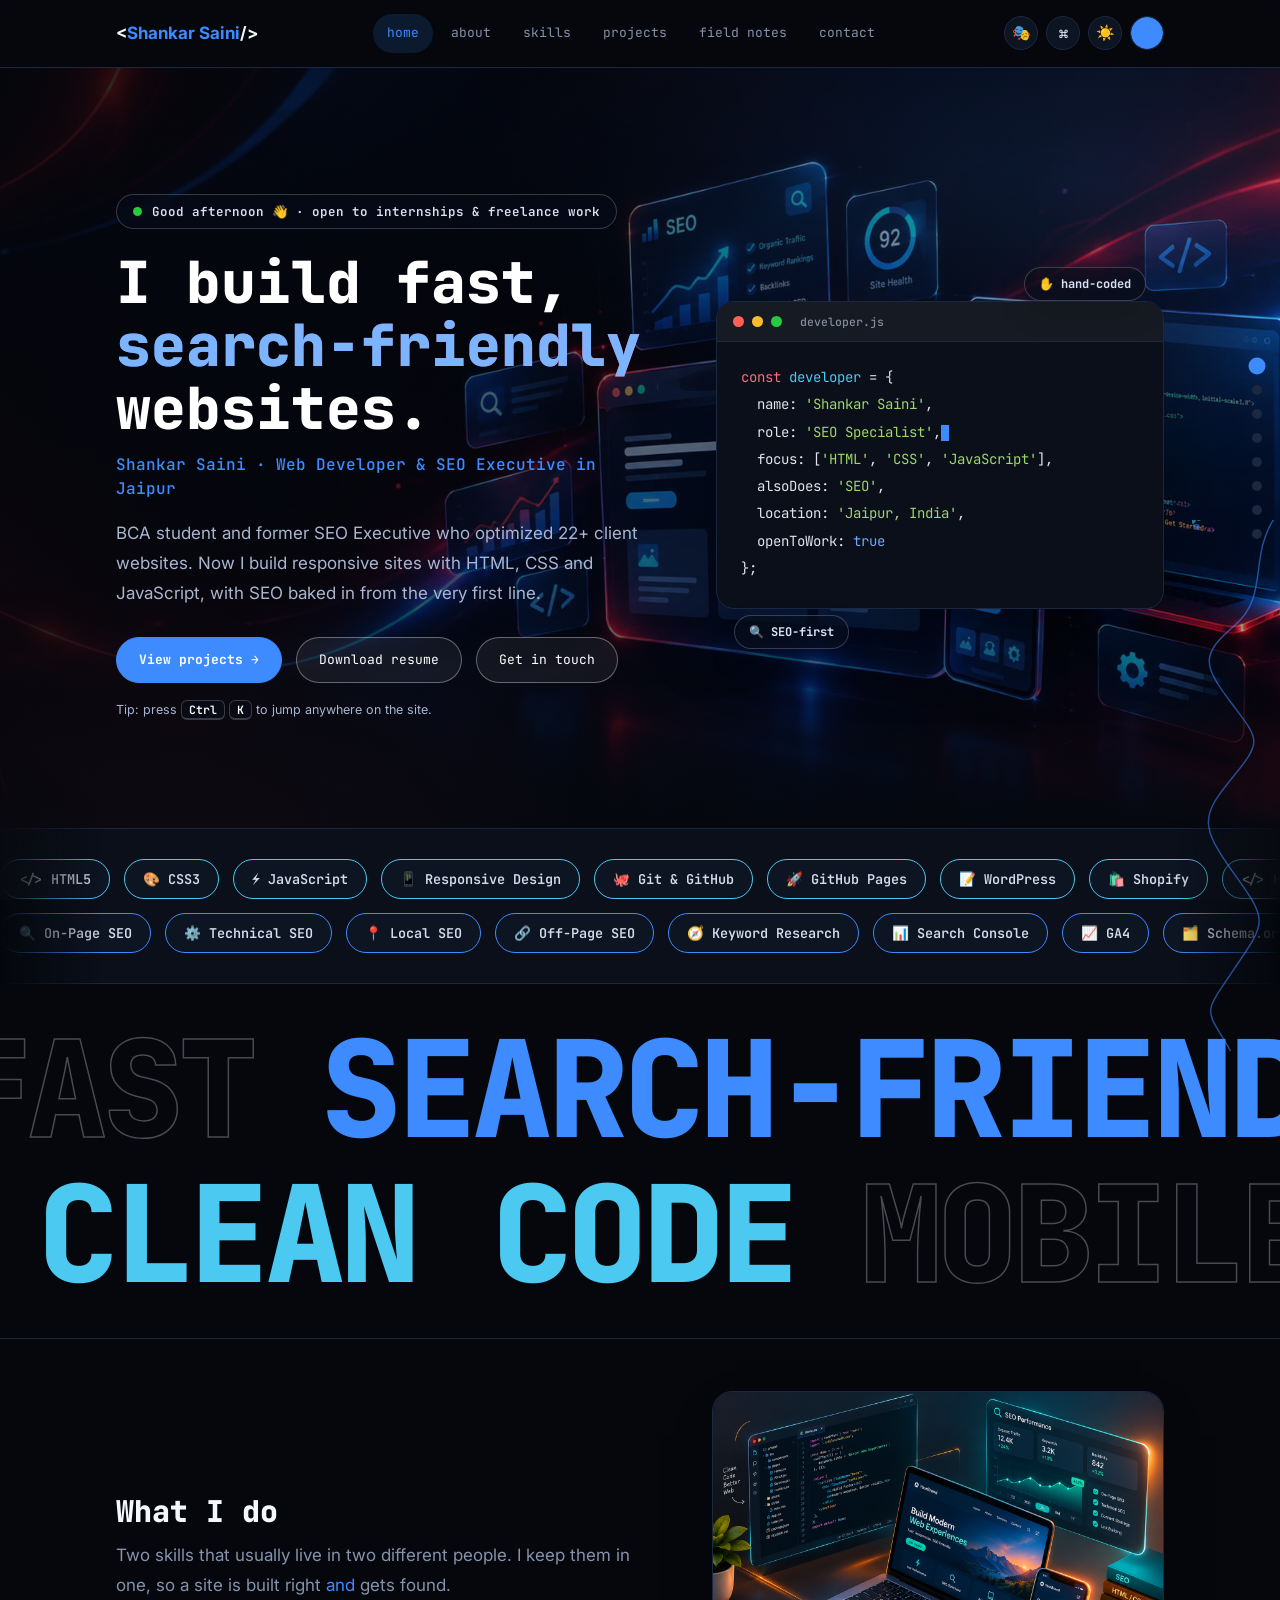
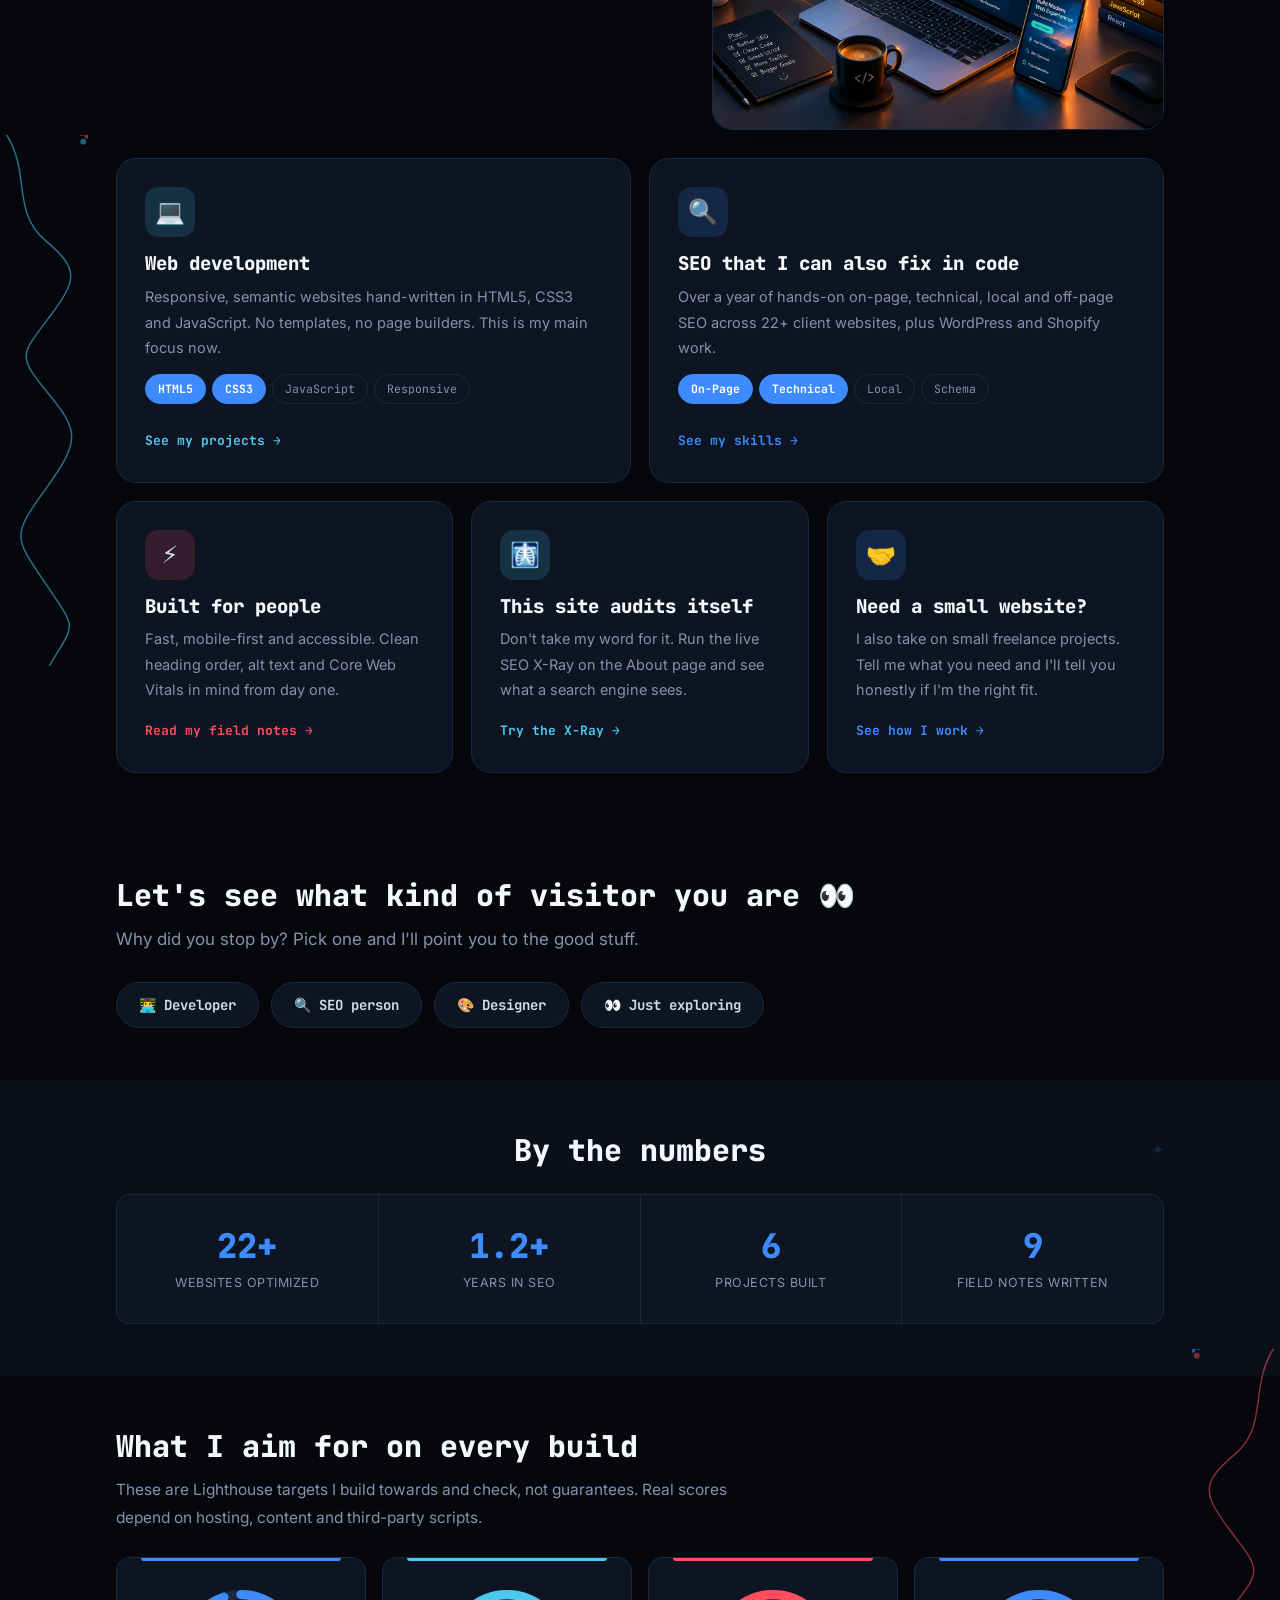
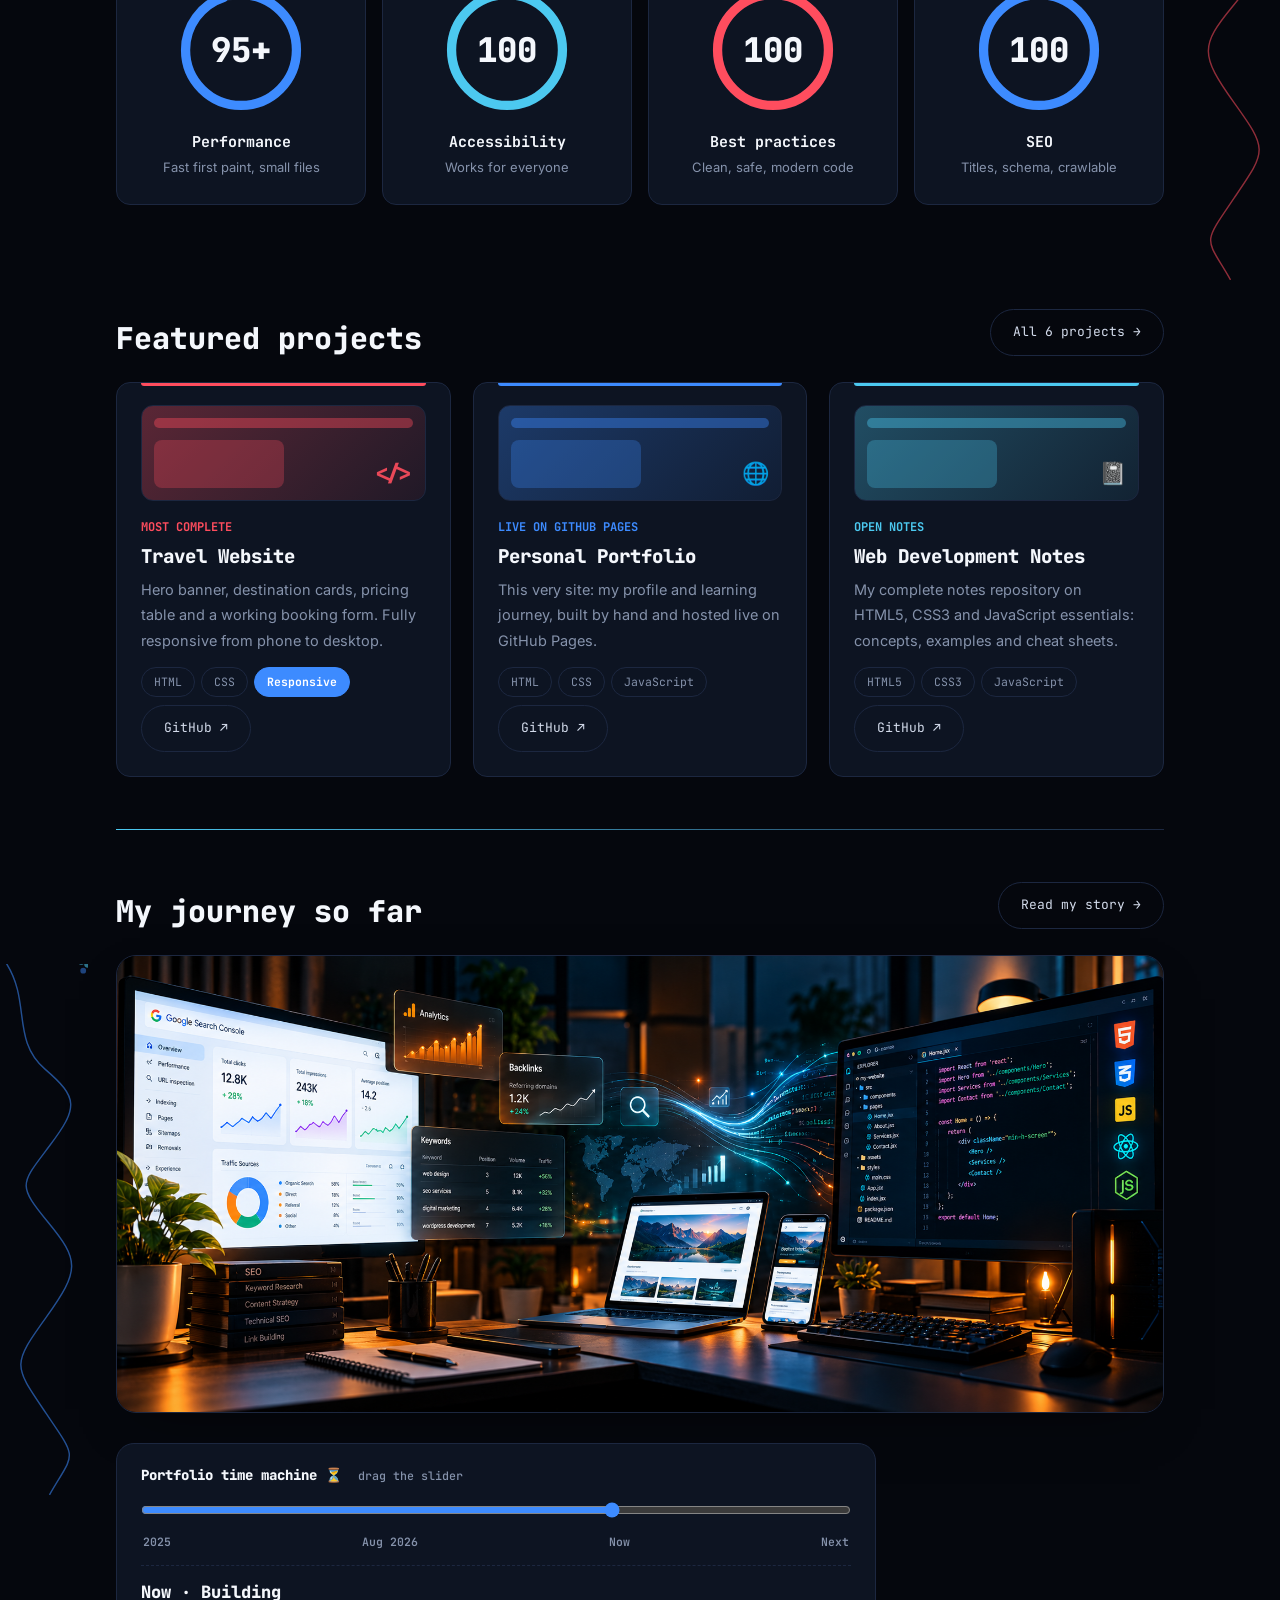
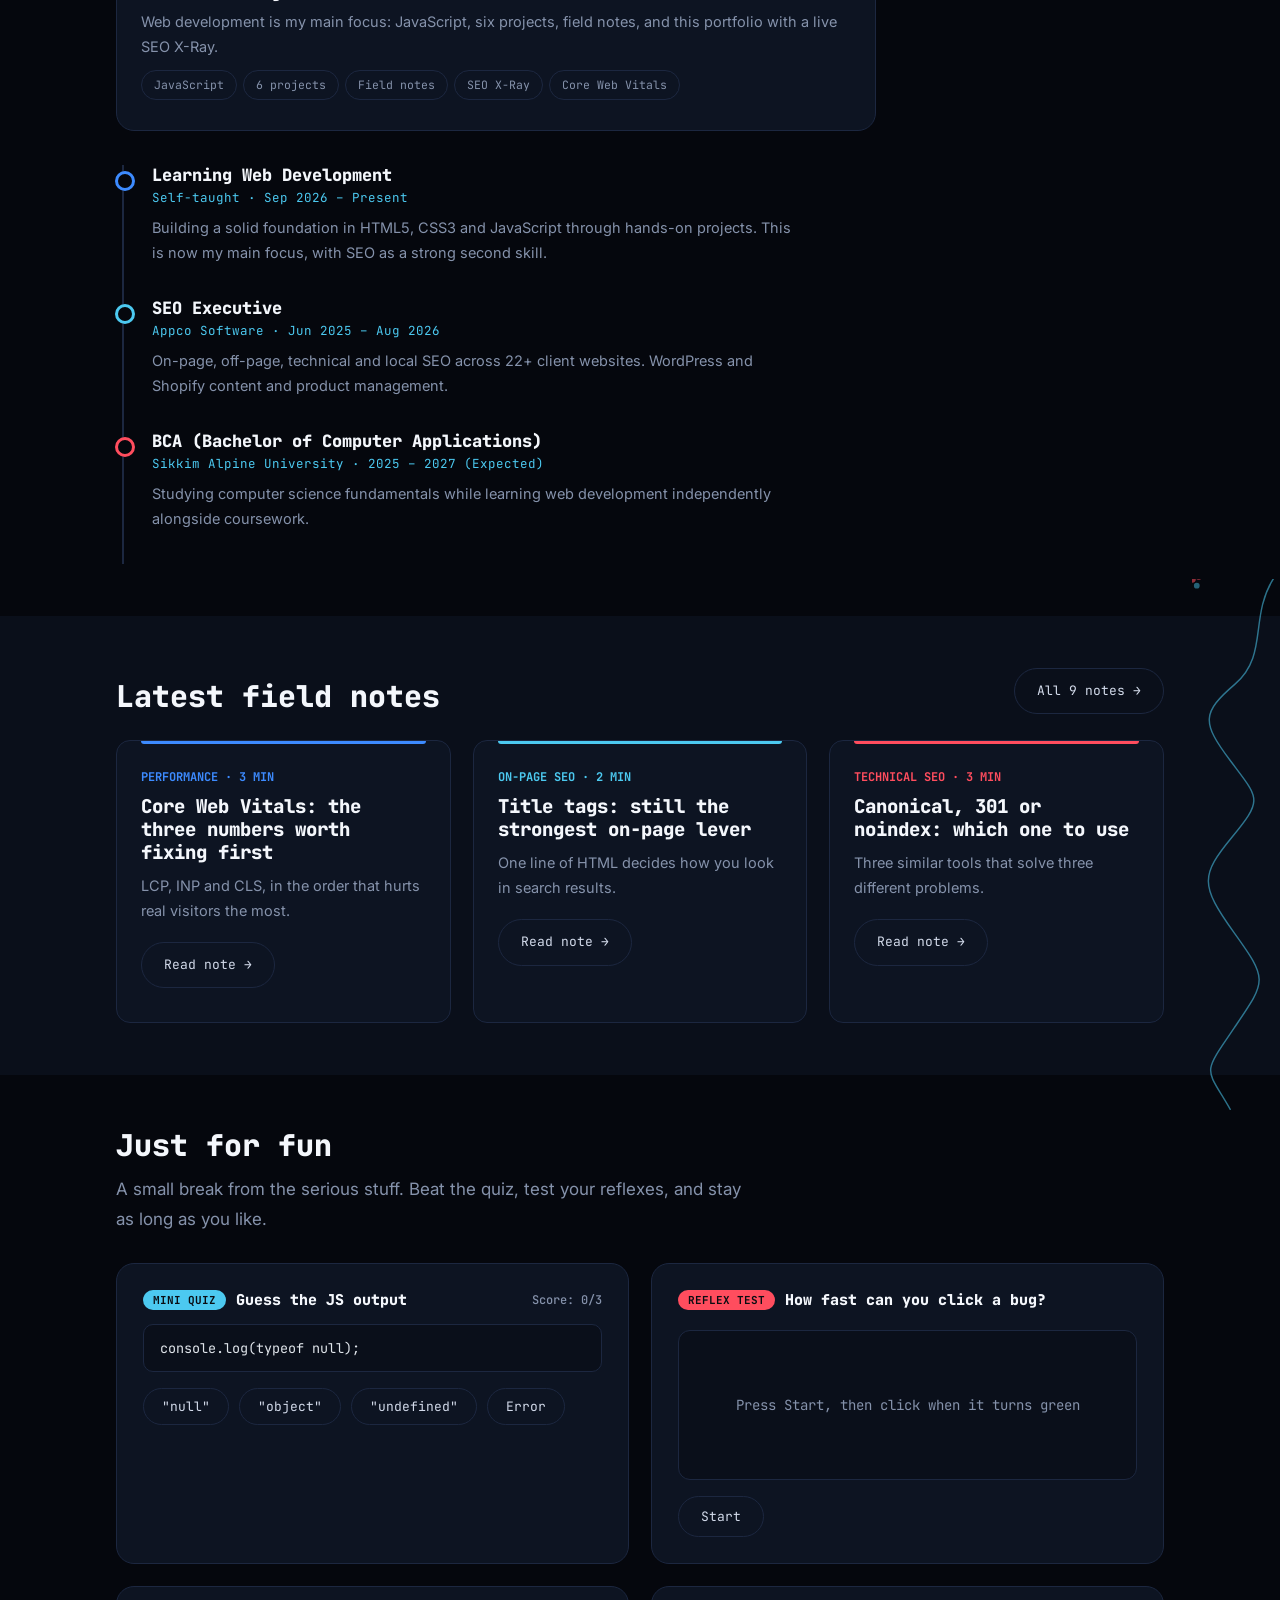
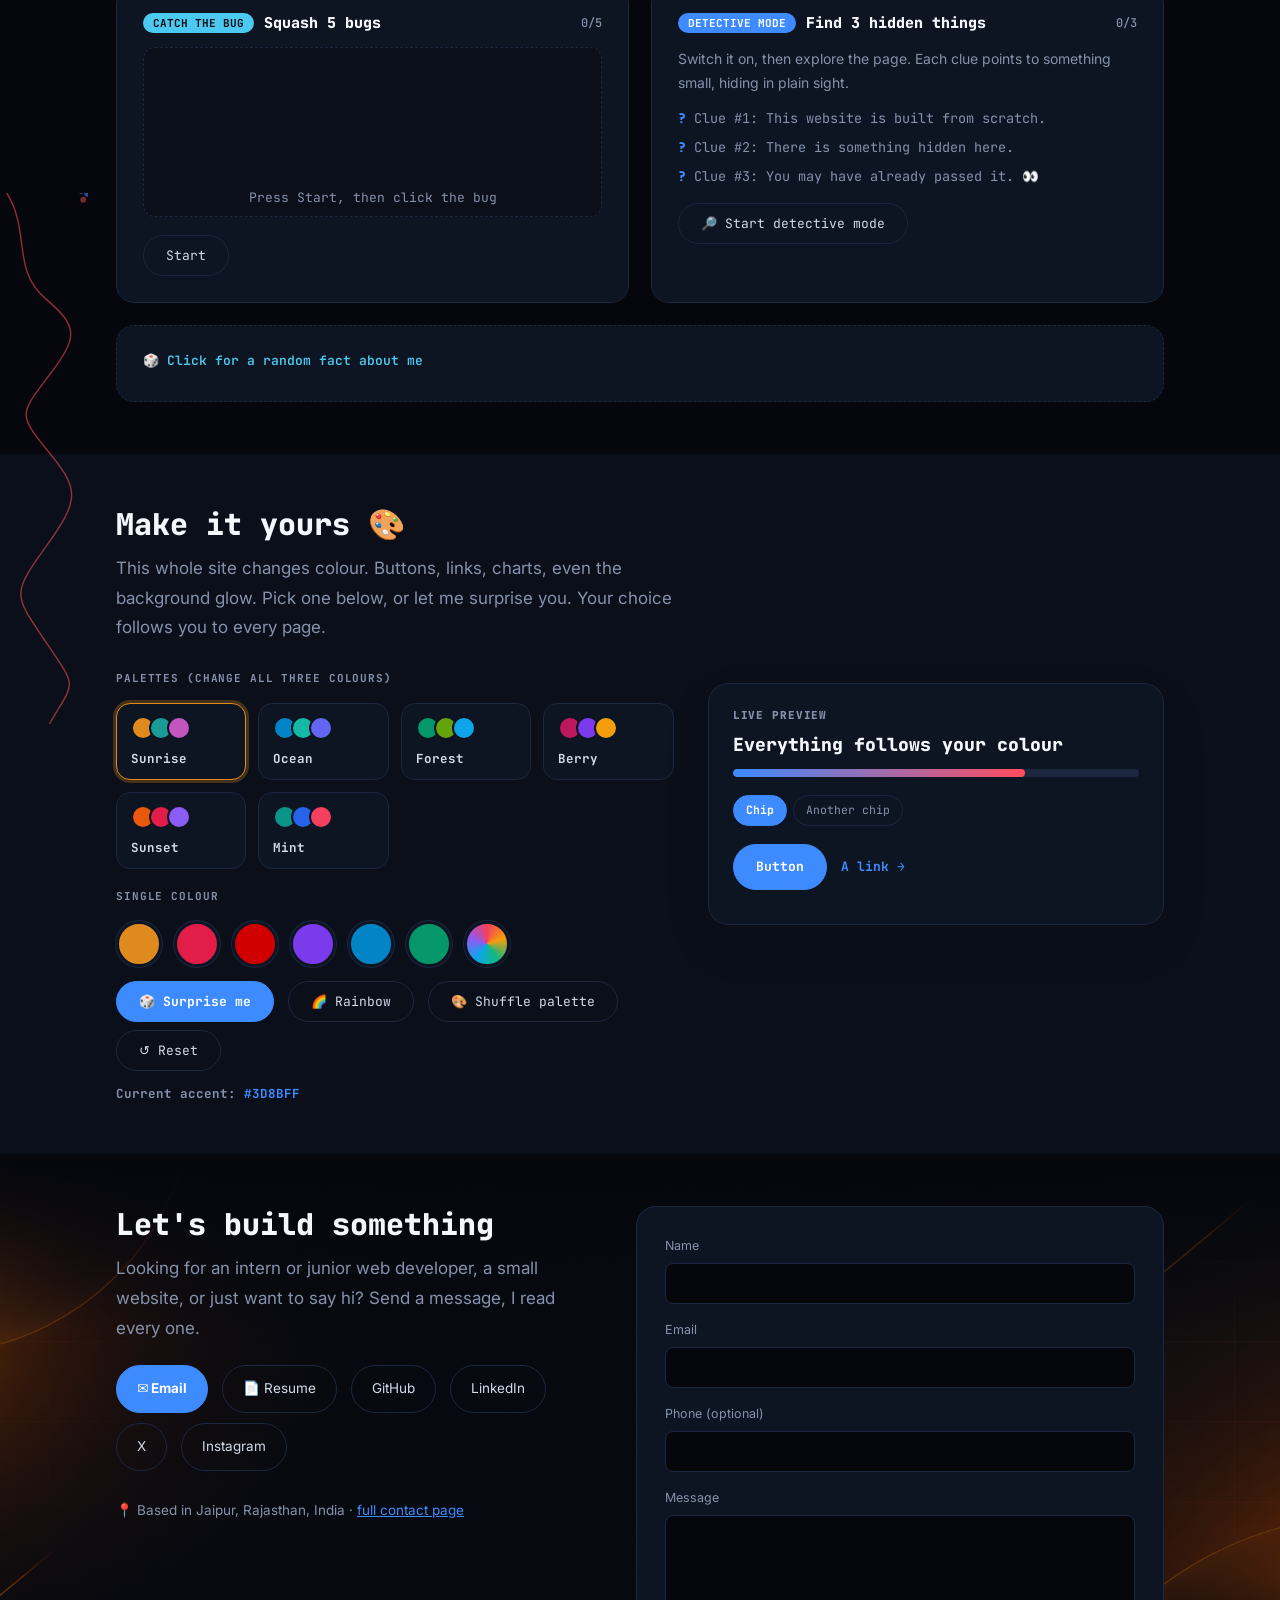
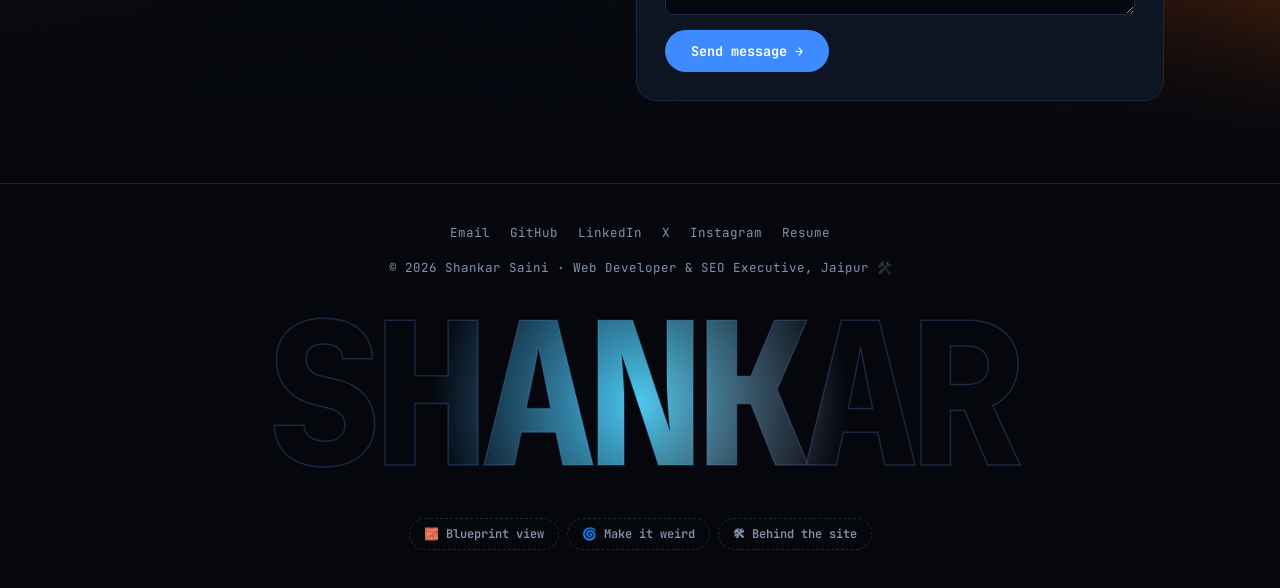
<file: index.html>
<!DOCTYPE html>
<html lang="en-IN">
<head>
<meta charset="UTF-8">
<meta name="viewport" content="width=device-width, initial-scale=1.0">

<!-- ============ SEO ============ -->
<title>Shankar Saini | Web Developer and SEO Executive in Jaipur</title>
<meta name="description" content="Shankar Saini, web developer and SEO Executive in Jaipur. I build fast, responsive websites with HTML, CSS and JavaScript, with SEO built in. See my work!">
<meta name="keywords" content="Shankar Saini, SEO Executive, Web Developer, Portfolio, HTML CSS JavaScript, Jaipur">
<meta name="author" content="Shankar Saini">
<meta name="publisher" content="Shankar Saini">
<meta name="robots" content="index, follow, max-image-preview:large, max-snippet:-1, max-video-preview:-1">
<meta name="theme-color" content="#f7f5f0" media="(prefers-color-scheme: light)">
<meta name="theme-color" content="#0b0e13" media="(prefers-color-scheme: dark)">
<meta name="color-scheme" content="light dark">
<link rel="canonical" href="https://shankar-saini.github.io/">
<link rel="alternate" hreflang="en-in" href="https://shankar-saini.github.io/">
<link rel="alternate" hreflang="x-default" href="https://shankar-saini.github.io/">

<!-- Open Graph -->
<meta property="og:type" content="website">
<meta property="og:site_name" content="Shankar Saini">
<meta property="og:locale" content="en_IN">
<meta property="og:url" content="https://shankar-saini.github.io/">
<meta property="og:title" content="Shankar Saini — BCA Student, SEO Executive and Web Developer">
<meta property="og:description" content="Personal portfolio of Shankar Saini, a BCA student and SEO Executive based in Jaipur. Explore my web development projects.">
<meta property="og:image" content="https://shankar-saini.github.io/shankar-saini-seo-web-developer.png">
<meta property="og:image:alt" content="Shankar Saini, web developer and SEO Executive from Jaipur">

<!-- Twitter / X -->
<meta name="twitter:card" content="summary_large_image">
<meta name="twitter:site" content="@shankar_saini_5">
<meta name="twitter:creator" content="@shankar_saini_5">
<meta name="twitter:url" content="https://shankar-saini.github.io/">
<meta name="twitter:title" content="Shankar Saini — BCA Student, SEO Executive and Web Developer">
<meta name="twitter:description" content="Personal portfolio of Shankar Saini, a BCA student and SEO Executive based in Jaipur. Explore my web development projects.">
<meta name="twitter:image" content="https://shankar-saini.github.io/shankar-saini-seo-web-developer.png">

<meta name="application-name" content="Shankar Saini">
<meta name="format-detection" content="telephone=no">
<meta name="geo.region" content="IN-RJ">
<meta name="geo.placename" content="Jaipur">

<link rel="icon" type="image/png" sizes="512x512" href="favicon.png">
<link rel="icon" type="image/png" sizes="48x48" href="favicon-48.png">
<link rel="apple-touch-icon" href="favicon.png">
<link rel="manifest" href="site.webmanifest">
<link rel="sitemap" type="application/xml" title="Sitemap" href="sitemap.xml">
<link rel="alternate" type="application/rss+xml" title="Shankar Saini | Field Notes" href="feed.xml">
<link rel="preconnect" href="https://fonts.googleapis.com"><link rel="preconnect" href="https://fonts.gstatic.com" crossorigin>
<link href="https://fonts.googleapis.com/css2?family=JetBrains+Mono:wght@400;500;700;800&family=Inter:wght@400;500;600;700&display=swap" rel="stylesheet">
<link rel="preload" as="image" href="banner-2.jpg" media="(min-width:769px)" fetchpriority="high">
<link rel="stylesheet" href="site.css">

<script>try{var d=document.documentElement;if(localStorage.getItem('theme')!=='light')d.dataset.theme='dark';if(sessionStorage.getItem('splash')||matchMedia('(prefers-reduced-motion: reduce)').matches)d.classList.add('nosplash')}catch(e){}</script>

<!-- Google tag (gtag.js) -->
<script async src="https://www.googletagmanager.com/gtag/js?id=G-Q1R4DN3MT4"></script>
<script>
  window.dataLayer = window.dataLayer || [];
  function gtag(){dataLayer.push(arguments);}
  gtag('js', new Date());
  gtag('config', 'G-Q1R4DN3MT4');
</script>

<!-- Structured data -->
<script type="application/ld+json">
{
"@context":"https://schema.org",
"@graph":[
{"@type":"WebSite","@id":"https://shankar-saini.github.io/#website","url":"https://shankar-saini.github.io/","name":"Shankar Saini","description":"Portfolio of Shankar Saini, web developer and SEO Executive in Jaipur.","inLanguage":"en-IN","publisher":{"@id":"https://shankar-saini.github.io/#person"}},
{"@type":"Person","@id":"https://shankar-saini.github.io/#person","name":"Shankar Saini","url":"https://shankar-saini.github.io/","image":"https://shankar-saini.github.io/shankar-saini-seo-web-developer.png","description":"Web developer and SEO Executive from Jaipur, India. BCA student building websites with HTML, CSS and JavaScript.","jobTitle":"Web Developer & SEO Executive","email":"mailto:shankarsaini8107@gmail.com","alumniOf":{"@type":"CollegeOrUniversity","name":"Sikkim Alpine University"},"address":{"@type":"PostalAddress","addressLocality":"Jaipur","addressRegion":"Rajasthan","addressCountry":"IN"},"sameAs":["https://www.linkedin.com/in/shankar-saini/","https://github.com/shankar-saini","https://www.instagram.com/shankar_saini.523/","https://x.com/shankar_saini_5"],"knowsAbout":["Web Development","HTML5","CSS3","JavaScript","Responsive Design","Search Engine Optimization","On-Page SEO","Technical SEO","Local SEO","WordPress","Shopify"]},
{"@type":"ProfilePage","@id":"https://shankar-saini.github.io/#page","url":"https://shankar-saini.github.io/","name":"Shankar Saini | Web Developer and SEO Executive in Jaipur","inLanguage":"en-IN","isPartOf":{"@id":"https://shankar-saini.github.io/#website"},"mainEntity":{"@id":"https://shankar-saini.github.io/#person"},"dateModified":"2026-10-01"},
{"@type":"ItemList","name":"Featured projects by Shankar Saini","itemListElement":[
{"@type":"ListItem","position":1,"item":{"@type":"SoftwareSourceCode","name":"Personal Portfolio","description":"This portfolio website, built with HTML, CSS and JavaScript and hosted on GitHub Pages.","programmingLanguage":["HTML","CSS","JavaScript"],"codeRepository":"https://github.com/shankar-saini/shankar-saini.github.io","author":{"@id":"https://shankar-saini.github.io/#person"}}},
{"@type":"ListItem","position":2,"item":{"@type":"SoftwareSourceCode","name":"Web Development Notes","description":"Notes repository on HTML5, CSS3 and JavaScript essentials with examples and cheat sheets.","programmingLanguage":["HTML","CSS","JavaScript"],"codeRepository":"https://github.com/shankar-saini/web-development-notes","author":{"@id":"https://shankar-saini.github.io/#person"}}}
]}
]
}
</script>

<noscript><style>.rv{opacity:1!important;translate:none!important}.splash,.orn,#kbtn{display:none!important}</style></noscript>

<link rel="stylesheet" href="/home.css?v=1">
<script>try{var P=JSON.parse(localStorage.getItem('palette')||'null'),H=/^#[0-9a-f]{6}$/i;if(P&&H.test(P.t)&&H.test(P.p)){var S=document.documentElement.style;S.setProperty('--teal',P.t);S.setProperty('--pink',P.p)}}catch(e){}</script>

</head>
<body>

<div class="splash" id="splash" aria-hidden="true">
  <div class="splash-logo">&lt;<b>Shankar Saini</b>/&gt;</div>
  <div class="splash-bar"><i></i></div>
</div>

<a class="skip" href="#main">Skip to content</a>
<div id="pg" aria-hidden="true"></div>

<header><div class="wrap bar">
<a class="logo" href="/" id="logo" aria-label="Shankar Saini, home">&lt;<b>Shankar Saini</b>/&gt;</a>
<button class="ico" id="mb" aria-label="Open menu" aria-expanded="false" aria-controls="nv">☰</button>
<nav id="nv" aria-label="Main">
<a href="/" class="on" aria-current="page">home</a><a href="/about">about</a><a href="/skills">skills</a>
<a href="/projects">projects</a><a href="/field-notes">field notes</a><a href="/contact">contact</a>
</nav>
<div class="ctl">
<button class="ico" id="kbtn" aria-label="Open quick navigation (Ctrl K)" title="Quick navigation (Ctrl+K)">⌘</button>
<button class="ico" id="th" aria-label="Toggle dark mode" title="Toggle theme">🌙</button>
<input type="color" id="cp" class="ico" value="#3d8bff" aria-label="Pick your accent color" title="Pick your accent color">
<div class="nudge-pop" id="nudge" role="status" hidden>
🎨 Psst! Tap this colour dot to repaint the whole site.<br>
<button type="button" id="nudgeGo">Surprise me</button><button type="button" class="x" id="nudgeX">got it</button>
</div>
</div>
</div></header>

<main id="main">

<!-- ===================== HERO ===================== -->
<section class="hero hero-home cine" aria-labelledby="page-title">
<div class="hero-media" id="heroMedia" aria-hidden="true">
<div class="hm-slides" id="hmSlides"></div>
<video class="hm-video" id="hmVideo" muted loop playsinline preload="none" data-src="hero-video.mp4"></video>
<div class="hm-shade"></div>
</div>
<div class="blob b1"></div><div class="blob b2"></div><div class="blob b3"></div>
<div class="wrap hgrid">
<div>
<p class="status rv"><button type="button" class="dt dt-dot" data-dt="3" aria-label="Hidden item: a green dot (for Detective mode)"></button><span><span id="greet">Hello</span> · open to internships &amp; freelance work</span></p>
<h1 id="page-title" class="rv">I build fast, <em>search-friendly</em> websites.
<span class="h1-sub">Shankar Saini · Web Developer &amp; SEO Executive in Jaipur</span></h1>
<p class="lead rv">BCA student and former SEO Executive who optimized 22+ client websites. Now I build responsive sites with HTML, CSS and JavaScript, with SEO baked in from the very first line.</p>
<div class="btn-row rv">
<a class="btn pri mag" href="/projects">View projects →</a>
<a class="btn mag" href="Shankar_Saini_Resume.pdf" download>Download resume</a>
<a class="btn mag" href="/contact">Get in touch</a>
</div>
<p class="hint rv">Tip: press <kbd>Ctrl</kbd> <kbd>K</kbd> to jump anywhere on the site.</p>
</div>

<div class="hwrap rv">
<span class="float-chip c1" aria-hidden="true">✋ hand-coded</span>
<div class="hterm tiltable" role="img" aria-label="Code card: Shankar Saini, web developer in Jaipur, focus on HTML, CSS and JavaScript, also does SEO, open to work">
<div class="hterm-bar"><i style="background:#ff5f56"></i><i style="background:#ffbd2e"></i><i style="background:#27c93f"></i><span>developer.js</span></div>
<div class="hterm-body">
<div><span class="k">const</span> <span class="f">developer</span> = {</div>
<div>&nbsp;&nbsp;name: <span class="s">'Shankar Saini'</span>,</div>
<div>&nbsp;&nbsp;role: <span id="role" class="s">'Web Developer'</span>,<span class="caret"></span></div>
<div>&nbsp;&nbsp;focus: [<span class="s">'HTML'</span>, <span class="s">'CSS'</span>, <span class="s">'JavaScript'</span>],</div>
<div>&nbsp;&nbsp;alsoDoes: <span class="s">'SEO'</span>,</div>
<div>&nbsp;&nbsp;location: <span class="s">'Jaipur, India'</span>,</div>
<div>&nbsp;&nbsp;openToWork: <span class="n">true</span></div>
<div>};</div>
</div>
</div>
<span class="float-chip c2" aria-hidden="true">🔍 SEO-first</span>
</div>
</div>
</section>

<!-- ===================== TICKER ===================== -->
<div class="tick-wrap" aria-label="Skills and tools">
<ul class="tick-row r1" aria-label="Web development skills">
<li class="tk b">&lt;/&gt; HTML5</li><li class="tk b">🎨 CSS3</li><li class="tk b">⚡ JavaScript</li><li class="tk b">📱 Responsive Design</li><li class="tk b">🐙 Git &amp; GitHub</li><li class="tk b">🚀 GitHub Pages</li><li class="tk b">📝 WordPress</li><li class="tk b">🛍️ Shopify</li>
<li class="tk b" aria-hidden="true">&lt;/&gt; HTML5</li><li class="tk b" aria-hidden="true">🎨 CSS3</li><li class="tk b" aria-hidden="true">⚡ JavaScript</li><li class="tk b" aria-hidden="true">📱 Responsive Design</li><li class="tk b" aria-hidden="true">🐙 Git &amp; GitHub</li><li class="tk b" aria-hidden="true">🚀 GitHub Pages</li><li class="tk b" aria-hidden="true">📝 WordPress</li><li class="tk b" aria-hidden="true">🛍️ Shopify</li>
</ul>
<ul class="tick-row r2" aria-label="SEO skills">
<li class="tk a">🔍 On-Page SEO</li><li class="tk a">⚙️ Technical SEO</li><li class="tk a">📍 Local SEO</li><li class="tk a">🔗 Off-Page SEO</li><li class="tk a">🧭 Keyword Research</li><li class="tk a">📊 Search Console</li><li class="tk a">📈 GA4</li><li class="tk a">🗂️ Schema.org</li>
<li class="tk a" aria-hidden="true">🔍 On-Page SEO</li><li class="tk a" aria-hidden="true">⚙️ Technical SEO</li><li class="tk a" aria-hidden="true">📍 Local SEO</li><li class="tk a" aria-hidden="true">🔗 Off-Page SEO</li><li class="tk a" aria-hidden="true">🧭 Keyword Research</li><li class="tk a" aria-hidden="true">📊 Search Console</li><li class="tk a" aria-hidden="true">📈 GA4</li><li class="tk a" aria-hidden="true">🗂️ Schema.org</li>
</ul>
</div>


<!-- ===================== BIG TEXT INTERLUDE ===================== -->
<section class="bigtxt" aria-hidden="true" id="bigtxt">
<div class="bt-track" data-dir="-1"><span>FAST</span><span class="f">SEARCH-FRIENDLY</span><span>ACCESSIBLE</span><span class="t">HAND-CODED</span><span>FAST</span><span class="f">SEARCH-FRIENDLY</span><span>ACCESSIBLE</span><span class="t">HAND-CODED</span></div>
<div class="bt-track" data-dir="1"><span class="t">CLEAN CODE</span><span>MOBILE-FIRST</span><span class="f">SEO BUILT IN</span><span>NO BLOAT</span><span class="t">CLEAN CODE</span><span>MOBILE-FIRST</span><span class="f">SEO BUILT IN</span><span>NO BLOAT</span></div>
</section>

<!-- ===================== WHAT I DO ===================== -->
<section class="sec" id="what" aria-labelledby="what-h"><div class="wrap">
<div class="wgrid"><div>
<h2 id="what-h" class="rv">What I do</h2>
<p class="lead rv">Two skills that usually live in two different people. I keep them in one, so a site is built right <em style="font-style:normal;color:var(--accent-ink)">and</em> gets found.</p>
</div>
<figure class="shot rv"><img src="what-i-do.png" width="1200" height="900" loading="lazy" decoding="async" alt="Illustration of web development, SEO and responsive design work on one screen"></figure></div>
<div class="bento" style="margin-top:28px">
<article class="bt spot w3 rv" style="--c:var(--teal)">
<div class="bt-i" aria-hidden="true">💻</div>
<h3>Web development</h3>
<p>Responsive, semantic websites hand-written in HTML5, CSS3 and JavaScript. No templates, no page builders. This is my main focus now.</p>
<div class="chips"><span class="chip hot">HTML5</span><span class="chip hot">CSS3</span><span class="chip">JavaScript</span><span class="chip">Responsive</span></div>
<a class="more" href="/projects">See my projects →</a>
</article>
<article class="bt spot w3 rv" style="--c:var(--accent)">
<div class="bt-i" aria-hidden="true">🔍</div>
<h3>SEO that I can also fix in code</h3>
<p>Over a year of hands-on on-page, technical, local and off-page SEO across 22+ client websites, plus WordPress and Shopify work.</p>
<div class="chips"><span class="chip hot">On-Page</span><span class="chip hot">Technical</span><span class="chip">Local</span><span class="chip">Schema</span></div>
<a class="more" href="/skills">See my skills →</a>
</article>
<article class="bt spot rv" style="--c:var(--pink)">
<div class="bt-i" aria-hidden="true">⚡</div>
<h3>Built for people</h3>
<p>Fast, mobile-first and accessible. Clean heading order, alt text and Core Web Vitals in mind from day one.</p>
<a class="more" href="/field-notes">Read my field notes →</a>
</article>
<article class="bt spot rv" style="--c:var(--teal)">
<div class="bt-i" aria-hidden="true">🩻</div>
<h3>This site audits itself</h3>
<p>Don't take my word for it. Run the live SEO X-Ray on the About page and see what a search engine sees.</p>
<a class="more" href="/about#xray-sec">Try the X-Ray →</a>
</article>
<article class="bt spot rv" style="--c:var(--accent)">
<div class="bt-i" aria-hidden="true">🤝</div>
<h3>Need a small website?</h3>
<p>I also take on small freelance projects. Tell me what you need and I'll tell you honestly if I'm the right fit.</p>
<a class="more" href="/web-development">See how I work →</a>
</article>
</div>
</div></section>

<!-- ===================== VISITOR TEST ===================== -->
<section class="sec" id="visitor" aria-labelledby="vis-h"><div class="wrap">
<h2 id="vis-h" class="rv">Let's see what kind of visitor you are 👀</h2>
<p class="lead rv">Why did you stop by? Pick one and I'll point you to the good stuff.</p>
<div class="vchoices rv" role="group" aria-label="Why did you visit?">
<button type="button" class="vc" data-k="dev" aria-pressed="false">👨‍💻 Developer</button>
<button type="button" class="vc" data-k="seo" aria-pressed="false">🔍 SEO person</button>
<button type="button" class="vc" data-k="design" aria-pressed="false">🎨 Designer</button>
<button type="button" class="vc" data-k="explore" aria-pressed="false">👀 Just exploring</button>
</div>
<div class="vres" id="vres" role="status" aria-live="polite" hidden>
<p class="vmsg" id="vmsg"></p>
<ol class="vpath" id="vpath"></ol>
</div>
</div></section>

<!-- ===================== NUMBERS ===================== -->
<aside class="mob-banner" aria-hidden="true"><img src="banner-1.jpg" width="1920" height="1080" loading="lazy" decoding="async" alt=""></aside>

<section class="sec" aria-labelledby="num-h" style="background:var(--bg2)"><div class="wrap" style="position:relative">
<button type="button" class="dt dt-spark" data-dt="2" aria-label="Hidden item: a sparkle (for Detective mode)">✦</button>
<h2 id="num-h" class="rv" style="text-align:center">By the numbers</h2>
<div class="stats rv">
<div class="stat"><b data-to="22" data-suf="+">22+</b><span>WEBSITES OPTIMIZED</span></div>
<div class="stat"><b data-to="1.2" data-suf="+" data-dec="1">1.2+</b><span>YEARS IN SEO</span></div>
<div class="stat"><b data-to="6">6</b><span>PROJECTS BUILT</span></div>
<div class="stat"><b data-to="9">9</b><span>FIELD NOTES WRITTEN</span></div>
</div>
</div></section>

<!-- ===================== QUALITY GOALS ===================== -->
<section class="sec" id="goals" aria-labelledby="goal-h"><div class="wrap">
<h2 id="goal-h" class="rv">What I aim for on every build</h2>
<p class="rv" style="color:var(--dim);max-width:640px;margin:-14px 0 26px">These are Lighthouse targets I build towards and check, not guarantees. Real scores depend on hosting, content and third-party scripts.</p>
<div class="rings">
<div class="card ring rv" style="--v:95;--c:var(--accent)"><div class="rg"><svg viewBox="0 0 100 100" aria-hidden="true"><circle class="bg" cx="50" cy="50" r="42"/><circle class="fg" cx="50" cy="50" r="42" pathLength="100"/></svg><b><span data-cnt="95">95</span>+</b></div><strong>Performance</strong><small>Fast first paint, small files</small></div>
<div class="card ring rv" style="--v:100;--c:var(--teal)"><div class="rg"><svg viewBox="0 0 100 100" aria-hidden="true"><circle class="bg" cx="50" cy="50" r="42"/><circle class="fg" cx="50" cy="50" r="42" pathLength="100"/></svg><b><span data-cnt="100">100</span></b></div><strong>Accessibility</strong><small>Works for everyone</small></div>
<div class="card ring rv" style="--v:100;--c:var(--pink)"><div class="rg"><svg viewBox="0 0 100 100" aria-hidden="true"><circle class="bg" cx="50" cy="50" r="42"/><circle class="fg" cx="50" cy="50" r="42" pathLength="100"/></svg><b><span data-cnt="100">100</span></b></div><strong>Best practices</strong><small>Clean, safe, modern code</small></div>
<div class="card ring rv" style="--v:100;--c:var(--accent)"><div class="rg"><svg viewBox="0 0 100 100" aria-hidden="true"><circle class="bg" cx="50" cy="50" r="42"/><circle class="fg" cx="50" cy="50" r="42" pathLength="100"/></svg><b><span data-cnt="100">100</span></b></div><strong>SEO</strong><small>Titles, schema, crawlable</small></div>
</div>
</div></section>

<!-- ===================== PROJECTS ===================== -->
<section class="sec" id="projects" aria-labelledby="proj-h"><div class="wrap">
<div class="sec-head rv">
<h2 id="proj-h">Featured projects</h2>
<a class="btn" href="/projects">All 6 projects →</a>
</div>
<div class="projects">
<article class="card proj spot rv" style="--c:var(--pink)">
<div class="mini-mock" aria-hidden="true"><span>&lt;/&gt;</span></div>
<div class="lvl">MOST COMPLETE</div><h3><a class="t-link" href="/projects#featured">Travel Website</a></h3>
<p>Hero banner, destination cards, pricing table and a working booking form. Fully responsive from phone to desktop.</p>
<div><span class="chip">HTML</span><span class="chip">CSS</span><span class="chip hot">Responsive</span></div>
<a class="btn go" href="#" data-repo aria-label="Travel Website code on GitHub (link coming soon)">GitHub ↗</a>
</article>
<article class="card proj spot rv" style="--c:var(--accent)">
<div class="mini-mock" aria-hidden="true"><span>🌐</span></div>
<div class="lvl">LIVE ON GITHUB PAGES</div><h3>Personal Portfolio</h3>
<p>This very site: my profile and learning journey, built by hand and hosted live on GitHub Pages.</p>
<div><span class="chip">HTML</span><span class="chip">CSS</span><span class="chip">JavaScript</span></div>
<a class="btn go" href="https://github.com/shankar-saini/shankar-saini.github.io" target="_blank" rel="noopener" aria-label="Personal Portfolio code on GitHub (opens in a new tab)">GitHub ↗</a>
</article>
<article class="card proj spot rv" style="--c:var(--teal)">
<div class="mini-mock" aria-hidden="true"><span>📓</span></div>
<div class="lvl">OPEN NOTES</div><h3>Web Development Notes</h3>
<p>My complete notes repository on HTML5, CSS3 and JavaScript essentials: concepts, examples and cheat sheets.</p>
<div><span class="chip">HTML5</span><span class="chip">CSS3</span><span class="chip">JavaScript</span></div>
<a class="btn go" href="https://github.com/shankar-saini/web-development-notes" target="_blank" rel="noopener" aria-label="Web Development Notes on GitHub (opens in a new tab)">GitHub ↗</a>
</article>
</div>
</div></section>

<div class="divider"><div class="divider-line rv" style="--c:var(--teal)"></div></div>

<!-- ===================== JOURNEY ===================== -->
<section class="sec" id="journey" aria-labelledby="jr-h"><div class="wrap">
<div class="sec-head rv">
<h2 id="jr-h">My journey so far</h2>
<a class="btn" href="/about">Read my story →</a>
</div>
<figure class="strip rv"><img src="journey.png" width="1600" height="700" loading="lazy" decoding="async" alt="From SEO dashboards to a code editor: the shift from SEO work to web development"></figure>
<div class="tm rv">
<p class="tm-l" id="tm-h">Portfolio time machine ⏳ <small>drag the slider</small></p>
<input type="range" id="tm" min="0" max="3" step="1" value="2" aria-labelledby="tm-h" aria-valuetext="Now · Building">
<div class="tm-ticks" aria-hidden="true"><span>2025</span><span>Aug 2026</span><span>Now</span><span>Next</span></div>
<div id="tmc" aria-live="polite"></div>
</div>
<div class="tl">
<div class="rv" style="--c:var(--accent)"><h3>Learning Web Development</h3><div class="when">Self-taught · Sep 2026 – Present</div><p>Building a solid foundation in HTML5, CSS3 and JavaScript through hands-on projects. This is now my main focus, with SEO as a strong second skill.</p></div>
<div class="rv" style="--c:var(--teal)"><h3>SEO Executive</h3><div class="when">Appco Software · Jun 2025 – Aug 2026</div><p>On-page, off-page, technical and local SEO across 22+ client websites. WordPress and Shopify content and product management.</p></div>
<div class="rv" style="--c:var(--pink)"><h3>BCA (Bachelor of Computer Applications)</h3><div class="when">Sikkim Alpine University · 2025 – 2027 (Expected)</div><p>Studying computer science fundamentals while learning web development independently alongside coursework.</p></div>
</div>
</div></section>

<!-- ===================== FIELD NOTES ===================== -->
<section class="sec" id="notes" aria-labelledby="fn-h" style="background:var(--bg2)"><div class="wrap">
<div class="sec-head rv">
<h2 id="fn-h">Latest field notes</h2>
<a class="btn" href="/field-notes">All 9 notes →</a>
</div>
<div class="grid">
<article class="card note-card spot rv" style="--c:var(--accent)"><div class="lvl">PERFORMANCE · 3 MIN</div><h3>Core Web Vitals: the three numbers worth fixing first</h3><p>LCP, INP and CLS, in the order that hurts real visitors the most.</p><a class="btn go" href="/field-notes#core-web-vitals">Read note →</a></article>
<article class="card note-card spot rv" style="--c:var(--teal)"><div class="lvl">ON-PAGE SEO · 2 MIN</div><h3>Title tags: still the strongest on-page lever</h3><p>One line of HTML decides how you look in search results.</p><a class="btn go" href="/field-notes#title-tags">Read note →</a></article>
<article class="card note-card spot rv" style="--c:var(--pink)"><div class="lvl">TECHNICAL SEO · 3 MIN</div><h3>Canonical, 301 or noindex: which one to use</h3><p>Three similar tools that solve three different problems.</p><a class="btn go" href="/field-notes#canonical-vs-redirect">Read note →</a></article>
</div>
</div></section>

<!-- ===================== JUST FOR FUN ===================== -->
<section class="sec" id="fun" aria-labelledby="fun-h"><div class="wrap">
<h2 id="fun-h" class="rv">Just for fun</h2>
<p class="lead rv">A small break from the serious stuff. Beat the quiz, test your reflexes, and stay as long as you like.</p>
<div class="fun-grid" style="margin-top:28px">

<div class="fun-card rv">
<div class="fun-top"><span class="badge">MINI QUIZ</span><h3>Guess the JS output</h3><span class="fun-score" id="qScore">Score: 0/3</span></div>
<div class="quiz-code" id="qCode">console.log(typeof null);</div>
<div class="quiz-options" id="qOpts"></div>
<div class="quiz-result" id="qRes" aria-live="polite"></div>
<button class="btn" id="qNext" type="button" hidden>Next question →</button>
</div>

<div class="fun-card rv">
<div class="fun-top"><span class="badge p">REFLEX TEST</span><h3>How fast can you click a bug?</h3><span class="fun-score" id="rBest"></span></div>
<div class="reflex-box" id="rBox" role="button" tabindex="0" aria-label="Reflex area"><span id="rText">Press Start, then click when it turns green</span></div>
<button class="btn" id="rBtn" type="button" style="margin-top:0">Start</button>
</div>

<div class="fun-card rv">
<div class="fun-top"><span class="badge">CATCH THE BUG</span><h3>Squash 5 bugs</h3><span class="fun-score" id="bScore">0/5</span></div>
<div class="arena" id="arena"><button class="bug" id="bug" type="button" aria-label="A bug. Click it!" hidden>🐛</button><span class="arena-msg" id="bMsg">Press Start, then click the bug</span></div>
<button class="btn" id="bBtn" type="button">Start</button>
</div>

<div class="fun-card rv" id="dcard">
<div class="fun-top"><span class="badge a">DETECTIVE MODE</span><h3>Find 3 hidden things</h3><span class="fun-score" id="dScore">0/3</span></div>
<p style="color:var(--dim);font-size:14px;margin-bottom:12px">Switch it on, then explore the page. Each clue points to something small, hiding in plain sight.</p>
<ul class="d-list" id="dList"></ul>
<button class="btn" id="dBtn" type="button">🔎 Start detective mode</button>
</div>

<button class="fun-card fact rv" id="fact" type="button">
<span class="fact-l">🎲 Click for a random fact about me</span>
<span class="fact-t" id="factT" aria-live="polite"></span>
</button>
</div>
</div></section>

<!-- ===================== COLOUR LAB ===================== -->
<section class="sec" id="colorlab" aria-labelledby="lab-h" style="background:var(--bg2)"><div class="wrap">
<div class="lab">
<div>
<h2 id="lab-h" class="rv">Make it yours 🎨</h2>
<p class="lead rv">This whole site changes colour. Buttons, links, charts, even the background glow. Pick one below, or let me surprise you. Your choice follows you to every page.</p>
<p class="lab-sub rv">Palettes (change all three colours)</p>
<div class="pals rv" role="group" aria-label="Colour palettes" id="pals">
<button class="pal" type="button" data-n="Sunrise" data-a="#e08a1e" data-t="#1a9c95" data-p="#c454c0" style="--a:#e08a1e;--t:#1a9c95;--p:#c454c0" aria-pressed="false"><span class="pd"><i></i><i></i><i></i></span>Sunrise</button>
<button class="pal" type="button" data-n="Ocean" data-a="#0284c7" data-t="#14b8a6" data-p="#6366f1" style="--a:#0284c7;--t:#14b8a6;--p:#6366f1" aria-pressed="false"><span class="pd"><i></i><i></i><i></i></span>Ocean</button>
<button class="pal" type="button" data-n="Forest" data-a="#059669" data-t="#65a30d" data-p="#0ea5e9" style="--a:#059669;--t:#65a30d;--p:#0ea5e9" aria-pressed="false"><span class="pd"><i></i><i></i><i></i></span>Forest</button>
<button class="pal" type="button" data-n="Berry" data-a="#be185d" data-t="#7c3aed" data-p="#f59e0b" style="--a:#be185d;--t:#7c3aed;--p:#f59e0b" aria-pressed="false"><span class="pd"><i></i><i></i><i></i></span>Berry</button>
<button class="pal" type="button" data-n="Sunset" data-a="#ea580c" data-t="#e11d48" data-p="#8b5cf6" style="--a:#ea580c;--t:#e11d48;--p:#8b5cf6" aria-pressed="false"><span class="pd"><i></i><i></i><i></i></span>Sunset</button>
<button class="pal" type="button" data-n="Mint" data-a="#0d9488" data-t="#2563eb" data-p="#f43f5e" style="--a:#0d9488;--t:#2563eb;--p:#f43f5e" aria-pressed="false"><span class="pd"><i></i><i></i><i></i></span>Mint</button>
</div>
<p class="lab-sub rv">Single colour</p>
<div class="swatches rv" role="group" aria-label="Accent colour presets" id="sws">
<button class="sw" type="button" data-c="#e08a1e" style="--s:#e08a1e" aria-label="Amber" aria-pressed="false"></button>
<button class="sw" type="button" data-c="#e11d48" style="--s:#e11d48" aria-label="Rose" aria-pressed="false"></button>
<button class="sw" type="button" data-c="#d10000" style="--s:#d10000" aria-label="Crimson" aria-pressed="false"></button>
<button class="sw" type="button" data-c="#7c3aed" style="--s:#7c3aed" aria-label="Violet" aria-pressed="false"></button>
<button class="sw" type="button" data-c="#0284c7" style="--s:#0284c7" aria-label="Ocean" aria-pressed="false"></button>
<button class="sw" type="button" data-c="#059669" style="--s:#059669" aria-label="Emerald" aria-pressed="false"></button>
<span class="sw sw-custom" title="Pick any colour"><input type="color" id="labColor" value="#3d8bff" aria-label="Pick a custom colour"></span>
</div>
<div class="lab-act rv">
<button class="btn pri" type="button" id="surprise">🎲 Surprise me</button>
<button class="btn" type="button" id="rainbow">🌈 Rainbow</button>
<button class="btn" type="button" id="shufflePal">🎨 Shuffle palette</button>
<button class="btn" type="button" id="resetC">↺ Reset</button>
<p class="hex">Current accent: <b id="hex">#3D8BFF</b></p>
</div>
</div>
<div class="preview rv" aria-hidden="true">
<div class="pv-t">Live preview</div>
<h3>Everything follows your colour</h3>
<div class="pv-bar"><i></i></div>
<span class="chip hot">Chip</span><span class="chip">Another chip</span><br>
<span class="btn pri" style="margin-top:10px">Button</span> <span class="pv-link">A link →</span>
</div>
</div>
</div></section>

<!-- ===================== CONTACT ===================== -->
<section class="sec" id="contact" aria-labelledby="ct-h"><div class="wrap cgrid">
<div>
<h2 id="ct-h" class="rv">Let's build something</h2>
<p class="lead rv" style="margin-bottom:22px">Looking for an intern or junior web developer, a small website, or just want to say hi? Send a message, I read every one.</p>
<div class="rv">
<a class="pill pri" href="mailto:shankarsaini8107@gmail.com">✉ Email</a>
<a class="pill" href="Shankar_Saini_Resume.pdf" download>📄 Resume</a>
<a class="pill" href="https://github.com/shankar-saini" target="_blank" rel="noopener me">GitHub</a>
<a class="pill" href="https://www.linkedin.com/in/shankar-saini/" target="_blank" rel="noopener me">LinkedIn</a>
<a class="pill" href="https://x.com/shankar_saini_5" target="_blank" rel="noopener me">X</a>
<a class="pill" href="https://www.instagram.com/shankar_saini.523/" target="_blank" rel="noopener me">Instagram</a>
</div>
<p style="color:var(--dim);font-size:13.5px;margin-top:18px">📍 Based in Jaipur, Rajasthan, India · <a href="/contact" style="color:var(--accent-ink);text-decoration:underline">full contact page</a></p>
</div>

<div class="cbox rv">
<form id="cf" action="https://formspree.io/f/xdeogvov" method="POST">
<input type="hidden" name="_subject" value="New message from shankar-saini.github.io (home)">
<div class="hp" aria-hidden="true"><label>Leave empty<input type="text" name="_gotcha" tabindex="-1" autocomplete="off"></label></div>
<div class="fg"><label for="name">Name</label><input type="text" id="name" name="name" required autocomplete="name" maxlength="80"></div>
<div class="fg"><label for="email">Email</label><input type="email" id="email" name="email" required autocomplete="email" maxlength="120"></div>
<div class="fg"><label for="phone">Phone (optional)</label><input type="tel" id="phone" name="phone_no" autocomplete="tel" maxlength="20"></div>
<div class="fg"><label for="msg">Message</label><textarea id="msg" name="msg" required minlength="10" maxlength="2000"></textarea></div>
<button type="submit" class="sub" id="send">Send message →</button>
<span class="formnote" id="fn" role="status" aria-live="polite">✓ Message sent. Thanks for reaching out!</span>
<p class="err" id="err" role="alert" hidden></p>
</form>
</div>
</div></section>

</main>

<footer><div class="wrap">
<p><a href="mailto:shankarsaini8107@gmail.com">Email</a><a href="https://github.com/shankar-saini" target="_blank" rel="noopener me">GitHub</a><a href="https://www.linkedin.com/in/shankar-saini/" target="_blank" rel="noopener me">LinkedIn</a><a href="https://x.com/shankar_saini_5" target="_blank" rel="noopener me">X</a><a href="https://www.instagram.com/shankar_saini.523/" target="_blank" rel="noopener me">Instagram</a><a href="Shankar_Saini_Resume.pdf" download>Resume</a></p>
<p style="margin-top:14px">© 2026 Shankar Saini · Web Developer &amp; SEO Executive, Jaipur<button type="button" class="dt dt-hammer" data-dt="1" aria-label="Hidden item: a tiny hammer (for Detective mode)">🛠️</button></p>
<div class="mega" id="mega" data-t="SHANKAR" aria-hidden="true">SHANKAR</div>
</div></footer>

<nav class="rail" id="rail" aria-label="Page sections"><a href="#top" data-l="Home" aria-label="Home" class="on"></a><a href="#what" data-l="What I do" aria-label="What I do"></a><a href="#goals" data-l="Goals" aria-label="Goals"></a><a href="#projects" data-l="Projects" aria-label="Projects"></a><a href="#journey" data-l="Journey" aria-label="Journey"></a><a href="#notes" data-l="Notes" aria-label="Notes"></a><a href="#fun" data-l="Fun" aria-label="Fun"></a><a href="#contact" data-l="Contact" aria-label="Contact"></a></nav>
<div id="sprog" aria-hidden="true"></div>

<!-- command palette -->
<div class="cmdk" id="cmdk" role="dialog" aria-modal="true" aria-label="Quick navigation" hidden>
<div class="cmdk-box">
<input id="cmdq" type="text" placeholder="Jump to a page or run an action…" autocomplete="off" aria-label="Search pages and actions">
<ul id="cmdl" role="listbox" aria-label="Results"></ul>
<p class="cmdk-foot">↑ ↓ to move · Enter to open · Esc to close</p>
</div>
</div>

<div class="toast" id="toast" role="status" aria-live="polite"></div>
<button class="totop" id="totop" type="button" aria-label="Back to top">↑</button>

<script defer>
(function(){
'use strict';
var root=document.documentElement;
function get(k){try{return localStorage.getItem(k)}catch(e){return null}}
function set(k,v){try{localStorage.setItem(k,v)}catch(e){}}
function sget(k){try{return sessionStorage.getItem(k)}catch(e){return null}}
function sset(k,v){try{sessionStorage.setItem(k,v)}catch(e){}}
function el(tag,cls,text){var e=document.createElement(tag);if(cls)e.className=cls;if(text!=null)e.textContent=text;return e}
function $(id){return document.getElementById(id)}
var reduce=matchMedia('(prefers-reduced-motion: reduce)').matches;
var fine=matchMedia('(hover:hover) and (pointer:fine)').matches;

/* ---------- toast + confetti ---------- */
var toastEl=$('toast'),toastT;
function toast(msg){toastEl.textContent=msg;toastEl.classList.add('show');clearTimeout(toastT);toastT=setTimeout(function(){toastEl.classList.remove('show')},2600)}
function boom(x,y){
if(reduce)return;
var cols=['var(--accent)','var(--teal)','var(--pink)','#ffbd2e','#27c93f'];
for(var i=0;i<34;i++){
var p=el('i','cf');p.style.left=x+'px';p.style.top=y+'px';p.style.background=cols[i%cols.length];document.body.appendChild(p);
var a=Math.random()*Math.PI*2,v=80+Math.random()*190,dx=Math.cos(a)*v,dy=Math.sin(a)*v-130;
var an=p.animate([{transform:'translate(0,0) rotate(0deg)',opacity:1},{transform:'translate('+dx+'px,'+(dy+280)+'px) rotate('+Math.round(Math.random()*720)+'deg)',opacity:0}],{duration:1200+Math.random()*600,easing:'cubic-bezier(.2,.7,.3,1)'});
an.onfinish=(function(n){return function(){n.remove()}})(p);
}}
function boomEl(e){var r=e.getBoundingClientRect();boom(r.left+r.width/2,r.top+r.height/2)}

/* ---------- accent colour engine ---------- */
var cp=$('cp'),DEF='#3d8bff',sws=[].slice.call(document.querySelectorAll('.sw[data-c]'));
function onAccent(c){var n=parseInt(c.slice(1),16),r=n>>16,g=(n>>8)&255,b=n&255;var L=(0.299*r+0.587*g+0.114*b)/255;root.style.setProperty('--on-accent',L>0.6?'#0a0d12':'#ffffff')}
var pals=[].slice.call(document.querySelectorAll('.pal'));
function curPal(){try{return JSON.parse(get('palette')||'null')}catch(e){return null}}
function syncSw(){
var c=cp.value.toLowerCase(),pr=curPal();
sws.forEach(function(b){b.setAttribute('aria-pressed',b.dataset.c.toLowerCase()===c)});
pals.forEach(function(b,i){var on=i===0?(!pr&&c===DEF):(!!pr&&pr.t.toLowerCase()===b.dataset.t&&c===b.dataset.a);b.setAttribute('aria-pressed',on)});
$('hex').textContent=c.toUpperCase();$('labColor').value=c;
}
function applyAccent(c,save){root.style.setProperty('--accent',c);onAccent(c);cp.value=c;if(save!==false)set('accentColor',c);syncSw()}
function resetAccent(){['--accent','--on-accent','--teal','--pink'].forEach(function(v){root.style.removeProperty(v)});try{localStorage.removeItem('accentColor');localStorage.removeItem('palette')}catch(e){}cp.value=DEF;syncSw()}
function applyPalette(b){
if(b.dataset.n==='Sunrise'){resetAccent();toast('🎨 Palette: Sunrise');return}
root.style.setProperty('--teal',b.dataset.t);root.style.setProperty('--pink',b.dataset.p);
set('palette',JSON.stringify({t:b.dataset.t,p:b.dataset.p}));
applyAccent(b.dataset.a);toast('🎨 Palette: '+b.dataset.n);
}
function shufflePalette(){var b=pals[1+Math.floor(Math.random()*(pals.length-1))];applyPalette(b)}
function hsl2hex(h,s,l){s/=100;l/=100;var a=s*Math.min(l,1-l);function f(n){var k=(n+h/30)%12;var c=l-a*Math.max(-1,Math.min(k-3,Math.min(9-k,1)));var x=Math.round(255*c).toString(16);return x.length<2?'0'+x:x}return '#'+f(0)+f(8)+f(4)}
function surprise(){applyAccent(hsl2hex(Math.floor(Math.random()*360),72,46));toast('🎨 New colour: '+cp.value.toUpperCase())}
var rb=null;
function rainbow(){
if(reduce){surprise();return}
if(rb)return;var h=Math.random()*360,n=0;
rb=setInterval(function(){h=(h+14)%360;applyAccent(hsl2hex(h,75,46),false);if(++n>40){clearInterval(rb);rb=null;set('accentColor',cp.value);toast('🌈 Kept: '+cp.value.toUpperCase())}},120);
}
var saved=get('accentColor');
if(saved&&/^#[0-9a-f]{6}$/i.test(saved)){root.style.setProperty('--accent',saved);onAccent(saved);cp.value=saved}
cp.addEventListener('input',function(e){applyAccent(e.target.value);hideNudge()});
sws.forEach(function(b){b.addEventListener('click',function(){applyAccent(b.dataset.c);hideNudge()})});
pals.forEach(function(b){b.addEventListener('click',function(){applyPalette(b);hideNudge()})});
(function(){var pr=curPal();if(pr&&/^#[0-9a-f]{6}$/i.test(pr.t)&&/^#[0-9a-f]{6}$/i.test(pr.p)){root.style.setProperty('--teal',pr.t);root.style.setProperty('--pink',pr.p)}})();
$('labColor').addEventListener('input',function(e){applyAccent(e.target.value)});
$('surprise').addEventListener('click',surprise);
$('rainbow').addEventListener('click',rainbow);
$('shufflePal').addEventListener('click',shufflePalette);
$('resetC').addEventListener('click',function(){resetAccent();toast('↺ Back to the original colour')});
syncSw();

/* ---------- colour nudge pop-up ---------- */
var nd=$('nudge');
function hideNudge(){
cp.classList.remove('pulse');
if(nd.hidden)return;
nd.classList.remove('show');setTimeout(function(){nd.hidden=true},400);sset('nudge','1');
}
if(!sget('nudge')&&!saved){
setTimeout(function(){
if(!nd.hidden||sget('nudge'))return;
nd.hidden=false;requestAnimationFrame(function(){requestAnimationFrame(function(){nd.classList.add('show')})});
if(!reduce)cp.classList.add('pulse');
setTimeout(hideNudge,11000);
},3800);
}
$('nudgeGo').addEventListener('click',function(){surprise();hideNudge()});
$('nudgeX').addEventListener('click',hideNudge);

/* ---------- theme, menu, progress, top ---------- */
var th=$('th');
function syncTh(){th.textContent=root.dataset.theme==='dark'?'☀️':'🌙'}syncTh();
th.onclick=function(){var d=root.dataset.theme==='dark';if(d)delete root.dataset.theme;else root.dataset.theme='dark';set('theme',d?'light':'dark');syncTh()};
var mb=$('mb'),nv=$('nv');
mb.onclick=function(){var o=nv.classList.toggle('open');mb.setAttribute('aria-expanded',o)};
var pg=$('pg'),tt=$('totop');
addEventListener('scroll',function(){var h=root.scrollHeight-innerHeight;pg.style.width=(h>0?scrollY/h*100:0)+'%';tt.classList.toggle('show',scrollY>600)},{passive:true});
tt.onclick=function(){scrollTo({top:0,behavior:reduce?'auto':'smooth'})};

/* ---------- reveal + counters ---------- */
var io=new IntersectionObserver(function(es){es.forEach(function(e){if(e.isIntersecting){e.target.classList.add('in');io.unobserve(e.target)}})},{threshold:.12});
document.querySelectorAll('.rv,.divider-line').forEach(function(x){io.observe(x)});
if(!reduce){
var cio=new IntersectionObserver(function(es){es.forEach(function(e){
if(!e.isIntersecting)return;cio.unobserve(e.target);
var t=e.target,to=parseFloat(t.dataset.to),dec=parseInt(t.dataset.dec||0,10),suf=t.dataset.suf||'',s=null;
function step(ts){if(!s)s=ts;var p=Math.min((ts-s)/1200,1),v=to*(1-Math.pow(1-p,3));t.textContent=v.toFixed(dec)+suf;if(p<1)requestAnimationFrame(step)}
requestAnimationFrame(step);
})},{threshold:.4});
document.querySelectorAll('.stat b').forEach(function(b){cio.observe(b)});
}

/* ---------- splash ---------- */
var sp=$('splash');
if(sp){
if(root.classList.contains('nosplash')){sp.remove()}
else{addEventListener('load',function(){setTimeout(function(){sp.classList.add('hide');sset('splash','1');setTimeout(function(){sp.remove()},700)},900)})}
}

/* ---------- greeting + role cycle ---------- */
var hr=new Date().getHours();
$('greet').textContent=hr<5?'Hello, night owl 🦉':hr<12?'Good morning ☀️':hr<17?'Good afternoon 👋':hr<21?'Good evening 🌆':'Hello, night owl 🦉';
var roles=['Web Developer','SEO Specialist','BCA Student','Problem Solver'],ri=0,roleEl=$('role');
if(!reduce){setInterval(function(){ri=(ri+1)%roles.length;roleEl.style.opacity=0;setTimeout(function(){roleEl.textContent="'"+roles[ri]+"'";roleEl.style.opacity=1},300)},2600)}

/* ---------- pointer effects ---------- */
document.addEventListener('pointermove',function(e){
var s=e.target.closest&&e.target.closest('.spot');if(!s)return;
var r=s.getBoundingClientRect();s.style.setProperty('--mx',(e.clientX-r.left)+'px');s.style.setProperty('--my',(e.clientY-r.top)+'px');
},{passive:true});
if(fine&&!reduce){
document.querySelectorAll('.tiltable').forEach(function(c){
c.addEventListener('mousemove',function(e){var r=c.getBoundingClientRect();var x=(e.clientX-r.left)/r.width-.5,y=(e.clientY-r.top)/r.height-.5;c.style.transform='perspective(900px) rotateY('+(x*8)+'deg) rotateX('+(-y*8)+'deg)'});
c.addEventListener('mouseleave',function(){c.style.transform=''});
});
document.querySelectorAll('.mag').forEach(function(b){
b.addEventListener('mousemove',function(e){var r=b.getBoundingClientRect();b.style.transform='translate('+((e.clientX-r.left-r.width/2)*.18)+'px,'+((e.clientY-r.top-r.height/2)*.28)+'px)'});
b.addEventListener('mouseleave',function(){b.style.transform=''});
});
/* custom cursor */
var dot=el('div','cursor-dot'),ring=el('div','cursor-ring');
document.body.appendChild(dot);document.body.appendChild(ring);
var mx=0,my=0,rx=0,ry=0;
addEventListener('mousemove',function(e){mx=e.clientX;my=e.clientY;dot.style.opacity=1;ring.style.opacity=1;dot.style.transform='translate('+mx+'px,'+my+'px) translate(-50%,-50%)'},{passive:true});
document.addEventListener('mouseover',function(e){var t=e.target.closest&&e.target.closest('a,button,.sw,.quiz-opt,.reflex-box,input');ring.classList.toggle('grow',!!t)});
(function loop(){rx+=(mx-rx)*.15;ry+=(my-ry)*.15;ring.style.transform='translate('+rx+'px,'+ry+'px) translate(-50%,-50%)';requestAnimationFrame(loop)})();
}

/* ---------- logo easter egg (5 quick clicks) ---------- */
var lc=0,lt;
$('logo').addEventListener('click',function(e){
e.preventDefault();scrollTo({top:0,behavior:reduce?'auto':'smooth'});
lc++;clearTimeout(lt);lt=setTimeout(function(){lc=0},1800);
if(lc>=5){lc=0;boom(innerWidth/2,120);setTimeout(function(){boom(innerWidth*.3,160)},180);setTimeout(function(){boom(innerWidth*.7,160)},320);toast('🎉 You found the secret! Thanks for poking around.')}
});

/* ---------- vines (wide screens only) ---------- */
function vines(){
if(reduce||innerWidth<1280)return;
var NS='http://www.w3.org/2000/svg',H=root.scrollHeight,cols=['--accent','--teal','--pink'];
var P='M85 0 C 60 40, 80 80, 45 110 S 10 150, 40 190 S 75 230, 42 270 S 8 320, 44 370 S 78 420, 44 470 S 14 510, 40 555';
var vio=new IntersectionObserver(function(es){es.forEach(function(e){if(e.isIntersecting){e.target.setAttribute('class',e.target.getAttribute('class')+' seen');vio.unobserve(e.target)}})},{threshold:.2});
for(var i=0;i<6;i++){
var svg=document.createElementNS(NS,'svg');
svg.setAttribute('viewBox','0 0 90 560');svg.setAttribute('class','vine '+(i%2?'l':'r'));svg.setAttribute('aria-hidden','true');
svg.style.top=Math.round(520+i*((H-1300)/6))+'px';
var path=document.createElementNS(NS,'path');path.setAttribute('d',P);path.setAttribute('class','vdraw');path.setAttribute('stroke','var('+cols[i%3]+')');svg.appendChild(path);
var g=document.createElementNS(NS,'g');g.setAttribute('class','vf');g.setAttribute('transform','translate(44,'+(190+(i%3)*120)+')');
var c0=document.createElementNS(NS,'circle');c0.setAttribute('r','4');c0.setAttribute('fill','var('+cols[(i+1)%3]+')');g.appendChild(c0);
[[-7,-2],[7,-2],[-5,7],[5,7]].forEach(function(p2,k){var c=document.createElementNS(NS,'circle');c.setAttribute('cx',p2[0]);c.setAttribute('cy',p2[1]);c.setAttribute('r','3');c.setAttribute('fill','var('+cols[(i+k)%3]+')');c.setAttribute('opacity','.85');g.appendChild(c)});
svg.appendChild(g);document.body.appendChild(svg);vio.observe(svg);
}}
addEventListener('load',vines);

/* ---------- mini quiz ---------- */
var QS=[
{c:"console.log(typeof null);",o:['"null"','"object"','"undefined"','Error'],a:1,n:'A famous JS quirk: typeof null has returned "object" since the first version of JS.'},
{c:"console.log(1 + '1');",o:['2',"'11'",'NaN','Error'],a:1,n:"JS turns the number into a string and joins them, giving '11'."},
{c:"console.log([] == false);",o:['true','false','Error','undefined'],a:0,n:'An empty array becomes an empty string, then 0, which loosely equals false.'}
];
var qi=0,score=0,answered=false,qCode=$('qCode'),qOpts=$('qOpts'),qRes=$('qRes'),qScore=$('qScore'),qNext=$('qNext');
function renderQ(){
var q=QS[qi];answered=false;qCode.textContent=q.c;qRes.textContent='';qNext.hidden=true;qOpts.textContent='';
q.o.forEach(function(t,i){var b=el('button','quiz-opt',t);b.type='button';b.dataset.ok=(i===q.a);b.addEventListener('click',function(){pick(b,q)});qOpts.appendChild(b)});
}
function pick(b,q){
if(answered)return;answered=true;
var ok=b.dataset.ok==='true';b.classList.add(ok?'correct':'wrong');if(ok)score++;
[].forEach.call(qOpts.children,function(o){o.disabled=true;if(o.dataset.ok==='true')o.classList.add('correct')});
qRes.textContent=(ok?'✓ Correct! ':'✗ Not quite. ')+q.n;
qScore.textContent='Score: '+score+'/'+QS.length;
if(qi<QS.length-1){qNext.textContent='Next question →';qNext.hidden=false}
else{
qRes.textContent+=' Quiz complete: '+score+'/'+QS.length+'.';
if(score===QS.length){boomEl(qScore);qRes.textContent+=' Perfect score! 🎉'}
qNext.textContent='Play again ↺';qNext.hidden=false;
}}
qNext.addEventListener('click',function(){
if(qi>=QS.length-1){qi=0;score=0;qScore.textContent='Score: 0/'+QS.length}else qi++;
renderQ();
});
renderQ();

/* ---------- reflex game ---------- */
var rBox=$('rBox'),rText=$('rText'),rBtn=$('rBtn'),rBestEl=$('rBest'),rState='idle',rTimer,rStart=0,best=parseInt(get('reflexBest')||'0',10);
function showBest(){rBestEl.textContent=best?'Best: '+best+'ms':''}showBest();
function rReady(){rState='idle'}
rBtn.addEventListener('click',function(){
if(rState==='waiting'||rState==='go')return;
rState='waiting';rBox.className='reflex-box armed';rText.textContent='Wait for green…';rBtn.textContent='Waiting…';rBtn.disabled=true;
rTimer=setTimeout(function(){rState='go';rBox.className='reflex-box go';rText.textContent='Click now!';rStart=performance.now()},1000+Math.random()*2500);
});
function rClick(){
if(rState==='waiting'){clearTimeout(rTimer);rBox.className='reflex-box result';rText.textContent='Too soon! Press Try again.';rState='result';rBtn.textContent='Try again';rBtn.disabled=false}
else if(rState==='go'){
var ms=Math.round(performance.now()-rStart);
var c=ms<250?'Lightning fast! ⚡':ms<400?'Nice reflexes! 👍':'Not bad, try again!';
rBox.className='reflex-box result';rText.textContent=ms+'ms · '+c;rState='result';rBtn.textContent='Try again';rBtn.disabled=false;
if(!best||ms<best){best=ms;set('reflexBest',String(ms));showBest()}
if(ms<250)boomEl(rBox);
}}
rBox.addEventListener('click',rClick);
rBox.addEventListener('keydown',function(e){if(e.key==='Enter'||e.key===' '){e.preventDefault();rClick()}});

/* ---------- random fact ---------- */
var FACTS=[
"I taught myself HTML and CSS mostly through free tutorials and lots of trial and error.",
"Working in SEO first taught me why fast, well-structured websites actually matter.",
"I built this entire portfolio by hand while learning web development.",
"JavaScript is the language I'm most excited (and challenged) to learn right now.",
"I'm based in Jaipur, the Pink City, and yes, it really is pink.",
"This site has a secret. Try clicking my logo five times, fast."
];
var fi=-1;
$('fact').addEventListener('click',function(){
var n;do{n=Math.floor(Math.random()*FACTS.length)}while(n===fi);fi=n;$('factT').textContent=FACTS[n];
});

/* ---------- command palette ---------- */
var cmdk=$('cmdk'),cmdq=$('cmdq'),cmdl=$('cmdl'),kbtn=$('kbtn'),items=[],sel=0;
function go(u){return function(){location.href=u}}
var CMDS=[
{l:'Go to Home',h:'page',r:function(){scrollTo({top:0,behavior:'smooth'})}},
{l:'Go to About',h:'page',r:go('/about')},
{l:'Go to Skills',h:'page',r:go('/skills')},
{l:'Go to Projects',h:'page',r:go('/projects')},
{l:'Go to Field notes',h:'page',r:go('/field-notes')},
{l:'Go to Web development services',h:'page',r:go('/web-development')},
{l:'Go to Contact',h:'page',r:go('/contact')},
{l:'Change my mood',h:'fun',r:function(){window.fxMoodMenu&&window.fxMoodMenu()}},
{l:'Run the SEO X-Ray',h:'about page',r:go('/about#xray-sec')},
{l:'Toggle dark mode',h:'action',r:function(){th.click()}},
{l:'Surprise me with a new colour',h:'action',r:surprise},
{l:'Shuffle colour palette',h:'action',r:shufflePalette},
{l:'Open the colour lab',h:'action',r:function(){$('colorlab').scrollIntoView({behavior:'smooth'})}},
{l:'Download resume',h:'action',r:function(){var a=el('a');a.href='Shankar_Saini_Resume.pdf';a.download='';document.body.appendChild(a);a.click();a.remove()}},
{l:'Email me',h:'action',r:function(){location.href='mailto:shankarsaini8107@gmail.com'}},
{l:'Open GitHub',h:'link',r:function(){window.open('https://github.com/shankar-saini','_blank','noopener')}},
{l:'Open LinkedIn',h:'link',r:function(){window.open('https://www.linkedin.com/in/shankar-saini/','_blank','noopener')}}
];
function setSel(i){sel=i;[].forEach.call(cmdl.children,function(li,j){li.setAttribute('aria-selected',j===i)});var li=cmdl.children[i];if(li&&li.scrollIntoView)li.scrollIntoView({block:'nearest'})}
function renderCmd(){
var q=cmdq.value.trim().toLowerCase();
items=CMDS.filter(function(c){return !q||(c.l+' '+c.h).toLowerCase().indexOf(q)>-1});
sel=0;cmdl.textContent='';
items.forEach(function(c,i){var li=el('li');li.setAttribute('role','option');li.setAttribute('aria-selected',i===0);li.appendChild(document.createTextNode(c.l));li.appendChild(el('small',null,c.h));li.addEventListener('click',function(){runCmd(c)});li.addEventListener('mousemove',function(){if(sel!==i)setSel(i)});cmdl.appendChild(li)});
if(!items.length){var e=el('li',null,'No match');e.style.cursor='default';cmdl.appendChild(e)}
}
function openCmd(){cmdk.hidden=false;cmdq.value='';renderCmd();cmdq.focus();document.body.style.overflow='hidden'}
function closeCmd(){cmdk.hidden=true;document.body.style.overflow=''}
function runCmd(c){closeCmd();c.r()}
kbtn.addEventListener('click',openCmd);
cmdq.addEventListener('input',renderCmd);
cmdk.addEventListener('click',function(e){if(e.target===cmdk)closeCmd()});
addEventListener('keydown',function(e){
if((e.ctrlKey||e.metaKey)&&e.key.toLowerCase()==='k'){e.preventDefault();cmdk.hidden?openCmd():closeCmd();return}
if(cmdk.hidden)return;
if(e.key==='Escape'){closeCmd();kbtn.focus()}
else if(e.key==='ArrowDown'){e.preventDefault();if(items.length)setSel((sel+1)%items.length)}
else if(e.key==='ArrowUp'){e.preventDefault();if(items.length)setSel((sel-1+items.length)%items.length)}
else if(e.key==='Enter'){e.preventDefault();if(items[sel])runCmd(items[sel])}
else if(e.key==='Tab'){e.preventDefault();cmdq.focus()}
});

/* ---------- contact form ---------- */
var f=$('cf'),send=$('send'),err=$('err'),fn=$('fn');
f.addEventListener('submit',function(e){
e.preventDefault();err.hidden=true;fn.classList.remove('show');
if(!f.checkValidity()){f.reportValidity();return}
var lab=send.textContent;send.textContent='Sending…';send.disabled=true;
fetch(f.action,{method:'POST',body:new FormData(f),headers:{'Accept':'application/json'}}).then(function(r){
if(r.ok){fn.classList.add('show');f.reset();boomEl(send)}
else{err.textContent='Something went wrong. Please use the email link instead.';err.hidden=false}
}).catch(function(){err.textContent='Network problem. Please check your connection or email me directly.';err.hidden=false}).then(function(){send.textContent=lab;send.disabled=false});
});

/* ---------- visitor test ---------- */
var VC={
dev:{m:"Okay, let's talk code. 👨‍💻",p:[["See the code behind this portfolio","https://github.com/shankar-saini/shankar-saini.github.io",true],["Projects I built by hand","/projects"],["Field note: don't hide content behind JavaScript","/field-notes#no-js-content"]]},
seo:{m:"Aha… finally someone who understands meta descriptions. 😌",p:[["Run the live SEO X-Ray on this site","/about#xray-sec"],["Field note: canonical, 301 or noindex","/field-notes#canonical-vs-redirect"],["My SEO skills, with proof","/skills"]]},
design:{m:"A designer! I'm a developer first, but I care a lot about how things feel. 🎨",p:[["Repaint this whole site in the colour lab","#colorlab"],["Flip between light and dark","fn:theme"],["The travel website build","/projects#featured"]]},
explore:{m:"Fair enough. Take a look around. 😄",p:[["Take the 30-second tour: my journey","#journey"],["Play a quick game","#fun"],["Surprise me with a field note","fn:note"]]}
};
var NOTES=['core-web-vitals','title-tags','meta-descriptions','canonical-vs-redirect','local-seo','schema-truth','no-js-content','cms-checks','images-speed'];
var vcs=[].slice.call(document.querySelectorAll('.vc')),vres=$('vres'),vmsg=$('vmsg'),vpath=$('vpath');
function goTo(sel){var t=document.querySelector(sel);if(t)t.scrollIntoView({behavior:reduce?'auto':'smooth',block:'start'})}
function stepItem(s){
var li=el('li'),node;
if(s[1]==='fn:theme'){node=el('button',null,s[0]);node.type='button';node.onclick=function(){th.click();toast('Switched. Easy on the eyes.')}}
else if(s[1]==='fn:note'){node=el('button',null,s[0]);node.type='button';node.onclick=function(){location.href='/field-notes#'+NOTES[Math.floor(Math.random()*NOTES.length)]}}
else if(s[1].charAt(0)==='#'){node=el('button',null,s[0]);node.type='button';node.onclick=function(){goTo(s[1])}}
else{node=el('a',null,s[0]);node.href=s[1];if(s[2]){node.target='_blank';node.rel='noopener'}}
li.appendChild(node);return li;
}
vcs.forEach(function(b){b.addEventListener('click',function(){
var c=VC[b.dataset.k];
vcs.forEach(function(x){x.setAttribute('aria-pressed',x===b)});
vmsg.textContent=c.m;vpath.textContent='';
c.p.forEach(function(s){vpath.appendChild(stepItem(s))});
vres.hidden=false;
})});

/* ---------- portfolio time machine ---------- */
var TM=[
{t:'2025 · SEO first',p:'Joined Appco Software as an SEO Executive in June 2025 and learned how search engines read websites.',c:['On-page SEO','Technical SEO','Local SEO','WordPress','Shopify']},
{t:'Aug 2026 · Looking at the code',p:'Wrapped up the SEO job after 22+ client websites, and turned my full attention to building websites.',c:['HTML5','CSS3','Hands-on projects']},
{t:'Now · Building',p:'Web development is my main focus: JavaScript, six projects, field notes, and this portfolio with a live SEO X-Ray.',c:['JavaScript','6 projects','Field notes','SEO X-Ray','Core Web Vitals']},
{t:'Next · The plan',p:'Goals, not promises: React, working with APIs, and growing towards full-stack, plus a Google certification.',c:['React','APIs','Full-stack','Google certification']}
];
var tmR=$('tm'),tmBox=$('tmc');
function paintTm(){
var s=TM[+tmR.value];tmR.setAttribute('aria-valuetext',s.t);tmBox.textContent='';
var card=el('div','tm-card');card.appendChild(el('h3',null,s.t));card.appendChild(el('p',null,s.p));
var cw=el('div');s.c.forEach(function(x){cw.appendChild(el('span','chip',x))});card.appendChild(cw);tmBox.appendChild(card);
}
tmR.addEventListener('input',paintTm);paintTm();

/* ---------- catch the bug ---------- */
var bS=0,bOn=false,bT,bug=$('bug'),arena=$('arena'),bMsg=$('bMsg'),bBtn=$('bBtn'),bScore=$('bScore');
function moveBug(){var mx=arena.clientWidth-bug.offsetWidth-6,my=arena.clientHeight-bug.offsetHeight-6;bug.style.left=Math.max(6,Math.random()*mx)+'px';bug.style.top=Math.max(6,Math.random()*my)+'px'}
function stopBug(){clearInterval(bT);bOn=false;bug.hidden=true}
bBtn.addEventListener('click',function(){
stopBug();bS=0;bScore.textContent='0/5';bOn=true;bug.hidden=false;bMsg.textContent='Squash 5 bugs!';moveBug();
bT=setInterval(moveBug,reduce?1500:950);bBtn.textContent='Restart';
});
bug.addEventListener('click',function(e){
if(!bOn)return;
bS++;bScore.textContent=bS+'/5';boom(e.clientX,e.clientY);
if(bS>=5){stopBug();bMsg.textContent='5 bugs squashed. QA approves. ✅';bBtn.textContent='Play again'}
else{clearInterval(bT);moveBug();bT=setInterval(moveBug,reduce?1500:950)}
});

/* ---------- detective mode ---------- */
var FOUND=[];try{FOUND=JSON.parse(get('fx_found')||'[]')}catch(e){FOUND=[]}
var dmode=false,dpill=null,dList=$('dList'),dScore=$('dScore'),dBtn=$('dBtn');
var CL=[null,
{c:'This website is built from scratch.',a:'Found: the tiny hammer at the very bottom.'},
{c:'There is something hidden here.',a:'Found: the sparkle next to "By the numbers".'},
{c:'You may have already passed it. 👀',a:'Found: the green dot at the very top.'}];
function renderD(){
dList.textContent='';
[1,2,3].forEach(function(i){var ok=FOUND.indexOf(i)>-1;dList.appendChild(el('li',ok?'ok':'',ok?CL[i].a:'Clue #'+i+': '+CL[i].c))});
dScore.textContent=FOUND.length+'/3';
if(dpill)dpill.textContent='🔎 Detective '+FOUND.length+'/3';
dBtn.textContent=FOUND.length===3?'↺ Play again':(dmode?'⏹ Stop detective mode':'🔎 Start detective mode');
}
function setD(on){
dmode=on;root.classList.toggle('fx-dm',on);
if(on&&!dpill){dpill=el('button','dpill');dpill.type='button';dpill.onclick=function(){$('dcard').scrollIntoView({behavior:reduce?'auto':'smooth',block:'center'})};document.body.appendChild(dpill)}
if(!on&&dpill){dpill.remove();dpill=null}
renderD();
}
dBtn.addEventListener('click',function(){
if(FOUND.length===3){FOUND=[];set('fx_found','[]');setD(true);toast('Fresh case. Good luck! 🔎');return}
setD(!dmode);if(dmode)toast('Detective mode on. Read the clues and look around. 🔎');
});
document.querySelectorAll('.dt').forEach(function(b){b.addEventListener('click',function(){
var id=+b.dataset.dt;
if(!dmode){toast('Shh, a hidden thing. Try Detective mode in "Just for fun".');return}
if(FOUND.indexOf(id)>-1){toast('You already found this one.');return}
FOUND.push(id);set('fx_found',JSON.stringify(FOUND));boomEl(b);
if(FOUND.length===3){toast('🎉 Case solved. Sharp eyes, you found everything!');setTimeout(function(){boom(innerWidth/2,innerHeight/3)},200)}
else toast('Clue found! '+FOUND.length+'/3');
renderD();
})});
renderD();
})();
</script>
<script src="/fun.js" defer></script>
<script defer>
(function(){
'use strict';
var d=document,root=d.documentElement,reduce=matchMedia('(prefers-reduced-motion: reduce)').matches;
root.classList.add('js-fx');
/* scroll progress + scroll speed */
var bar=d.getElementById('sprog'),lastY=scrollY,vel=0,tick=false;
function onScroll(){
  var m=root.scrollHeight-innerHeight;
  if(bar)bar.style.transform='scaleX('+(m>0?Math.min(1,scrollY/m):0)+')';
  vel=Math.min(40,Math.abs(scrollY-lastY));lastY=scrollY;
}
addEventListener('scroll',onScroll,{passive:true});onScroll();
/* big text marquee: base drift + extra speed from scrolling */
var tracks=[].slice.call(d.querySelectorAll('.bt-track')),pos=tracks.map(function(){return 0}),inView=true;
var bt=d.getElementById('bigtxt');
if(bt&&'IntersectionObserver' in window)new IntersectionObserver(function(e){inView=e[0].isIntersecting}).observe(bt);
function loop(){
  if(inView&&!reduce){
    tracks.forEach(function(t,i){
      var half=t.scrollWidth/2,dir=+t.dataset.dir,sp=(i?0.7:1)*(0.5+vel*0.25);
      pos[i]+=dir*sp; if(dir<0&&pos[i]<=-half)pos[i]+=half; if(dir>0&&pos[i]>=0)pos[i]-=half;
      if(dir>0&&pos[i]===0)pos[i]=-half;
      t.style.transform='translate3d('+pos[i]+'px,0,0)';
    });
    vel*=0.92;
  }
  requestAnimationFrame(loop);
}
tracks.forEach(function(t,i){var h=t.scrollWidth/2;if(+t.dataset.dir>0)pos[i]=-h});
requestAnimationFrame(loop);
/* rings: draw + count when visible */
var rg=[].slice.call(d.querySelectorAll('.ring'));
function count(r){
  var n=r.querySelector('[data-cnt]'),to=+n.dataset.cnt;
  if(reduce){n.textContent=to;return}
  var t0=performance.now();n.textContent='0';
  (function f(t){var p=Math.min(1,(t-t0)/1800),e=1-Math.pow(1-p,3);n.textContent=Math.round(to*e);if(p<1)requestAnimationFrame(f)})(t0);
}
if('IntersectionObserver' in window){
  var rio=new IntersectionObserver(function(es){es.forEach(function(e){if(e.isIntersecting){e.target.classList.add('in');count(e.target);rio.unobserve(e.target)}})},{threshold:.4});
  rg.forEach(function(r){rio.observe(r)});
}else rg.forEach(function(r){r.classList.add('in')});
/* side rail: highlight current section */
var links=[].slice.call(d.querySelectorAll('#rail a'));
if(links.length&&'IntersectionObserver' in window){
  var map={};links.forEach(function(a){var id=a.getAttribute('href').slice(1);var el=id==='top'?d.querySelector('.hero-home'):d.getElementById(id);if(el)map[id]={a:a,el:el}});
  var sio=new IntersectionObserver(function(es){es.forEach(function(e){if(e.isIntersecting){links.forEach(function(a){a.classList.remove('on')});
    Object.keys(map).forEach(function(k){if(map[k].el===e.target)map[k].a.classList.add('on')})}})},{rootMargin:'-45% 0px -50% 0px'});
  Object.keys(map).forEach(function(k){sio.observe(map[k].el)});
  links.forEach(function(a){if(a.getAttribute('href')==='#top')a.addEventListener('click',function(e){e.preventDefault();scrollTo({top:0,behavior:reduce?'auto':'smooth'})})});
}
/* mega footer name: spotlight follows the pointer, drifts by itself on touch screens */
var mega=d.getElementById('mega');
if(mega){
  var fine=matchMedia('(hover:hover) and (pointer:fine)').matches;
  if(fine){mega.parentNode.parentNode.addEventListener('pointermove',function(e){var r=mega.getBoundingClientRect();mega.style.setProperty('--fx',((e.clientX-r.left)/r.width*100)+'%');mega.style.setProperty('--fy',((e.clientY-r.top)/r.height*100)+'%')})}
  else if(!reduce)mega.classList.add('auto');
}
})();
</script>

<script>
/* hero media: slideshow + video (desktop only, respects reduced-motion / data saver) */
(function(){
var d=document,mq=matchMedia('(min-width:769px)'),rm=matchMedia('(prefers-reduced-motion: reduce)').matches;
var box=d.getElementById('hmSlides'),vid=d.getElementById('hmVideo');if(!box||!vid)return;
var started=false;
function start(){
if(started||!mq.matches)return;started=true;
var names=['banner-2.jpg','banner-1.jpg','banner-3.jpg','banner-4.jpg'],imgs=[];
names.forEach(function(n,i){var im=new Image();im.src=n;im.alt='';im.width=1920;im.height=1080;im.decoding='async';if(i)im.loading='lazy';if(!i)im.className='on';box.appendChild(im);imgs.push(im)});
if(!rm){var k=0;setInterval(function(){if(d.hidden||d.documentElement.classList.contains('vid-on'))return;imgs[k].classList.remove('on');k=(k+1)%imgs.length;imgs[k].classList.add('on')},6000)}
var c=navigator.connection||{},slow=c.saveData||/(^|-)2g$|3g/.test(c.effectiveType||'');
if(rm||slow)return;
vid.src=vid.getAttribute('data-src');
vid.addEventListener('playing',function(){d.documentElement.classList.add('vid-on')});
vid.addEventListener('error',function(){d.documentElement.classList.remove('vid-on')});
var p=vid.play();if(p&&p.catch)p.catch(function(){});
d.addEventListener('visibilitychange',function(){if(d.hidden)vid.pause();else if(mq.matches){var q=vid.play();if(q&&q.catch)q.catch(function(){})}});
}
start();if(mq.addEventListener)mq.addEventListener('change',start);
})();
</script>
</body>
</html>
</file>
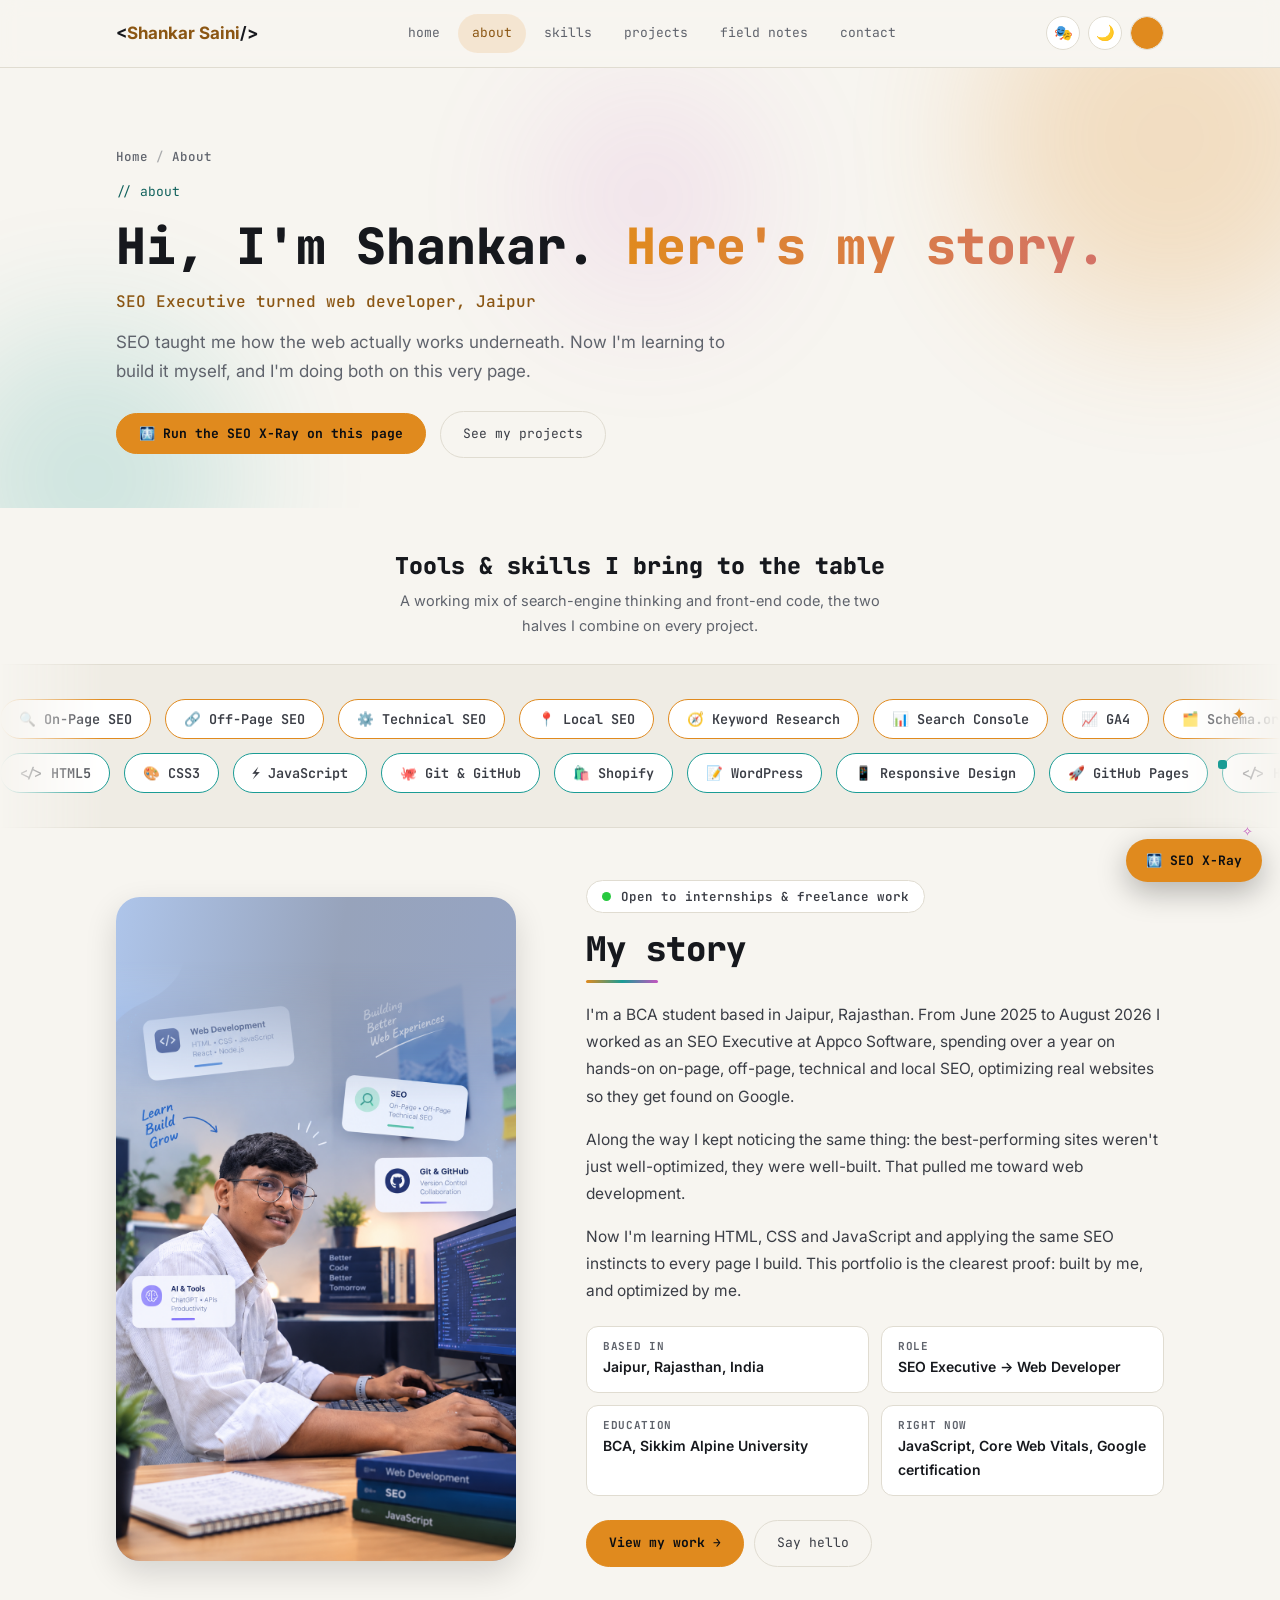
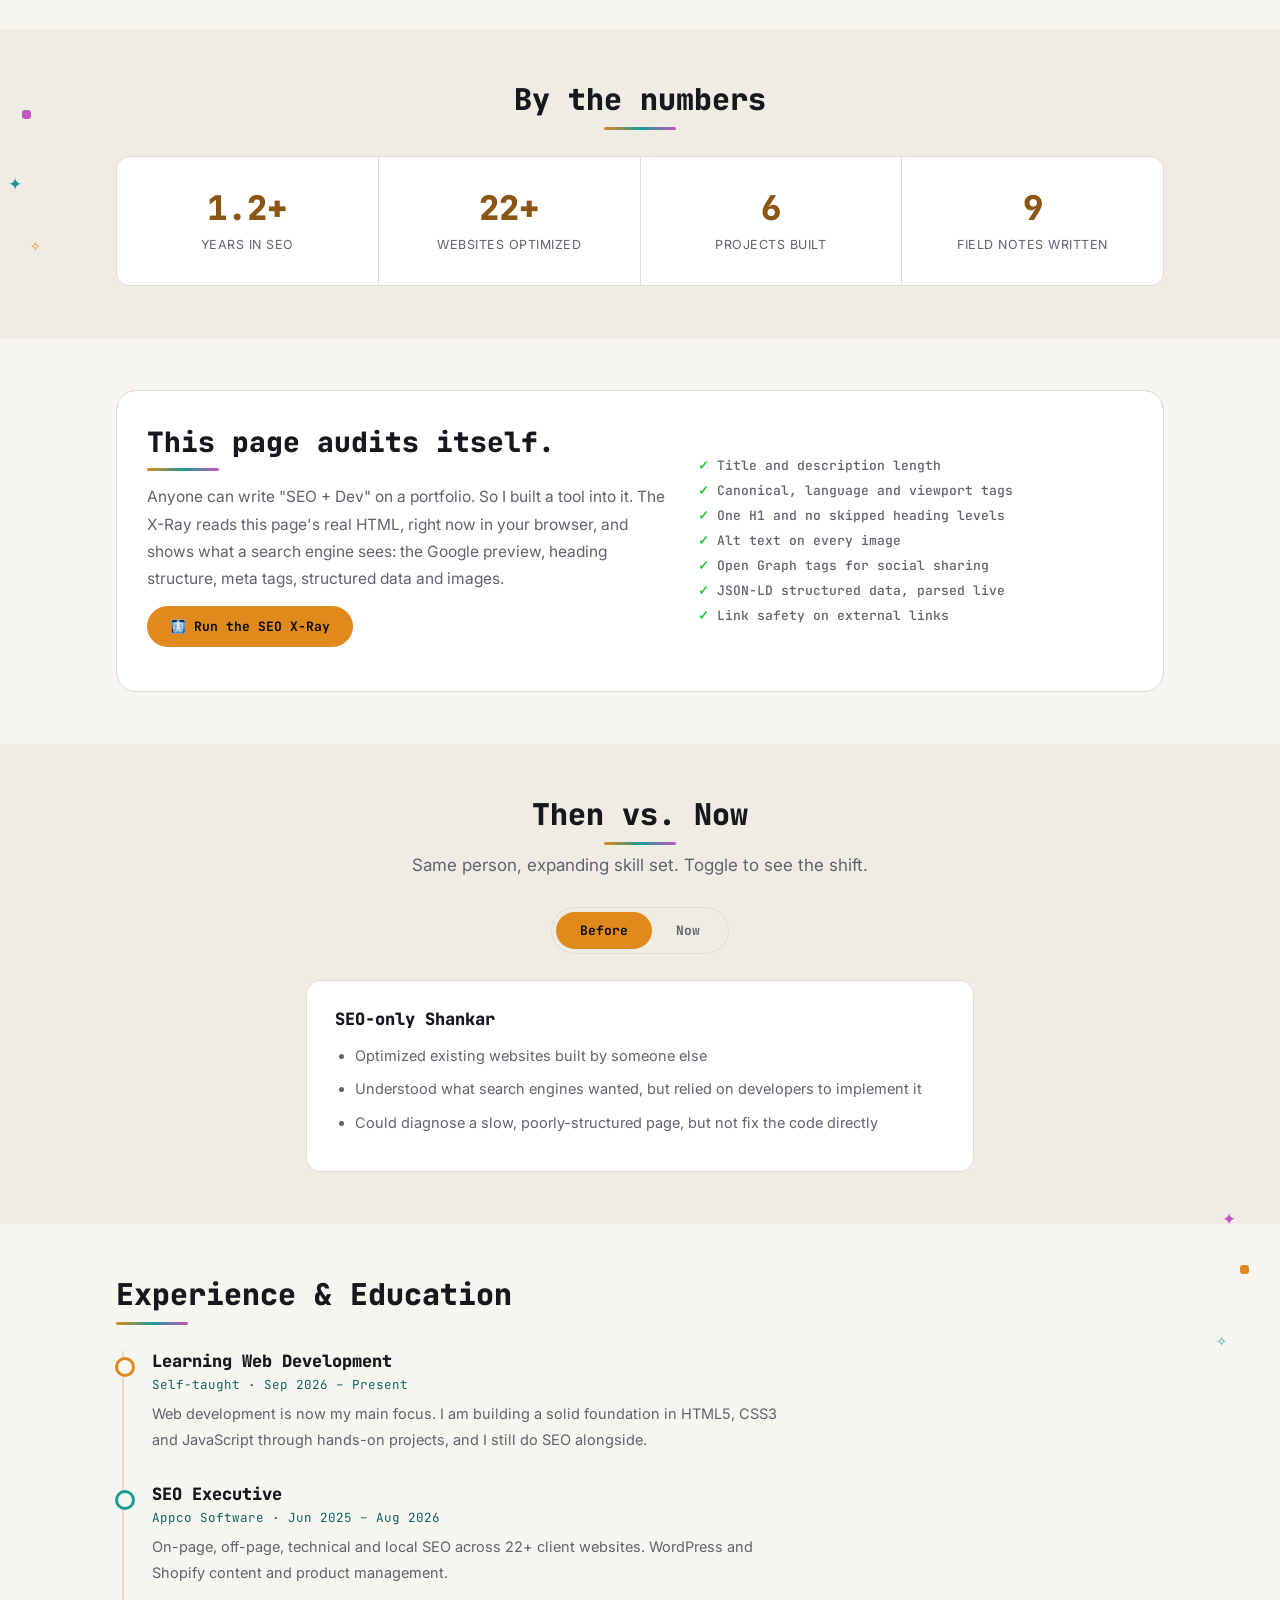
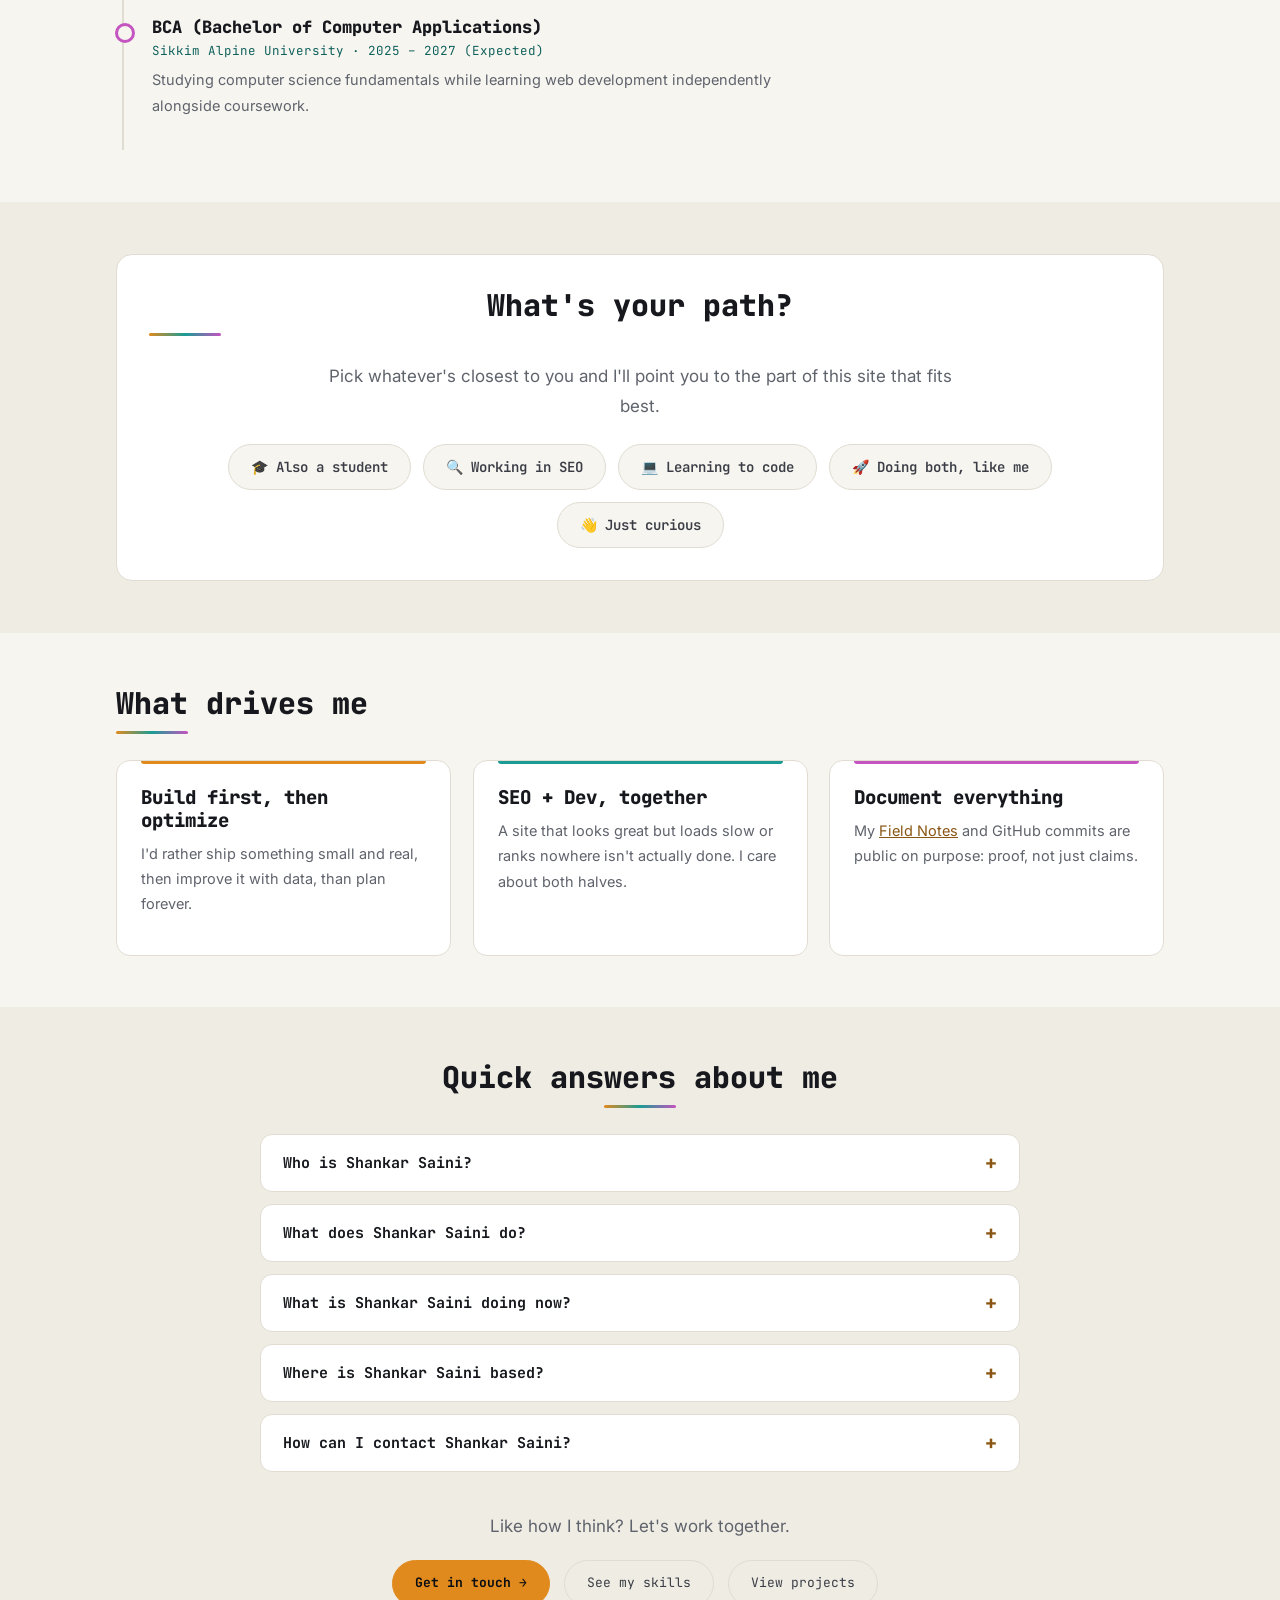
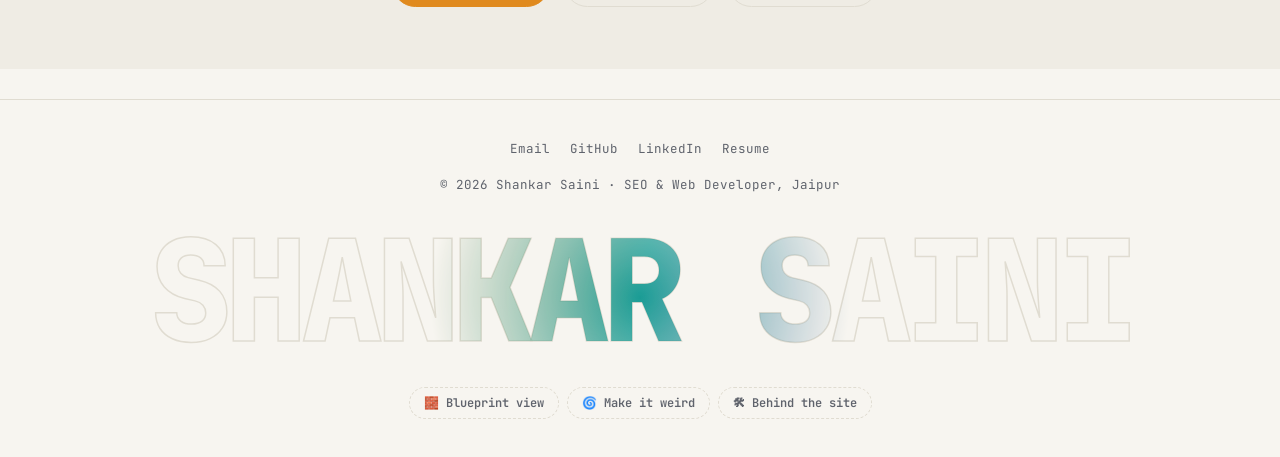
<file: about.html>
<!DOCTYPE html>
<html lang="en-IN">
<head>
<meta charset="UTF-8">
<meta name="viewport" content="width=device-width,initial-scale=1">
<title>About Shankar Saini | Web Developer & SEO, Jaipur</title>
<meta name="description" content="Shankar Saini is a Jaipur web developer who worked as an SEO Executive on 22+ client sites. Read my story, background and how I work.">
<meta name="author" content="Shankar Saini">
<meta name="robots" content="index, follow, max-image-preview:large, max-snippet:-1, max-video-preview:-1">
<meta name="theme-color" content="#f7f5f0" media="(prefers-color-scheme: light)">
<meta name="theme-color" content="#0b0e13" media="(prefers-color-scheme: dark)">
<meta name="color-scheme" content="light dark">
<link rel="canonical" href="https://shankar-saini.github.io/about">
<link rel="alternate" hreflang="en-in" href="https://shankar-saini.github.io/about">
<link rel="alternate" hreflang="x-default" href="https://shankar-saini.github.io/about">

<meta property="og:type" content="profile">
<meta property="og:site_name" content="Shankar Saini">
<meta property="og:locale" content="en_IN">
<meta property="og:url" content="https://shankar-saini.github.io/about">
<meta property="og:title" content="About Shankar Saini | Web Developer & SEO, Jaipur">
<meta property="og:description" content="Shankar Saini is a Jaipur web developer who worked as an SEO Executive on 22+ client sites. Read my story, background and how I work.">
<meta property="og:image" content="https://shankar-saini.github.io/shankar-saini-seo-web-developer.png">
<meta property="og:image:alt" content="Shankar Saini, SEO Executive and web developer from Jaipur">
<meta property="profile:first_name" content="Shankar">
<meta property="profile:last_name" content="Saini">
<meta name="twitter:card" content="summary_large_image">
<meta name="twitter:title" content="About Shankar Saini | Web Developer & SEO, Jaipur">
<meta name="twitter:description" content="Shankar Saini is a Jaipur web developer who worked as an SEO Executive on 22+ client sites. Read my story, background and how I work.">
<meta name="twitter:image" content="https://shankar-saini.github.io/shankar-saini-seo-web-developer.png">

<link rel="icon" type="image/png" href="favicon.png">
<link rel="apple-touch-icon" href="favicon.png">
<link rel="manifest" href="site.webmanifest">
<link rel="sitemap" type="application/xml" title="Sitemap" href="sitemap.xml">
<link rel="alternate" type="application/rss+xml" title="Shankar Saini | Field Notes" href="feed.xml">
<meta name="application-name" content="Shankar Saini">
<meta name="format-detection" content="telephone=no">
<meta name="geo.region" content="IN-RJ">
<meta name="geo.placename" content="Jaipur">
<meta name="twitter:site" content="@shankar_saini_5">
<meta name="twitter:creator" content="@shankar_saini_5">
<link rel="preconnect" href="https://fonts.googleapis.com"><link rel="preconnect" href="https://fonts.gstatic.com" crossorigin>
<link href="https://fonts.googleapis.com/css2?family=JetBrains+Mono:wght@400;500;700;800&family=Inter:wght@400;500;600;700&display=swap" rel="stylesheet">
<link rel="stylesheet" href="site.css">
<script>try{if(localStorage.getItem('theme')==='dark')document.documentElement.dataset.theme='dark'}catch(e){}</script>

<script type="application/ld+json">
{
"@context":"https://schema.org",
"@graph":[
{"@type":"WebSite","@id":"https://shankar-saini.github.io/#website","url":"https://shankar-saini.github.io/","name":"Shankar Saini","inLanguage":"en-IN","publisher":{"@id":"https://shankar-saini.github.io/#person"}},
{"@type":"Person","@id":"https://shankar-saini.github.io/#person","name":"Shankar Saini","url":"https://shankar-saini.github.io/","image":"https://shankar-saini.github.io/shankar-saini-seo-web-developer.png","description":"SEO Executive turned web developer from Jaipur, India.","jobTitle":"SEO Executive & Web Developer","email":"mailto:shankarsaini8107@gmail.com","alumniOf":{"@type":"CollegeOrUniversity","name":"Sikkim Alpine University"},"address":{"@type":"PostalAddress","addressLocality":"Jaipur","addressRegion":"Rajasthan","addressCountry":"IN"},"sameAs":["https://github.com/shankar-saini","https://www.linkedin.com/in/shankar-saini/"],"knowsAbout":["Search Engine Optimization","On-Page SEO","Off-Page SEO","Technical SEO","Local SEO","HTML5","CSS3","JavaScript","WordPress","Shopify"]},
{"@type":"AboutPage","@id":"https://shankar-saini.github.io/about#page","url":"https://shankar-saini.github.io/about","name":"About Shankar Saini","inLanguage":"en-IN","isPartOf":{"@id":"https://shankar-saini.github.io/#website"},"about":{"@id":"https://shankar-saini.github.io/#person"},"mainEntity":{"@id":"https://shankar-saini.github.io/#person"},"dateModified":"2026-09-30"},
{"@type":"BreadcrumbList","itemListElement":[
{"@type":"ListItem","position":1,"name":"Home","item":"https://shankar-saini.github.io/"},
{"@type":"ListItem","position":2,"name":"About","item":"https://shankar-saini.github.io/about"}]},
{"@type":"FAQPage","mainEntity":[
{"@type":"Question","name":"Who is Shankar Saini?","acceptedAnswer":{"@type":"Answer","text":"Shankar Saini is an SEO Executive turned web developer based in Jaipur, Rajasthan, India. He is also a BCA student at Sikkim Alpine University."}},
{"@type":"Question","name":"What does Shankar Saini do?","acceptedAnswer":{"@type":"Answer","text":"He does on-page, off-page, technical and local SEO, and builds websites with HTML, CSS and JavaScript, so SEO is built in from the first line of code."}},
{"@type":"Question","name":"What is Shankar Saini doing now?","acceptedAnswer":{"@type":"Answer","text":"He is a BCA student teaching himself web development (HTML, CSS and JavaScript) as his main focus, while still doing some SEO. Before this he worked as an SEO Executive at Appco Software on 22+ client websites, from June 2025 to August 2026."}},
{"@type":"Question","name":"Where is Shankar Saini based?","acceptedAnswer":{"@type":"Answer","text":"Shankar is based in Jaipur, Rajasthan, India."}},
{"@type":"Question","name":"How can I contact Shankar Saini?","acceptedAnswer":{"@type":"Answer","text":"Use the contact page on this site, email shankarsaini8107@gmail.com, or message him on LinkedIn."}}
]}
]
}
</script>

<noscript><style>.rv{opacity:1!important;translate:none!important}.orn,#xb,.hero-cta-js{display:none}.tvn-sw{display:none}.tvn-panel{display:block!important;margin-bottom:16px}
</style></noscript>

<style>
[hidden]{display:none!important}
body{position:relative}
.crumbs{font:500 12.5px 'JetBrains Mono',monospace;color:var(--dim);margin-bottom:16px}
.crumbs a:hover{color:var(--accent-ink)}.crumbs span{margin:0 8px;opacity:.5}
.hero-cta{margin-top:24px}

/* ticker */
.tick-head{text-align:center;padding:44px 0 0}
.tick-head p{color:var(--dim);max-width:520px;margin:8px auto 0;font-size:14.5px}
.tick-wrap{margin-top:26px;padding:34px 0;background:var(--bg2);border-top:1px solid var(--line);border-bottom:1px solid var(--line);overflow:hidden;-webkit-mask-image:linear-gradient(90deg,transparent,#000 8%,#000 92%,transparent);mask-image:linear-gradient(90deg,transparent,#000 8%,#000 92%,transparent)}
.tick-row{display:flex;gap:14px;white-space:nowrap;width:max-content}
.tick-row.r1{animation:tickL 34s linear infinite;margin-bottom:14px}
.tick-row.r2{animation:tickR 34s linear infinite}
.tick-wrap:hover .tick-row{animation-play-state:paused}
@keyframes tickL{from{transform:translateX(0)}to{transform:translateX(-50%)}}
@keyframes tickR{from{transform:translateX(-50%)}to{transform:translateX(0)}}
.tk{display:inline-flex;align-items:center;gap:8px;font:600 13.5px 'JetBrains Mono',monospace;color:var(--text);background:var(--card);border:1px solid var(--line);padding:10px 18px;border-radius:99px;flex-shrink:0}
.tk.a{border-color:var(--accent)}.tk.b{border-color:var(--teal)}

/* about + facts */

/* stats */
.stats{display:grid;grid-template-columns:repeat(4,1fr);gap:1px;background:var(--line);border:1px solid var(--line);border-radius:14px;overflow:hidden}
@media(max-width:700px){.stats{grid-template-columns:repeat(2,1fr)}}
.stat{background:var(--card);padding:28px 20px;text-align:center}
.stat b{display:block;font:800 34px 'JetBrains Mono',monospace;color:var(--accent-ink)}
.stat span{font-size:12.5px;color:var(--dim);letter-spacing:.04em}

/* then vs now tabs */
.tvn{max-width:720px;margin:0 auto}
.tvn-sw{display:flex;margin:0 auto 26px;border:1px solid var(--line);border-radius:99px;padding:4px;width:max-content}
.tvn-sw button{font:700 13px 'JetBrains Mono',monospace;padding:10px 24px;border-radius:99px;border:0;background:none;color:var(--dim);cursor:pointer;transition:.25s}
.tvn-sw button[aria-selected=true]{background:var(--accent);color:var(--on-accent)}
.tvn-panel{background:var(--card);border:1px solid var(--line);border-radius:14px;padding:28px}
.tvn-panel h3{font-size:17px}
.tvn-panel ul{margin:14px 0 0 20px}
.tvn-panel li{color:var(--dim);margin-bottom:8px;font-size:14.5px}

/* X-ray CTA section */
.xsec{border:1px solid var(--line);background:var(--card);border-radius:20px;padding:34px 30px;display:grid;grid-template-columns:1.2fr 1fr;gap:30px;align-items:center;position:relative;overflow:hidden}
.xsec::before{content:"";position:absolute;inset:-2px;border-radius:20px;padding:2px;background:linear-gradient(120deg,var(--accent),var(--pink),var(--teal));-webkit-mask:linear-gradient(#000 0 0) content-box,linear-gradient(#000 0 0);-webkit-mask-composite:xor;mask-composite:exclude;pointer-events:none}
@media(max-width:800px){.xsec{grid-template-columns:1fr;padding:26px 20px}}
.xsec h2{font-size:clamp(22px,3vw,28px);margin-bottom:12px}
.xsec p{color:var(--dim);margin-bottom:14px}
.xlist{list-style:none;font:500 13px 'JetBrains Mono',monospace;color:var(--dim);display:grid;gap:8px}
.xlist li::before{content:"✓ ";color:#27c93f;font-weight:800}

/* timeline / poll / drivers */
.poll{background:var(--card);border:1px solid var(--line);border-radius:16px;padding:32px;text-align:center}
.poll-opts{display:flex;flex-wrap:wrap;gap:12px;justify-content:center;margin-top:22px}
.poll-opt{font:600 14px 'JetBrains Mono',monospace;padding:13px 22px;border-radius:99px;border:1px solid var(--line);background:var(--bg);color:var(--text);cursor:pointer;transition:.2s}
.poll-opt:hover{border-color:var(--accent);color:var(--accent-ink);transform:translateY(-2px)}
.poll-opt[aria-pressed=true]{background:var(--accent);color:var(--on-accent);border-color:var(--accent)}
.poll-res{margin-top:26px;padding:22px;border:1px dashed var(--accent);border-radius:12px;background:var(--bg2);text-align:left}
.poll-res b{color:var(--head);display:block;margin-bottom:8px;font-size:16px}
.poll-res p{color:var(--dim);font-size:14.5px;margin-bottom:14px}

.faq{max-width:760px;margin:0 auto}
.faq details{background:var(--card);border:1px solid var(--line);border-radius:12px;margin-bottom:12px;overflow:hidden}
.faq summary{cursor:pointer;list-style:none;padding:18px 22px;font:700 15px 'JetBrains Mono',monospace;color:var(--head);display:flex;justify-content:space-between;gap:16px}
.faq summary::-webkit-details-marker{display:none}
.faq summary::after{content:"+";color:var(--accent-ink);font-size:20px;line-height:1}
.faq details[open] summary::after{content:"–"}
.faq details[open]{border-color:var(--accent)}
.faq details p{padding:0 22px 20px;color:var(--dim);font-size:14.5px}

/* ============ SEO X-RAY ============ */
#xb{position:fixed;right:18px;bottom:18px;z-index:70;font:700 13px 'JetBrains Mono',monospace;background:var(--accent);color:var(--on-accent);border:0;border-radius:99px;padding:13px 20px;cursor:pointer;box-shadow:0 10px 30px rgba(0,0,0,.28);transition:transform .2s}
#xb:hover{transform:translateY(-3px)}
#xb[aria-expanded=true]{background:var(--head);color:var(--bg)}
#xp{position:fixed;right:18px;bottom:76px;z-index:70;width:min(400px,calc(100vw - 36px));max-height:min(78vh,720px);overflow:auto;background:var(--card);color:var(--text);border:1px solid var(--line);border-radius:16px;box-shadow:0 24px 70px rgba(0,0,0,.35);padding:18px}
.xp-h{display:flex;justify-content:space-between;align-items:center;gap:10px;margin-bottom:12px}
.xp-t{font:800 15px 'JetBrains Mono',monospace;color:var(--head)}
.xp-x{background:none;border:1px solid var(--line);color:var(--text);border-radius:50%;width:28px;height:28px;cursor:pointer}
.serp{background:#fff;border-radius:10px;padding:14px 16px;margin-bottom:14px;color:#202124;font-family:Arial,Helvetica,sans-serif;border:1px solid #dfe1e5}
.serp .u{font-size:12px;color:#4d5156;margin-bottom:3px;overflow:hidden;white-space:nowrap;text-overflow:ellipsis}
.serp .t{font-size:19px;line-height:1.25;color:#1a0dab;margin-bottom:4px}
.serp .d{font-size:13px;line-height:1.5;color:#4d5156}
.score{display:flex;align-items:center;gap:14px;margin-bottom:12px}
.score b{font:800 30px 'JetBrains Mono',monospace;color:var(--head)}
.score span{font-size:12.5px;color:var(--dim)}
.meter{flex:1;height:8px;background:var(--line);border-radius:99px;overflow:hidden}
.meter i{display:block;height:100%;background:linear-gradient(90deg,var(--accent),var(--teal));border-radius:99px;transition:width .8s cubic-bezier(.22,.9,.32,1)}
.xr{display:grid;grid-template-columns:22px 1fr;gap:8px;padding:9px 0;border-top:1px dashed var(--line);font-size:13px}
.xr .s{font-weight:800;font-family:'JetBrains Mono',monospace}
.xr.ok .s{color:#1fa83a}.xr.warn .s{color:#d98a00}.xr.bad .s{color:#d63b3b}
.xr .l{font:700 12.5px 'JetBrains Mono',monospace;color:var(--head)}
.xr .d{color:var(--dim);font-size:12.5px;word-break:break-word}
.xp-note{font-size:11.5px;color:var(--dim);margin-top:10px}

html.xray :is(h1,h2,h3){outline:2px dashed var(--pink);outline-offset:6px}
html.xray :is(h1,h2,h3)::before{display:inline-block;font:700 10px 'JetBrains Mono',monospace;background:var(--pink);color:#fff;-webkit-text-fill-color:#fff;padding:1px 7px;border-radius:5px;margin-right:8px;vertical-align:middle;letter-spacing:.04em}
html.xray h1::before{content:"H1"}
html.xray h2::before{content:"H2"}
html.xray h3::before{content:"H3"}
html.xray main img{outline:3px solid var(--teal);outline-offset:3px}
html.xray main img:not([alt]),html.xray main img[alt=""]{outline-color:#d63b3b}
html.xray main a[href]{outline:1px dotted var(--accent);outline-offset:3px}
html.xray main a[href^="http"]:not([href*="shankar-saini.github.io"]){outline:1px solid var(--accent)}
html.xray main :is(section,article){box-shadow:inset 0 0 0 1px color-mix(in srgb,var(--teal) 40%,transparent)}

@media(max-width:560px){#xp{right:10px;left:10px;width:auto;bottom:72px}#xb{right:10px;bottom:10px}}

.orn{position:absolute;width:60px;height:170px;pointer-events:none;z-index:1;opacity:0;transition:opacity 1s ease}
.orn.in{opacity:1}.orn.l{left:8px}.orn.r{right:8px}
.orn span{position:absolute;animation:twinkle 2.6s ease-in-out infinite}
.orn .star{font-size:17px}.orn .box{width:9px;height:9px;border-radius:3px}
@keyframes twinkle{0%,100%{opacity:.18;transform:scale(.75)}50%{opacity:1;transform:scale(1.15)}}
@media(max-width:1080px){.orn{display:none}}

/* ---- About: portrait (panel colour sampled from the photo so they blend) ---- */
/* colours below were sampled from the photo's own wall so the panel and the photo blend */
.about-me{display:grid;grid-template-columns:minmax(260px,400px) minmax(0,1fr);gap:70px;align-items:center}
.about-me>*{min-width:0}
@media(max-width:860px){.about-me{grid-template-columns:minmax(0,1fr);gap:48px}}
.portrait{position:relative;width:min(100%,400px);margin:0 auto}
.stage{position:relative;border-radius:24px;overflow:hidden;padding-top:16%;background:linear-gradient(100deg,#aec5ea 0%,#97a3bb 45%,#95a5c7 100%);box-shadow:0 12px 32px rgba(0,0,0,.14)}
.stage img{display:block;width:100%;height:auto;aspect-ratio:2/3;object-fit:cover;-webkit-mask-image:linear-gradient(to bottom,transparent 0,#000 24%);mask-image:linear-gradient(to bottom,transparent 0,#000 24%)}
.open-tag{display:inline-flex;align-items:center;gap:10px;font:600 12.5px 'JetBrains Mono',monospace;color:var(--text);border:1px solid var(--line);background:var(--card);padding:7px 15px;border-radius:99px;margin-bottom:18px}
.open-tag i{width:9px;height:9px;border-radius:50%;background:#27c93f;flex:none}
.story p{margin-bottom:16px;max-width:620px}
.story-cta{margin-top:24px}
</style>
<script>try{var P=JSON.parse(localStorage.getItem('palette')||'null'),H=/^#[0-9a-f]{6}$/i;if(P&&H.test(P.t)&&H.test(P.p)){var S=document.documentElement.style;S.setProperty('--teal',P.t);S.setProperty('--pink',P.p)}}catch(e){}</script>
<!-- Google tag (gtag.js) -->
<script async src="https://www.googletagmanager.com/gtag/js?id=G-Q1R4DN3MT4"></script>
<script>
  window.dataLayer = window.dataLayer || [];
  function gtag(){dataLayer.push(arguments);}
  gtag('js', new Date());
  gtag('config', 'G-Q1R4DN3MT4');
</script>
</head>
<body>
<a class="skip" href="#main">Skip to content</a>
<div id="pg" aria-hidden="true"></div>

<div class="orn r" aria-hidden="true" style="top:700px"><span class="star" style="top:0;left:20px;color:var(--accent);animation-delay:.2s">✦</span><span class="box" style="top:60px;left:6px;background:var(--teal);animation-delay:.9s"></span><span class="star" style="top:120px;left:30px;color:var(--pink);font-size:13px;animation-delay:1.5s">✧</span></div>
<div class="orn l" aria-hidden="true" style="top:1700px"><span class="box" style="top:10px;left:14px;background:var(--pink);animation-delay:.4s"></span><span class="star" style="top:70px;left:0;color:var(--teal);animation-delay:1.1s">✦</span><span class="star" style="top:135px;left:22px;color:var(--accent);font-size:13px;animation-delay:1.8s">✧</span></div>
<div class="orn r" aria-hidden="true" style="top:2800px"><span class="star" style="top:5px;left:10px;color:var(--pink);animation-delay:.1s">✦</span><span class="box" style="top:65px;left:28px;background:var(--accent);animation-delay:1s"></span><span class="star" style="top:130px;left:4px;color:var(--teal);font-size:13px;animation-delay:1.7s">✧</span></div>

<header><div class="wrap bar">
<a class="logo" href="/" aria-label="Shankar Saini, home">&lt;<b>Shankar Saini</b>/&gt;</a>
<button class="ico" id="mb" aria-label="Open menu" aria-expanded="false" aria-controls="nv">☰</button>
<nav id="nv" aria-label="Main">
<a href="/">home</a><a href="/about" class="on" aria-current="page">about</a><a href="/skills">skills</a>
<a href="/projects">projects</a><a href="/field-notes">field notes</a><a href="/contact">contact</a>
</nav>
<div class="ctl"><button class="ico" id="th" aria-label="Toggle dark mode" title="Toggle theme">🌙</button><input type="color" id="cp" class="ico" value="#e08a1e" aria-label="Pick your accent color" title="Pick your accent color"></div>
</div></header>

<main id="main">

<section class="hero" aria-labelledby="page-title">
<div class="blob b1"></div><div class="blob b2"></div><div class="blob b3"></div>
<div class="wrap">
<nav class="crumbs rv" aria-label="Breadcrumb"><a href="/">Home</a><span>/</span>About</nav>
<div class="eyebrow rv">// about</div>
<h1 id="page-title" class="rv">Hi, I'm Shankar. <em>Here's my story.</em>
<span class="h1-sub">SEO Executive turned web developer, Jaipur</span></h1>
<p class="lead rv">SEO taught me how the web actually works underneath. Now I'm learning to build it myself, and I'm doing both on this very page.</p>
<div class="hero-cta hero-cta-js rv">
<button class="btn pri" type="button" data-xray>🩻 Run the SEO X-Ray on this page</button>
<a class="btn" href="/projects">See my projects</a>
</div>
</div>
</section>

<section aria-labelledby="tick-h">
<div class="tick-head wrap">
<h2 id="tick-h" class="rv">Tools &amp; skills I bring to the table</h2>
<p class="rv">A working mix of search-engine thinking and front-end code, the two halves I combine on every project.</p>
</div>
<div class="tick-wrap">
<ul class="tick-row r1" style="list-style:none;margin-left:0" aria-label="SEO skills">
<li class="tk a">🔍 On-Page SEO</li><li class="tk a">🔗 Off-Page SEO</li><li class="tk a">⚙️ Technical SEO</li><li class="tk a">📍 Local SEO</li><li class="tk a">🧭 Keyword Research</li><li class="tk a">📊 Search Console</li><li class="tk a">📈 GA4</li><li class="tk a">🗂️ Schema.org</li>
<li class="tk a" aria-hidden="true">🔍 On-Page SEO</li><li class="tk a" aria-hidden="true">🔗 Off-Page SEO</li><li class="tk a" aria-hidden="true">⚙️ Technical SEO</li><li class="tk a" aria-hidden="true">📍 Local SEO</li><li class="tk a" aria-hidden="true">🧭 Keyword Research</li><li class="tk a" aria-hidden="true">📊 Search Console</li><li class="tk a" aria-hidden="true">📈 GA4</li><li class="tk a" aria-hidden="true">🗂️ Schema.org</li>
</ul>
<ul class="tick-row r2" style="list-style:none;margin-left:0" aria-label="Web development skills">
<li class="tk b">&lt;/&gt; HTML5</li><li class="tk b">🎨 CSS3</li><li class="tk b">⚡ JavaScript</li><li class="tk b">🐙 Git &amp; GitHub</li><li class="tk b">🛍️ Shopify</li><li class="tk b">📝 WordPress</li><li class="tk b">📱 Responsive Design</li><li class="tk b">🚀 GitHub Pages</li>
<li class="tk b" aria-hidden="true">&lt;/&gt; HTML5</li><li class="tk b" aria-hidden="true">🎨 CSS3</li><li class="tk b" aria-hidden="true">⚡ JavaScript</li><li class="tk b" aria-hidden="true">🐙 Git &amp; GitHub</li><li class="tk b" aria-hidden="true">🛍️ Shopify</li><li class="tk b" aria-hidden="true">📝 WordPress</li><li class="tk b" aria-hidden="true">📱 Responsive Design</li><li class="tk b" aria-hidden="true">🚀 GitHub Pages</li>
</ul>
</div>
</section>

<section class="sec" aria-labelledby="story-h"><div class="wrap about-me">
<figure class="portrait rv">
<div class="stage"><img src="my-photo.jpg" width="800" height="1200" alt="Portrait of Shankar Saini, a web developer and SEO specialist from Jaipur, working at his computer. Cards around him list Web Development, SEO, Git and GitHub, and AI tools." decoding="async"></div>
</figure>
<div class="rv story">
<p class="open-tag"><i aria-hidden="true"></i>Open to internships &amp; freelance work</p>
<h2 id="story-h" style="font-size:clamp(24px,3.4vw,34px);margin-bottom:18px">My story</h2>
<p>I'm a BCA student based in Jaipur, Rajasthan. From June 2025 to August 2026 I worked as an SEO Executive at Appco Software, spending over a year on hands-on on-page, off-page, technical and local SEO, optimizing real websites so they get found on Google.</p>
<p>Along the way I kept noticing the same thing: the best-performing sites weren't just well-optimized, they were well-built. That pulled me toward web development.</p>
<p>Now I'm learning HTML, CSS and JavaScript and applying the same SEO instincts to every page I build. This portfolio is the clearest proof: built by me, and optimized by me.</p>
<dl class="dl-facts">
<div><dt>Based in</dt><dd>Jaipur, Rajasthan, India</dd></div>
<div><dt>Role</dt><dd>SEO Executive → Web Developer</dd></div>
<div><dt>Education</dt><dd>BCA, Sikkim Alpine University</dd></div>
<div><dt>Right now</dt><dd>JavaScript, Core Web Vitals, Google certification</dd></div>
</dl>
<div class="story-cta"><a class="btn pri" href="/projects">View my work →</a><a class="btn" href="/contact">Say hello</a></div>
</div>
</div></section>

<section class="sec" aria-labelledby="num-h" style="background:var(--bg2)"><div class="wrap">
<h2 id="num-h" class="rv" style="text-align:center">By the numbers</h2>
<div class="stats rv">
<div class="stat"><b data-to="1.2" data-suf="+" data-dec="1">1.2+</b><span>YEARS IN SEO</span></div>
<div class="stat"><b data-to="22" data-suf="+">22+</b><span>WEBSITES OPTIMIZED</span></div>
<div class="stat"><b data-to="6">6</b><span>PROJECTS BUILT</span></div>
<div class="stat"><b data-to="9">9</b><span>FIELD NOTES WRITTEN</span></div>
</div>
</div></section>

<section class="sec" id="xray-sec" aria-labelledby="xr-h"><div class="wrap">
<div class="xsec rv">
<div>
<h2 id="xr-h">This page audits itself.</h2>
<p>Anyone can write "SEO + Dev" on a portfolio. So I built a tool into it. The X-Ray reads this page's real HTML, right now in your browser, and shows what a search engine sees: the Google preview, heading structure, meta tags, structured data and images.</p>
<button class="btn pri hero-cta-js" type="button" data-xray>🩻 Run the SEO X-Ray</button>
</div>
<ul class="xlist" aria-label="What the X-Ray checks">
<li>Title and description length</li><li>Canonical, language and viewport tags</li><li>One H1 and no skipped heading levels</li><li>Alt text on every image</li><li>Open Graph tags for social sharing</li><li>JSON-LD structured data, parsed live</li><li>Link safety on external links</li>
</ul>
</div>
</div></section>

<section class="sec" aria-labelledby="tvn-h" style="background:var(--bg2)"><div class="wrap tvn">
<h2 id="tvn-h" class="rv" style="text-align:center;margin-bottom:6px">Then vs. Now</h2>
<p class="lead rv" style="text-align:center;margin:0 auto 26px">Same person, expanding skill set. Toggle to see the shift.</p>
<div class="tvn-sw rv" role="tablist" aria-label="Before and now">
<button type="button" role="tab" id="tB" aria-selected="true" aria-controls="pB">Before</button>
<button type="button" role="tab" id="tA" aria-selected="false" aria-controls="pA" tabindex="-1">Now</button>
</div>
<div class="tvn-panel rv" id="pB" role="tabpanel" aria-labelledby="tB">
<h3>SEO-only Shankar</h3>
<ul>
<li>Optimized existing websites built by someone else</li>
<li>Understood what search engines wanted, but relied on developers to implement it</li>
<li>Could diagnose a slow, poorly-structured page, but not fix the code directly</li>
</ul>
</div>
<div class="tvn-panel rv" id="pA" role="tabpanel" aria-labelledby="tA" hidden>
<h3>SEO + Dev Shankar</h3>
<ul>
<li>Builds pages with SEO baked in from the first line of HTML</li>
<li>Writes the schema, sets the meta tags and structures the headings, with no handoff needed</li>
<li>This site is the proof, and the X-Ray above checks it live</li>
</ul>
</div>
</div></section>

<section class="sec" aria-labelledby="exp-h"><div class="wrap">
<h2 id="exp-h" class="rv">Experience &amp; Education</h2>
<div class="tl">
<div class="rv" style="--c:var(--accent)"><h3>Learning Web Development</h3><div class="when">Self-taught · Sep 2026 – Present</div><p>Web development is now my main focus. I am building a solid foundation in HTML5, CSS3 and JavaScript through hands-on projects, and I still do SEO alongside.</p></div>
<div class="rv" style="--c:var(--teal)"><h3>SEO Executive</h3><div class="when">Appco Software · Jun 2025 – Aug 2026</div><p>On-page, off-page, technical and local SEO across 22+ client websites. WordPress and Shopify content and product management.</p></div>
<div class="rv" style="--c:var(--pink)"><h3>BCA (Bachelor of Computer Applications)</h3><div class="when">Sikkim Alpine University · 2025 – 2027 (Expected)</div><p>Studying computer science fundamentals while learning web development independently alongside coursework.</p></div>
</div>
</div></section>

<section class="sec" aria-labelledby="poll-h" style="background:var(--bg2)"><div class="wrap">
<div class="poll rv">
<h2 id="poll-h">What's your path?</h2>
<p class="lead" style="margin:8px auto 0">Pick whatever's closest to you and I'll point you to the part of this site that fits best.</p>
<div class="poll-opts" role="group" aria-label="Choose your path">
<button class="poll-opt" type="button" aria-pressed="false" data-k="student">🎓 Also a student</button>
<button class="poll-opt" type="button" aria-pressed="false" data-k="seo">🔍 Working in SEO</button>
<button class="poll-opt" type="button" aria-pressed="false" data-k="dev">💻 Learning to code</button>
<button class="poll-opt" type="button" aria-pressed="false" data-k="both">🚀 Doing both, like me</button>
<button class="poll-opt" type="button" aria-pressed="false" data-k="curious">👋 Just curious</button>
</div>
<div class="poll-res" id="pollRes" role="status" aria-live="polite" hidden></div>
</div>
</div></section>

<section class="sec" aria-labelledby="drv-h"><div class="wrap">
<h2 id="drv-h" class="rv">What drives me</h2>
<div class="grid">
<article class="card tiltable rv" style="--c:var(--accent)"><h3>Build first, then optimize</h3><p>I'd rather ship something small and real, then improve it with data, than plan forever.</p></article>
<article class="card tiltable rv" style="--c:var(--teal)"><h3>SEO + Dev, together</h3><p>A site that looks great but loads slow or ranks nowhere isn't actually done. I care about both halves.</p></article>
<article class="card tiltable rv" style="--c:var(--pink)"><h3>Document everything</h3><p>My <a href="/field-notes" style="color:var(--accent-ink);text-decoration:underline">Field Notes</a> and GitHub commits are public on purpose: proof, not just claims.</p></article>
</div>
</div></section>

<section class="sec" id="faq" aria-labelledby="faq-h" style="background:var(--bg2)"><div class="wrap">
<h2 id="faq-h" class="rv" style="text-align:center">Quick answers about me</h2>
<div class="faq rv">
<details><summary>Who is Shankar Saini?</summary><p>Shankar Saini is an SEO Executive turned web developer based in Jaipur, Rajasthan, India. He is also a BCA student at Sikkim Alpine University.</p></details>
<details><summary>What does Shankar Saini do?</summary><p>He does on-page, off-page, technical and local SEO, and builds websites with HTML, CSS and JavaScript, so SEO is built in from the first line of code.</p></details>
<details><summary>What is Shankar Saini doing now?</summary><p>He is a BCA student teaching himself web development (HTML, CSS and JavaScript) as his main focus, while still doing some SEO. Before this he worked as an SEO Executive at Appco Software on 22+ client websites, from June 2025 to August 2026.</p></details>
<details><summary>Where is Shankar Saini based?</summary><p>Shankar is based in Jaipur, Rajasthan, India.</p></details>
<details><summary>How can I contact Shankar Saini?</summary><p>Use the <a href="/contact" style="color:var(--accent-ink);text-decoration:underline">contact page</a>, email shankarsaini8107@gmail.com, or message him on LinkedIn.</p></details>
</div>
<div class="rv" style="text-align:center;margin-top:40px">
<p class="lead" style="margin:0 auto 18px">Like how I think? Let's work together.</p>
<a class="btn pri" href="/contact">Get in touch →</a>
<a class="btn" href="/skills">See my skills</a>
<a class="btn" href="/projects">View projects</a>
</div>
</div></section>

</main>

<footer><div class="wrap">
<p><a href="mailto:shankarsaini8107@gmail.com">Email</a><a href="https://github.com/shankar-saini" target="_blank" rel="noopener me">GitHub</a><a href="https://www.linkedin.com/in/shankar-saini/" target="_blank" rel="noopener me">LinkedIn</a><a href="Shankar_Saini_Resume.pdf" download>Resume</a></p>
<p style="margin-top:14px">© 2026 Shankar Saini · SEO &amp; Web Developer, Jaipur</p>
<div class="bn bn-spot" data-t="SHANKAR SAINI" aria-hidden="true">SHANKAR SAINI</div>
</div></footer>

<button id="xb" type="button" aria-expanded="false" aria-controls="xp" data-xray-toggle>🩻 SEO X-Ray</button>
<aside id="xp" role="complementary" aria-label="SEO X-Ray report" hidden></aside>

<script defer>
(function(){
var root=document.documentElement;
function get(k){try{return localStorage.getItem(k)}catch(e){return null}}
function set(k,v){try{localStorage.setItem(k,v)}catch(e){}}
var reduce=window.matchMedia('(prefers-reduced-motion: reduce)').matches;
function el(tag,cls,text){var e=document.createElement(tag);if(cls)e.className=cls;if(text!=null)e.textContent=text;return e}

/* theme + accent */
function onAccent(c){var n=parseInt(c.slice(1),16),r=n>>16,g=(n>>8)&255,b=n&255;var L=(0.299*r+0.587*g+0.114*b)/255;root.style.setProperty('--on-accent',L>0.6?'#0a0d12':'#ffffff')}
function setAccent(c){root.style.setProperty('--accent',c);onAccent(c)}
var ac=get('accentColor');if(ac&&/^#[0-9a-f]{6}$/i.test(ac))setAccent(ac);else ac=null;
var th=document.getElementById('th');
function sync(){th.textContent=root.dataset.theme==='dark'?'☀️':'🌙'}sync();
th.onclick=function(){var d=root.dataset.theme==='dark';if(d)delete root.dataset.theme;else root.dataset.theme='dark';set('theme',d?'light':'dark');sync()};
var cp=document.getElementById('cp');if(ac)cp.value=ac;
cp.oninput=function(e){setAccent(e.target.value);set('accentColor',e.target.value)};
var mb=document.getElementById('mb'),nv=document.getElementById('nv');
mb.onclick=function(){var o=nv.classList.toggle('open');mb.setAttribute('aria-expanded',o)};

/* progress + reveal + tilt */
var pg=document.getElementById('pg');
addEventListener('scroll',function(){var h=root.scrollHeight-innerHeight;pg.style.width=(h>0?scrollY/h*100:0)+'%'},{passive:true});
var io=new IntersectionObserver(function(es){es.forEach(function(e){if(e.isIntersecting){e.target.classList.add('in');io.unobserve(e.target)}})},{threshold:.12});
document.querySelectorAll('.rv,.orn,.divider-line').forEach(function(x){io.observe(x)});
if(!reduce&&window.matchMedia('(hover:hover)').matches){
document.querySelectorAll('.tiltable').forEach(function(c){
c.addEventListener('mousemove',function(e){var r=c.getBoundingClientRect();var x=(e.clientX-r.left)/r.width-.5,y=(e.clientY-r.top)/r.height-.5;c.style.transform='perspective(700px) rotateY('+(x*8)+'deg) rotateX('+(-y*8)+'deg) translateY(-5px)'});
c.addEventListener('mouseleave',function(){c.style.transform=''});
});}

/* counters (page ships with final numbers; JS re-animates) */
if(!reduce){
var cio=new IntersectionObserver(function(es){es.forEach(function(e){
if(!e.isIntersecting)return;cio.unobserve(e.target);
var t=e.target,to=parseFloat(t.dataset.to),dec=parseInt(t.dataset.dec||0,10),suf=t.dataset.suf||'',s=null;
function step(ts){if(!s)s=ts;var p=Math.min((ts-s)/1200,1),v=to*(1-Math.pow(1-p,3));t.textContent=v.toFixed(dec)+suf;if(p<1)requestAnimationFrame(step)}
requestAnimationFrame(step);
})},{threshold:.4});
document.querySelectorAll('.stat b').forEach(function(b){cio.observe(b)});
}

/* then vs now tabs */
var tB=document.getElementById('tB'),tA=document.getElementById('tA'),pB=document.getElementById('pB'),pA=document.getElementById('pA');
function pick(now){
tB.setAttribute('aria-selected',!now);tA.setAttribute('aria-selected',now);
tB.tabIndex=now?-1:0;tA.tabIndex=now?0:-1;
pB.hidden=now;pA.hidden=!now;
}
tB.onclick=function(){pick(false)};tA.onclick=function(){pick(true)};
[tB,tA].forEach(function(t){t.addEventListener('keydown',function(e){
if(e.key==='ArrowRight'||e.key==='ArrowLeft'){var now=t===tB;pick(now);(now?tA:tB).focus()}
})});

/* poll (safe DOM, remembers last pick) */
var RES={
student:["You're a student too. Welcome.","I document what I actually learn, mistakes included, in Field Notes. Start there.","Read Field Notes →","/field-notes"],
seo:["Fellow SEO person, let's compare notes.","Field Notes has the checklist I use, and the X-Ray on this page shows the tags and schema behind it.","Read Field Notes →","/field-notes"],
dev:["Learning to code, same boat.","My Projects page shows where I started (a login form) and how each build got a little bigger.","See Projects →","/projects"],
both:["SEO + Dev, that's the whole point of this site.","The Skills page shows how both sides split, and Field Notes shows how I combine them.","See Skills →","/skills"],
curious:["All good, glad you're here.","The fastest way to see what I do is the Projects page, or just say hi on Contact.","See Projects →","/projects"]
};
var opts=[].slice.call(document.querySelectorAll('.poll-opt')),pr=document.getElementById('pollRes');
function showPoll(k){
var r=RES[k];if(!r)return;
opts.forEach(function(o){o.setAttribute('aria-pressed',o.dataset.k===k)});
pr.textContent='';pr.appendChild(el('b',null,r[0]));pr.appendChild(el('p',null,r[1]));
var a=el('a','btn pri',r[2]);a.href=r[3];pr.appendChild(a);pr.hidden=false;
}
opts.forEach(function(b){b.addEventListener('click',function(){showPoll(b.dataset.k);set('visitorPath',b.dataset.k)})});
var vp=get('visitorPath');if(vp&&RES[vp])showPoll(vp);

/* ============ SEO X-RAY ============ */
var xb=document.getElementById('xb'),xp=document.getElementById('xp');
function meta(sel){var m=document.querySelector(sel);return m?(m.getAttribute('content')||''):''}
function audit(){
var rows=[];
function add(state,label,detail){rows.push({s:state,l:label,d:detail})}
var title=document.title,desc=meta('meta[name="description"]');
var canon=document.querySelector('link[rel="canonical"]');
add(title.length>=30&&title.length<=60?'ok':'warn','Title tag',title.length+' characters (ideal 30–60)');
add(desc.length>=120&&desc.length<=160?'ok':(desc?'warn':'bad'),'Meta description',desc?desc.length+' characters (ideal 120–160)':'Missing');
add(canon?'ok':'bad','Canonical URL',canon?canon.href:'Missing');
add(root.lang?'ok':'bad','Language attribute','lang="'+(root.lang||'')+'"');
add(document.querySelector('meta[name="viewport"]')?'ok':'bad','Mobile viewport','Responsive meta tag');
var rob=meta('meta[name="robots"]');
add(/noindex/i.test(rob)?'bad':'ok','Indexable',rob||'No robots restriction');
var hs=[].slice.call(document.querySelectorAll('h1,h2,h3,h4,h5,h6')).filter(function(h){return !h.closest('#xp')});
var h1s=hs.filter(function(h){return h.tagName==='H1'}).length;
add(h1s===1?'ok':'bad','Exactly one H1',h1s+' found');
var prev=0,skipped=0;hs.forEach(function(h){var n=+h.tagName[1];if(prev&&n>prev+1)skipped++;prev=n});
add(skipped===0?'ok':'bad','Heading order',hs.length+' headings, '+skipped+' skipped level(s)');
var imgs=[].slice.call(document.querySelectorAll('img')).filter(function(i){return !i.closest('#xp')});
var noalt=imgs.filter(function(i){return !i.getAttribute('alt')}).length;
add(noalt===0?'ok':'bad','Image alt text',imgs.length+' image(s), '+noalt+' missing alt');
var og=['og:title','og:description','og:image','og:url'].filter(function(p){return !meta('meta[property="'+p+'"]')});
add(og.length===0?'ok':'warn','Open Graph tags',og.length?'Missing: '+og.join(', '):'Title, description, image and URL set');
var types=[],bad=0;
document.querySelectorAll('script[type="application/ld+json"]').forEach(function(s){
try{(function walk(o){if(Array.isArray(o))return o.forEach(walk);if(o&&typeof o==='object'){if(o['@graph'])walk(o['@graph']);else if(o['@type']){types.push([].concat(o['@type']).join('/'))}}})(JSON.parse(s.textContent))}catch(e){bad++}});
add(types.length&&!bad?'ok':'bad','Structured data (JSON-LD)',bad?'Invalid JSON-LD':(types.length?types.join(', '):'None found'));
var links=[].slice.call(document.querySelectorAll('a[href]')).filter(function(a){return !a.closest('#xp')});
var ext=links.filter(function(a){return a.hostname&&a.hostname!==location.hostname&&/^https?:/.test(a.href)});
var unsafe=ext.filter(function(a){return a.target==='_blank'&&!/noopener/.test(a.rel)}).length;
add(unsafe===0?'ok':'bad','Link safety',(links.length-ext.length)+' internal, '+ext.length+' external, '+unsafe+' unsafe');
var main=document.querySelector('main').cloneNode(true);
main.querySelectorAll('[aria-hidden="true"],script,style').forEach(function(n){n.remove()});
var words=main.textContent.trim().split(/\s+/).length;
add(words>=300?'ok':'warn','Content depth',words+' words in main content');
return rows;
}
function renderX(){
var rows=audit(),ok=rows.filter(function(r){return r.s==='ok'}).length;
xp.textContent='';
var h=el('div','xp-h');h.appendChild(el('div','xp-t','🩻 SEO X-Ray · live'));
var x=el('button','xp-x','✕');x.type='button';x.setAttribute('aria-label','Close X-Ray');x.onclick=function(){toggleX(false)};h.appendChild(x);xp.appendChild(h);
var canon=document.querySelector('link[rel="canonical"]'),u=canon?canon.href:location.href;
var serp=el('div','serp');
var crumb=u.replace(/^https?:\/\//,'').replace(/\/$/,'').replace(/\//g,' › ');
serp.appendChild(el('div','u',crumb));
var t=document.title;serp.appendChild(el('div','t',t.length>60?t.slice(0,58)+'…':t));
var d=meta('meta[name="description"]');serp.appendChild(el('div','d',d.length>160?d.slice(0,158)+'…':d));
xp.appendChild(serp);
var sc=el('div','score');sc.appendChild(el('b',null,ok+'/'+rows.length));
var mt=el('div','meter');var bar=el('i');bar.style.width='0%';mt.appendChild(bar);sc.appendChild(mt);sc.appendChild(el('span',null,'checks passed'));
xp.appendChild(sc);
requestAnimationFrame(function(){requestAnimationFrame(function(){bar.style.width=(ok/rows.length*100)+'%'})});
rows.forEach(function(r){
var row=el('div','xr '+r.s);row.appendChild(el('div','s',r.s==='ok'?'✓':(r.s==='warn'?'!':'✕')));
var c=el('div');c.appendChild(el('div','l',r.l));c.appendChild(el('div','d',r.d));row.appendChild(c);xp.appendChild(row);
});
xp.appendChild(el('div','xp-note','Read live from this page\'s HTML. Headings, images and links are outlined on the page while X-Ray is on. Press Esc to close.'));
}
function toggleX(on){
root.classList.toggle('xray',on);
xb.setAttribute('aria-expanded',on);
xb.textContent=on?'✕ Close X-Ray':'🩻 SEO X-Ray';
if(on){renderX();xp.hidden=false}else{xp.hidden=true}
}
xb.addEventListener('click',function(){toggleX(xp.hidden)});
document.querySelectorAll('[data-xray]').forEach(function(b){b.addEventListener('click',function(){toggleX(true);xp.scrollTop=0})});
addEventListener('keydown',function(e){if(e.key==='Escape'&&!xp.hidden){toggleX(false);xb.focus()}});
})();
</script>
<button class="totop" id="totop" type="button" aria-label="Back to top">↑</button>
<script>(function(){var b=document.getElementById('totop');if(!b)return;addEventListener('scroll',function(){b.classList.toggle('show',scrollY>600)},{passive:true});b.onclick=function(){scrollTo({top:0,behavior:matchMedia('(prefers-reduced-motion: reduce)').matches?'auto':'smooth'})}})();</script>
<script src="/fun.js" defer></script>
</body>
</html>
</file>
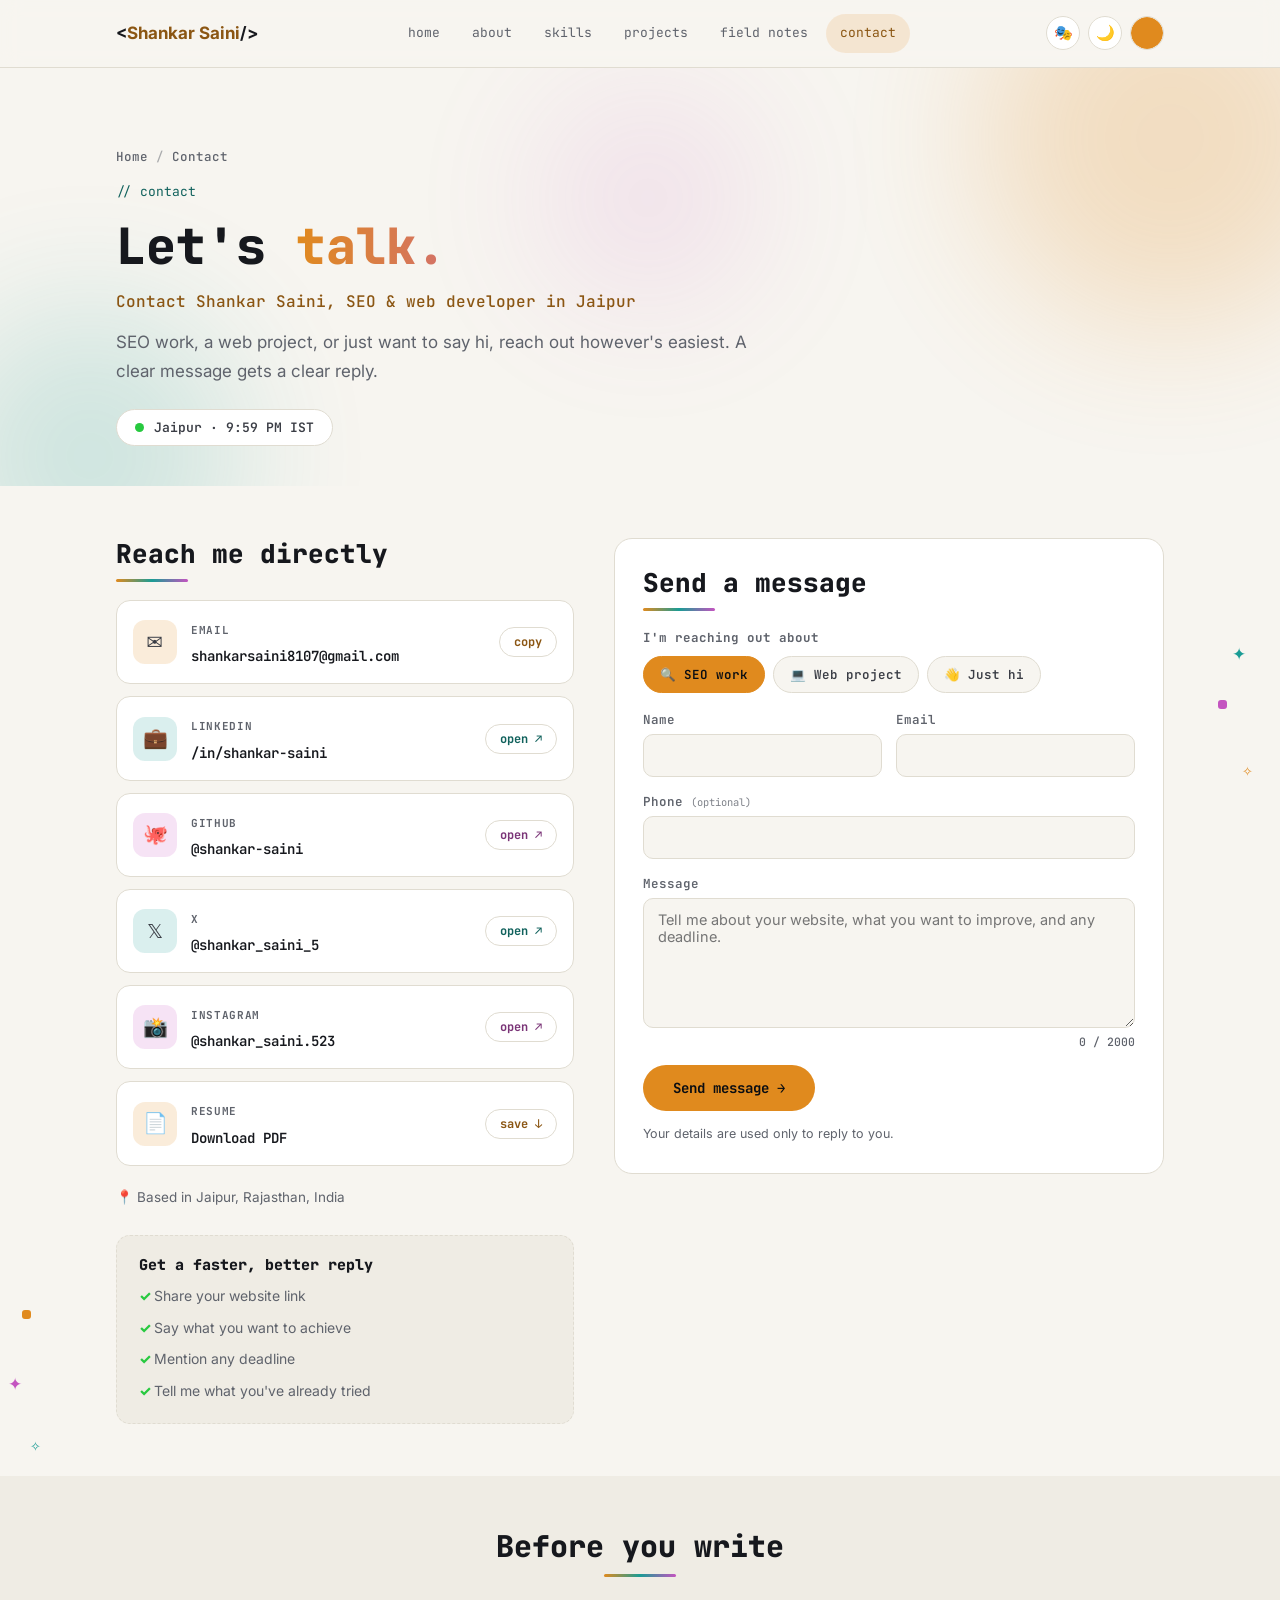
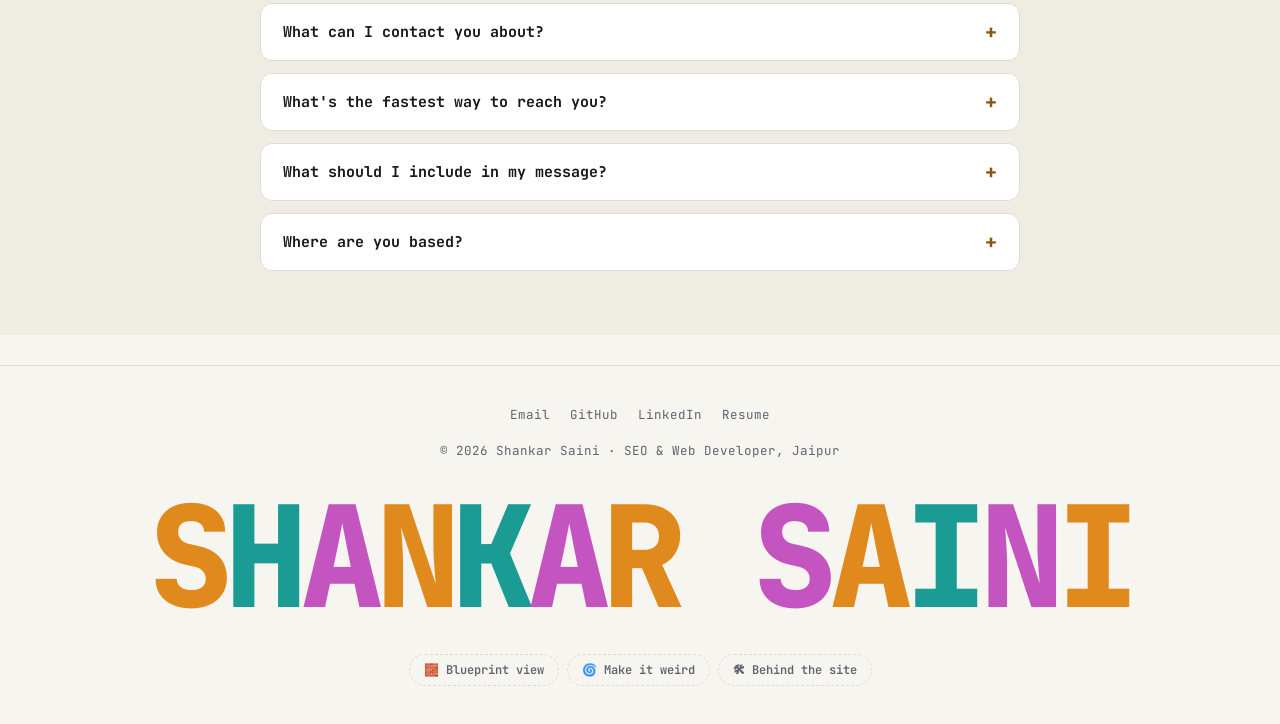
<file: contact.html>
<!DOCTYPE html>
<html lang="en-IN">
<head>
<meta charset="UTF-8">
<meta name="viewport" content="width=device-width,initial-scale=1">
<title>Contact Shankar Saini | Web Developer in Jaipur</title>
<meta name="description" content="Hire Shankar Saini for a website or SEO work in Jaipur, or just say hi. Send your project details and get a reply by email.">
<meta name="author" content="Shankar Saini">
<meta name="robots" content="index, follow, max-image-preview:large, max-snippet:-1, max-video-preview:-1">
<meta name="theme-color" content="#f7f5f0" media="(prefers-color-scheme: light)">
<meta name="theme-color" content="#0b0e13" media="(prefers-color-scheme: dark)">
<meta name="color-scheme" content="light dark">
<link rel="canonical" href="https://shankar-saini.github.io/contact">
<link rel="alternate" hreflang="en-in" href="https://shankar-saini.github.io/contact">
<link rel="alternate" hreflang="x-default" href="https://shankar-saini.github.io/contact">

<meta property="og:type" content="website">
<meta property="og:site_name" content="Shankar Saini">
<meta property="og:locale" content="en_IN">
<meta property="og:url" content="https://shankar-saini.github.io/contact">
<meta property="og:title" content="Contact Shankar Saini | Web Developer in Jaipur">
<meta property="og:description" content="Hire Shankar Saini for a website or SEO work in Jaipur, or just say hi. Send your project details and get a reply by email.">
<meta property="og:image" content="https://shankar-saini.github.io/shankar-saini-seo-web-developer.png">
<meta property="og:image:alt" content="Shankar Saini, SEO specialist and web developer from Jaipur">
<meta name="twitter:card" content="summary_large_image">
<meta name="twitter:title" content="Contact Shankar Saini | Web Developer in Jaipur">
<meta name="twitter:description" content="Hire Shankar Saini for a website or SEO work in Jaipur, or just say hi. Send your project details and get a reply by email.">
<meta name="twitter:image" content="https://shankar-saini.github.io/shankar-saini-seo-web-developer.png">

<link rel="icon" type="image/png" href="favicon.png">
<link rel="apple-touch-icon" href="favicon.png">
<link rel="manifest" href="site.webmanifest">
<link rel="sitemap" type="application/xml" title="Sitemap" href="sitemap.xml">
<link rel="alternate" type="application/rss+xml" title="Shankar Saini | Field Notes" href="feed.xml">
<meta name="application-name" content="Shankar Saini">
<meta name="format-detection" content="telephone=no">
<meta name="geo.region" content="IN-RJ">
<meta name="geo.placename" content="Jaipur">
<meta name="twitter:site" content="@shankar_saini_5">
<meta name="twitter:creator" content="@shankar_saini_5">
<link rel="preconnect" href="https://fonts.googleapis.com"><link rel="preconnect" href="https://fonts.gstatic.com" crossorigin>
<link href="https://fonts.googleapis.com/css2?family=JetBrains+Mono:wght@400;500;700;800&family=Inter:wght@400;500;600;700&display=swap" rel="stylesheet">
<link rel="stylesheet" href="site.css">
<script>try{if(localStorage.getItem('theme')==='dark')document.documentElement.dataset.theme='dark'}catch(e){}</script>

<script type="application/ld+json">
{
"@context":"https://schema.org",
"@graph":[
{"@type":"WebSite","@id":"https://shankar-saini.github.io/#website","url":"https://shankar-saini.github.io/","name":"Shankar Saini","inLanguage":"en-IN","publisher":{"@id":"https://shankar-saini.github.io/#person"}},
{"@type":"Person","@id":"https://shankar-saini.github.io/#person","name":"Shankar Saini","url":"https://shankar-saini.github.io/","image":"https://shankar-saini.github.io/shankar-saini-seo-web-developer.png","jobTitle":"SEO Executive & Web Developer","email":"mailto:shankarsaini8107@gmail.com","address":{"@type":"PostalAddress","addressLocality":"Jaipur","addressRegion":"Rajasthan","addressCountry":"IN"},"contactPoint":{"@type":"ContactPoint","contactType":"professional inquiries","email":"shankarsaini8107@gmail.com","url":"https://shankar-saini.github.io/contact","availableLanguage":["English","Hindi"]},"sameAs":["https://github.com/shankar-saini","https://www.linkedin.com/in/shankar-saini/","https://x.com/shankar_saini_5","https://www.instagram.com/shankar_saini.523/"]},
{"@type":"ContactPage","@id":"https://shankar-saini.github.io/contact#page","url":"https://shankar-saini.github.io/contact","name":"Contact Shankar Saini","inLanguage":"en-IN","isPartOf":{"@id":"https://shankar-saini.github.io/#website"},"about":{"@id":"https://shankar-saini.github.io/#person"},"mainEntity":{"@id":"https://shankar-saini.github.io/#person"},"dateModified":"2026-09-30"},
{"@type":"BreadcrumbList","itemListElement":[
{"@type":"ListItem","position":1,"name":"Home","item":"https://shankar-saini.github.io/"},
{"@type":"ListItem","position":2,"name":"Contact","item":"https://shankar-saini.github.io/contact"}]},
{"@type":"FAQPage","mainEntity":[
{"@type":"Question","name":"What can I contact Shankar Saini about?","acceptedAnswer":{"@type":"Answer","text":"SEO work (on-page, technical, local and off-page), web development projects built with HTML, CSS and JavaScript, WordPress or Shopify content work, or a general hello."}},
{"@type":"Question","name":"What is the fastest way to reach Shankar Saini?","acceptedAnswer":{"@type":"Answer","text":"Email at shankarsaini8107@gmail.com or the contact form on this page. LinkedIn messages also work."}},
{"@type":"Question","name":"What should I include in my message?","acceptedAnswer":{"@type":"Answer","text":"Your website link, what you want to achieve, any deadline, and what you have already tried. A clear brief gets a faster and more useful reply."}},
{"@type":"Question","name":"Where is Shankar Saini based?","acceptedAnswer":{"@type":"Answer","text":"Jaipur, Rajasthan, India, on Indian Standard Time (IST)."}}
]}
]
}
</script>

<noscript><style>.rv{opacity:1!important;translate:none!important}.orn,.js-only{display:none}</style></noscript>

<style>
[hidden]{display:none!important}
body{position:relative}
.crumbs{font:500 12.5px 'JetBrains Mono',monospace;color:var(--dim);margin-bottom:16px}
.crumbs a:hover{color:var(--accent-ink)}.crumbs span{margin:0 8px;opacity:.5}
.clock{display:inline-flex;align-items:center;gap:10px;margin-top:22px;border:1px solid var(--line);background:var(--card);border-radius:99px;padding:9px 18px;font:600 13px 'JetBrains Mono',monospace;color:var(--text)}
.clock i{width:9px;height:9px;border-radius:50%;background:#27c93f;box-shadow:0 0 0 0 rgba(39,201,63,.6);animation:pulse 2s infinite}
@keyframes pulse{70%{box-shadow:0 0 0 9px rgba(39,201,63,0)}100%{box-shadow:0 0 0 0 rgba(39,201,63,0)}}

.cwrap{display:grid;grid-template-columns:1fr 1.2fr;gap:40px;align-items:start}
@media(max-width:860px){.cwrap{grid-template-columns:1fr}}
.cwrap h2{font-size:clamp(20px,2.6vw,26px);margin-bottom:18px}

/* contact method cards */
.methods{display:grid;gap:12px;list-style:none}
.method{display:grid;grid-template-columns:44px 1fr auto;gap:14px;align-items:center;background:var(--card);border:1px solid var(--line);border-radius:14px;padding:14px 16px;transition:transform .25s,border-color .25s,box-shadow .25s}
a.method:hover,.method.copyable:hover{transform:translateY(-3px);border-color:var(--c,var(--accent));box-shadow:0 12px 30px rgba(0,0,0,.1)}
.m-ico{width:44px;height:44px;border-radius:12px;display:grid;place-items:center;font-size:20px;background:color-mix(in srgb,var(--c,var(--accent)) 16%,transparent)}
.m-t{font:700 11px 'JetBrains Mono',monospace;color:var(--dim);letter-spacing:.06em;text-transform:uppercase}
.m-v{font:600 14px 'JetBrains Mono',monospace;color:var(--head);word-break:break-all}
.m-go{font:700 12px 'JetBrains Mono',monospace;color:color-mix(in srgb,var(--c,var(--accent)) var(--ink),#000);background:none;border:1px solid var(--line);border-radius:99px;padding:6px 14px;cursor:pointer}
.m-go:hover{border-color:var(--c,var(--accent))}
.loc{margin-top:20px;font-size:13.5px;color:var(--dim)}

.tips{margin-top:26px;background:var(--bg2);border:1px dashed var(--line);border-radius:14px;padding:20px 22px}
.tips h3{font-size:15px;margin-bottom:10px}
.tips ul{list-style:none;font-size:14px;color:var(--dim);display:grid;gap:7px}
.tips li::before{content:"✓ ";color:#27c93f;font-weight:800}

/* form */
.cform{background:var(--card);border:1px solid var(--line);border-radius:18px;padding:28px;position:relative}
.cform fieldset{border:0;margin-bottom:18px}
.cform legend{font:700 12.5px 'JetBrains Mono',monospace;color:var(--dim);margin-bottom:10px;padding:0}
.topics{display:flex;flex-wrap:wrap;gap:8px}
.topics input{position:absolute;opacity:0;pointer-events:none}
.topics label{font:600 12.5px 'JetBrains Mono',monospace;border:1px solid var(--line);background:var(--bg);color:var(--text);padding:9px 16px;border-radius:99px;cursor:pointer;transition:.2s}
.topics label:hover{border-color:var(--accent)}
.topics input:checked+label{background:var(--accent);border-color:var(--accent);color:var(--on-accent)}
.topics input:focus-visible+label{outline:2px solid var(--teal);outline-offset:3px}
.fg{margin-bottom:16px;display:flex;flex-direction:column;gap:6px}
.fg label{font:600 12.5px 'JetBrains Mono',monospace;color:var(--dim)}
.fg label small{font-weight:400;opacity:.8}
.fg input,.fg textarea{background:var(--bg);border:1px solid var(--line);border-radius:10px;padding:12px 14px;color:var(--text);font:14.5px Inter,system-ui,sans-serif;width:100%}
.fg input:focus,.fg textarea:focus{outline:0;border-color:var(--accent);box-shadow:0 0 0 3px color-mix(in srgb,var(--accent) 20%,transparent)}
.fg textarea{min-height:130px;resize:vertical}
.fg input:user-invalid,.fg textarea:user-invalid{border-color:#d63b3b}
.row2{display:grid;grid-template-columns:1fr 1fr;gap:14px}
@media(max-width:560px){.row2{grid-template-columns:1fr}}
.cnt{font:500 11.5px 'JetBrains Mono',monospace;color:var(--dim);text-align:right}
.send{display:inline-flex;align-items:center;gap:10px;background:var(--accent);color:var(--on-accent);border:0;border-radius:99px;padding:14px 30px;font:700 14px 'JetBrains Mono',monospace;cursor:pointer;transition:transform .2s,box-shadow .2s}
.send:hover:not(:disabled){transform:translateY(-2px);box-shadow:0 12px 28px color-mix(in srgb,var(--accent) 35%,transparent)}
.send:disabled{opacity:.7;cursor:progress}
.hp{position:absolute;left:-9999px;width:1px;height:1px;overflow:hidden}
.fnote{font-size:12.5px;color:var(--dim);margin-top:12px}
.err{margin-top:14px;padding:12px 16px;border-radius:10px;border:1px solid #d63b3b;background:color-mix(in srgb,#d63b3b 10%,transparent);font-size:13.5px;color:var(--text)}
.ok-card{text-align:center;padding:34px 10px}
.ok-card .tick{width:68px;height:68px;border-radius:50%;background:#27c93f;color:#fff;font-size:34px;display:grid;place-items:center;margin:0 auto 16px;animation:pop .5s cubic-bezier(.2,1.4,.4,1)}
@keyframes pop{from{transform:scale(0)}to{transform:scale(1)}}
.ok-card h2{margin-bottom:8px}
.ok-card p{color:var(--dim);margin-bottom:18px}

/* faq */
.faq{max-width:760px;margin:0 auto}
.faq details{background:var(--card);border:1px solid var(--line);border-radius:12px;margin-bottom:12px;overflow:hidden}
.faq summary{cursor:pointer;list-style:none;padding:18px 22px;font:700 15px 'JetBrains Mono',monospace;color:var(--head);display:flex;justify-content:space-between;gap:16px}
.faq summary::-webkit-details-marker{display:none}
.faq summary::after{content:"+";color:var(--accent-ink);font-size:20px;line-height:1}
.faq details[open] summary::after{content:"–"}
.faq details[open]{border-color:var(--accent)}
.faq details p{padding:0 22px 20px;color:var(--dim);font-size:14.5px}

.orn{position:absolute;width:60px;height:170px;pointer-events:none;z-index:1;opacity:0;transition:opacity 1s ease}
.orn.in{opacity:1}.orn.l{left:8px}.orn.r{right:8px}
.orn span{position:absolute;animation:twinkle 2.6s ease-in-out infinite}
.orn .star{font-size:17px}.orn .box{width:9px;height:9px;border-radius:3px}
@keyframes twinkle{0%,100%{opacity:.18;transform:scale(.75)}50%{opacity:1;transform:scale(1.15)}}
@media(max-width:1080px){.orn{display:none}}
</style>
<script>try{var P=JSON.parse(localStorage.getItem('palette')||'null'),H=/^#[0-9a-f]{6}$/i;if(P&&H.test(P.t)&&H.test(P.p)){var S=document.documentElement.style;S.setProperty('--teal',P.t);S.setProperty('--pink',P.p)}}catch(e){}</script>
<!-- Google tag (gtag.js) -->
<script async src="https://www.googletagmanager.com/gtag/js?id=G-Q1R4DN3MT4"></script>
<script>
  window.dataLayer = window.dataLayer || [];
  function gtag(){dataLayer.push(arguments);}
  gtag('js', new Date());
  gtag('config', 'G-Q1R4DN3MT4');
</script>
</head>
<body>
<a class="skip" href="#main">Skip to content</a>
<div id="pg" aria-hidden="true"></div>

<div class="orn r" aria-hidden="true" style="top:640px"><span class="star" style="top:0;left:20px;color:var(--teal);animation-delay:.2s">✦</span><span class="box" style="top:60px;left:6px;background:var(--pink);animation-delay:.9s"></span><span class="star" style="top:120px;left:30px;color:var(--accent);font-size:13px;animation-delay:1.5s">✧</span></div>
<div class="orn l" aria-hidden="true" style="top:1300px"><span class="box" style="top:10px;left:14px;background:var(--accent);animation-delay:.4s"></span><span class="star" style="top:70px;left:0;color:var(--pink);animation-delay:1.1s">✦</span><span class="star" style="top:135px;left:22px;color:var(--teal);font-size:13px;animation-delay:1.8s">✧</span></div>

<header><div class="wrap bar">
<a class="logo" href="/" aria-label="Shankar Saini, home">&lt;<b>Shankar Saini</b>/&gt;</a>
<button class="ico" id="mb" aria-label="Open menu" aria-expanded="false" aria-controls="nv">☰</button>
<nav id="nv" aria-label="Main">
<a href="/">home</a><a href="/about">about</a><a href="/skills">skills</a>
<a href="/projects">projects</a><a href="/field-notes">field notes</a><a href="/contact" class="on" aria-current="page">contact</a>
</nav>
<div class="ctl"><button class="ico" id="th" aria-label="Toggle dark mode" title="Toggle theme">🌙</button><input type="color" id="cp" class="ico" value="#e08a1e" aria-label="Pick your accent color" title="Pick your accent color"></div>
</div></header>

<main id="main">

<section class="hero" aria-labelledby="page-title">
<div class="blob b1"></div><div class="blob b2"></div><div class="blob b3"></div>
<div class="wrap">
<nav class="crumbs rv" aria-label="Breadcrumb"><a href="/">Home</a><span>/</span>Contact</nav>
<div class="eyebrow rv">// contact</div>
<h1 id="page-title" class="rv">Let's <em>talk.</em>
<span class="h1-sub">Contact Shankar Saini, SEO &amp; web developer in Jaipur</span></h1>
<p class="lead rv">SEO work, a web project, or just want to say hi, reach out however's easiest. A clear message gets a clear reply.</p>
<div class="clock rv js-only" aria-live="off"><i aria-hidden="true"></i><span id="clock">Jaipur, India · IST</span></div>
</div>
</section>

<section class="sec" aria-labelledby="reach-h"><div class="wrap cwrap">

<div class="rv">
<h2 id="reach-h">Reach me directly</h2>
<ul class="methods">
<li class="method copyable" style="--c:var(--accent)">
<span class="m-ico" aria-hidden="true">✉️</span>
<span><span class="m-t">Email</span><br><a class="m-v" href="mailto:shankarsaini8107@gmail.com" id="mail">shankarsaini8107@gmail.com</a></span>
<button class="m-go js-only" type="button" id="copyMail">copy</button>
</li>
<li><a class="method" href="https://www.linkedin.com/in/shankar-saini/" target="_blank" rel="noopener me" style="--c:var(--teal)" aria-label="LinkedIn, opens in a new tab"><span class="m-ico" aria-hidden="true">💼</span><span><span class="m-t">LinkedIn</span><br><span class="m-v">/in/shankar-saini</span></span><span class="m-go">open ↗</span></a></li>
<li><a class="method" href="https://github.com/shankar-saini" target="_blank" rel="noopener me" style="--c:var(--pink)" aria-label="GitHub, opens in a new tab"><span class="m-ico" aria-hidden="true">🐙</span><span><span class="m-t">GitHub</span><br><span class="m-v">@shankar-saini</span></span><span class="m-go">open ↗</span></a></li>
<li><a class="method" href="https://x.com/shankar_saini_5" target="_blank" rel="noopener me" style="--c:var(--teal)" aria-label="X, opens in a new tab"><span class="m-ico" aria-hidden="true">𝕏</span><span><span class="m-t">X</span><br><span class="m-v">@shankar_saini_5</span></span><span class="m-go">open ↗</span></a></li>
<li><a class="method" href="https://www.instagram.com/shankar_saini.523/" target="_blank" rel="noopener me" style="--c:var(--pink)" aria-label="Instagram, opens in a new tab"><span class="m-ico" aria-hidden="true">📸</span><span><span class="m-t">Instagram</span><br><span class="m-v">@shankar_saini.523</span></span><span class="m-go">open ↗</span></a></li>
<li><a class="method" href="Shankar_Saini_Resume.pdf" download style="--c:var(--accent)" aria-label="Download resume as PDF"><span class="m-ico" aria-hidden="true">📄</span><span><span class="m-t">Resume</span><br><span class="m-v">Download PDF</span></span><span class="m-go">save ↓</span></a></li>
</ul>
<p class="loc">📍 Based in Jaipur, Rajasthan, India</p>

<div class="tips">
<h3>Get a faster, better reply</h3>
<ul>
<li>Share your website link</li>
<li>Say what you want to achieve</li>
<li>Mention any deadline</li>
<li>Tell me what you've already tried</li>
</ul>
</div>
</div>

<div class="rv">
<form class="cform" id="cf" action="https://formspree.io/f/xdeogvov" method="POST" aria-labelledby="form-h">
<h2 id="form-h">Send a message</h2>
<fieldset>
<legend>I'm reaching out about</legend>
<div class="topics">
<input type="radio" name="topic" id="t1" value="SEO work" checked><label for="t1">🔍 SEO work</label>
<input type="radio" name="topic" id="t2" value="Web project"><label for="t2">💻 Web project</label>
<input type="radio" name="topic" id="t3" value="Just saying hi"><label for="t3">👋 Just hi</label>
</div>
</fieldset>
<input type="hidden" name="_subject" value="New message from shankar-saini.github.io">
<div class="hp" aria-hidden="true"><label>Leave empty<input type="text" name="_gotcha" tabindex="-1" autocomplete="off"></label></div>
<div class="row2">
<div class="fg"><label for="name">Name</label><input type="text" id="name" name="name" required autocomplete="name" maxlength="80"></div>
<div class="fg"><label for="email">Email</label><input type="email" id="email" name="email" required autocomplete="email" maxlength="120"></div>
</div>
<div class="fg"><label for="phone">Phone <small>(optional)</small></label><input type="tel" id="phone" name="phone_no" autocomplete="tel" maxlength="20"></div>
<div class="fg"><label for="msg">Message</label><textarea id="msg" name="msg" required minlength="10" maxlength="2000" placeholder="Tell me about your website, what you want to improve, and any deadline."></textarea><div class="cnt" id="cnt" aria-hidden="true">0 / 2000</div></div>
<button type="submit" class="send" id="send">Send message →</button>
<p class="fnote">Your details are used only to reply to you.</p>
<div class="err" id="err" role="alert" hidden></div>
</form>

<div class="cform ok-card" id="ok" role="status" aria-live="polite" hidden>
<div class="tick" aria-hidden="true">✓</div>
<h2>Message sent!</h2>
<p>Thanks for reaching out. I'll get back to you at the email you gave.</p>
<button class="btn" type="button" id="again">Send another</button>
<a class="btn pri" href="/projects">See my projects</a>
</div>
</div>

</div></section>

<section class="sec" id="faq" aria-labelledby="faq-h" style="background:var(--bg2)"><div class="wrap">
<h2 id="faq-h" class="rv" style="text-align:center;margin-bottom:26px">Before you write</h2>
<div class="faq rv">
<details><summary>What can I contact you about?</summary><p>SEO work (on-page, technical, local and off-page), web development projects built with HTML, CSS and JavaScript, WordPress or Shopify content work, or a general hello. See my <a href="/skills" style="color:var(--accent-ink);text-decoration:underline">skills</a> and <a href="/projects" style="color:var(--accent-ink);text-decoration:underline">projects</a> first if you want to know what I do.</p></details>
<details><summary>What's the fastest way to reach you?</summary><p>Email or the form on this page. LinkedIn messages also work.</p></details>
<details><summary>What should I include in my message?</summary><p>Your website link, what you want to achieve, any deadline, and what you've already tried. A clear brief gets a faster and more useful reply.</p></details>
<details><summary>Where are you based?</summary><p>Jaipur, Rajasthan, India, on Indian Standard Time (IST).</p></details>
</div>
</div></section>

</main>

<footer><div class="wrap">
<p><a href="mailto:shankarsaini8107@gmail.com">Email</a><a href="https://github.com/shankar-saini" target="_blank" rel="noopener me">GitHub</a><a href="https://www.linkedin.com/in/shankar-saini/" target="_blank" rel="noopener me">LinkedIn</a><a href="Shankar_Saini_Resume.pdf" download>Resume</a></p>
<p style="margin-top:14px">© 2026 Shankar Saini · SEO &amp; Web Developer, Jaipur</p>
<div class="bn bn-flip" aria-hidden="true">SHANKAR SAINI</div>
</div></footer>

<script defer>
(function(){
var root=document.documentElement;
function get(k){try{return localStorage.getItem(k)}catch(e){return null}}
function set(k,v){try{localStorage.setItem(k,v)}catch(e){}}

function onAccent(c){var n=parseInt(c.slice(1),16),r=n>>16,g=(n>>8)&255,b=n&255;var L=(0.299*r+0.587*g+0.114*b)/255;root.style.setProperty('--on-accent',L>0.6?'#0a0d12':'#ffffff')}
function setAccent(c){root.style.setProperty('--accent',c);onAccent(c)}
var ac=get('accentColor');if(ac&&/^#[0-9a-f]{6}$/i.test(ac))setAccent(ac);else ac=null;
var th=document.getElementById('th');
function sync(){th.textContent=root.dataset.theme==='dark'?'☀️':'🌙'}sync();
th.onclick=function(){var d=root.dataset.theme==='dark';if(d)delete root.dataset.theme;else root.dataset.theme='dark';set('theme',d?'light':'dark');sync()};
var cp=document.getElementById('cp');if(ac)cp.value=ac;
cp.oninput=function(e){setAccent(e.target.value);set('accentColor',e.target.value)};
var mb=document.getElementById('mb'),nv=document.getElementById('nv');
mb.onclick=function(){var o=nv.classList.toggle('open');mb.setAttribute('aria-expanded',o)};

var pg=document.getElementById('pg');
addEventListener('scroll',function(){var h=root.scrollHeight-innerHeight;pg.style.width=(h>0?scrollY/h*100:0)+'%'},{passive:true});
var io=new IntersectionObserver(function(es){es.forEach(function(e){if(e.isIntersecting){e.target.classList.add('in');io.unobserve(e.target)}})},{threshold:.12});
document.querySelectorAll('.rv,.orn').forEach(function(x){io.observe(x)});

/* live Jaipur time */
var clock=document.getElementById('clock');
function tick(){try{
var t=new Date().toLocaleTimeString('en-IN',{timeZone:'Asia/Kolkata',hour:'numeric',minute:'2-digit',hour12:true});
clock.textContent='Jaipur · '+t.toUpperCase()+' IST';
}catch(e){}}
tick();setInterval(tick,30000);

/* copy email */
var cm=document.getElementById('copyMail');
cm.addEventListener('click',function(){
var m=document.getElementById('mail').textContent.trim();
function done(){cm.textContent='copied ✓';setTimeout(function(){cm.textContent='copy'},1500)}
if(navigator.clipboard&&navigator.clipboard.writeText)navigator.clipboard.writeText(m).then(done,function(){prompt('Copy my email:',m)});
else prompt('Copy my email:',m);
});

/* topic changes the guidance in the message box (never overwrites what you typed) */
var PH={
'SEO work':"Share your website link, what you want to improve (rankings, traffic, local visibility) and any deadline.",
'Web project':"Tell me what you want built, who it's for, the pages you need and any deadline.",
'Just saying hi':"Say hi! Tell me what you're working on or what brought you here."
};
var msg=document.getElementById('msg'),cnt=document.getElementById('cnt');
document.querySelectorAll('input[name="topic"]').forEach(function(r){r.addEventListener('change',function(){msg.placeholder=PH[r.value]||msg.placeholder})});
msg.addEventListener('input',function(){cnt.textContent=msg.value.length+' / 2000'});

/* form submit */
var f=document.getElementById('cf'),send=document.getElementById('send'),err=document.getElementById('err'),ok=document.getElementById('ok');
function fail(t){err.textContent=t;err.hidden=false}
f.addEventListener('submit',function(e){
e.preventDefault();err.hidden=true;
if(!f.checkValidity()){f.reportValidity();return}
var label=send.textContent;send.textContent='Sending…';send.disabled=true;
fetch(f.action,{method:'POST',body:new FormData(f),headers:{'Accept':'application/json'}}).then(function(r){
if(r.ok){f.hidden=true;ok.hidden=false;f.reset();cnt.textContent='0 / 2000';ok.scrollIntoView({behavior:'smooth',block:'center'})}
else return r.json().then(function(j){fail((j&&j.errors&&j.errors.map(function(x){return x.message}).join(', '))||'Something went wrong. Please email me directly instead.')},function(){fail('Something went wrong. Please email me directly instead.')});
}).catch(function(){fail('Network problem. Please check your connection or email me directly.')}).then(function(){send.textContent=label;send.disabled=false});
});
document.getElementById('again').addEventListener('click',function(){ok.hidden=true;f.hidden=false;document.getElementById('name').focus()});
})();
</script>
<button class="totop" id="totop" type="button" aria-label="Back to top">↑</button>
<script>(function(){var b=document.getElementById('totop');if(!b)return;addEventListener('scroll',function(){b.classList.toggle('show',scrollY>600)},{passive:true});b.onclick=function(){scrollTo({top:0,behavior:matchMedia('(prefers-reduced-motion: reduce)').matches?'auto':'smooth'})}})();</script>
<script src="/fun.js" defer></script>
</body>
</html>
</file>
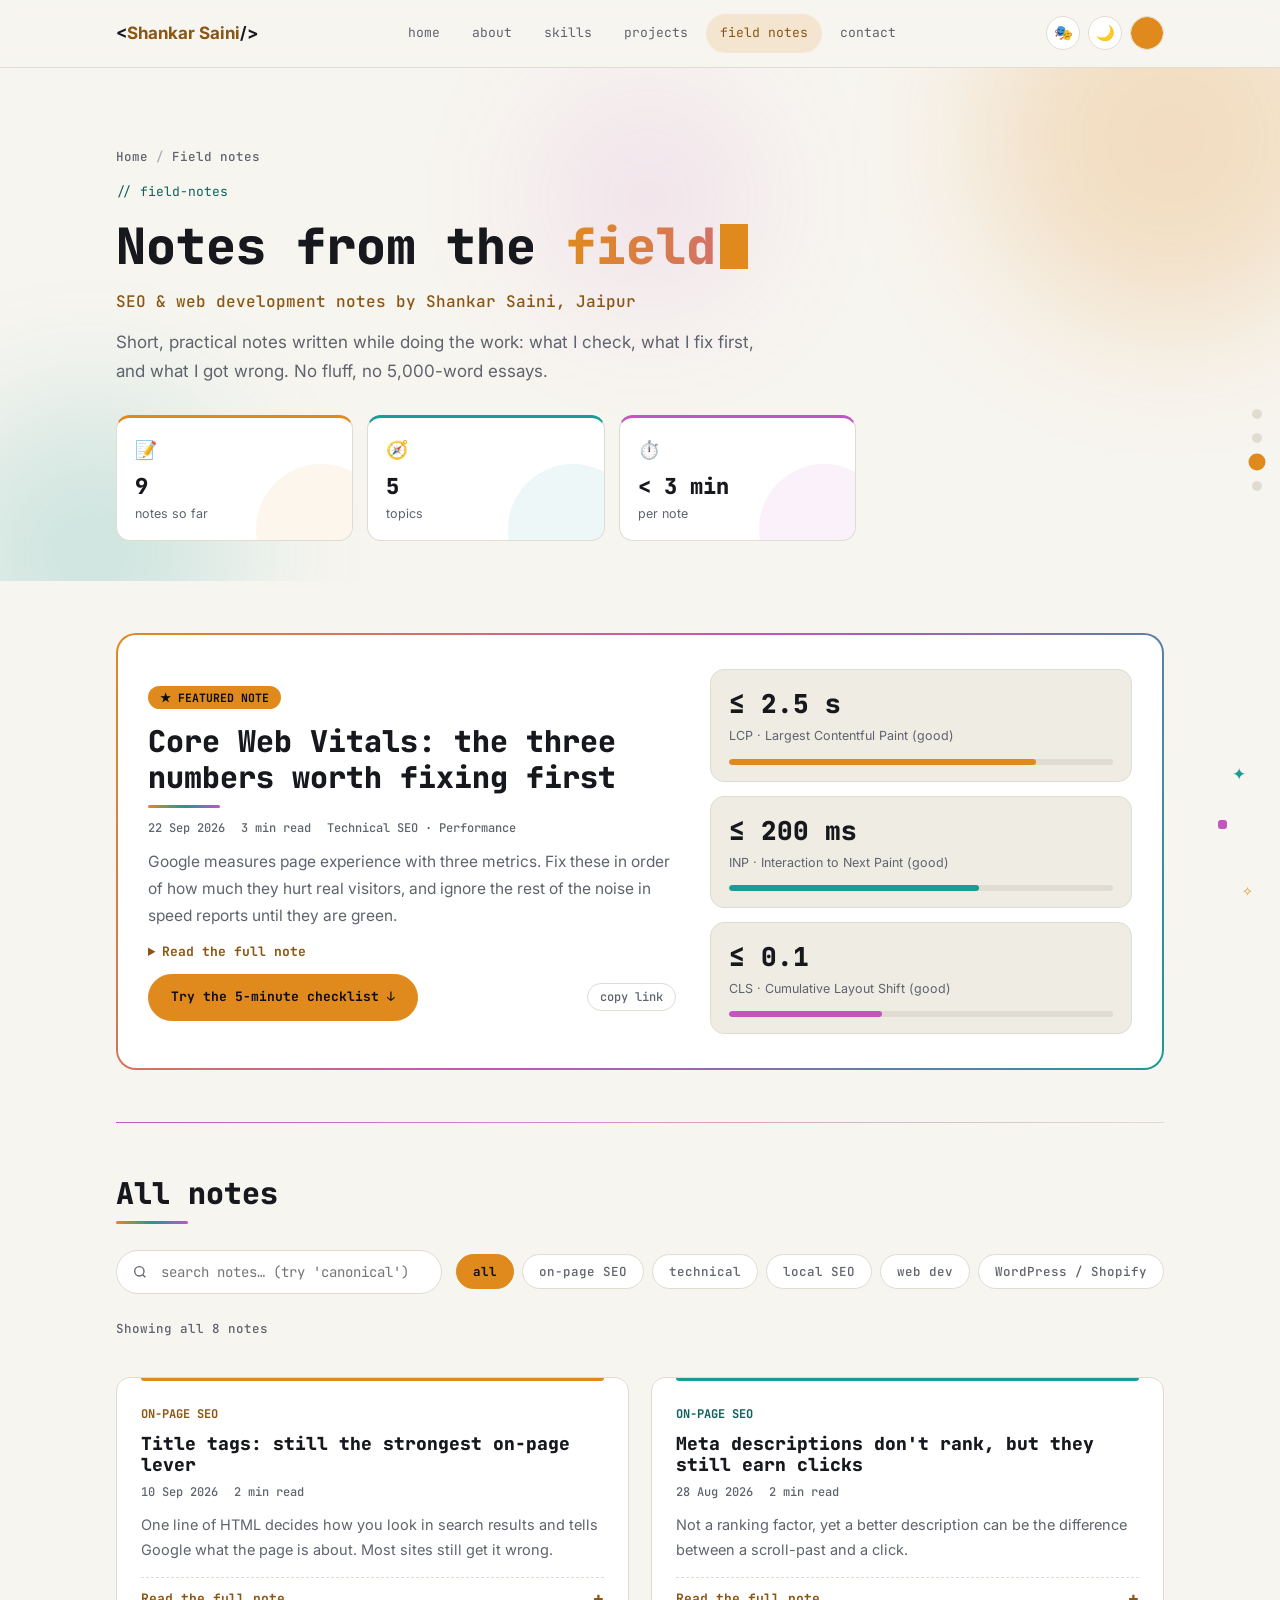
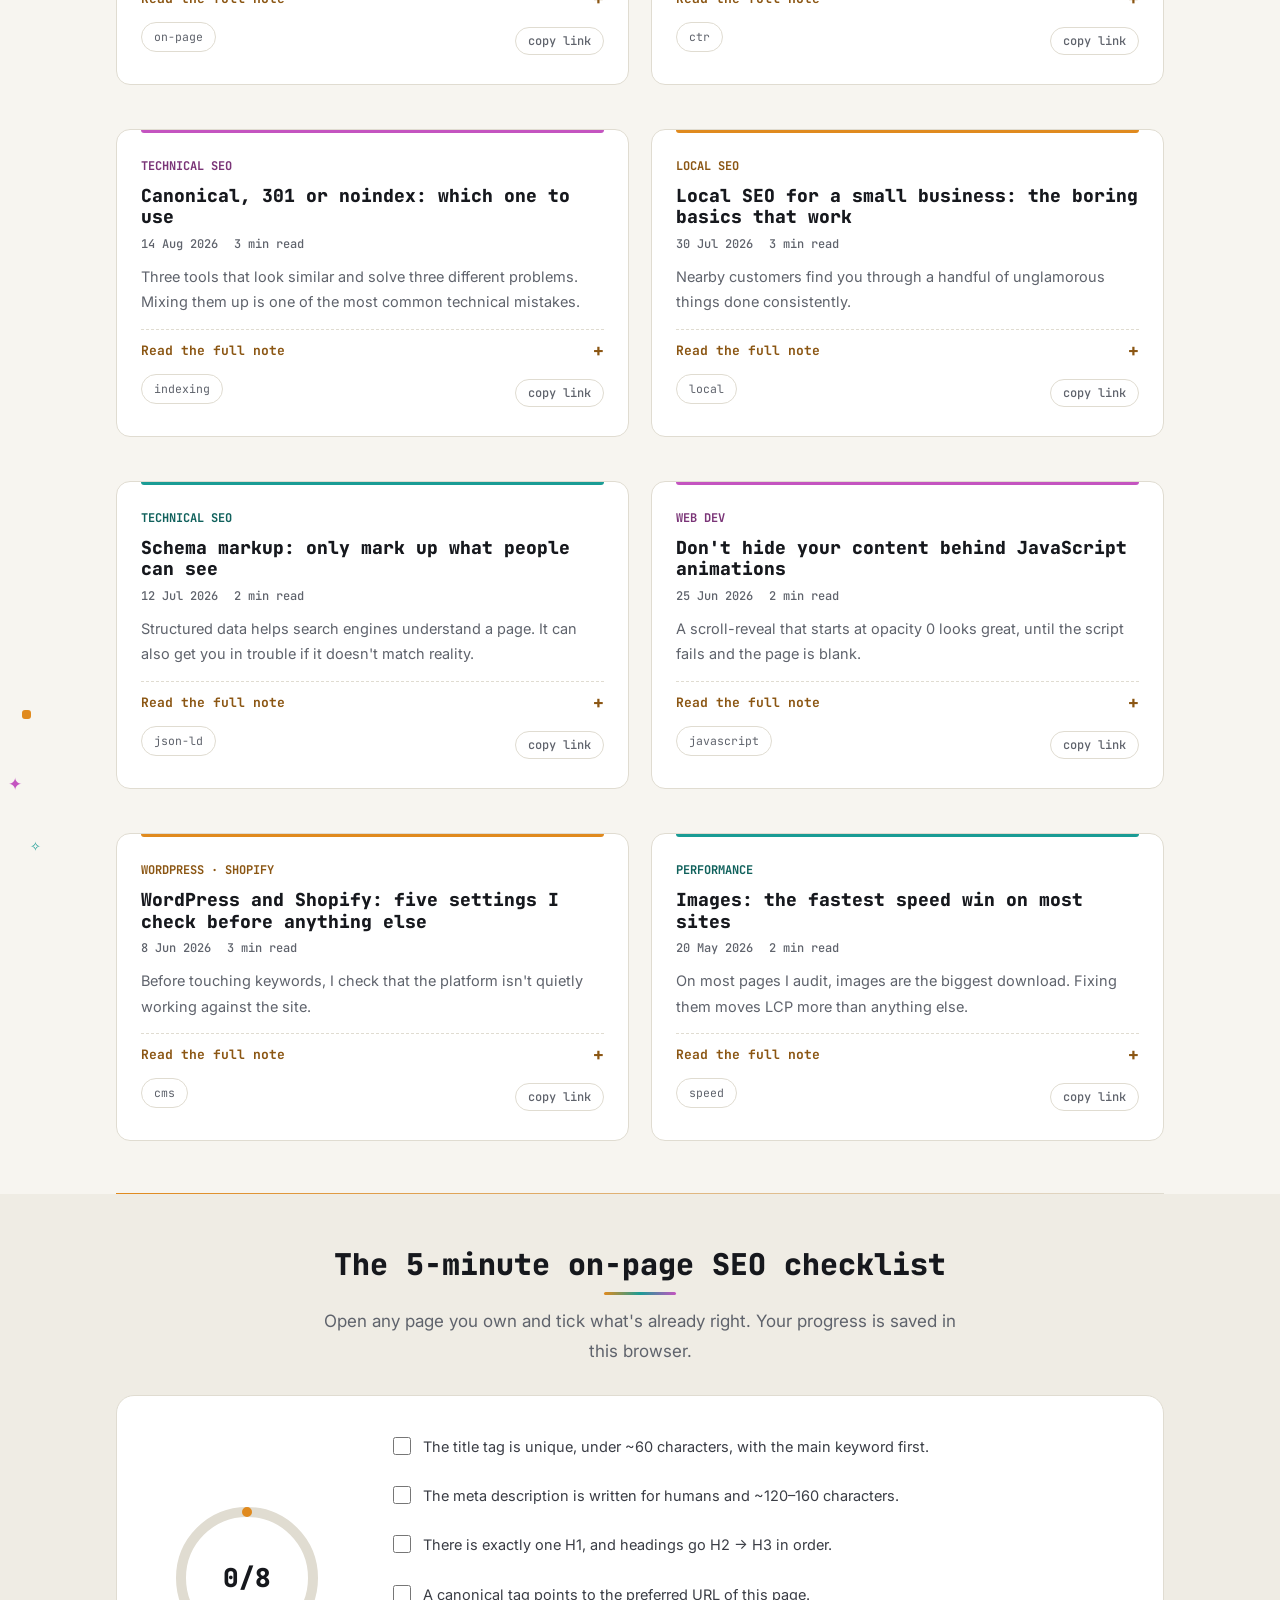
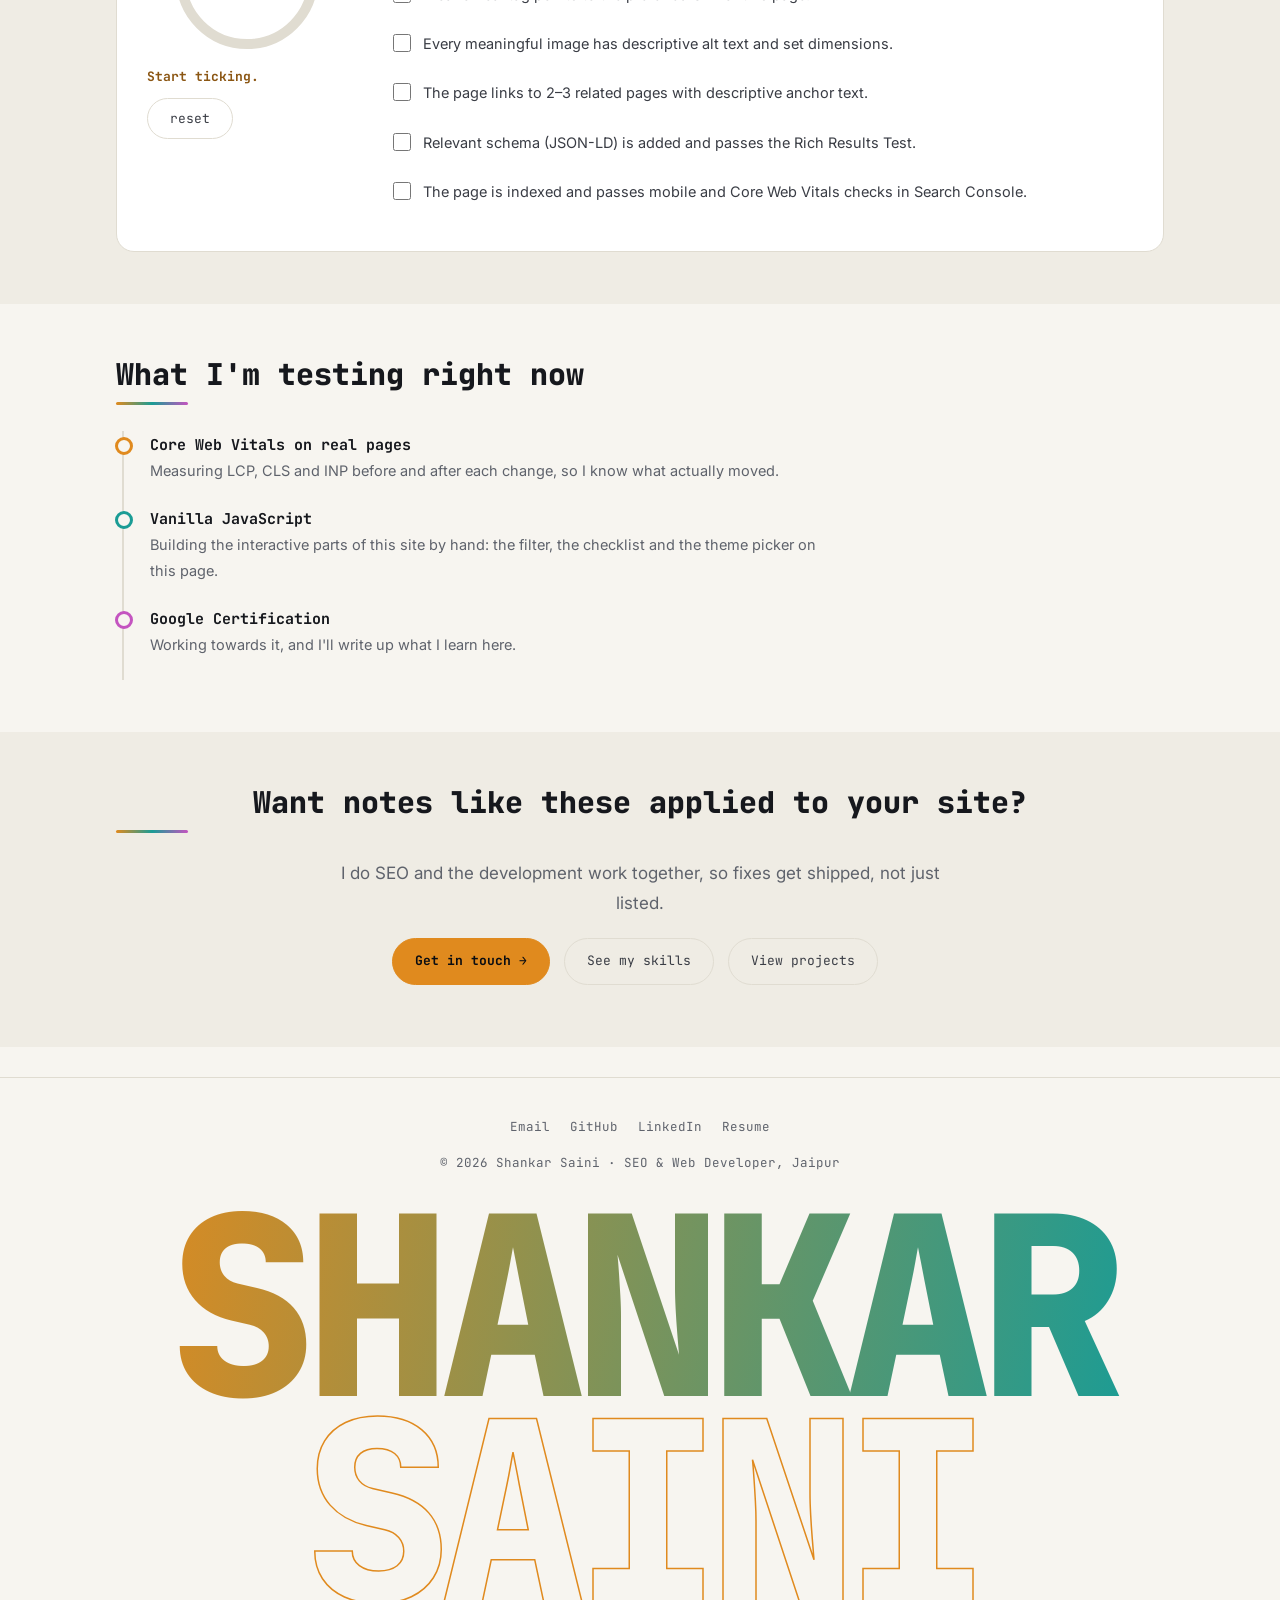
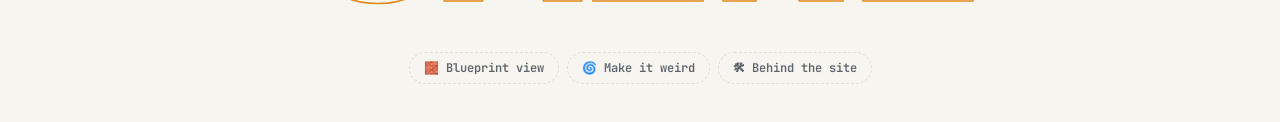
<file: field-notes.html>
<!DOCTYPE html>
<html lang="en-IN">
<head>
<meta charset="UTF-8">
<meta name="viewport" content="width=device-width,initial-scale=1">
<title>SEO & Web Dev Field Notes | Shankar Saini, Jaipur</title>
<meta name="description" content="Short, practical SEO and web development notes by Shankar Saini: title tags, Core Web Vitals, canonicals, schema and local SEO.">
<meta name="author" content="Shankar Saini">
<meta name="robots" content="index, follow, max-image-preview:large, max-snippet:-1, max-video-preview:-1">
<meta name="theme-color" content="#f7f5f0" media="(prefers-color-scheme: light)">
<meta name="theme-color" content="#0b0e13" media="(prefers-color-scheme: dark)">
<meta name="color-scheme" content="light dark">
<link rel="canonical" href="https://shankar-saini.github.io/field-notes">
<link rel="alternate" hreflang="en-in" href="https://shankar-saini.github.io/field-notes">
<link rel="alternate" hreflang="x-default" href="https://shankar-saini.github.io/field-notes">

<meta property="og:type" content="website">
<meta property="og:site_name" content="Shankar Saini">
<meta property="og:locale" content="en_IN">
<meta property="og:url" content="https://shankar-saini.github.io/field-notes">
<meta property="og:title" content="SEO & Web Dev Field Notes | Shankar Saini">
<meta property="og:description" content="Short, practical SEO and web development notes by Shankar Saini: title tags, Core Web Vitals, canonicals, schema and local SEO.">
<meta property="og:image" content="https://shankar-saini.github.io/shankar-saini-seo-web-developer.png">
<meta property="og:image:alt" content="Shankar Saini, SEO specialist and web developer from Jaipur">
<meta name="twitter:card" content="summary_large_image">
<meta name="twitter:title" content="SEO & Web Dev Field Notes | Shankar Saini">
<meta name="twitter:description" content="Short, practical SEO and web development notes by Shankar Saini: title tags, Core Web Vitals, canonicals, schema and local SEO.">
<meta name="twitter:image" content="https://shankar-saini.github.io/shankar-saini-seo-web-developer.png">

<link rel="icon" type="image/png" href="favicon.png">
<link rel="apple-touch-icon" href="favicon.png">
<link rel="manifest" href="site.webmanifest">
<link rel="sitemap" type="application/xml" title="Sitemap" href="sitemap.xml">
<link rel="alternate" type="application/rss+xml" title="Shankar Saini | Field Notes" href="feed.xml">
<meta name="application-name" content="Shankar Saini">
<meta name="format-detection" content="telephone=no">
<meta name="geo.region" content="IN-RJ">
<meta name="geo.placename" content="Jaipur">
<meta name="twitter:site" content="@shankar_saini_5">
<meta name="twitter:creator" content="@shankar_saini_5">
<link rel="preconnect" href="https://fonts.googleapis.com"><link rel="preconnect" href="https://fonts.gstatic.com" crossorigin>
<link href="https://fonts.googleapis.com/css2?family=JetBrains+Mono:wght@400;500;700;800&family=Inter:wght@400;500;600;700&display=swap" rel="stylesheet">
<link rel="stylesheet" href="site.css">
<script>try{if(localStorage.getItem('theme')==='dark')document.documentElement.dataset.theme='dark'}catch(e){}</script>

<script type="application/ld+json">
{
"@context":"https://schema.org",
"@graph":[
{"@type":"WebSite","@id":"https://shankar-saini.github.io/#website","url":"https://shankar-saini.github.io/","name":"Shankar Saini","inLanguage":"en-IN","publisher":{"@id":"https://shankar-saini.github.io/#person"}},
{"@type":"Person","@id":"https://shankar-saini.github.io/#person","name":"Shankar Saini","url":"https://shankar-saini.github.io/","image":"https://shankar-saini.github.io/shankar-saini-seo-web-developer.png","jobTitle":"SEO Specialist & Web Developer","address":{"@type":"PostalAddress","addressLocality":"Jaipur","addressRegion":"Rajasthan","addressCountry":"IN"},"sameAs":["https://github.com/shankar-saini","https://www.linkedin.com/in/shankar-saini/"]},
{"@type":"CollectionPage","@id":"https://shankar-saini.github.io/field-notes#page","url":"https://shankar-saini.github.io/field-notes","name":"SEO & Web Dev Field Notes","inLanguage":"en-IN","isPartOf":{"@id":"https://shankar-saini.github.io/#website"},"about":["Search Engine Optimization","Web Development"],"dateModified":"2026-09-30"},
{"@type":"BreadcrumbList","itemListElement":[
{"@type":"ListItem","position":1,"name":"Home","item":"https://shankar-saini.github.io/"},
{"@type":"ListItem","position":2,"name":"Field Notes","item":"https://shankar-saini.github.io/field-notes"}]},
{"@type":"Blog","@id":"https://shankar-saini.github.io/field-notes#blog","name":"Field Notes by Shankar Saini","url":"https://shankar-saini.github.io/field-notes","inLanguage":"en-IN","author":{"@id":"https://shankar-saini.github.io/#person"},"blogPost":[
{"@type":"BlogPosting","@id":"https://shankar-saini.github.io/field-notes#core-web-vitals","headline":"Core Web Vitals: the three numbers worth fixing first","datePublished":"2026-09-22","author":{"@id":"https://shankar-saini.github.io/#person"},"mainEntityOfPage":"https://shankar-saini.github.io/field-notes#core-web-vitals"},
{"@type":"BlogPosting","@id":"https://shankar-saini.github.io/field-notes#title-tags","headline":"Title tags: still the strongest on-page lever","datePublished":"2026-09-10","author":{"@id":"https://shankar-saini.github.io/#person"},"mainEntityOfPage":"https://shankar-saini.github.io/field-notes#title-tags"},
{"@type":"BlogPosting","@id":"https://shankar-saini.github.io/field-notes#meta-descriptions","headline":"Meta descriptions don't rank, but they still earn clicks","datePublished":"2026-08-28","author":{"@id":"https://shankar-saini.github.io/#person"},"mainEntityOfPage":"https://shankar-saini.github.io/field-notes#meta-descriptions"},
{"@type":"BlogPosting","@id":"https://shankar-saini.github.io/field-notes#canonical-vs-redirect","headline":"Canonical, 301 or noindex: which one to use","datePublished":"2026-08-14","author":{"@id":"https://shankar-saini.github.io/#person"},"mainEntityOfPage":"https://shankar-saini.github.io/field-notes#canonical-vs-redirect"},
{"@type":"BlogPosting","@id":"https://shankar-saini.github.io/field-notes#local-seo","headline":"Local SEO for a small business: the boring basics that work","datePublished":"2026-07-30","author":{"@id":"https://shankar-saini.github.io/#person"},"mainEntityOfPage":"https://shankar-saini.github.io/field-notes#local-seo"},
{"@type":"BlogPosting","@id":"https://shankar-saini.github.io/field-notes#schema-truth","headline":"Schema markup: only mark up what people can see","datePublished":"2026-07-12","author":{"@id":"https://shankar-saini.github.io/#person"},"mainEntityOfPage":"https://shankar-saini.github.io/field-notes#schema-truth"},
{"@type":"BlogPosting","@id":"https://shankar-saini.github.io/field-notes#no-js-content","headline":"Don't hide your content behind JavaScript animations","datePublished":"2026-06-25","author":{"@id":"https://shankar-saini.github.io/#person"},"mainEntityOfPage":"https://shankar-saini.github.io/field-notes#no-js-content"},
{"@type":"BlogPosting","@id":"https://shankar-saini.github.io/field-notes#images-speed","headline":"Images: the fastest speed win on most sites","datePublished":"2026-05-20","author":{"@id":"https://shankar-saini.github.io/#person"},"mainEntityOfPage":"https://shankar-saini.github.io/field-notes#images-speed"},
{"@type":"BlogPosting","@id":"https://shankar-saini.github.io/field-notes#cms-checks","headline":"WordPress and Shopify: five settings I check before anything else","datePublished":"2026-06-08","author":{"@id":"https://shankar-saini.github.io/#person"},"mainEntityOfPage":"https://shankar-saini.github.io/field-notes#cms-checks"}
]}
]
}
</script>

<noscript><style>.rv{opacity:1!important;translate:none!important}.orn{display:none}.filters,.nf-search,.checker-js{display:none}</style></noscript>

<style>
[hidden]{display:none!important}
body{position:relative}
.crumbs{font:500 12.5px 'JetBrains Mono',monospace;color:var(--dim);margin-bottom:16px}
.crumbs a:hover{color:var(--accent-ink)}.crumbs span{margin:0 8px;opacity:.5}
.cursor{display:inline-block;width:.55em;height:.9em;background:var(--accent);vertical-align:-.1em;margin-left:4px;animation:blink 1s steps(2) infinite}
@keyframes blink{50%{opacity:0}}

/* featured */
.feat{position:relative;border-radius:20px;padding:2px;background:linear-gradient(120deg,var(--accent),var(--pink),var(--teal));}
.feat-in{background:var(--card);border-radius:18px;padding:34px 30px;display:grid;grid-template-columns:1.25fr 1fr;gap:34px;align-items:center}
@media(max-width:800px){.feat-in{grid-template-columns:1fr;padding:26px 22px}}
.badge{display:inline-block;font:700 11.5px 'JetBrains Mono',monospace;color:var(--on-accent);background:var(--accent);padding:4px 12px;border-radius:99px;margin-bottom:14px}
.feat h2{font-size:clamp(22px,3vw,30px);margin-bottom:12px}
.feat p{color:var(--dim);margin-bottom:14px;max-width:560px}
.meta{font:500 12px 'JetBrains Mono',monospace;color:var(--dim);display:flex;flex-wrap:wrap;gap:8px 16px;margin-bottom:12px}
.meta time,.meta span{white-space:nowrap}
.gauges{display:grid;gap:14px}
.gauge{background:var(--bg2);border:1px solid var(--line);border-radius:14px;padding:16px 18px}
.gauge b{font:800 26px 'JetBrains Mono',monospace;color:var(--head);display:block}
.gauge span{font-size:12.5px;color:var(--dim)}
.gauge i{display:block;height:6px;border-radius:99px;background:var(--line);margin-top:10px;overflow:hidden}
.gauge i::after{content:"";display:block;height:100%;width:var(--w);background:var(--c);border-radius:99px}

/* tools */
.tools{display:flex;flex-wrap:wrap;gap:14px;align-items:center;margin-bottom:26px}
.nf-search{flex:1 1 260px;position:relative}
.nf-search input{width:100%;background:var(--card);border:1px solid var(--line);border-radius:99px;padding:12px 20px 12px 44px;color:var(--text);font:14px 'JetBrains Mono',monospace}
.nf-search input:focus{outline:none;border-color:var(--accent)}
.nf-search svg{position:absolute;left:16px;top:50%;transform:translateY(-50%);width:16px;height:16px;stroke:var(--dim);fill:none;stroke-width:2}
.filters{display:flex;flex-wrap:wrap;gap:8px}
.filters button{font:500 12.5px 'JetBrains Mono',monospace;color:var(--dim);background:var(--card);border:1px solid var(--line);padding:8px 16px;border-radius:99px;cursor:pointer;transition:.2s}
.filters button:hover{border-color:var(--accent)}
.filters button[aria-pressed=true]{background:var(--accent);color:var(--on-accent);border-color:var(--accent);font-weight:700}
.count{font:500 12.5px 'JetBrains Mono',monospace;color:var(--dim);margin-bottom:18px}

/* notes */
.notes{display:grid;grid-template-columns:repeat(auto-fit,minmax(min(340px,100%),1fr));gap:22px;align-items:start}
.note h3{font-size:18px;margin-bottom:8px}
.note .excerpt{color:var(--dim);font-size:14.5px;margin-bottom:14px}
.note details{border-top:1px dashed var(--line);padding-top:12px}
.note summary{cursor:pointer;font:700 13px 'JetBrains Mono',monospace;color:var(--accent-ink);list-style:none;display:flex;justify-content:space-between}
.note summary::-webkit-details-marker{display:none}
.note summary::after{content:"+";font-size:18px;line-height:1}
.note details[open] summary::after{content:"–"}
.note .full{padding-top:14px;font-size:14.5px}
.note .full p{color:var(--text);margin-bottom:12px}
.note .full ul{margin:0 0 12px 18px;color:var(--text)}
.note .full li{margin-bottom:6px}
.take{background:color-mix(in srgb,var(--c,var(--accent)) 12%,transparent);border-left:3px solid var(--c,var(--accent));padding:10px 14px;border-radius:0 10px 10px 0;font-size:14px;color:var(--text)}
.take b{font-family:'JetBrains Mono',monospace}
.foot{display:flex;justify-content:space-between;align-items:center;gap:10px;margin-top:14px}
.copy{font:500 12px 'JetBrains Mono',monospace;background:none;border:1px solid var(--line);color:var(--dim);border-radius:99px;padding:5px 12px;cursor:pointer;transition:.2s}
.copy:hover{border-color:var(--accent);color:var(--accent-ink)}
.empty{text-align:center;padding:40px 0;color:var(--dim);font-family:'JetBrains Mono',monospace}

/* checker */
.checker{display:grid;grid-template-columns:200px 1fr;gap:34px;align-items:center;background:var(--card);border:1px solid var(--line);border-radius:18px;padding:30px}
@media(max-width:700px){.checker{grid-template-columns:1fr;text-align:center}}
.checker .ring-svg{width:160px;height:160px;margin:0 auto;display:block}
.checker .ring-svg circle{fill:none;stroke-width:10;stroke-linecap:round}
.ring-bg{stroke:var(--line)}
.ring-fg{stroke:var(--accent);transform:rotate(-90deg);transform-origin:50% 50%;transition:stroke-dashoffset .6s cubic-bezier(.22,.9,.32,1)}
.ring-num{font:800 26px 'JetBrains Mono',monospace;fill:var(--head)}
.checks{list-style:none;text-align:left}
.checks li{margin-bottom:8px}
.checks label{display:flex;gap:12px;align-items:flex-start;cursor:pointer;font-size:14.5px;padding:8px 12px;border-radius:10px;transition:.2s}
.checks label:hover{background:var(--bg2)}
.checks input{accent-color:var(--accent);width:18px;height:18px;margin-top:3px;flex:none}
.checks input:checked+span{color:var(--dim);text-decoration:line-through}
.verdict{font:700 13px 'JetBrains Mono',monospace;color:var(--accent-ink);margin:10px 0 0;min-height:22px}

/* now log */
.log{border-left:2px solid var(--line);margin-left:6px;padding-left:26px;max-width:700px;list-style:none}
.log li{position:relative;padding-bottom:22px}
.log li::before{content:"";position:absolute;left:-35px;top:6px;width:12px;height:12px;border-radius:50%;background:var(--bg);border:3px solid var(--c,var(--accent))}
.log b{font-family:'JetBrains Mono',monospace;color:var(--head);font-size:15px}
.log p{color:var(--dim);font-size:14.5px}

.orn{position:absolute;width:60px;height:170px;pointer-events:none;z-index:1;opacity:0;transition:opacity 1s ease}
.orn.in{opacity:1}.orn.l{left:8px}.orn.r{right:8px}
.orn span{position:absolute;animation:twinkle 2.6s ease-in-out infinite}
.orn .star{font-size:17px}.orn .box{width:9px;height:9px;border-radius:3px}
@keyframes twinkle{0%,100%{opacity:.18;transform:scale(.75)}50%{opacity:1;transform:scale(1.15)}}
@media(max-width:1080px){.orn{display:none}}
</style>
<script>try{var P=JSON.parse(localStorage.getItem('palette')||'null'),H=/^#[0-9a-f]{6}$/i;if(P&&H.test(P.t)&&H.test(P.p)){var S=document.documentElement.style;S.setProperty('--teal',P.t);S.setProperty('--pink',P.p)}}catch(e){}</script>
<!-- Google tag (gtag.js) -->
<script async src="https://www.googletagmanager.com/gtag/js?id=G-Q1R4DN3MT4"></script>
<script>
  window.dataLayer = window.dataLayer || [];
  function gtag(){dataLayer.push(arguments);}
  gtag('js', new Date());
  gtag('config', 'G-Q1R4DN3MT4');
</script>
</head>
<body>
<a class="skip" href="#main">Skip to content</a>
<div id="pg" aria-hidden="true"></div>

<div class="orn r" aria-hidden="true" style="top:760px"><span class="star" style="top:0;left:20px;color:var(--teal);animation-delay:.2s">✦</span><span class="box" style="top:60px;left:6px;background:var(--pink);animation-delay:.9s"></span><span class="star" style="top:120px;left:30px;color:var(--accent);font-size:13px;animation-delay:1.5s">✧</span></div>
<div class="orn l" aria-hidden="true" style="top:2300px"><span class="box" style="top:10px;left:14px;background:var(--accent);animation-delay:.4s"></span><span class="star" style="top:70px;left:0;color:var(--pink);animation-delay:1.1s">✦</span><span class="star" style="top:135px;left:22px;color:var(--teal);font-size:13px;animation-delay:1.8s">✧</span></div>

<header><div class="wrap bar">
<a class="logo" href="/" aria-label="Shankar Saini, home">&lt;<b>Shankar Saini</b>/&gt;</a>
<button class="ico" id="mb" aria-label="Open menu" aria-expanded="false" aria-controls="nv">☰</button>
<nav id="nv" aria-label="Main">
<a href="/">home</a><a href="/about">about</a><a href="/skills">skills</a>
<a href="/projects">projects</a><a href="/field-notes" class="on" aria-current="page">field notes</a><a href="/contact">contact</a>
</nav>
<div class="ctl"><button class="ico" id="th" aria-label="Toggle dark mode" title="Toggle theme">🌙</button><input type="color" id="cp" class="ico" value="#e08a1e" aria-label="Pick your accent color" title="Pick your accent color"></div>
</div></header>

<main id="main">

<section class="hero" aria-labelledby="page-title">
<div class="blob b1"></div><div class="blob b2"></div><div class="blob b3"></div>
<div class="wrap">
<nav class="crumbs rv" aria-label="Breadcrumb"><a href="/">Home</a><span>/</span>Field notes</nav>
<div class="eyebrow rv">// field-notes</div>
<h1 id="page-title" class="rv">Notes from the <em>field</em><span class="cursor" aria-hidden="true"></span>
<span class="h1-sub">SEO &amp; web development notes by Shankar Saini, Jaipur</span></h1>
<p class="lead rv">Short, practical notes written while doing the work: what I check, what I fix first, and what I got wrong. No fluff, no 5,000-word essays.</p>
<ul class="facts rv" aria-label="About these notes">
<li tabindex="0" style="--c:var(--accent)"><span class="fi" aria-hidden="true">📝</span><b id="n-count">9</b>notes so far<small>Title tags, canonicals, Core Web Vitals, schema, local SEO and more.</small></li>
<li tabindex="0" style="--c:var(--teal)"><span class="fi" aria-hidden="true">🧭</span><b>5</b>topics<small>On-page SEO, technical SEO, local SEO, web dev, WordPress and Shopify.</small></li>
<li tabindex="0" style="--c:var(--pink)"><span class="fi" aria-hidden="true">⏱️</span><b>&lt; 3 min</b>per note<small>Short enough to read between two tasks.</small></li>
</ul>
</div>
</section>

<section class="sec" id="featured" aria-labelledby="feat-h"><div class="wrap">
<div class="feat rv"><div class="feat-in">
<article id="core-web-vitals" data-slug="core-web-vitals">
<span class="badge">★ FEATURED NOTE</span>
<h2 id="feat-h">Core Web Vitals: the three numbers worth fixing first</h2>
<div class="meta"><time datetime="2026-09-22">22 Sep 2026</time><span>3 min read</span><span>Technical SEO · Performance</span></div>
<p>Google measures page experience with three metrics. Fix these in order of how much they hurt real visitors, and ignore the rest of the noise in speed reports until they are green.</p>
<details class="note-d" style="margin-bottom:14px"><summary style="cursor:pointer;font:700 13px 'JetBrains Mono',monospace;color:var(--accent-ink)">Read the full note</summary>
<div class="full" style="padding-top:14px;font-size:14.5px">
<p><b>LCP (loading).</b> How fast the biggest thing on screen appears. Usually a hero image or a big heading. Compress it, serve a right-sized version, and don't lazy-load the top image.</p>
<p><b>INP (responsiveness).</b> How quickly the page reacts when someone taps or clicks. Long JavaScript tasks are the usual cause, so ship less script.</p>
<p><b>CLS (stability).</b> Whether things jump around while loading. Give images and embeds explicit width and height, and reserve space for anything that loads late.</p>
<p>Measure with field data (Search Console's Core Web Vitals report or PageSpeed Insights), not only lab scores, because Google judges what real users experience.</p>
<p class="take" style="--c:var(--accent)"><b>Takeaway:</b> Fix LCP first. It is the one visitors notice most and the easiest to move.</p>
</div></details>
<div class="foot"><a class="btn pri" href="#checker" style="margin:0">Try the 5-minute checklist ↓</a><button class="copy" type="button" data-copy="core-web-vitals">copy link</button></div>
</article>
<div class="gauges" aria-label="Good thresholds for Core Web Vitals">
<div class="gauge" style="--c:var(--accent);--w:80%"><b>≤ 2.5 s</b><span>LCP · Largest Contentful Paint (good)</span><i></i></div>
<div class="gauge" style="--c:var(--teal);--w:65%"><b>≤ 200 ms</b><span>INP · Interaction to Next Paint (good)</span><i></i></div>
<div class="gauge" style="--c:var(--pink);--w:40%"><b>≤ 0.1</b><span>CLS · Cumulative Layout Shift (good)</span><i></i></div>
</div>
</div></div>
</div></section>

<div class="divider"><div class="divider-line rv" style="--c:var(--pink)"></div></div>

<section class="sec" id="notes" aria-labelledby="notes-h"><div class="wrap">
<h2 id="notes-h" class="rv">All notes</h2>

<div class="tools rv">
<div class="nf-search"><svg viewBox="0 0 24 24" aria-hidden="true"><circle cx="11" cy="11" r="7"/><path d="M20 20l-4-4"/></svg>
<label class="sr" for="q" style="position:absolute;width:1px;height:1px;overflow:hidden;clip:rect(0 0 0 0)">Search notes</label>
<input id="q" type="search" placeholder="search notes… (try 'canonical')" autocomplete="off"></div>
<div class="filters" role="group" aria-label="Filter by topic">
<button type="button" data-f="all" aria-pressed="true">all</button>
<button type="button" data-f="seo" aria-pressed="false">on-page SEO</button>
<button type="button" data-f="technical" aria-pressed="false">technical</button>
<button type="button" data-f="local" aria-pressed="false">local SEO</button>
<button type="button" data-f="dev" aria-pressed="false">web dev</button>
<button type="button" data-f="cms" aria-pressed="false">WordPress / Shopify</button>
</div>
</div>
<p class="count" id="count" role="status" aria-live="polite">Showing all 8 notes</p>

<div class="notes" id="list">

<article class="card note rv" id="title-tags" data-tags="seo" style="--c:var(--accent)">
<div class="lvl">ON-PAGE SEO</div>
<h3>Title tags: still the strongest on-page lever</h3>
<div class="meta"><time datetime="2026-09-10">10 Sep 2026</time><span>2 min read</span></div>
<p class="excerpt">One line of HTML decides how you look in search results and tells Google what the page is about. Most sites still get it wrong.</p>
<details><summary>Read the full note</summary><div class="full">
<ul>
<li>Put the main keyword near the start, then the brand at the end.</li>
<li>Keep it around 50–60 characters so it isn't cut off on results pages.</li>
<li>Every page needs its own title. Duplicates confuse both Google and people.</li>
<li>Write for a human first. Google may rewrite titles that look stuffed or vague.</li>
</ul>
<p class="take"><b>Takeaway:</b> If two pages could share a title, one of them probably shouldn't exist.</p>
</div></details>
<div class="foot"><span class="chip">on-page</span><button class="copy" type="button" data-copy="title-tags">copy link</button></div>
</article>

<article class="card note rv" id="meta-descriptions" data-tags="seo" style="--c:var(--teal)">
<div class="lvl">ON-PAGE SEO</div>
<h3>Meta descriptions don't rank, but they still earn clicks</h3>
<div class="meta"><time datetime="2026-08-28">28 Aug 2026</time><span>2 min read</span></div>
<p class="excerpt">Not a ranking factor, yet a better description can be the difference between a scroll-past and a click.</p>
<details><summary>Read the full note</summary><div class="full">
<p>Treat the description as ad copy for the page: one clear promise, the keyword used naturally, and a reason to click. Around 120–160 characters is a safe range.</p>
<p>Google often replaces your description with a passage from the page that matches the search. That's normal, so make sure the page itself answers the query clearly.</p>
<p class="take"><b>Takeaway:</b> Write it for the person deciding whether to click, not for the crawler.</p>
</div></details>
<div class="foot"><span class="chip">ctr</span><button class="copy" type="button" data-copy="meta-descriptions">copy link</button></div>
</article>

<article class="card note rv" id="canonical-vs-redirect" data-tags="technical" style="--c:var(--pink)">
<div class="lvl">TECHNICAL SEO</div>
<h3>Canonical, 301 or noindex: which one to use</h3>
<div class="meta"><time datetime="2026-08-14">14 Aug 2026</time><span>3 min read</span></div>
<p class="excerpt">Three tools that look similar and solve three different problems. Mixing them up is one of the most common technical mistakes.</p>
<details><summary>Read the full note</summary><div class="full">
<ul>
<li><b>301 redirect:</b> the old page is gone for good and users should land on the new one.</li>
<li><b>Canonical:</b> both URLs must stay live (filters, tracking parameters), but one is the main version.</li>
<li><b>noindex:</b> the page should work for visitors but stay out of search (thank-you pages, internal search).</li>
</ul>
<p>Don't block a page in robots.txt and also expect a noindex on it to work. Google can't see the tag on a page it isn't allowed to crawl.</p>
<p class="take"><b>Takeaway:</b> Gone = 301. Duplicate = canonical. Private = noindex.</p>
</div></details>
<div class="foot"><span class="chip">indexing</span><button class="copy" type="button" data-copy="canonical-vs-redirect">copy link</button></div>
</article>

<article class="card note rv" id="local-seo" data-tags="local seo" style="--c:var(--accent)">
<div class="lvl">LOCAL SEO</div>
<h3>Local SEO for a small business: the boring basics that work</h3>
<div class="meta"><time datetime="2026-07-30">30 Jul 2026</time><span>3 min read</span></div>
<p class="excerpt">Nearby customers find you through a handful of unglamorous things done consistently.</p>
<details><summary>Read the full note</summary><div class="full">
<ul>
<li>Claim and fully complete the Google Business Profile: category, hours, services, photos.</li>
<li>Keep name, address and phone identical everywhere they appear.</li>
<li>Give each real location or service area its own useful page, not copy-pasted city swaps.</li>
<li>Ask happy customers for reviews and reply to every one.</li>
</ul>
<p class="take"><b>Takeaway:</b> Consistency beats cleverness. Same details, everywhere, always.</p>
</div></details>
<div class="foot"><span class="chip">local</span><button class="copy" type="button" data-copy="local-seo">copy link</button></div>
</article>

<article class="card note rv" id="schema-truth" data-tags="technical seo" style="--c:var(--teal)">
<div class="lvl">TECHNICAL SEO</div>
<h3>Schema markup: only mark up what people can see</h3>
<div class="meta"><time datetime="2026-07-12">12 Jul 2026</time><span>2 min read</span></div>
<p class="excerpt">Structured data helps search engines understand a page. It can also get you in trouble if it doesn't match reality.</p>
<details><summary>Read the full note</summary><div class="full">
<p>Use JSON-LD and make sure every claim in it is also visible on the page. Test with Google's Rich Results Test and the Schema Markup Validator.</p>
<p>Also keep expectations honest: since 2023 Google shows FAQ rich results only for a small set of well-known government and health sites. FAQ markup is harmless elsewhere, but don't expect the expanded snippet. Person, Organization, Breadcrumb and Article markup are still worth having.</p>
<p class="take"><b>Takeaway:</b> Schema describes the page. It doesn't decorate it with things that aren't there.</p>
</div></details>
<div class="foot"><span class="chip">json-ld</span><button class="copy" type="button" data-copy="schema-truth">copy link</button></div>
</article>

<article class="card note rv" id="no-js-content" data-tags="dev technical" style="--c:var(--pink)">
<div class="lvl">WEB DEV</div>
<h3>Don't hide your content behind JavaScript animations</h3>
<div class="meta"><time datetime="2026-06-25">25 Jun 2026</time><span>2 min read</span></div>
<p class="excerpt">A scroll-reveal that starts at opacity 0 looks great, until the script fails and the page is blank.</p>
<details><summary>Read the full note</summary><div class="full">
<p>I learned this on my own portfolio: my reveal animation hid every section by default, so with JavaScript off the content stayed invisible. Google can render JavaScript, but visitors with a failed script or a slow connection can't.</p>
<ul>
<li>Make the content visible by default and let JS enhance it.</li>
<li>Add a <code>&lt;noscript&gt;</code> fallback if something must start hidden.</li>
<li>Respect <code>prefers-reduced-motion</code>.</li>
</ul>
<p class="take"><b>Takeaway:</b> Animation is a bonus. The content has to work without it.</p>
</div></details>
<div class="foot"><span class="chip">javascript</span><button class="copy" type="button" data-copy="no-js-content">copy link</button></div>
</article>

<article class="card note rv" id="cms-checks" data-tags="cms technical" style="--c:var(--accent)">
<div class="lvl">WORDPRESS · SHOPIFY</div>
<h3>WordPress and Shopify: five settings I check before anything else</h3>
<div class="meta"><time datetime="2026-06-08">8 Jun 2026</time><span>3 min read</span></div>
<p class="excerpt">Before touching keywords, I check that the platform isn't quietly working against the site.</p>
<details><summary>Read the full note</summary><div class="full">
<ul>
<li><b>WordPress:</b> "Discourage search engines" is unticked in Settings → Reading (it often stays on after launch).</li>
<li><b>WordPress:</b> permalinks use readable post names, not <code>?p=123</code>.</li>
<li><b>Shopify:</b> product URLs under collections have a canonical pointing to the main product URL.</li>
<li><b>Shopify:</b> product and collection pages have unique titles, descriptions and image alt text.</li>
<li><b>Both:</b> the XML sitemap is submitted in Google Search Console.</li>
</ul>
<p class="take"><b>Takeaway:</b> Ten minutes of settings checks can undo months of "invisible" problems.</p>
</div></details>
<div class="foot"><span class="chip">cms</span><button class="copy" type="button" data-copy="cms-checks">copy link</button></div>
</article>

<article class="card note rv" id="images-speed" data-tags="technical dev" style="--c:var(--teal)">
<div class="lvl">PERFORMANCE</div>
<h3>Images: the fastest speed win on most sites</h3>
<div class="meta"><time datetime="2026-05-20">20 May 2026</time><span>2 min read</span></div>
<p class="excerpt">On most pages I audit, images are the biggest download. Fixing them moves LCP more than anything else.</p>
<details><summary>Read the full note</summary><div class="full">
<ul>
<li>Use modern formats like WebP or AVIF where supported.</li>
<li>Resize to the size actually displayed. Don't ship a 4000px photo into a 600px slot.</li>
<li>Set width and height to prevent layout shift.</li>
<li>Lazy-load images below the fold, but never the main hero image.</li>
<li>Write alt text that describes the image, for accessibility first and SEO second.</li>
</ul>
<p class="take"><b>Takeaway:</b> Compress first, then optimize code. Images usually decide the score.</p>
</div></details>
<div class="foot"><span class="chip">speed</span><button class="copy" type="button" data-copy="images-speed">copy link</button></div>
</article>

</div>
<p class="empty" id="empty" hidden>No notes match that search. Try a different word or clear the filter.</p>
</div></section>

<div class="divider"><div class="divider-line rv" style="--c:var(--accent)"></div></div>

<section class="sec" id="checker" aria-labelledby="chk-h" style="background:var(--bg2)"><div class="wrap">
<h2 id="chk-h" class="rv" style="text-align:center">The 5-minute on-page SEO checklist</h2>
<p class="lead rv" style="text-align:center;margin:-14px auto 28px">Open any page you own and tick what's already right. Your progress is saved in this browser.</p>
<div class="checker rv checker-js">
<div>
<svg class="ring-svg" viewBox="0 0 160 160" role="img" aria-label="Checklist progress"><circle class="ring-bg" cx="80" cy="80" r="66"/><circle class="ring-fg" id="cring" cx="80" cy="80" r="66" style="stroke-dasharray:414.7;stroke-dashoffset:414.7"/><text class="ring-num" id="cnum" x="80" y="89" text-anchor="middle">0/8</text></svg>
<p class="verdict" id="verdict" role="status" aria-live="polite">Start ticking.</p>
<button class="btn" id="creset" type="button" style="margin-top:8px">reset</button>
</div>
<ul class="checks" id="checks">
<li><label><input type="checkbox"><span>The title tag is unique, under ~60 characters, with the main keyword first.</span></label></li>
<li><label><input type="checkbox"><span>The meta description is written for humans and ~120–160 characters.</span></label></li>
<li><label><input type="checkbox"><span>There is exactly one H1, and headings go H2 → H3 in order.</span></label></li>
<li><label><input type="checkbox"><span>A canonical tag points to the preferred URL of this page.</span></label></li>
<li><label><input type="checkbox"><span>Every meaningful image has descriptive alt text and set dimensions.</span></label></li>
<li><label><input type="checkbox"><span>The page links to 2–3 related pages with descriptive anchor text.</span></label></li>
<li><label><input type="checkbox"><span>Relevant schema (JSON-LD) is added and passes the Rich Results Test.</span></label></li>
<li><label><input type="checkbox"><span>The page is indexed and passes mobile and Core Web Vitals checks in Search Console.</span></label></li>
</ul>
</div>
</div></section>

<section class="sec" id="now" aria-labelledby="now-h"><div class="wrap">
<h2 id="now-h" class="rv">What I'm testing right now</h2>
<ul class="log">
<li class="rv" style="--c:var(--accent)"><b>Core Web Vitals on real pages</b><p>Measuring LCP, CLS and INP before and after each change, so I know what actually moved.</p></li>
<li class="rv" style="--c:var(--teal)"><b>Vanilla JavaScript</b><p>Building the interactive parts of this site by hand: the filter, the checklist and the theme picker on this page.</p></li>
<li class="rv" style="--c:var(--pink)"><b>Google Certification</b><p>Working towards it, and I'll write up what I learn here.</p></li>
</ul>
</div></section>

<section class="sec" style="background:var(--bg2)"><div class="wrap rv" style="text-align:center">
<h2>Want notes like these applied to your site?</h2>
<p class="lead" style="margin:0 auto 20px">I do SEO and the development work together, so fixes get shipped, not just listed.</p>
<a class="btn pri" href="/contact">Get in touch →</a>
<a class="btn" href="/skills">See my skills</a>
<a class="btn" href="/projects">View projects</a>
</div></section>

</main>

<footer><div class="wrap">
<p><a href="mailto:shankarsaini8107@gmail.com">Email</a><a href="https://github.com/shankar-saini" target="_blank" rel="noopener me">GitHub</a><a href="https://www.linkedin.com/in/shankar-saini/" target="_blank" rel="noopener me">LinkedIn</a><a href="Shankar_Saini_Resume.pdf" download>Resume</a></p>
<p style="margin-top:14px">© 2026 Shankar Saini · SEO &amp; Web Developer, Jaipur</p>
<div class="bn bn-flow" aria-hidden="true"><span>SHANKAR</span><span>SAINI</span></div>
</div></footer>

<script defer>
(function(){
var root=document.documentElement;
function get(k){try{return localStorage.getItem(k)}catch(e){return null}}
function set(k,v){try{localStorage.setItem(k,v)}catch(e){}}
var reduce=window.matchMedia('(prefers-reduced-motion: reduce)').matches;

/* theme + accent */
function onAccent(c){var n=parseInt(c.slice(1),16),r=n>>16,g=(n>>8)&255,b=n&255;var L=(0.299*r+0.587*g+0.114*b)/255;root.style.setProperty('--on-accent',L>0.6?'#0a0d12':'#ffffff')}
function setAccent(c){root.style.setProperty('--accent',c);onAccent(c)}
var ac=get('accentColor');if(ac&&/^#[0-9a-f]{6}$/i.test(ac))setAccent(ac);else ac=null;
var th=document.getElementById('th');
function sync(){th.textContent=root.dataset.theme==='dark'?'☀️':'🌙'}sync();
th.onclick=function(){var d=root.dataset.theme==='dark';if(d)delete root.dataset.theme;else root.dataset.theme='dark';set('theme',d?'light':'dark');sync()};
var cp=document.getElementById('cp');if(ac)cp.value=ac;
cp.oninput=function(e){setAccent(e.target.value);set('accentColor',e.target.value)};
var mb=document.getElementById('mb'),nv=document.getElementById('nv');
mb.onclick=function(){var o=nv.classList.toggle('open');mb.setAttribute('aria-expanded',o)};

/* progress bar + reveal + tilt */
var pg=document.getElementById('pg');
addEventListener('scroll',function(){var h=root.scrollHeight-innerHeight;pg.style.width=(h>0?scrollY/h*100:0)+'%'},{passive:true});
var io=new IntersectionObserver(function(es){es.forEach(function(e){if(e.isIntersecting){e.target.classList.add('in');io.unobserve(e.target)}})},{threshold:.12});
document.querySelectorAll('.rv,.orn,.divider-line').forEach(function(el){io.observe(el)});

/* filter + search */
var cards=[].slice.call(document.querySelectorAll('#list .note'));
var total=cards.length;
document.getElementById('n-count').textContent=total+1;
var q=document.getElementById('q'),filt='all',count=document.getElementById('count'),empty=document.getElementById('empty');
function apply(){
var term=q.value.trim().toLowerCase(),shown=0;
cards.forEach(function(c){
var tags=(c.dataset.tags||'');
var okF=filt==='all'||tags.split(' ').indexOf(filt)>-1||(filt==='local'&&tags.indexOf('local')>-1);
var okQ=!term||c.textContent.toLowerCase().indexOf(term)>-1;
var ok=okF&&okQ;c.hidden=!ok;if(ok)shown++;
});
count.textContent=(shown===total&&!term&&filt==='all')?'Showing all '+total+' notes':'Showing '+shown+' of '+total+' notes';
empty.hidden=shown!==0;
}
q.addEventListener('input',apply);apply();
document.querySelectorAll('.filters button').forEach(function(b){b.addEventListener('click',function(){
document.querySelectorAll('.filters button').forEach(function(x){x.setAttribute('aria-pressed','false')});
b.setAttribute('aria-pressed','true');filt=b.dataset.f;apply();
})});

/* copy link */
document.querySelectorAll('.copy').forEach(function(b){b.addEventListener('click',function(){
var url=location.origin+location.pathname+'#'+b.dataset.copy;
var done=function(){var t=b.textContent;b.textContent='copied ✓';setTimeout(function(){b.textContent=t},1500)};
if(navigator.clipboard&&navigator.clipboard.writeText){navigator.clipboard.writeText(url).then(done,function(){prompt('Copy this link:',url)})}else{prompt('Copy this link:',url)}
})});

/* open a note when linked by hash */
function openHash(){var id=location.hash.slice(1);if(!id)return;var el=document.getElementById(id);if(!el)return;var d=el.querySelector('details');if(d)d.open=true;el.classList.add('in')}
openHash();addEventListener('hashchange',openHash);

/* checklist */
var boxes=[].slice.call(document.querySelectorAll('#checks input'));
var ring=document.getElementById('cring'),num=document.getElementById('cnum'),verdict=document.getElementById('verdict');
var C=2*Math.PI*66;
var saved=[];try{saved=JSON.parse(get('nf-checks')||'[]')}catch(e){saved=[]}
boxes.forEach(function(b,i){b.checked=!!saved[i]});
function paint(){
var n=boxes.filter(function(b){return b.checked}).length;
ring.style.strokeDashoffset=C-(n/boxes.length)*C;
num.textContent=n+'/'+boxes.length;
verdict.textContent=n===0?'Start ticking.':n<4?'Good start. Keep going.':n<8?'Solid. A few gaps left.':'All green. This page is in great shape.';
set('nf-checks',JSON.stringify(boxes.map(function(b){return b.checked})));
}
boxes.forEach(function(b){b.addEventListener('change',paint)});
document.getElementById('creset').onclick=function(){boxes.forEach(function(b){b.checked=false});paint()};
paint();
})();
</script>
<button class="totop" id="totop" type="button" aria-label="Back to top">↑</button>
<script>(function(){var b=document.getElementById('totop');if(!b)return;addEventListener('scroll',function(){b.classList.toggle('show',scrollY>600)},{passive:true});b.onclick=function(){scrollTo({top:0,behavior:matchMedia('(prefers-reduced-motion: reduce)').matches?'auto':'smooth'})}})();</script>
<script src="/fun.js" defer></script>
</body>
</html>
</file>
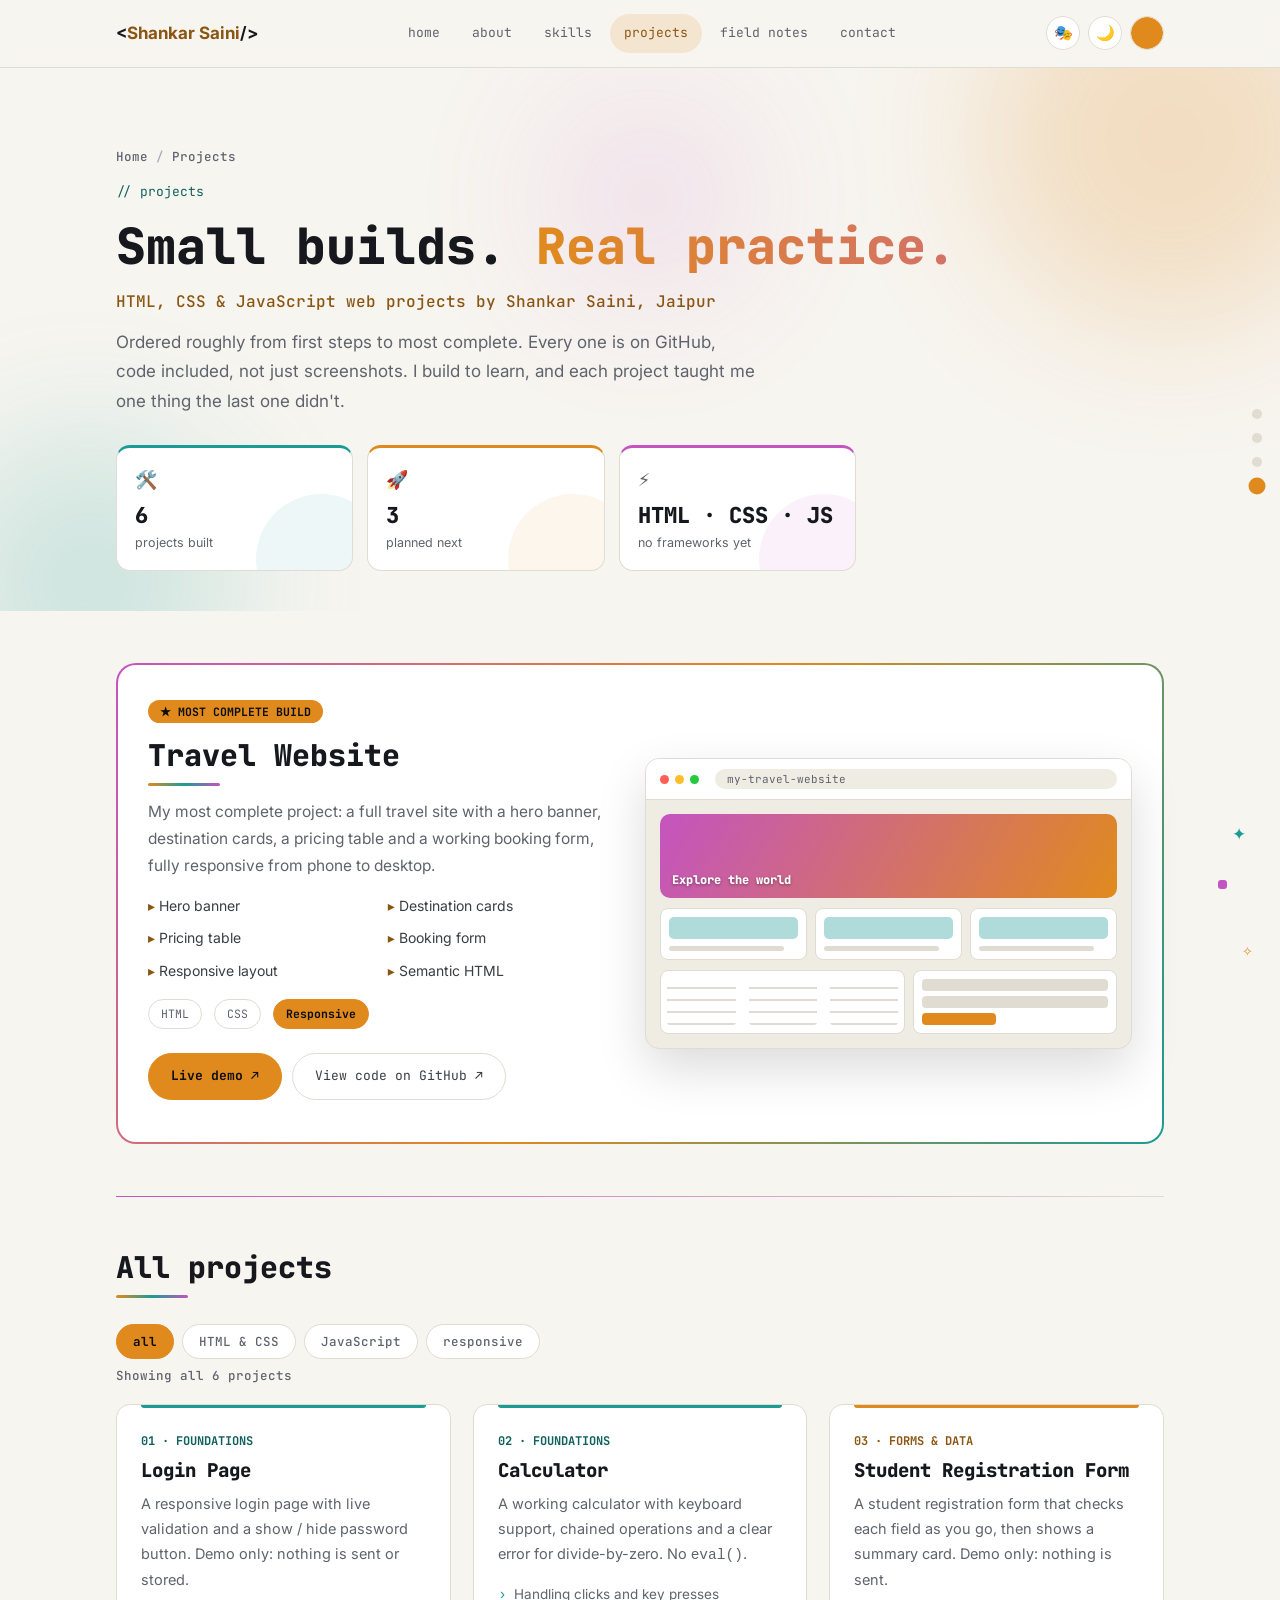
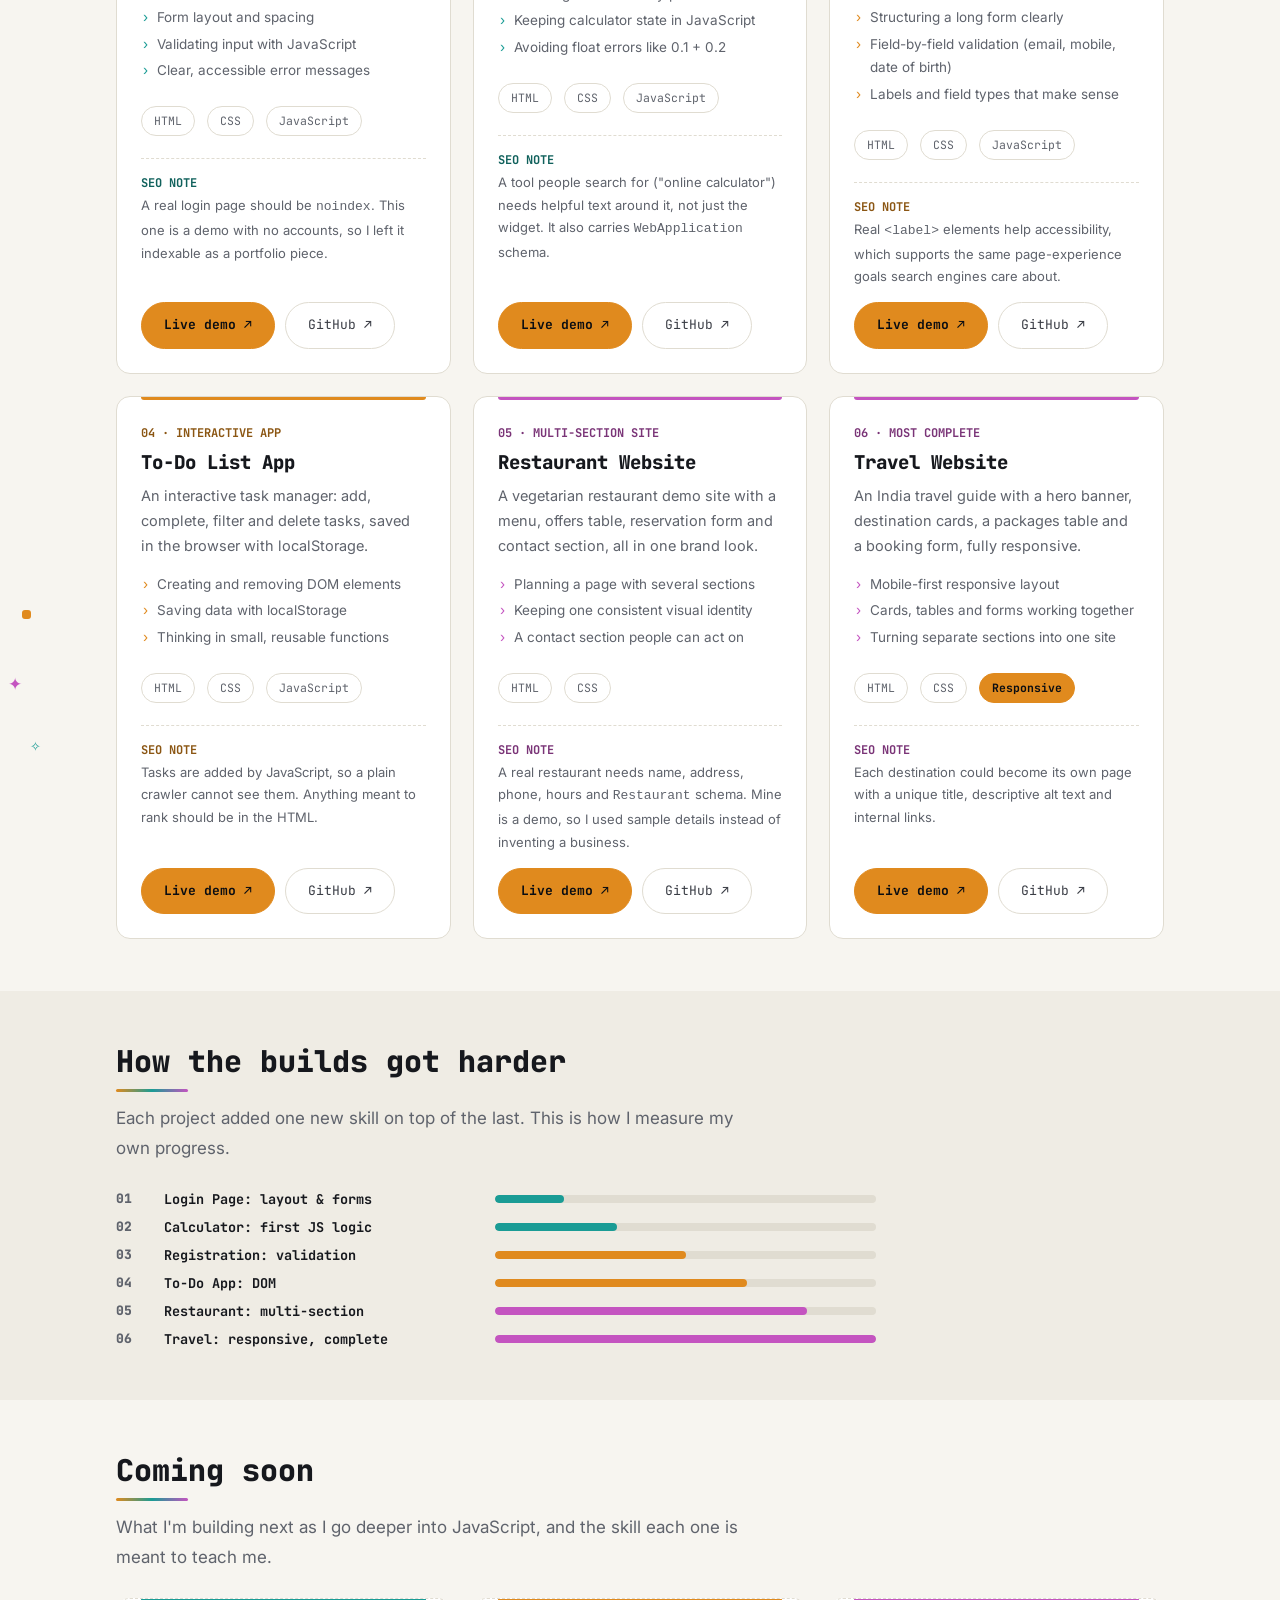
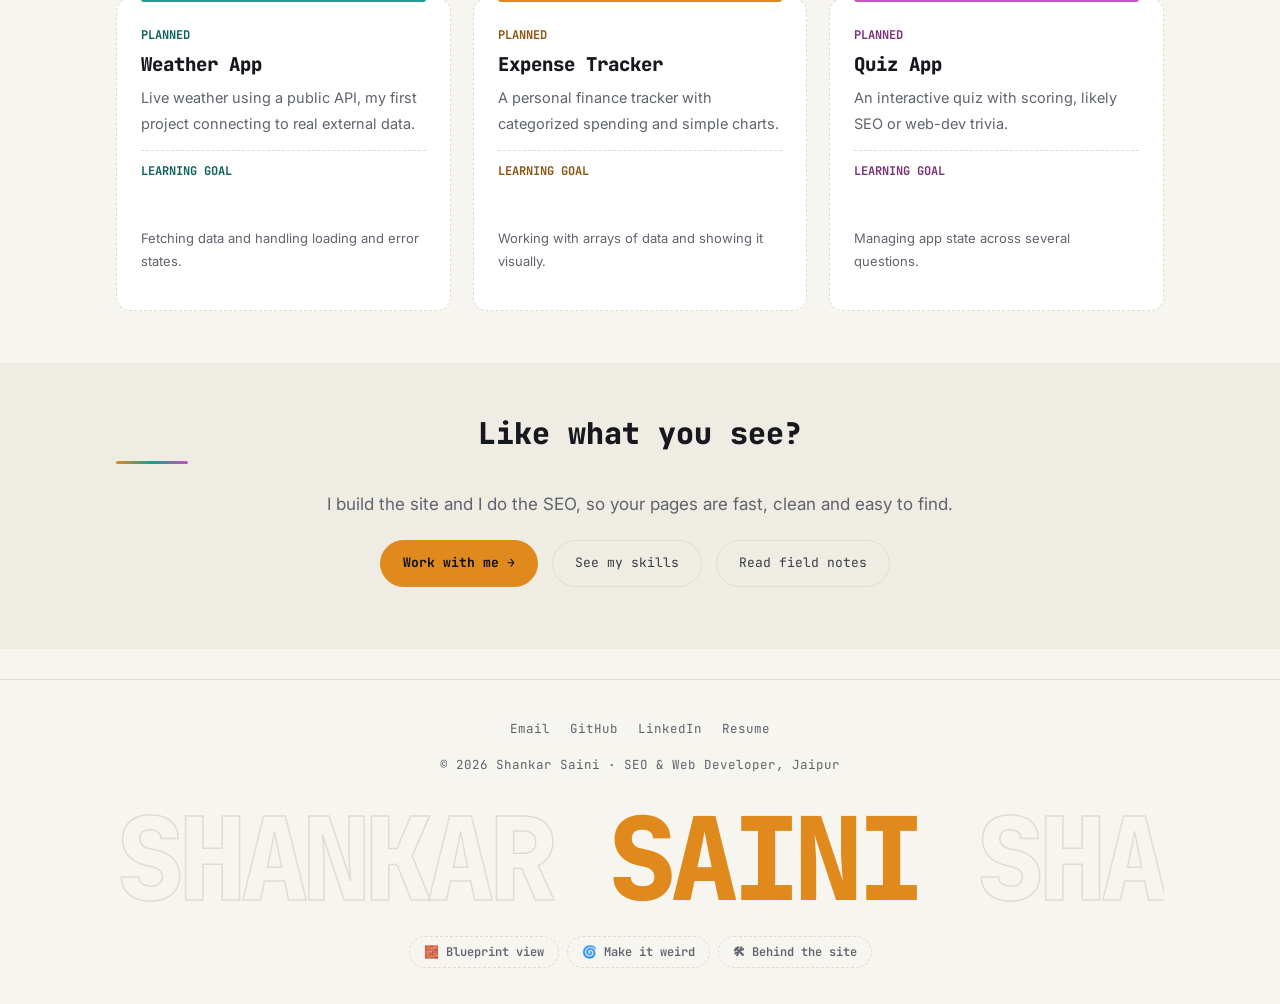
<file: projects.html>
<!DOCTYPE html>
<html lang="en-IN">
<head>
<meta charset="UTF-8">
<meta name="viewport" content="width=device-width,initial-scale=1">
<title>Web Development Projects | Shankar Saini, Jaipur</title>
<meta name="description" content="HTML, CSS and JavaScript projects by Shankar Saini: a travel website, restaurant site, to-do app, calculator, registration form and login page.">
<meta name="author" content="Shankar Saini">
<meta name="robots" content="index, follow, max-image-preview:large, max-snippet:-1, max-video-preview:-1">
<meta name="theme-color" content="#f7f5f0" media="(prefers-color-scheme: light)">
<meta name="theme-color" content="#0b0e13" media="(prefers-color-scheme: dark)">
<meta name="color-scheme" content="light dark">
<link rel="canonical" href="https://shankar-saini.github.io/projects">
<link rel="alternate" hreflang="en-in" href="https://shankar-saini.github.io/projects">
<link rel="alternate" hreflang="x-default" href="https://shankar-saini.github.io/projects">

<meta property="og:type" content="website">
<meta property="og:site_name" content="Shankar Saini">
<meta property="og:locale" content="en_IN">
<meta property="og:url" content="https://shankar-saini.github.io/projects">
<meta property="og:title" content="Web Development Projects | Shankar Saini">
<meta property="og:description" content="HTML, CSS and JavaScript projects by Shankar Saini: a travel website, restaurant site, to-do app, calculator, registration form and login page.">
<meta property="og:image" content="https://shankar-saini.github.io/shankar-saini-seo-web-developer.png">
<meta property="og:image:alt" content="Shankar Saini, SEO specialist and web developer from Jaipur">
<meta name="twitter:card" content="summary_large_image">
<meta name="twitter:title" content="Web Development Projects | Shankar Saini">
<meta name="twitter:description" content="HTML, CSS and JavaScript projects by Shankar Saini: a travel website, restaurant site, to-do app, calculator, registration form and login page.">
<meta name="twitter:image" content="https://shankar-saini.github.io/shankar-saini-seo-web-developer.png">

<link rel="icon" type="image/png" href="favicon.png">
<link rel="apple-touch-icon" href="favicon.png">
<link rel="manifest" href="site.webmanifest">
<link rel="sitemap" type="application/xml" title="Sitemap" href="sitemap.xml">
<link rel="alternate" type="application/rss+xml" title="Shankar Saini | Field Notes" href="feed.xml">
<meta name="application-name" content="Shankar Saini">
<meta name="format-detection" content="telephone=no">
<meta name="geo.region" content="IN-RJ">
<meta name="geo.placename" content="Jaipur">
<meta name="twitter:site" content="@shankar_saini_5">
<meta name="twitter:creator" content="@shankar_saini_5">
<link rel="preconnect" href="https://fonts.googleapis.com"><link rel="preconnect" href="https://fonts.gstatic.com" crossorigin>
<link href="https://fonts.googleapis.com/css2?family=JetBrains+Mono:wght@400;500;700;800&family=Inter:wght@400;500;600;700&display=swap" rel="stylesheet">
<link rel="stylesheet" href="site.css">
<script>try{if(localStorage.getItem('theme')==='dark')document.documentElement.dataset.theme='dark'}catch(e){}</script>

<script type="application/ld+json">
{
"@context":"https://schema.org",
"@graph":[
{"@type":"WebSite","@id":"https://shankar-saini.github.io/#website","url":"https://shankar-saini.github.io/","name":"Shankar Saini","inLanguage":"en-IN","publisher":{"@id":"https://shankar-saini.github.io/#person"}},
{"@type":"Person","@id":"https://shankar-saini.github.io/#person","name":"Shankar Saini","url":"https://shankar-saini.github.io/","image":"https://shankar-saini.github.io/shankar-saini-seo-web-developer.png","jobTitle":"SEO Specialist & Web Developer","address":{"@type":"PostalAddress","addressLocality":"Jaipur","addressRegion":"Rajasthan","addressCountry":"IN"},"sameAs":["https://github.com/shankar-saini","https://www.linkedin.com/in/shankar-saini/"]},
{"@type":"CollectionPage","@id":"https://shankar-saini.github.io/projects#page","url":"https://shankar-saini.github.io/projects","name":"Web Development Projects | Shankar Saini","inLanguage":"en-IN","isPartOf":{"@id":"https://shankar-saini.github.io/#website"},"about":"Web development projects built with HTML, CSS and JavaScript","dateModified":"2026-09-30","mainEntity":{"@id":"https://shankar-saini.github.io/projects#list"}},
{"@type":"BreadcrumbList","itemListElement":[
{"@type":"ListItem","position":1,"name":"Home","item":"https://shankar-saini.github.io/"},
{"@type":"ListItem","position":2,"name":"Projects","item":"https://shankar-saini.github.io/projects"}]},
{"@type":"ItemList","@id":"https://shankar-saini.github.io/projects#list","name":"Web development projects by Shankar Saini","itemListElement":[
{"@type":"ListItem","position":1,"item":{"@type":"SoftwareSourceCode","name":"Login Page","description":"A responsive login page with live validation and a show / hide password button. Demo only.","programmingLanguage":["HTML","CSS","JavaScript"],"url":"https://shankar-saini.github.io/login-page/","codeRepository":"https://github.com/shankar-saini/login-page","author":{"@id":"https://shankar-saini.github.io/#person"}}},
{"@type":"ListItem","position":2,"item":{"@type":"SoftwareSourceCode","name":"Calculator","description":"A working calculator with keyboard support and chained operations, built without eval().","programmingLanguage":["HTML","CSS","JavaScript"],"url":"https://shankar-saini.github.io/calculator/","codeRepository":"https://github.com/shankar-saini/calculator","author":{"@id":"https://shankar-saini.github.io/#person"}}},
{"@type":"ListItem","position":3,"item":{"@type":"SoftwareSourceCode","name":"Student Registration Form","description":"A student registration form with field-by-field validation and a summary card. Demo only.","programmingLanguage":["HTML","CSS","JavaScript"],"url":"https://shankar-saini.github.io/registration-form/","codeRepository":"https://github.com/shankar-saini/registration-form","author":{"@id":"https://shankar-saini.github.io/#person"}}},
{"@type":"ListItem","position":4,"item":{"@type":"SoftwareSourceCode","name":"To-Do List App","description":"A to-do list app to add, complete, filter and delete tasks, saved in the browser.","programmingLanguage":["HTML","CSS","JavaScript"],"url":"https://shankar-saini.github.io/todo-app/","codeRepository":"https://github.com/shankar-saini/todo-app","author":{"@id":"https://shankar-saini.github.io/#person"}}},
{"@type":"ListItem","position":5,"item":{"@type":"SoftwareSourceCode","name":"Restaurant Website","description":"A vegetarian restaurant demo site with a menu, offers table and reservation form.","programmingLanguage":["HTML","CSS"],"url":"https://shankar-saini.github.io/restaurant-website/","codeRepository":"https://github.com/shankar-saini/restaurant-website","author":{"@id":"https://shankar-saini.github.io/#person"}}},
{"@type":"ListItem","position":6,"item":{"@type":"SoftwareSourceCode","name":"Travel Website","description":"A responsive travel website with a hero banner, destination cards, a pricing table and a booking form.","programmingLanguage":["HTML","CSS"],"url":"https://shankar-saini.github.io/travel-time/","codeRepository":"https://github.com/shankar-saini/travel-time","author":{"@id":"https://shankar-saini.github.io/#person"}}}
]}
]
}
</script>

<noscript><style>.rv{opacity:1!important;translate:none!important}.orn{display:none}.filters{display:none}</style></noscript>

<style>
[hidden]{display:none!important}
body{position:relative}
.crumbs{font:500 12.5px 'JetBrains Mono',monospace;color:var(--dim);margin-bottom:16px}
.crumbs a:hover{color:var(--accent-ink)}.crumbs span{margin:0 8px;opacity:.5}

/* featured travel project */
.feat{border-radius:20px;padding:2px;background:linear-gradient(120deg,var(--pink),var(--accent),var(--teal))}
.feat-in{background:var(--card);border-radius:18px;padding:32px 30px;display:grid;grid-template-columns:1fr 1.05fr;gap:34px;align-items:center}
@media(max-width:820px){.feat-in{grid-template-columns:1fr;padding:24px 20px}}
.badge{display:inline-block;font:700 11.5px 'JetBrains Mono',monospace;color:var(--on-accent);background:var(--accent);padding:4px 12px;border-radius:99px;margin-bottom:14px}
.feat h2{font-size:clamp(22px,3vw,30px);margin-bottom:12px}
.feat p{color:var(--dim);margin-bottom:14px}
.feat ul.parts{list-style:none;margin:0 0 16px;display:grid;grid-template-columns:1fr 1fr;gap:8px 16px;font-size:14px}
.feat ul.parts li::before{content:"▸ ";color:var(--accent-ink)}
.pl{display:flex;gap:6px;flex-wrap:wrap;margin-top:6px}

/* CSS-drawn browser mockup (not a fake screenshot, an abstract layout of the build) */
.browser{background:var(--bg2);border:1px solid var(--line);border-radius:14px;overflow:hidden;box-shadow:0 20px 50px rgba(0,0,0,.14)}
.b-bar{display:flex;gap:6px;align-items:center;padding:10px 14px;border-bottom:1px solid var(--line);background:var(--card)}
.b-bar i{width:9px;height:9px;border-radius:50%;background:var(--line)}
.b-bar i:nth-child(1){background:#ff5f56}.b-bar i:nth-child(2){background:#ffbd2e}.b-bar i:nth-child(3){background:#27c93f}
.b-bar span{margin-left:10px;flex:1;background:var(--bg2);border-radius:99px;padding:3px 12px;font:11px 'JetBrains Mono',monospace;color:var(--dim);overflow:hidden;white-space:nowrap;text-overflow:ellipsis}
.b-body{padding:14px;display:grid;gap:10px}
.b-hero{height:84px;border-radius:10px;background:linear-gradient(120deg,var(--pink),var(--accent));display:flex;align-items:flex-end;padding:10px 12px;font:800 12px 'JetBrains Mono',monospace;color:#fff;text-shadow:0 1px 3px rgba(0,0,0,.4)}
.b-cards{display:grid;grid-template-columns:repeat(3,1fr);gap:8px}
.b-cards div{height:52px;border-radius:8px;background:var(--card);border:1px solid var(--line);position:relative}
.b-cards div::after{content:"";position:absolute;left:8px;right:22px;bottom:8px;height:5px;border-radius:9px;background:var(--line)}
.b-cards div::before{content:"";position:absolute;left:8px;right:8px;top:8px;height:22px;border-radius:5px;background:color-mix(in srgb,var(--teal) 35%,transparent)}
.b-row{display:grid;grid-template-columns:1.2fr 1fr;gap:8px}
.b-price{height:64px;border-radius:8px;background:var(--card);border:1px solid var(--line);display:grid;grid-template-columns:repeat(3,1fr);gap:1px;background-clip:padding-box}
.b-price span{background:repeating-linear-gradient(0deg,var(--line) 0 2px,transparent 2px 12px);margin:8px 6px;border-radius:3px}
.b-form{height:64px;border-radius:8px;background:var(--card);border:1px solid var(--line);padding:8px;display:grid;gap:5px}
.b-form span{background:var(--line);border-radius:4px}
.b-form span:last-child{background:var(--accent);width:40%}

/* filters */
.filters{display:flex;flex-wrap:wrap;gap:8px;margin-bottom:8px}
.filters button{font:500 12.5px 'JetBrains Mono',monospace;color:var(--dim);background:var(--card);border:1px solid var(--line);padding:8px 16px;border-radius:99px;cursor:pointer;transition:.2s}
.filters button:hover{border-color:var(--accent)}
.filters button[aria-pressed=true]{background:var(--accent);color:var(--on-accent);border-color:var(--accent);font-weight:700}
.count{font:500 12.5px 'JetBrains Mono',monospace;color:var(--dim);margin-bottom:20px}

/* project cards */
.projects{display:grid;grid-template-columns:repeat(auto-fit,minmax(min(330px,100%),1fr));gap:22px}
.proj h3{font-size:19px}
.proj .prac{list-style:none;margin:0 0 14px;font-size:13.5px;color:var(--dim)}
.proj .prac li{padding-left:16px;position:relative;margin-bottom:3px}
.proj .prac li::before{content:"›";position:absolute;left:2px;color:var(--c,var(--accent))}
.proj .seo{font-size:13px;border-top:1px dashed var(--line);padding-top:12px;margin:14px 0;color:var(--dim)}
.proj .seo b{font-family:'JetBrains Mono',monospace;color:color-mix(in srgb,var(--c,var(--accent)) var(--ink),#000);font-size:12px}

/* ladder */
.ladder{list-style:none;display:grid;gap:10px;max-width:760px}
.ladder li{display:grid;grid-template-columns:34px 1fr 1.2fr;gap:14px;align-items:center;font-size:14px}
.ladder .n{font:800 13px 'JetBrains Mono',monospace;color:var(--dim)}
.ladder .t{font:700 13.5px 'JetBrains Mono',monospace;color:var(--head)}
.ladder .bar-l{height:8px;border-radius:99px;background:var(--line);overflow:hidden}
.ladder .bar-l::after{content:"";display:block;height:100%;width:0;background:var(--c);border-radius:99px;transition:width 1.1s cubic-bezier(.22,.9,.32,1)}
.ladder li.in .bar-l::after{width:var(--w)}
@media(max-width:560px){.ladder li{grid-template-columns:28px 1fr}.ladder .bar-l{grid-column:1/-1}}

.next .card{border-style:dashed}
.next .why{font-size:13px;color:var(--dim);border-top:1px dashed var(--line);padding-top:10px;margin-top:6px}
.next .why b{font-family:'JetBrains Mono',monospace;color:color-mix(in srgb,var(--c,var(--accent)) var(--ink),#000);font-size:12px}

.orn{position:absolute;width:60px;height:170px;pointer-events:none;z-index:1;opacity:0;transition:opacity 1s ease}
.orn.in{opacity:1}.orn.l{left:8px}.orn.r{right:8px}
.orn span{position:absolute;animation:twinkle 2.6s ease-in-out infinite}
.orn .star{font-size:17px}.orn .box{width:9px;height:9px;border-radius:3px}
@keyframes twinkle{0%,100%{opacity:.18;transform:scale(.75)}50%{opacity:1;transform:scale(1.15)}}
@media(max-width:1080px){.orn{display:none}}
</style>
<script>try{var P=JSON.parse(localStorage.getItem('palette')||'null'),H=/^#[0-9a-f]{6}$/i;if(P&&H.test(P.t)&&H.test(P.p)){var S=document.documentElement.style;S.setProperty('--teal',P.t);S.setProperty('--pink',P.p)}}catch(e){}</script>
<!-- Google tag (gtag.js) -->
<script async src="https://www.googletagmanager.com/gtag/js?id=G-Q1R4DN3MT4"></script>
<script>
  window.dataLayer = window.dataLayer || [];
  function gtag(){dataLayer.push(arguments);}
  gtag('js', new Date());
  gtag('config', 'G-Q1R4DN3MT4');
</script>
</head>
<body>
<a class="skip" href="#main">Skip to content</a>
<div id="pg" aria-hidden="true"></div>

<div class="orn r" aria-hidden="true" style="top:820px"><span class="star" style="top:0;left:20px;color:var(--teal);animation-delay:.2s">✦</span><span class="box" style="top:60px;left:6px;background:var(--pink);animation-delay:.9s"></span><span class="star" style="top:120px;left:30px;color:var(--accent);font-size:13px;animation-delay:1.5s">✧</span></div>
<div class="orn l" aria-hidden="true" style="top:2200px"><span class="box" style="top:10px;left:14px;background:var(--accent);animation-delay:.4s"></span><span class="star" style="top:70px;left:0;color:var(--pink);animation-delay:1.1s">✦</span><span class="star" style="top:135px;left:22px;color:var(--teal);font-size:13px;animation-delay:1.8s">✧</span></div>

<header><div class="wrap bar">
<a class="logo" href="/" aria-label="Shankar Saini, home">&lt;<b>Shankar Saini</b>/&gt;</a>
<button class="ico" id="mb" aria-label="Open menu" aria-expanded="false" aria-controls="nv">☰</button>
<nav id="nv" aria-label="Main">
<a href="/">home</a><a href="/about">about</a><a href="/skills">skills</a>
<a href="/projects" class="on" aria-current="page">projects</a><a href="/field-notes">field notes</a><a href="/contact">contact</a>
</nav>
<div class="ctl"><button class="ico" id="th" aria-label="Toggle dark mode" title="Toggle theme">🌙</button><input type="color" id="cp" class="ico" value="#e08a1e" aria-label="Pick your accent color" title="Pick your accent color"></div>
</div></header>

<main id="main">

<section class="hero" aria-labelledby="page-title">
<div class="blob b1"></div><div class="blob b2"></div><div class="blob b3"></div>
<div class="wrap">
<nav class="crumbs rv" aria-label="Breadcrumb"><a href="/">Home</a><span>/</span>Projects</nav>
<div class="eyebrow rv">// projects</div>
<h1 id="page-title" class="rv">Small builds. <em>Real practice.</em>
<span class="h1-sub">HTML, CSS &amp; JavaScript web projects by Shankar Saini, Jaipur</span></h1>
<p class="lead rv">Ordered roughly from first steps to most complete. Every one is on GitHub, code included, not just screenshots. I build to learn, and each project taught me one thing the last one didn't.</p>
<ul class="facts rv" aria-label="Project summary">
<li tabindex="0" style="--c:var(--teal)"><span class="fi" aria-hidden="true">🛠️</span><b>6</b>projects built<small>From a login form to a full responsive travel website.</small></li>
<li tabindex="0" style="--c:var(--accent)"><span class="fi" aria-hidden="true">🚀</span><b>3</b>planned next<small>A weather app, an expense tracker and a quiz app.</small></li>
<li tabindex="0" style="--c:var(--pink)"><span class="fi" aria-hidden="true">⚡</span><b>HTML · CSS · JS</b>no frameworks yet<small>Everything hand-written. No templates, no page builders.</small></li>
</ul>
</div>
</section>

<section class="sec" id="featured" aria-labelledby="feat-h"><div class="wrap">
<div class="feat rv"><div class="feat-in">
<article>
<span class="badge">★ MOST COMPLETE BUILD</span>
<h2 id="feat-h">Travel Website</h2>
<p>My most complete project: a full travel site with a hero banner, destination cards, a pricing table and a working booking form, fully responsive from phone to desktop.</p>
<ul class="parts" aria-label="What the site includes">
<li>Hero banner</li><li>Destination cards</li><li>Pricing table</li><li>Booking form</li><li>Responsive layout</li><li>Semantic HTML</li>
</ul>
<div class="pl"><span class="chip">HTML</span><span class="chip">CSS</span><span class="chip hot">Responsive</span></div>
<div style="margin-top:16px"><a class="btn pri" href="https://shankar-saini.github.io/travel-time/" target="_blank" rel="noopener" aria-label="Travel Website: open the live demo in a new tab">Live demo ↗</a><a class="btn" href="https://github.com/shankar-saini/travel-time" target="_blank" rel="noopener me" aria-label="Travel Website: view the code on GitHub">View code on GitHub ↗</a></div>
</article>
<div class="browser" role="img" aria-label="Simple diagram of the travel website layout: hero banner, three destination cards, pricing table and booking form">
<div class="b-bar"><i></i><i></i><i></i><span>my-travel-website</span></div>
<div class="b-body">
<div class="b-hero">Explore the world</div>
<div class="b-cards"><div></div><div></div><div></div></div>
<div class="b-row"><div class="b-price"><span></span><span></span><span></span></div><div class="b-form"><span></span><span></span><span></span></div></div>
</div>
</div>
</div></div>
</div></section>

<div class="divider"><div class="divider-line rv" style="--c:var(--pink)"></div></div>

<section class="sec" id="all" aria-labelledby="all-h"><div class="wrap">
<h2 id="all-h" class="rv">All projects</h2>
<div class="filters rv" role="group" aria-label="Filter projects by technology">
<button type="button" data-f="all" aria-pressed="true">all</button>
<button type="button" data-f="html" aria-pressed="false">HTML &amp; CSS</button>
<button type="button" data-f="js" aria-pressed="false">JavaScript</button>
<button type="button" data-f="responsive" aria-pressed="false">responsive</button>
</div>
<p class="count" id="count" role="status" aria-live="polite">Showing all 6 projects</p>

<div class="projects" id="list">

<article class="card proj rv" data-tags="html js" style="--c:var(--teal)">
<div class="lvl">01 · FOUNDATIONS</div><h3>Login Page</h3>
<p>A responsive login page with live validation and a show / hide password button. Demo only: nothing is sent or stored.</p>
<ul class="prac"><li>Form layout and spacing</li><li>Validating input with JavaScript</li><li>Clear, accessible error messages</li></ul>
<div class="pl"><span class="chip">HTML</span><span class="chip">CSS</span><span class="chip">JavaScript</span></div>
<p class="seo"><b>SEO NOTE</b><br>A real login page should be <code>noindex</code>. This one is a demo with no accounts, so I left it indexable as a portfolio piece.</p>
<div class="acts"><a class="btn pri" href="https://shankar-saini.github.io/login-page/" target="_blank" rel="noopener" aria-label="Login Page: open the live demo in a new tab">Live demo ↗</a><a class="btn" href="https://github.com/shankar-saini/login-page" target="_blank" rel="noopener me" aria-label="Login Page: view the code on GitHub">GitHub ↗</a></div>
</article>

<article class="card proj rv" data-tags="js" style="--c:var(--teal)">
<div class="lvl">02 · FOUNDATIONS</div><h3>Calculator</h3>
<p>A working calculator with keyboard support, chained operations and a clear error for divide-by-zero. No <code>eval()</code>.</p>
<ul class="prac"><li>Handling clicks and key presses</li><li>Keeping calculator state in JavaScript</li><li>Avoiding float errors like 0.1 + 0.2</li></ul>
<div class="pl"><span class="chip">HTML</span><span class="chip">CSS</span><span class="chip">JavaScript</span></div>
<p class="seo"><b>SEO NOTE</b><br>A tool people search for ("online calculator") needs helpful text around it, not just the widget. It also carries <code>WebApplication</code> schema.</p>
<div class="acts"><a class="btn pri" href="https://shankar-saini.github.io/calculator/" target="_blank" rel="noopener" aria-label="Calculator: open the live demo in a new tab">Live demo ↗</a><a class="btn" href="https://github.com/shankar-saini/calculator" target="_blank" rel="noopener me" aria-label="Calculator: view the code on GitHub">GitHub ↗</a></div>
</article>

<article class="card proj rv" data-tags="js html" style="--c:var(--accent)">
<div class="lvl">03 · FORMS &amp; DATA</div><h3>Student Registration Form</h3>
<p>A student registration form that checks each field as you go, then shows a summary card. Demo only: nothing is sent.</p>
<ul class="prac"><li>Structuring a long form clearly</li><li>Field-by-field validation (email, mobile, date of birth)</li><li>Labels and field types that make sense</li></ul>
<div class="pl"><span class="chip">HTML</span><span class="chip">CSS</span><span class="chip">JavaScript</span></div>
<p class="seo"><b>SEO NOTE</b><br>Real <code>&lt;label&gt;</code> elements help accessibility, which supports the same page-experience goals search engines care about.</p>
<div class="acts"><a class="btn pri" href="https://shankar-saini.github.io/registration-form/" target="_blank" rel="noopener" aria-label="Student Registration Form: open the live demo in a new tab">Live demo ↗</a><a class="btn" href="https://github.com/shankar-saini/registration-form" target="_blank" rel="noopener me" aria-label="Student Registration Form: view the code on GitHub">GitHub ↗</a></div>
</article>

<article class="card proj rv" data-tags="js" style="--c:var(--accent)">
<div class="lvl">04 · INTERACTIVE APP</div><h3>To-Do List App</h3>
<p>An interactive task manager: add, complete, filter and delete tasks, saved in the browser with localStorage.</p>
<ul class="prac"><li>Creating and removing DOM elements</li><li>Saving data with localStorage</li><li>Thinking in small, reusable functions</li></ul>
<div class="pl"><span class="chip">HTML</span><span class="chip">CSS</span><span class="chip">JavaScript</span></div>
<p class="seo"><b>SEO NOTE</b><br>Tasks are added by JavaScript, so a plain crawler cannot see them. Anything meant to rank should be in the HTML.</p>
<div class="acts"><a class="btn pri" href="https://shankar-saini.github.io/todo-app/" target="_blank" rel="noopener" aria-label="To-Do List App: open the live demo in a new tab">Live demo ↗</a><a class="btn" href="https://github.com/shankar-saini/todo-app" target="_blank" rel="noopener me" aria-label="To-Do List App: view the code on GitHub">GitHub ↗</a></div>
</article>

<article class="card proj rv" data-tags="html" style="--c:var(--pink)">
<div class="lvl">05 · MULTI-SECTION SITE</div><h3>Restaurant Website</h3>
<p>A vegetarian restaurant demo site with a menu, offers table, reservation form and contact section, all in one brand look.</p>
<ul class="prac"><li>Planning a page with several sections</li><li>Keeping one consistent visual identity</li><li>A contact section people can act on</li></ul>
<div class="pl"><span class="chip">HTML</span><span class="chip">CSS</span></div>
<p class="seo"><b>SEO NOTE</b><br>A real restaurant needs name, address, phone, hours and <code>Restaurant</code> schema. Mine is a demo, so I used sample details instead of inventing a business.</p>
<div class="acts"><a class="btn pri" href="https://shankar-saini.github.io/restaurant-website/" target="_blank" rel="noopener" aria-label="Restaurant Website: open the live demo in a new tab">Live demo ↗</a><a class="btn" href="https://github.com/shankar-saini/restaurant-website" target="_blank" rel="noopener me" aria-label="Restaurant Website: view the code on GitHub">GitHub ↗</a></div>
</article>

<article class="card proj rv" data-tags="html responsive" style="--c:var(--pink)">
<div class="lvl">06 · MOST COMPLETE</div><h3>Travel Website</h3>
<p>An India travel guide with a hero banner, destination cards, a packages table and a booking form, fully responsive.</p>
<ul class="prac"><li>Mobile-first responsive layout</li><li>Cards, tables and forms working together</li><li>Turning separate sections into one site</li></ul>
<div class="pl"><span class="chip">HTML</span><span class="chip">CSS</span><span class="chip hot">Responsive</span></div>
<p class="seo"><b>SEO NOTE</b><br>Each destination could become its own page with a unique title, descriptive alt text and internal links.</p>
<div class="acts"><a class="btn pri" href="https://shankar-saini.github.io/travel-time/" target="_blank" rel="noopener" aria-label="Travel Website: open the live demo in a new tab">Live demo ↗</a><a class="btn" href="https://github.com/shankar-saini/travel-time" target="_blank" rel="noopener me" aria-label="Travel Website: view the code on GitHub">GitHub ↗</a></div>
</article>

</div>
</div></section>

<section class="sec" id="path" aria-labelledby="path-h" style="background:var(--bg2)"><div class="wrap">
<h2 id="path-h" class="rv">How the builds got harder</h2>
<p class="lead rv" style="margin:-14px 0 26px">Each project added one new skill on top of the last. This is how I measure my own progress.</p>
<ol class="ladder">
<li class="rv" style="--c:var(--teal);--w:18%"><span class="n">01</span><span class="t">Login Page: layout &amp; forms</span><span class="bar-l"></span></li>
<li class="rv" style="--c:var(--teal);--w:32%"><span class="n">02</span><span class="t">Calculator: first JS logic</span><span class="bar-l"></span></li>
<li class="rv" style="--c:var(--accent);--w:50%"><span class="n">03</span><span class="t">Registration: validation</span><span class="bar-l"></span></li>
<li class="rv" style="--c:var(--accent);--w:66%"><span class="n">04</span><span class="t">To-Do App: DOM</span><span class="bar-l"></span></li>
<li class="rv" style="--c:var(--pink);--w:82%"><span class="n">05</span><span class="t">Restaurant: multi-section</span><span class="bar-l"></span></li>
<li class="rv" style="--c:var(--pink);--w:100%"><span class="n">06</span><span class="t">Travel: responsive, complete</span><span class="bar-l"></span></li>
</ol>
</div></section>

<section class="sec next" id="next" aria-labelledby="next-h"><div class="wrap">
<h2 id="next-h" class="rv">Coming soon</h2>
<p class="lead rv" style="margin:-14px 0 26px">What I'm building next as I go deeper into JavaScript, and the skill each one is meant to teach me.</p>
<div class="grid">
<article class="card soon rv" style="--c:var(--teal)"><div class="lvl">PLANNED</div><h3>Weather App</h3><p>Live weather using a public API, my first project connecting to real external data.</p><p class="why"><b>LEARNING GOAL</b><br>Fetching data and handling loading and error states.</p></article>
<article class="card soon rv" style="--c:var(--accent)"><div class="lvl">PLANNED</div><h3>Expense Tracker</h3><p>A personal finance tracker with categorized spending and simple charts.</p><p class="why"><b>LEARNING GOAL</b><br>Working with arrays of data and showing it visually.</p></article>
<article class="card soon rv" style="--c:var(--pink)"><div class="lvl">PLANNED</div><h3>Quiz App</h3><p>An interactive quiz with scoring, likely SEO or web-dev trivia.</p><p class="why"><b>LEARNING GOAL</b><br>Managing app state across several questions.</p></article>
</div>
</div></section>

<section class="sec" style="background:var(--bg2)"><div class="wrap rv" style="text-align:center">
<h2>Like what you see?</h2>
<p class="lead" style="margin:0 auto 20px">I build the site and I do the SEO, so your pages are fast, clean and easy to find.</p>
<a class="btn pri" href="/contact">Work with me →</a>
<a class="btn" href="/skills">See my skills</a>
<a class="btn" href="/field-notes">Read field notes</a>
</div></section>

</main>

<footer><div class="wrap">
<p><a href="mailto:shankarsaini8107@gmail.com">Email</a><a href="https://github.com/shankar-saini" target="_blank" rel="noopener me">GitHub</a><a href="https://www.linkedin.com/in/shankar-saini/" target="_blank" rel="noopener me">LinkedIn</a><a href="Shankar_Saini_Resume.pdf" download>Resume</a></p>
<p style="margin-top:14px">© 2026 Shankar Saini · SEO &amp; Web Developer, Jaipur</p>
<div class="bn bn-marq" aria-hidden="true"><div class="mq"><span>SHANKAR</span><span>SAINI</span><span>SHANKAR</span><span>SAINI</span><span>SHANKAR</span><span>SAINI</span><span>SHANKAR</span><span>SAINI</span></div></div>
</div></footer>

<script defer>
(function(){
var root=document.documentElement;
function get(k){try{return localStorage.getItem(k)}catch(e){return null}}
function set(k,v){try{localStorage.setItem(k,v)}catch(e){}}

function onAccent(c){var n=parseInt(c.slice(1),16),r=n>>16,g=(n>>8)&255,b=n&255;var L=(0.299*r+0.587*g+0.114*b)/255;root.style.setProperty('--on-accent',L>0.6?'#0a0d12':'#ffffff')}
function setAccent(c){root.style.setProperty('--accent',c);onAccent(c)}
var ac=get('accentColor');if(ac&&/^#[0-9a-f]{6}$/i.test(ac))setAccent(ac);else ac=null;
var th=document.getElementById('th');
function sync(){th.textContent=root.dataset.theme==='dark'?'☀️':'🌙'}sync();
th.onclick=function(){var d=root.dataset.theme==='dark';if(d)delete root.dataset.theme;else root.dataset.theme='dark';set('theme',d?'light':'dark');sync()};
var cp=document.getElementById('cp');if(ac)cp.value=ac;
cp.oninput=function(e){setAccent(e.target.value);set('accentColor',e.target.value)};
var mb=document.getElementById('mb'),nv=document.getElementById('nv');
mb.onclick=function(){var o=nv.classList.toggle('open');mb.setAttribute('aria-expanded',o)};

var pg=document.getElementById('pg');
addEventListener('scroll',function(){var h=root.scrollHeight-innerHeight;pg.style.width=(h>0?scrollY/h*100:0)+'%'},{passive:true});
var io=new IntersectionObserver(function(es){es.forEach(function(e){if(e.isIntersecting){e.target.classList.add('in');io.unobserve(e.target)}})},{threshold:.12});
document.querySelectorAll('.rv,.orn,.divider-line').forEach(function(el){io.observe(el)});

/* filter */
var cards=[].slice.call(document.querySelectorAll('#list .proj')),total=cards.length,count=document.getElementById('count');
document.querySelectorAll('.filters button').forEach(function(b){b.addEventListener('click',function(){
document.querySelectorAll('.filters button').forEach(function(x){x.setAttribute('aria-pressed','false')});
b.setAttribute('aria-pressed','true');
var f=b.dataset.f,shown=0;
cards.forEach(function(c){var ok=f==='all'||c.dataset.tags.split(' ').indexOf(f)>-1;c.hidden=!ok;if(ok)shown++});
count.textContent=f==='all'?'Showing all '+total+' projects':'Showing '+shown+' of '+total+' projects';
})});
})();
</script>
<button class="totop" id="totop" type="button" aria-label="Back to top">↑</button>
<script>(function(){var b=document.getElementById('totop');if(!b)return;addEventListener('scroll',function(){b.classList.toggle('show',scrollY>600)},{passive:true});b.onclick=function(){scrollTo({top:0,behavior:matchMedia('(prefers-reduced-motion: reduce)').matches?'auto':'smooth'})}})();</script>
<script src="/fun.js" defer></script>
</body>
</html>
</file>
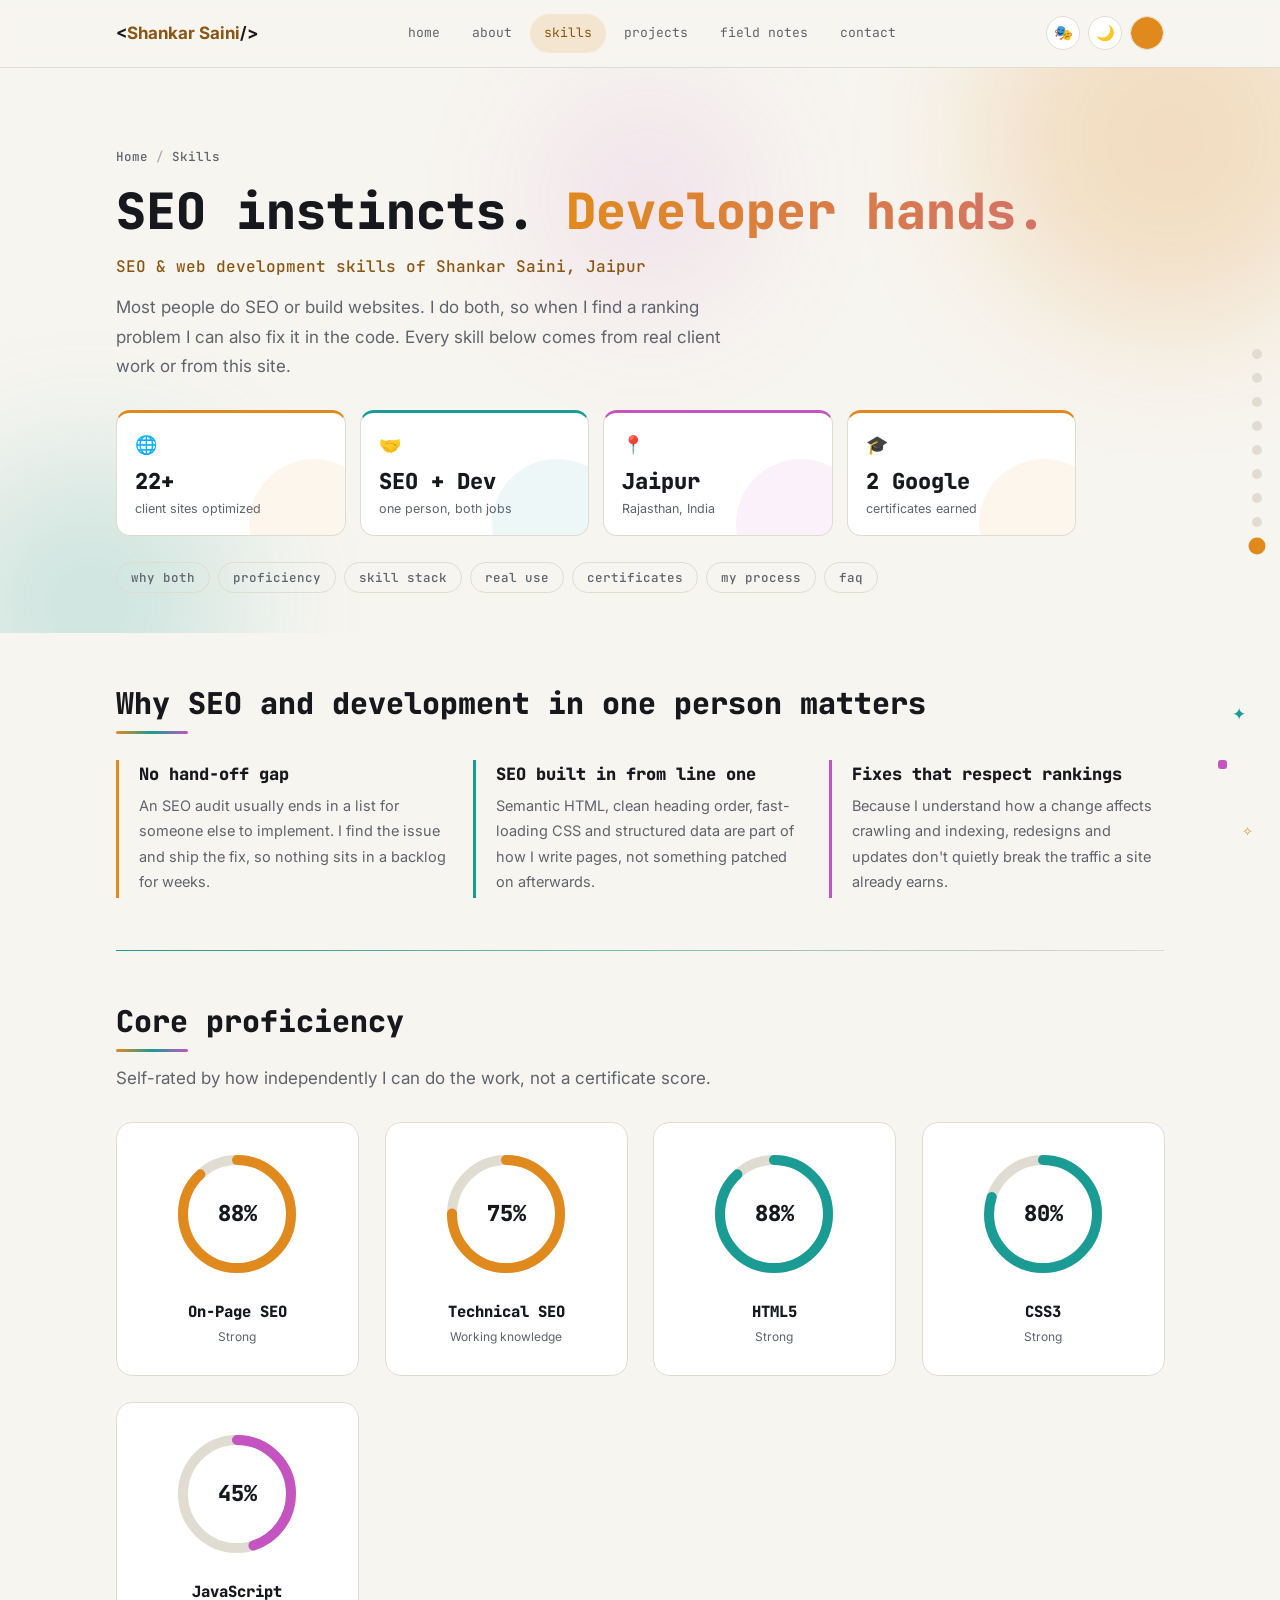
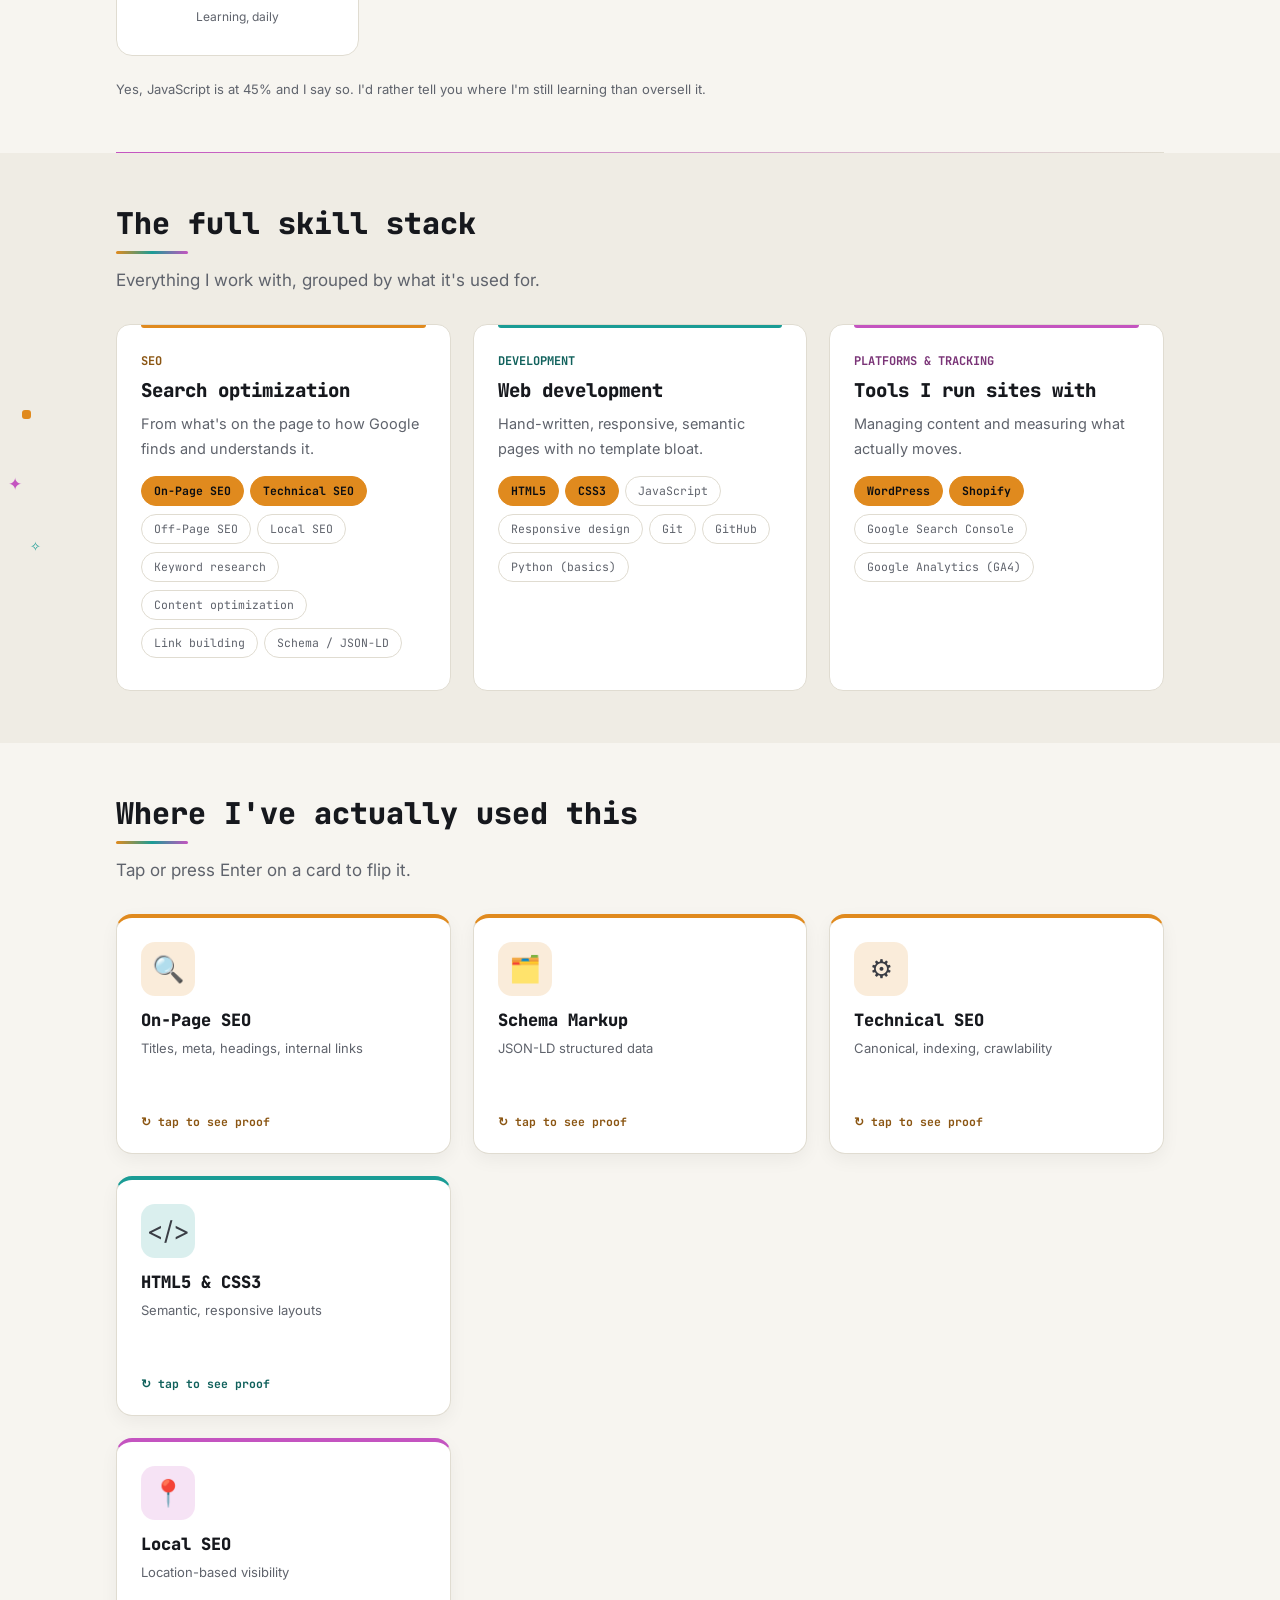
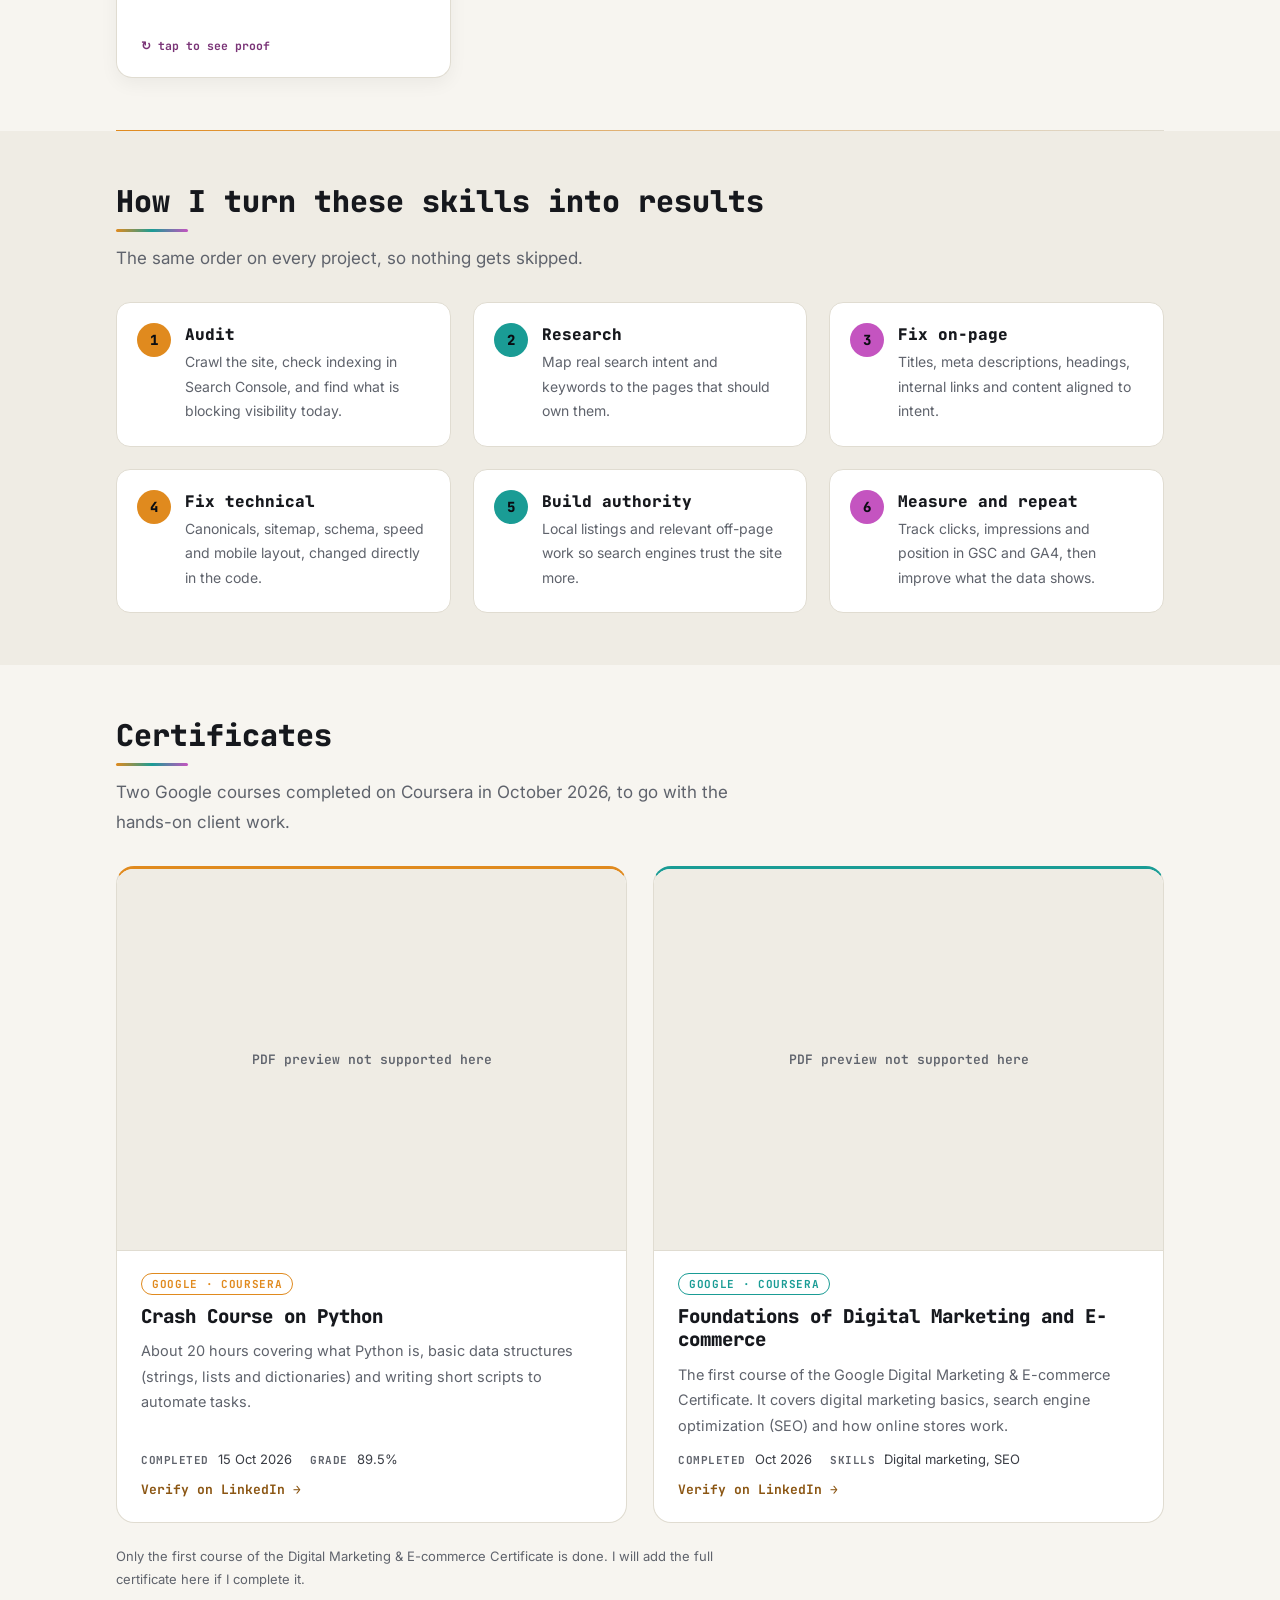
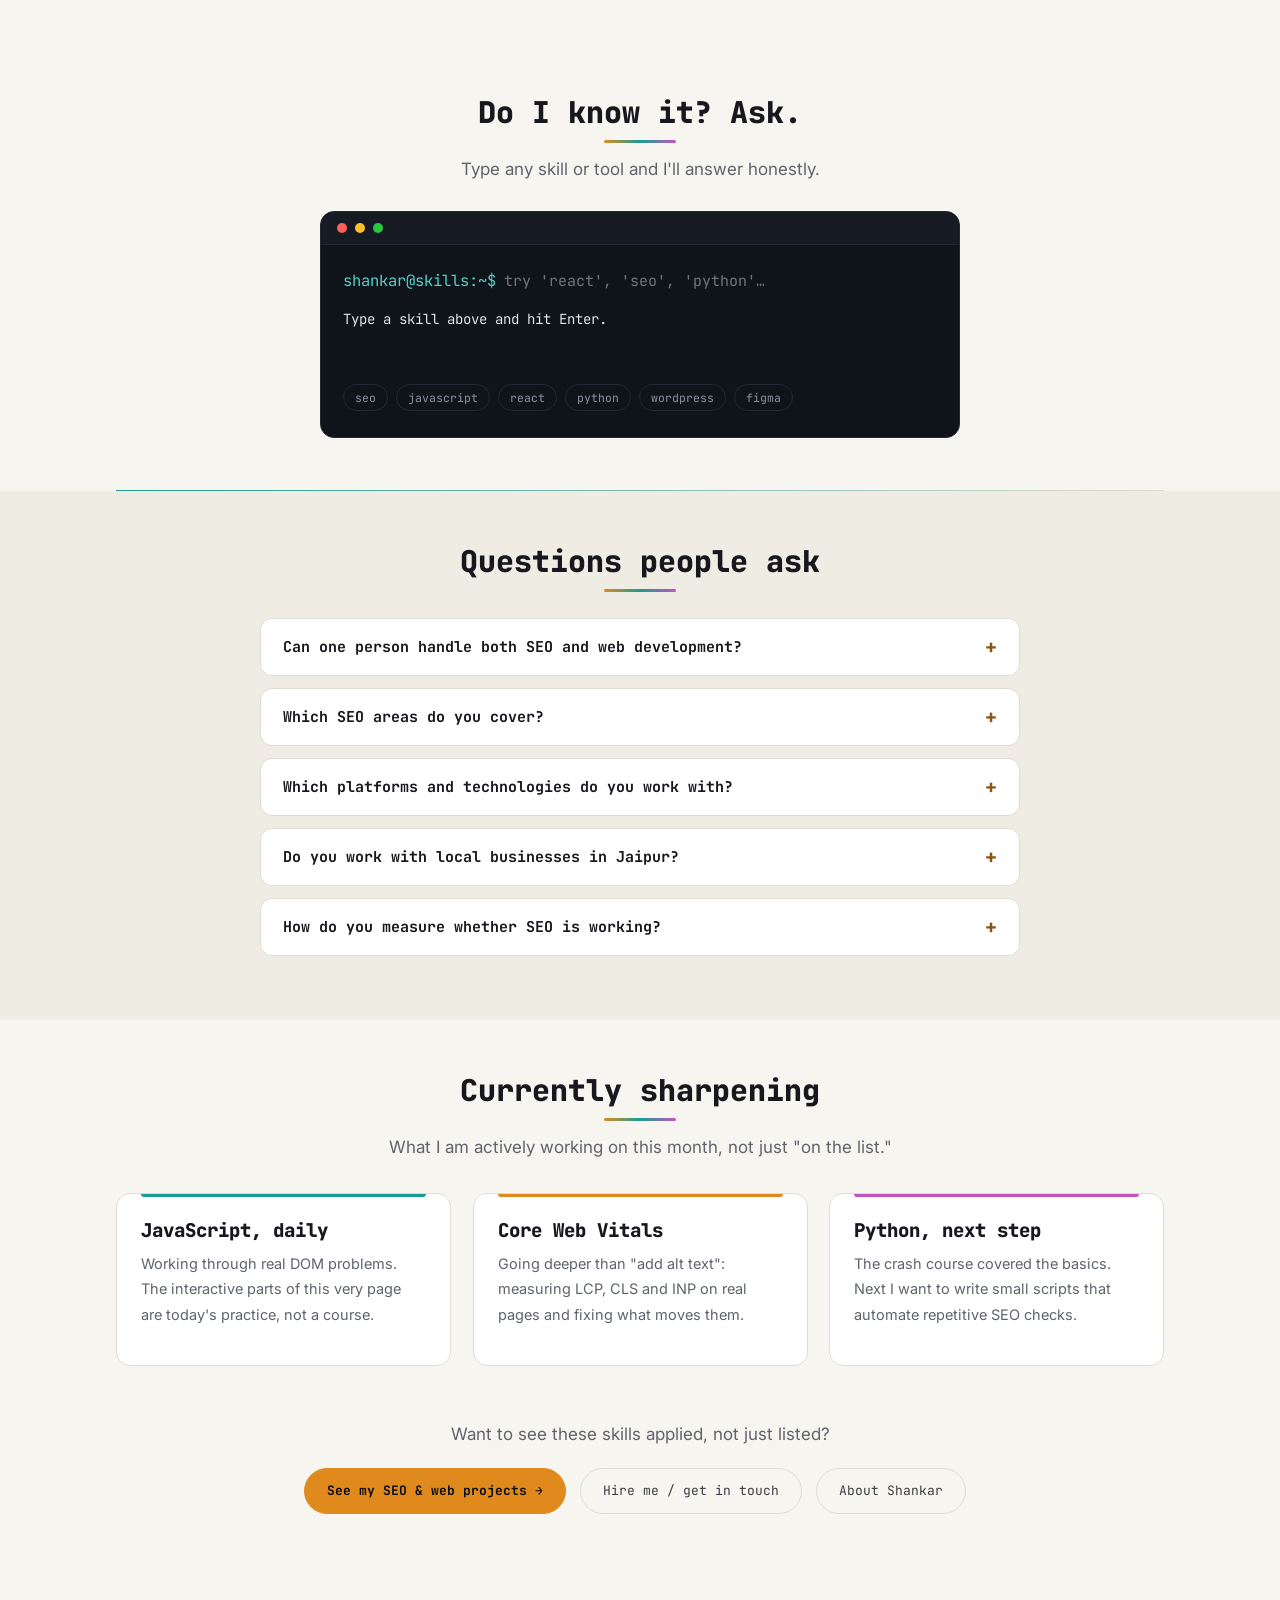
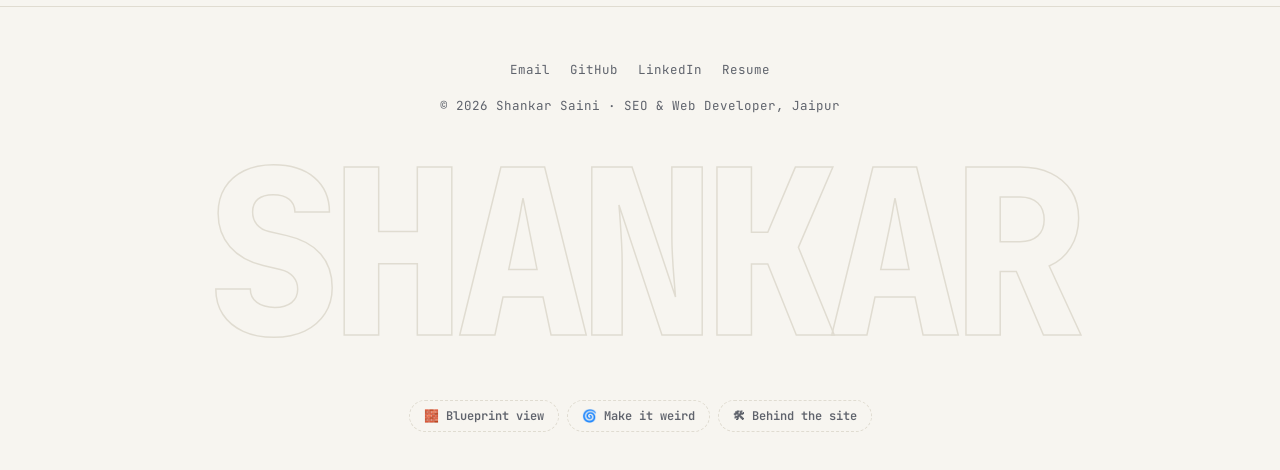
<file: skills.html>
<!DOCTYPE html>
<html lang="en-IN">
<head>
<meta charset="UTF-8">
<meta name="viewport" content="width=device-width,initial-scale=1">
<title>Web Development & SEO Skills | Shankar Saini, Jaipur</title>
<meta name="description" content="HTML5, CSS3, JavaScript, WordPress, Shopify and on-page, technical and local SEO, with real examples of where each skill was used.">
<meta name="author" content="Shankar Saini">
<meta name="robots" content="index, follow, max-image-preview:large, max-snippet:-1, max-video-preview:-1">
<meta name="theme-color" content="#f7f5f0" media="(prefers-color-scheme: light)">
<meta name="theme-color" content="#0b0e13" media="(prefers-color-scheme: dark)">
<meta name="color-scheme" content="light dark">
<link rel="canonical" href="https://shankar-saini.github.io/skills">
<link rel="alternate" hreflang="en-in" href="https://shankar-saini.github.io/skills">
<link rel="alternate" hreflang="x-default" href="https://shankar-saini.github.io/skills">

<meta property="og:type" content="profile">
<meta property="og:site_name" content="Shankar Saini">
<meta property="og:locale" content="en_IN">
<meta property="og:url" content="https://shankar-saini.github.io/skills">
<meta property="og:title" content="Web Development & SEO Skills | Shankar Saini, Jaipur">
<meta property="og:description" content="HTML5, CSS3, JavaScript, WordPress, Shopify and on-page, technical and local SEO, with real examples of where each skill was used.">
<meta property="og:image" content="https://shankar-saini.github.io/shankar-saini-seo-web-developer.png">
<meta property="og:image:alt" content="Shankar Saini, SEO specialist and web developer from Jaipur">
<meta name="twitter:card" content="summary_large_image">
<meta name="twitter:title" content="Web Development & SEO Skills | Shankar Saini, Jaipur">
<meta name="twitter:description" content="HTML5, CSS3, JavaScript, WordPress, Shopify and on-page, technical and local SEO, with real examples of where each skill was used.">
<meta name="twitter:image" content="https://shankar-saini.github.io/shankar-saini-seo-web-developer.png">

<link rel="icon" type="image/png" href="favicon.png">
<link rel="apple-touch-icon" href="favicon.png">
<link rel="manifest" href="site.webmanifest">
<link rel="sitemap" type="application/xml" title="Sitemap" href="sitemap.xml">
<link rel="alternate" type="application/rss+xml" title="Shankar Saini | Field Notes" href="feed.xml">
<meta name="application-name" content="Shankar Saini">
<meta name="format-detection" content="telephone=no">
<meta name="geo.region" content="IN-RJ">
<meta name="geo.placename" content="Jaipur">
<meta name="twitter:site" content="@shankar_saini_5">
<meta name="twitter:creator" content="@shankar_saini_5">
<link rel="preconnect" href="https://fonts.googleapis.com"><link rel="preconnect" href="https://fonts.gstatic.com" crossorigin>
<link href="https://fonts.googleapis.com/css2?family=JetBrains+Mono:wght@400;500;700;800&family=Inter:wght@400;500;600;700&display=swap" rel="stylesheet">
<link rel="stylesheet" href="site.css">

<script>try{if(localStorage.getItem('theme')==='dark')document.documentElement.dataset.theme='dark'}catch(e){}</script>

<script type="application/ld+json">
{
"@context":"https://schema.org",
"@graph":[
{"@type":"WebSite","@id":"https://shankar-saini.github.io/#website","url":"https://shankar-saini.github.io/","name":"Shankar Saini","inLanguage":"en-IN","publisher":{"@id":"https://shankar-saini.github.io/#person"}},
{"@type":"Person","@id":"https://shankar-saini.github.io/#person","name":"Shankar Saini","url":"https://shankar-saini.github.io/","image":"https://shankar-saini.github.io/shankar-saini-seo-web-developer.png","jobTitle":"SEO Specialist & Web Developer","email":"mailto:shankarsaini8107@gmail.com","address":{"@type":"PostalAddress","addressLocality":"Jaipur","addressRegion":"Rajasthan","addressCountry":"IN"},"sameAs":["https://github.com/shankar-saini","https://www.linkedin.com/in/shankar-saini/"],"knowsAbout":["Search Engine Optimization","On-Page SEO","Off-Page SEO","Technical SEO","Local SEO","Schema Markup","Core Web Vitals","HTML5","CSS3","JavaScript","WordPress","Shopify","Git","GitHub","Python"],"hasCredential":[{"@type":"EducationalOccupationalCredential","name":"Crash Course on Python","credentialCategory":"certificate","dateCreated":"2026-10-15","recognizedBy":{"@type":"Organization","name":"Google"}},{"@type":"EducationalOccupationalCredential","name":"Foundations of Digital Marketing and E-commerce","credentialCategory":"certificate","dateCreated":"2026-10","recognizedBy":{"@type":"Organization","name":"Google"}}]},
{"@type":"ProfilePage","@id":"https://shankar-saini.github.io/skills#page","url":"https://shankar-saini.github.io/skills","name":"Web Development & SEO Skills | Shankar Saini, Jaipur","inLanguage":"en-IN","isPartOf":{"@id":"https://shankar-saini.github.io/#website"},"mainEntity":{"@id":"https://shankar-saini.github.io/#person"},"dateModified":"2026-10-16","primaryImageOfPage":{"@type":"ImageObject","url":"https://shankar-saini.github.io/shankar-saini-seo-web-developer.png"}},
{"@type":"BreadcrumbList","itemListElement":[
{"@type":"ListItem","position":1,"name":"Home","item":"https://shankar-saini.github.io/"},
{"@type":"ListItem","position":2,"name":"Skills","item":"https://shankar-saini.github.io/skills"}]},
{"@type":"FAQPage","mainEntity":[
{"@type":"Question","name":"Can one person handle both SEO and web development?","acceptedAnswer":{"@type":"Answer","text":"Yes. I work as both an SEO specialist and a web developer, so I can find a ranking problem and fix it in code myself, without waiting for a separate developer."}},
{"@type":"Question","name":"Which SEO areas do you cover?","acceptedAnswer":{"@type":"Answer","text":"On-page SEO, technical SEO, off-page SEO, local SEO, keyword research, schema markup (JSON-LD) and content optimization, tracked with Google Search Console and GA4."}},
{"@type":"Question","name":"Which platforms and technologies do you work with?","acceptedAnswer":{"@type":"Answer","text":"HTML5, CSS3, vanilla JavaScript, WordPress and Shopify, plus Git and GitHub for version control. I have also completed Google's Crash Course on Python, so I know the basics."}},
{"@type":"Question","name":"Do you work with local businesses in Jaipur?","acceptedAnswer":{"@type":"Answer","text":"Yes. I am based in Jaipur, Rajasthan, and I optimize local listings and location pages so nearby customers can find a business in search."}},
{"@type":"Question","name":"How do you measure whether SEO is working?","acceptedAnswer":{"@type":"Answer","text":"I track impressions, clicks, average position and indexing in Google Search Console, and user behaviour and conversions in GA4, then compare before and after each change."}}
]}
]
}
</script>

<noscript><style>.rv{opacity:1!important;translate:none!important}.orn{display:none}.flip-in{transform:none!important}</style></noscript>

<script>try{var P=JSON.parse(localStorage.getItem('palette')||'null'),H=/^#[0-9a-f]{6}$/i;if(P&&H.test(P.t)&&H.test(P.p)){var S=document.documentElement.style;S.setProperty('--teal',P.t);S.setProperty('--pink',P.p)}}catch(e){}</script>
<!-- Google tag (gtag.js) -->
<script async src="https://www.googletagmanager.com/gtag/js?id=G-Q1R4DN3MT4"></script>
<script>
  window.dataLayer = window.dataLayer || [];
  function gtag(){dataLayer.push(arguments);}
  gtag('js', new Date());
  gtag('config', 'G-Q1R4DN3MT4');
</script>
</head>
<body>
<a class="skip" href="#main">Skip to content</a>
<div id="pg" aria-hidden="true"></div>

<div class="orn r" aria-hidden="true" style="top:700px"><span class="star" style="top:0;left:20px;color:var(--teal);animation-delay:.2s">✦</span><span class="box" style="top:60px;left:6px;background:var(--pink);animation-delay:.9s"></span><span class="star" style="top:120px;left:30px;color:var(--accent);font-size:13px;animation-delay:1.5s">✧</span></div>
<div class="orn l" aria-hidden="true" style="top:2000px"><span class="box" style="top:10px;left:14px;background:var(--accent);animation-delay:.4s"></span><span class="star" style="top:70px;left:0;color:var(--pink);animation-delay:1.1s">✦</span><span class="star" style="top:135px;left:22px;color:var(--teal);font-size:13px;animation-delay:1.8s">✧</span></div>

<header><div class="wrap bar">
<a class="logo" href="/" aria-label="Shankar Saini, home">&lt;<b>Shankar Saini</b>/&gt;</a>
<button class="ico" id="mb" aria-label="Open menu" aria-expanded="false" aria-controls="nv">☰</button>
<nav id="nv" aria-label="Main">
<a href="/">home</a><a href="/about">about</a><a href="/skills" class="on" aria-current="page">skills</a>
<a href="/projects">projects</a><a href="/field-notes">field notes</a><a href="/contact">contact</a>
</nav>
<div class="ctl"><button class="ico" id="th" aria-label="Toggle dark mode" title="Toggle theme">🌙</button><input type="color" id="cp" class="ico" value="#e08a1e" aria-label="Pick your accent color" title="Pick your accent color"></div>
</div></header>

<main id="main">

<section class="hero hero-wide" aria-labelledby="page-title">
<div class="blob b1"></div><div class="blob b2"></div><div class="blob b3"></div>
<div class="wrap">
<nav class="crumbs rv" aria-label="Breadcrumb"><a href="/">Home</a><span>/</span>Skills</nav>
<h1 id="page-title" class="rv">SEO instincts. <em>Developer hands.</em>
<span class="h1-sub">SEO &amp; web development skills of Shankar Saini, Jaipur</span></h1>
<p class="lead rv">Most people do SEO or build websites. I do both, so when I find a ranking problem I can also fix it in the code. Every skill below comes from real client work or from this site.</p>
<ul class="facts rv" aria-label="Quick facts">
<li tabindex="0" style="--c:var(--accent)"><span class="fi" aria-hidden="true">🌐</span><b>22+</b>client sites optimized<small>Titles, headings and internal links rewritten around real search intent.</small></li>
<li tabindex="0" style="--c:var(--teal)"><span class="fi" aria-hidden="true">🤝</span><b>SEO + Dev</b>one person, both jobs<small>I find the ranking problem and fix it in the code myself.</small></li>
<li tabindex="0" style="--c:var(--pink)"><span class="fi" aria-hidden="true">📍</span><b>Jaipur</b>Rajasthan, India<small>Local SEO for nearby businesses, in your time zone (IST).</small></li>
<li tabindex="0" style="--c:var(--accent)"><span class="fi" aria-hidden="true">🎓</span><b>2 Google</b>certificates earned<small>Python (Oct 2026) and Digital Marketing &amp; E-commerce (Oct 2026), both through Coursera.</small></li>
</ul>
<nav class="toc rv" aria-label="On this page">
<a href="#why">why both</a><a href="#proficiency">proficiency</a><a href="#stack">skill stack</a><a href="#proof">real use</a><a href="#certs">certificates</a><a href="#process">my process</a><a href="#faq">faq</a>
</nav>
</div>
</section>

<section class="sec" id="why" aria-labelledby="why-h"><div class="wrap">
<h2 id="why-h" class="rv">Why SEO and development in one person matters</h2>
<div class="why">
<article class="rv" style="--c:var(--accent)"><h3>No hand-off gap</h3><p>An SEO audit usually ends in a list for someone else to implement. I find the issue and ship the fix, so nothing sits in a backlog for weeks.</p></article>
<article class="rv" style="--c:var(--teal)"><h3>SEO built in from line one</h3><p>Semantic HTML, clean heading order, fast-loading CSS and structured data are part of how I write pages, not something patched on afterwards.</p></article>
<article class="rv" style="--c:var(--pink)"><h3>Fixes that respect rankings</h3><p>Because I understand how a change affects crawling and indexing, redesigns and updates don't quietly break the traffic a site already earns.</p></article>
</div>
</div></section>

<div class="divider"><div class="divider-line rv" style="--c:var(--teal)"></div></div>

<section class="sec" id="proficiency" aria-labelledby="prof-h"><div class="wrap">
<h2 id="prof-h" class="rv">Core proficiency</h2>
<p class="lead rv">Self-rated by how independently I can do the work, not a certificate score.</p>
<ul class="rings">
<li class="ring-card rv tiltable" style="--c:var(--accent)"><svg class="ring-svg" viewBox="0 0 130 130" role="img" aria-label="On-Page SEO: 88 percent"><circle class="ring-bg" cx="65" cy="65" r="54"/><circle class="ring-fg" data-p="88" cx="65" cy="65" r="54" style="stroke-dasharray:339.3;stroke-dashoffset:40.7"/><text class="ring-num" x="65" y="72" text-anchor="middle">88%</text></svg><h3>On-Page SEO</h3><span>Strong</span></li>
<li class="ring-card rv tiltable" style="--c:var(--accent)"><svg class="ring-svg" viewBox="0 0 130 130" role="img" aria-label="Technical SEO: 75 percent"><circle class="ring-bg" cx="65" cy="65" r="54"/><circle class="ring-fg" data-p="75" cx="65" cy="65" r="54" style="stroke-dasharray:339.3;stroke-dashoffset:84.8"/><text class="ring-num" x="65" y="72" text-anchor="middle">75%</text></svg><h3>Technical SEO</h3><span>Working knowledge</span></li>
<li class="ring-card rv tiltable" style="--c:var(--teal)"><svg class="ring-svg" viewBox="0 0 130 130" role="img" aria-label="HTML5: 88 percent"><circle class="ring-bg" cx="65" cy="65" r="54"/><circle class="ring-fg" data-p="88" cx="65" cy="65" r="54" style="stroke-dasharray:339.3;stroke-dashoffset:40.7"/><text class="ring-num" x="65" y="72" text-anchor="middle">88%</text></svg><h3>HTML5</h3><span>Strong</span></li>
<li class="ring-card rv tiltable" style="--c:var(--teal)"><svg class="ring-svg" viewBox="0 0 130 130" role="img" aria-label="CSS3: 80 percent"><circle class="ring-bg" cx="65" cy="65" r="54"/><circle class="ring-fg" data-p="80" cx="65" cy="65" r="54" style="stroke-dasharray:339.3;stroke-dashoffset:67.9"/><text class="ring-num" x="65" y="72" text-anchor="middle">80%</text></svg><h3>CSS3</h3><span>Strong</span></li>
<li class="ring-card rv tiltable" style="--c:var(--pink)"><svg class="ring-svg" viewBox="0 0 130 130" role="img" aria-label="JavaScript: 45 percent"><circle class="ring-bg" cx="65" cy="65" r="54"/><circle class="ring-fg" data-p="45" cx="65" cy="65" r="54" style="stroke-dasharray:339.3;stroke-dashoffset:186.6"/><text class="ring-num" x="65" y="72" text-anchor="middle">45%</text></svg><h3>JavaScript</h3><span>Learning, daily</span></li>
</ul>
<p class="note rv">Yes, JavaScript is at 45% and I say so. I'd rather tell you where I'm still learning than oversell it.</p>
</div></section>

<div class="divider"><div class="divider-line rv" style="--c:var(--pink)"></div></div>

<section class="sec" id="stack" aria-labelledby="stack-h" style="background:var(--bg2)"><div class="wrap">
<h2 id="stack-h" class="rv">The full skill stack</h2>
<p class="lead rv">Everything I work with, grouped by what it's used for.</p>
<div class="stack">
<article class="card rv" style="--c:var(--accent)">
<div class="lvl">SEO</div><h3>Search optimization</h3>
<p>From what's on the page to how Google finds and understands it.</p>
<ul><li class="chip hot">On-Page SEO</li><li class="chip hot">Technical SEO</li><li class="chip">Off-Page SEO</li><li class="chip">Local SEO</li><li class="chip">Keyword research</li><li class="chip">Content optimization</li><li class="chip">Link building</li><li class="chip">Schema / JSON-LD</li></ul>
</article>
<article class="card rv" style="--c:var(--teal)">
<div class="lvl">DEVELOPMENT</div><h3>Web development</h3>
<p>Hand-written, responsive, semantic pages with no template bloat.</p>
<ul><li class="chip hot">HTML5</li><li class="chip hot">CSS3</li><li class="chip">JavaScript</li><li class="chip">Responsive design</li><li class="chip">Git</li><li class="chip">GitHub</li><li class="chip">Python (basics)</li></ul>
</article>
<article class="card rv" style="--c:var(--pink)">
<div class="lvl">PLATFORMS &amp; TRACKING</div><h3>Tools I run sites with</h3>
<p>Managing content and measuring what actually moves.</p>
<ul><li class="chip hot">WordPress</li><li class="chip hot">Shopify</li><li class="chip">Google Search Console</li><li class="chip">Google Analytics (GA4)</li></ul>
</article>
</div>
</div></section>

<section class="sec" id="proof" aria-labelledby="proof-h"><div class="wrap">
<h2 id="proof-h" class="rv">Where I've actually used this</h2>
<p class="lead rv">Tap or press Enter on a card to flip it.</p>
<div class="flips">
<button class="flip rv" type="button" aria-pressed="false" style="--c:var(--accent)"><span class="flip-in">
<span class="ff"><span class="fico" aria-hidden="true">🔍</span><strong>On-Page SEO</strong><em>Titles, meta, headings, internal links</em><small>tap to see proof</small></span>
<span class="fb"><strong>Real use</strong><span class="fp">Rewrote title tags and heading structure across 22+ client sites to match real search intent, not guesswork.</span></span>
</span></button>
<button class="flip rv" type="button" aria-pressed="false" style="--c:var(--accent)"><span class="flip-in">
<span class="ff"><span class="fico" aria-hidden="true">🗂️</span><strong>Schema Markup</strong><em>JSON-LD structured data</em><small>tap to see proof</small></span>
<span class="fb"><strong>Real use</strong><span class="fp">This page carries Person, ProfilePage, Breadcrumb and FAQ schema, which is how Google understands who I am and not just what the text says.</span></span>
</span></button>
<button class="flip rv" type="button" aria-pressed="false" style="--c:var(--accent)"><span class="flip-in">
<span class="ff"><span class="fico" aria-hidden="true">⚙️</span><strong>Technical SEO</strong><em>Canonical, indexing, crawlability</em><small>tap to see proof</small></span>
<span class="fb"><strong>Real use</strong><span class="fp">Canonical tags, robots directives, hreflang, clean URLs and a single-H1 structure, all set up on every page of this portfolio.</span></span>
</span></button>
<button class="flip rv" type="button" aria-pressed="false" style="--c:var(--teal)"><span class="flip-in">
<span class="ff"><span class="fico" aria-hidden="true">&lt;/&gt;</span><strong>HTML5 &amp; CSS3</strong><em>Semantic, responsive layouts</em><small>tap to see proof</small></span>
<span class="fb"><strong>Real use</strong><span class="fp">Every page of this portfolio, built from a blank file with no template and mobile-first from the start.</span></span>
</span></button>
<button class="flip rv" type="button" aria-pressed="false" style="--c:var(--teal)"><span class="flip-in">
<span class="ff"><span class="fico" aria-hidden="true">⚡</span><strong>JavaScript</strong><em>DOM, events, interactivity</em><small>tap to see proof</small></span>
<span class="fb"><strong>Real use</strong><span class="fp">The theme toggle, accent picker, animated rings and the skill terminal on this page, all vanilla JS with no framework.</span></span>
</span></button>
<button class="flip rv" type="button" aria-pressed="false" style="--c:var(--pink)"><span class="flip-in">
<span class="ff"><span class="fico" aria-hidden="true">🛍️</span><strong>WordPress &amp; Shopify</strong><em>Content &amp; product management</em><small>tap to see proof</small></span>
<span class="fb"><strong>Real use</strong><span class="fp">Managed product listings and page content directly for client stores, with SEO in mind on every update.</span></span>
</span></button>
<button class="flip rv" type="button" aria-pressed="false" style="--c:var(--pink)"><span class="flip-in">
<span class="ff"><span class="fico" aria-hidden="true">📍</span><strong>Local SEO</strong><em>Location-based visibility</em><small>tap to see proof</small></span>
<span class="fb"><strong>Real use</strong><span class="fp">Optimized local listings and location pages so nearby searches actually found the business.</span></span>
</span></button>
</div>
</div></section>

<div class="divider"><div class="divider-line rv" style="--c:var(--accent)"></div></div>

<section class="sec" id="process" aria-labelledby="proc-h" style="background:var(--bg2)"><div class="wrap">
<h2 id="proc-h" class="rv">How I turn these skills into results</h2>
<p class="lead rv">The same order on every project, so nothing gets skipped.</p>
<ol class="steps">
<li class="rv" style="--c:var(--accent)"><h3>Audit</h3><p>Crawl the site, check indexing in Search Console, and find what is blocking visibility today.</p></li>
<li class="rv" style="--c:var(--teal)"><h3>Research</h3><p>Map real search intent and keywords to the pages that should own them.</p></li>
<li class="rv" style="--c:var(--pink)"><h3>Fix on-page</h3><p>Titles, meta descriptions, headings, internal links and content aligned to intent.</p></li>
<li class="rv" style="--c:var(--accent)"><h3>Fix technical</h3><p>Canonicals, sitemap, schema, speed and mobile layout, changed directly in the code.</p></li>
<li class="rv" style="--c:var(--teal)"><h3>Build authority</h3><p>Local listings and relevant off-page work so search engines trust the site more.</p></li>
<li class="rv" style="--c:var(--pink)"><h3>Measure and repeat</h3><p>Track clicks, impressions and position in GSC and GA4, then improve what the data shows.</p></li>
</ol>
</div></section>

<section class="sec" id="certs" aria-labelledby="cert-h"><div class="wrap">
<h2 id="cert-h" class="rv">Certificates</h2>
<p class="lead rv">Two Google courses completed on Coursera in October 2026, to go with the hands-on client work.</p>
<div class="certs">
<article class="cert rv" style="--c:var(--accent)">
<div class="cert-img"><object data="/google-python-crash-course.pdf#toolbar=0&amp;navpanes=0&amp;view=FitH" type="application/pdf" aria-label="Preview of the Crash Course on Python certificate"><span class="cert-miss">PDF preview not supported here</span></object>
<a class="cert-open" href="/google-python-crash-course.pdf" target="_blank" rel="noopener" aria-label="Open the Crash Course on Python certificate (PDF) in a new tab"><span>Open certificate PDF ↗</span></a></div>
<div class="cert-body">
<span class="cert-tag">Google · Coursera</span>
<h3>Crash Course on Python</h3>
<p>About 20 hours covering what Python is, basic data structures (strings, lists and dictionaries) and writing short scripts to automate tasks.</p>
<ul class="cert-meta"><li><b>Completed</b> 15 Oct 2026</li><li><b>Grade</b> 89.5%</li></ul>
<a class="cert-link" href="https://www.linkedin.com/in/shankar-saini/details/certifications/" target="_blank" rel="noopener me">Verify on LinkedIn →</a>
</div>
</article>
<article class="cert rv" style="--c:var(--teal)">
<div class="cert-img"><object data="/google-digital-marketing-ecommerce.pdf#toolbar=0&amp;navpanes=0&amp;view=FitH" type="application/pdf" aria-label="Preview of the Foundations of Digital Marketing and E-commerce certificate"><span class="cert-miss">PDF preview not supported here</span></object>
<a class="cert-open" href="/google-digital-marketing-ecommerce.pdf" target="_blank" rel="noopener" aria-label="Open the Foundations of Digital Marketing and E-commerce certificate (PDF) in a new tab"><span>Open certificate PDF ↗</span></a></div>
<div class="cert-body">
<span class="cert-tag">Google · Coursera</span>
<h3>Foundations of Digital Marketing and E-commerce</h3>
<p>The first course of the Google Digital Marketing &amp; E-commerce Certificate. It covers digital marketing basics, search engine optimization (SEO) and how online stores work.</p>
<ul class="cert-meta"><li><b>Completed</b> Oct 2026</li><li><b>Skills</b> Digital marketing, SEO</li></ul>
<a class="cert-link" href="https://www.linkedin.com/in/shankar-saini/details/certifications/" target="_blank" rel="noopener me">Verify on LinkedIn →</a>
</div>
</article>
</div>
<p class="note rv">Only the first course of the Digital Marketing &amp; E-commerce Certificate is done. I will add the full certificate here if I complete it.</p>
</div></section>

<section class="sec" id="ask" aria-labelledby="ask-h"><div class="wrap">
<h2 id="ask-h" class="rv" style="text-align:center">Do I know it? Ask.</h2>
<p class="lead rv" style="text-align:center;margin:-14px auto 26px">Type any skill or tool and I'll answer honestly.</p>
<div class="term rv">
<div class="term-bar" aria-hidden="true"><i style="background:#ff5f56"></i><i style="background:#ffbd2e"></i><i style="background:#27c93f"></i></div>
<div class="term-body">
<div class="term-line"><label class="term-pfx" for="skq">shankar@skills:~$</label><input id="skq" type="text" placeholder="try 'react', 'seo', 'python'…" autocomplete="off" maxlength="40"></div>
<div class="term-out" id="skout" role="status" aria-live="polite">Type a skill above and hit Enter.</div>
<div class="chips2">
<button type="button" data-q="seo">seo</button><button type="button" data-q="javascript">javascript</button><button type="button" data-q="react">react</button><button type="button" data-q="python">python</button><button type="button" data-q="wordpress">wordpress</button><button type="button" data-q="figma">figma</button>
</div>
</div>
</div>
</div></section>

<div class="divider"><div class="divider-line rv" style="--c:var(--teal)"></div></div>

<section class="sec" id="faq" aria-labelledby="faq-h" style="background:var(--bg2)"><div class="wrap">
<h2 id="faq-h" class="rv" style="text-align:center">Questions people ask</h2>
<div class="faq rv">
<details><summary>Can one person handle both SEO and web development?</summary><p>Yes. I work as both an SEO specialist and a web developer, so I can find a ranking problem and fix it in code myself, without waiting for a separate developer.</p></details>
<details><summary>Which SEO areas do you cover?</summary><p>On-page SEO, technical SEO, off-page SEO, local SEO, keyword research, schema markup (JSON-LD) and content optimization, tracked with Google Search Console and GA4.</p></details>
<details><summary>Which platforms and technologies do you work with?</summary><p>HTML5, CSS3, vanilla JavaScript, WordPress and Shopify, plus Git and GitHub for version control. I have also completed Google's Crash Course on Python, so I know the basics.</p></details>
<details><summary>Do you work with local businesses in Jaipur?</summary><p>Yes. I am based in Jaipur, Rajasthan, and I optimize local listings and location pages so nearby customers can find a business in search.</p></details>
<details><summary>How do you measure whether SEO is working?</summary><p>I track impressions, clicks, average position and indexing in Google Search Console, and user behaviour and conversions in GA4, then compare before and after each change.</p></details>
</div>
</div></section>

<section class="sec" id="learning" aria-labelledby="learn-h"><div class="wrap">
<h2 id="learn-h" class="rv" style="text-align:center">Currently sharpening</h2>
<p class="lead rv" style="text-align:center;margin:-14px auto 30px">What I am actively working on this month, not just "on the list."</p>
<div class="grid rv">
<article class="card tiltable" style="--c:var(--teal)"><h3>JavaScript, daily</h3><p>Working through real DOM problems. The interactive parts of this very page are today's practice, not a course.</p></article>
<article class="card tiltable" style="--c:var(--accent)"><h3>Core Web Vitals</h3><p>Going deeper than "add alt text": measuring LCP, CLS and INP on real pages and fixing what moves them.</p></article>
<article class="card tiltable" style="--c:var(--pink)"><h3>Python, next step</h3><p>The crash course covered the basics. Next I want to write small scripts that automate repetitive SEO checks.</p></article>
</div>

<div class="rv" style="text-align:center;margin-top:54px">
<p class="lead" style="margin:0 auto 18px">Want to see these skills applied, not just listed?</p>
<a class="btn pri" href="/projects">See my SEO &amp; web projects →</a>
<a class="btn" href="/contact">Hire me / get in touch</a>
<a class="btn" href="/about">About Shankar</a>
</div>
</div></section>

</main>

<footer><div class="wrap">
<p style="margin-top:14px">
<a href="mailto:shankarsaini8107@gmail.com">Email</a><a href="https://github.com/shankar-saini" target="_blank" rel="noopener me">GitHub</a><a href="https://www.linkedin.com/in/shankar-saini/" target="_blank" rel="noopener me">LinkedIn</a><a href="Shankar_Saini_Resume.pdf" download>Resume</a>
</p>
<p style="margin-top:14px">© 2026 Shankar Saini · SEO &amp; Web Developer, Jaipur</p>
<div class="bn bn-wave bn-s" aria-hidden="true">SHANKAR</div>
</div></footer>

<script defer>
(function(){
var root=document.documentElement;
function get(k){try{return localStorage.getItem(k)}catch(e){return null}}
function set(k,v){try{localStorage.setItem(k,v)}catch(e){}}
var reduce=window.matchMedia('(prefers-reduced-motion: reduce)').matches;

/* theme + accent */
function onAccent(c){var n=parseInt(c.slice(1),16),r=n>>16,g=(n>>8)&255,b=n&255;var L=(0.299*r+0.587*g+0.114*b)/255;root.style.setProperty('--on-accent',L>0.6?'#0a0d12':'#ffffff')}
function setAccent(c){root.style.setProperty('--accent',c);onAccent(c)}
var ac=get('accentColor');if(ac&&/^#[0-9a-f]{6}$/i.test(ac))setAccent(ac);else ac=null;
var th=document.getElementById('th');
function sync(){th.textContent=root.dataset.theme==='dark'?'☀️':'🌙'}sync();
th.onclick=function(){var d=root.dataset.theme==='dark';if(d)delete root.dataset.theme;else root.dataset.theme='dark';set('theme',d?'light':'dark');sync()};
var cp=document.getElementById('cp');if(ac)cp.value=ac;
cp.oninput=function(e){setAccent(e.target.value);set('accentColor',e.target.value)};

/* mobile menu */
var mb=document.getElementById('mb'),nv=document.getElementById('nv');
mb.onclick=function(){var o=nv.classList.toggle('open');mb.setAttribute('aria-expanded',o)};

/* scroll progress */
var pg=document.getElementById('pg');
addEventListener('scroll',function(){var h=root.scrollHeight-innerHeight;pg.style.width=(h>0?scrollY/h*100:0)+'%'},{passive:true});

/* reveal */
var io=new IntersectionObserver(function(es){es.forEach(function(e){if(e.isIntersecting){e.target.classList.add('in');io.unobserve(e.target)}})},{threshold:.15});
document.querySelectorAll('.rv,.orn,.divider-line').forEach(function(el){io.observe(el)});

/* tilt: only on real hover devices */
if(!reduce&&window.matchMedia('(hover:hover)').matches){
document.querySelectorAll('.tiltable').forEach(function(el){
el.addEventListener('mousemove',function(e){var r=el.getBoundingClientRect();var x=(e.clientX-r.left)/r.width-.5,y=(e.clientY-r.top)/r.height-.5;
el.style.transform='perspective(800px) rotateX('+(-y*10)+'deg) rotateY('+(x*10)+'deg) translateY(-6px) translateZ(10px)'});
el.addEventListener('mouseleave',function(){el.style.transform=''});
});}

/* rings: page ships with final values (no-JS/SEO safe); JS re-animates them */
var rio=new IntersectionObserver(function(es){es.forEach(function(e){
if(!e.isIntersecting)return;rio.unobserve(e.target);
var el=e.target,p=parseFloat(el.dataset.p),circ=2*Math.PI*parseFloat(el.getAttribute('r'));
var txt=el.parentElement.querySelector('.ring-num');
if(reduce){return}
el.style.transition='none';el.style.strokeDasharray=circ;el.style.strokeDashoffset=circ;txt.textContent='0%';
void el.getBoundingClientRect();el.style.transition='';
requestAnimationFrame(function(){el.style.strokeDashoffset=circ-(p/100)*circ});
var s=null;(function step(ts){if(!s)s=ts;var t=Math.min((ts-s)/1200,1);txt.textContent=Math.round(p*t)+'%';if(t<1)requestAnimationFrame(step)})(performance.now());
})},{threshold:.5});
document.querySelectorAll('.ring-fg').forEach(function(el){rio.observe(el)});

/* flip cards (buttons, keyboard friendly) */
document.querySelectorAll('.flip').forEach(function(f){f.addEventListener('click',function(){f.setAttribute('aria-pressed',f.getAttribute('aria-pressed')==='true'?'false':'true')})});

/* skill terminal */
var KNOW=['seo','on-page seo','off-page seo','technical seo','local seo','keyword research','html','html5','css','css3','javascript','js','git','github','wordpress','shopify','google search console','gsc','ga4','google analytics','schema','json-ld','structured data','responsive design','link building','content optimization','core web vitals'];
var BASIC=['python'];
var LEARN=['react','node','node.js','sql','tailwind','typescript','php','vue','next.js'];
var skq=document.getElementById('skq'),skout=document.getElementById('skout');
function ask(v){
v=v.trim().toLowerCase();if(v.length<2)return;
var hit=function(list){return list.some(function(k){return k===v||(v.length>=3&&k.indexOf(v)===0)})};
skout.textContent='';
var tag=document.createElement('span'),name=document.createElement('b');name.textContent=v;
if(hit(BASIC)){tag.className='yes';tag.textContent='✓ Basics';skout.append(tag,' — I finished the Google Crash Course on ',name,' (see Certificates above). It is early days, so I only claim the basics.')}
else if(hit(KNOW)){tag.className='yes';tag.textContent='✓ Yes';skout.append(tag,' — I use ',name,' regularly. See the real-use cards above for where.')}
else if(hit(LEARN)){tag.className='no';tag.textContent='→ Not yet';skout.append(tag,' — ',name,' is on my list. Ask me again in a few months.')}
else{tag.className='no';tag.textContent='? Unknown';skout.append(tag,' — haven\'t touched ',name,' yet. If it\'s SEO or web dev related, it might be next.')}
}
skq.addEventListener('keydown',function(e){if(e.key==='Enter')ask(skq.value)});
document.querySelectorAll('.chips2 button').forEach(function(c){c.addEventListener('click',function(){skq.value=c.dataset.q;ask(c.dataset.q)})});
})();
</script>
<button class="totop" id="totop" type="button" aria-label="Back to top">↑</button>
<script>(function(){var b=document.getElementById('totop');if(!b)return;addEventListener('scroll',function(){b.classList.toggle('show',scrollY>600)},{passive:true});b.onclick=function(){scrollTo({top:0,behavior:matchMedia('(prefers-reduced-motion: reduce)').matches?'auto':'smooth'})}})();</script>
<script src="/fun.js" defer></script>
</body>
</html>
</file>
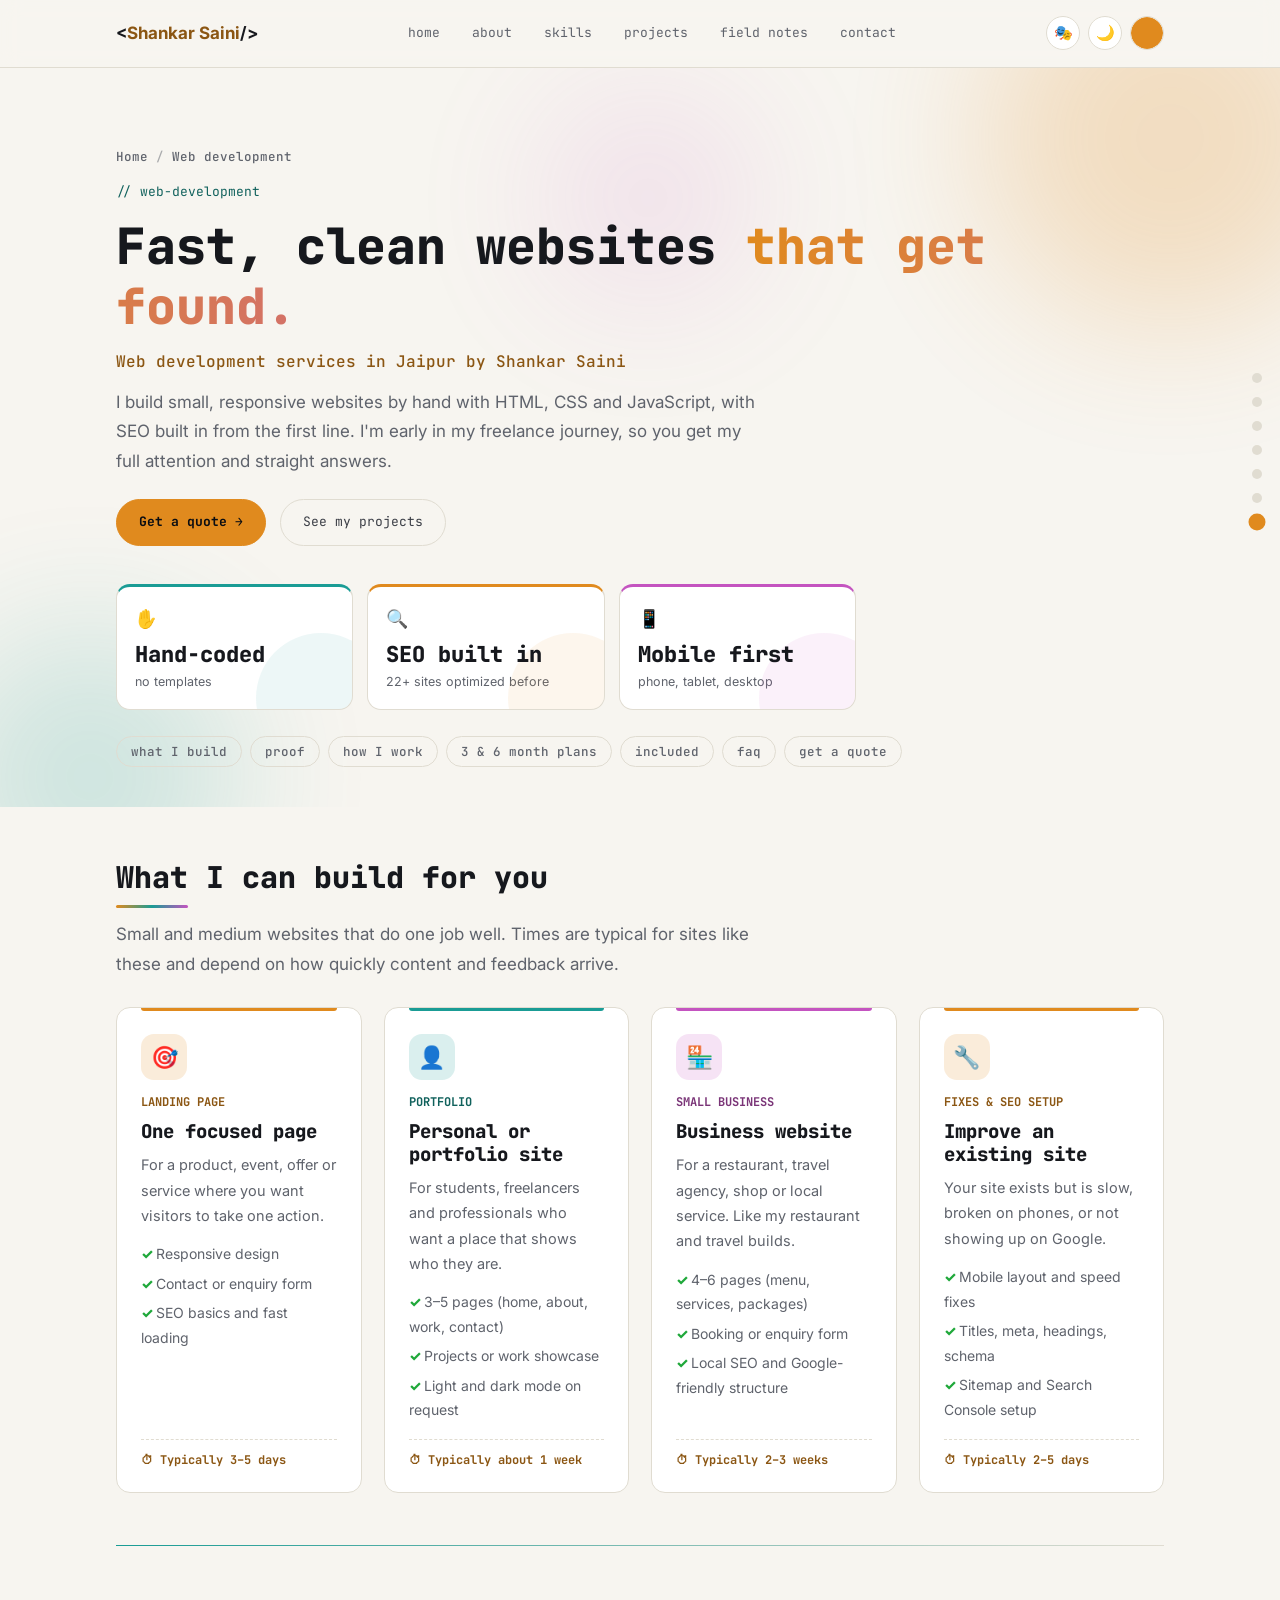
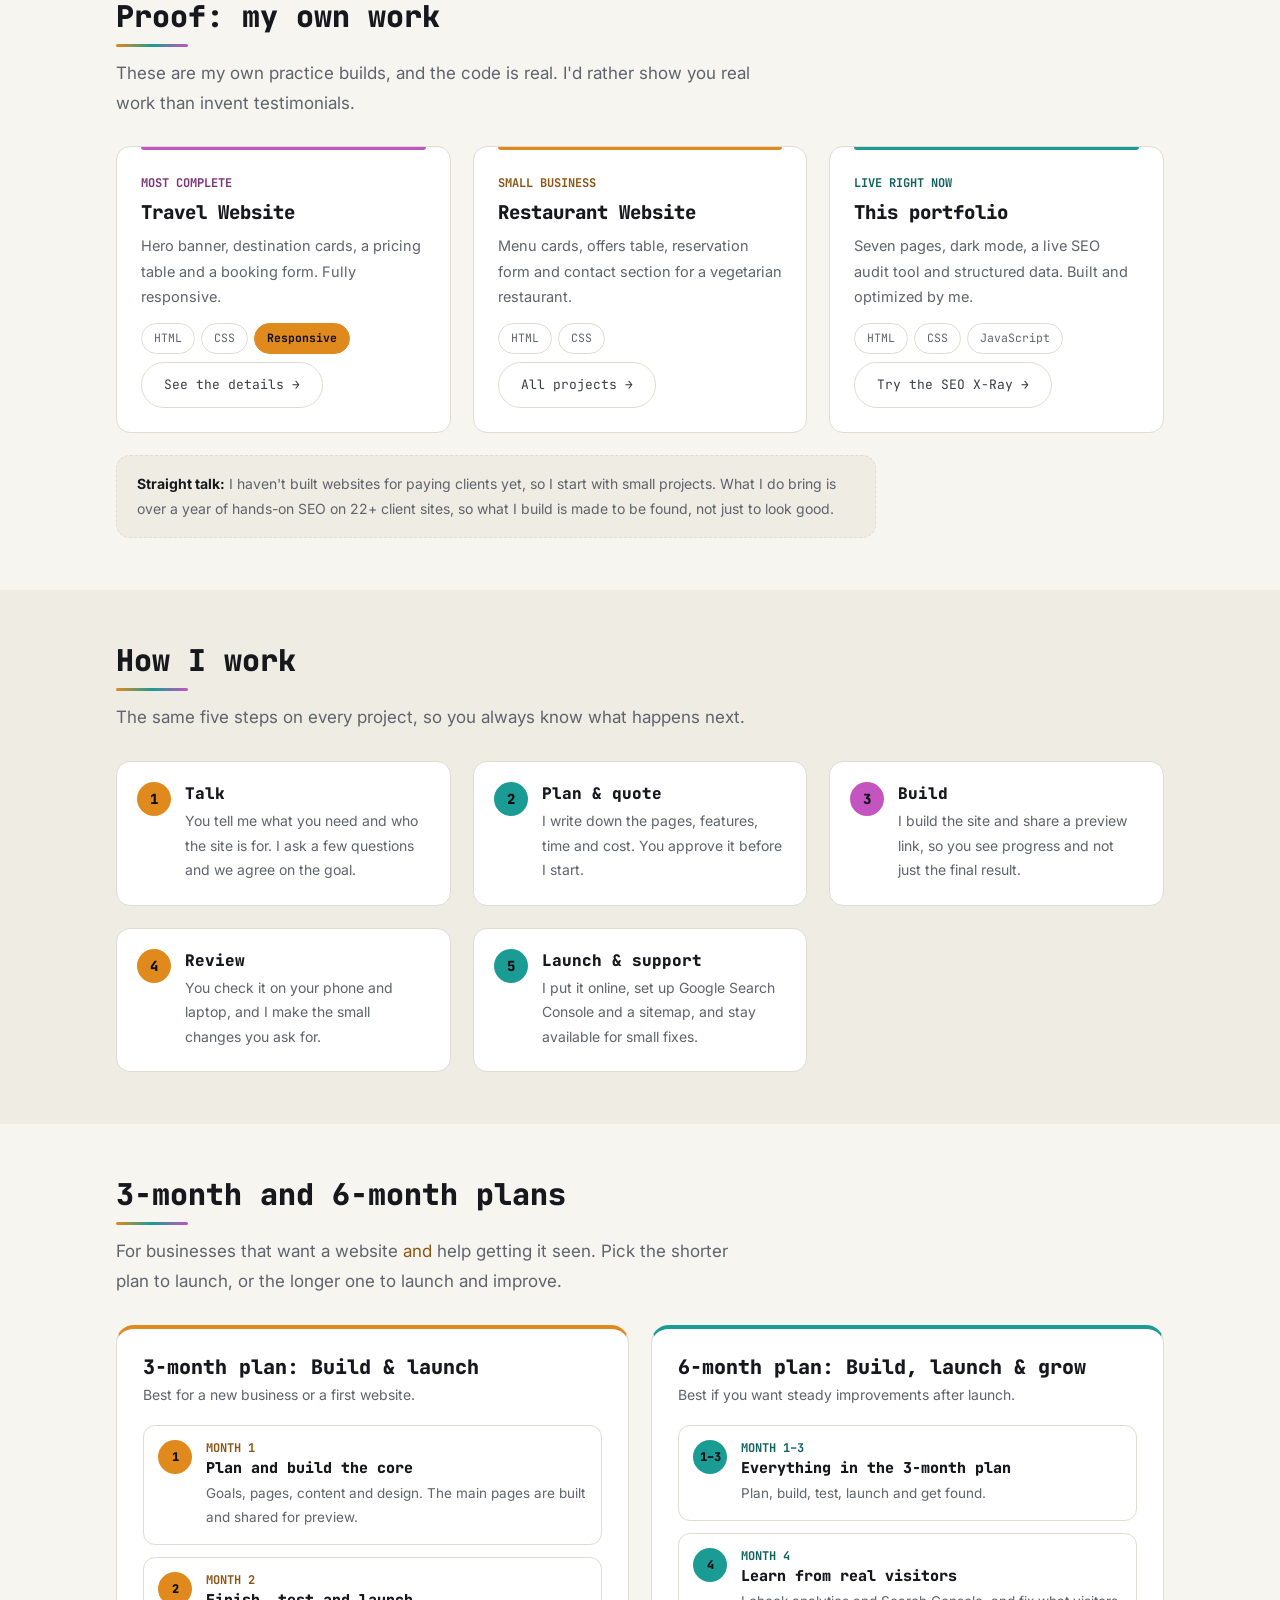
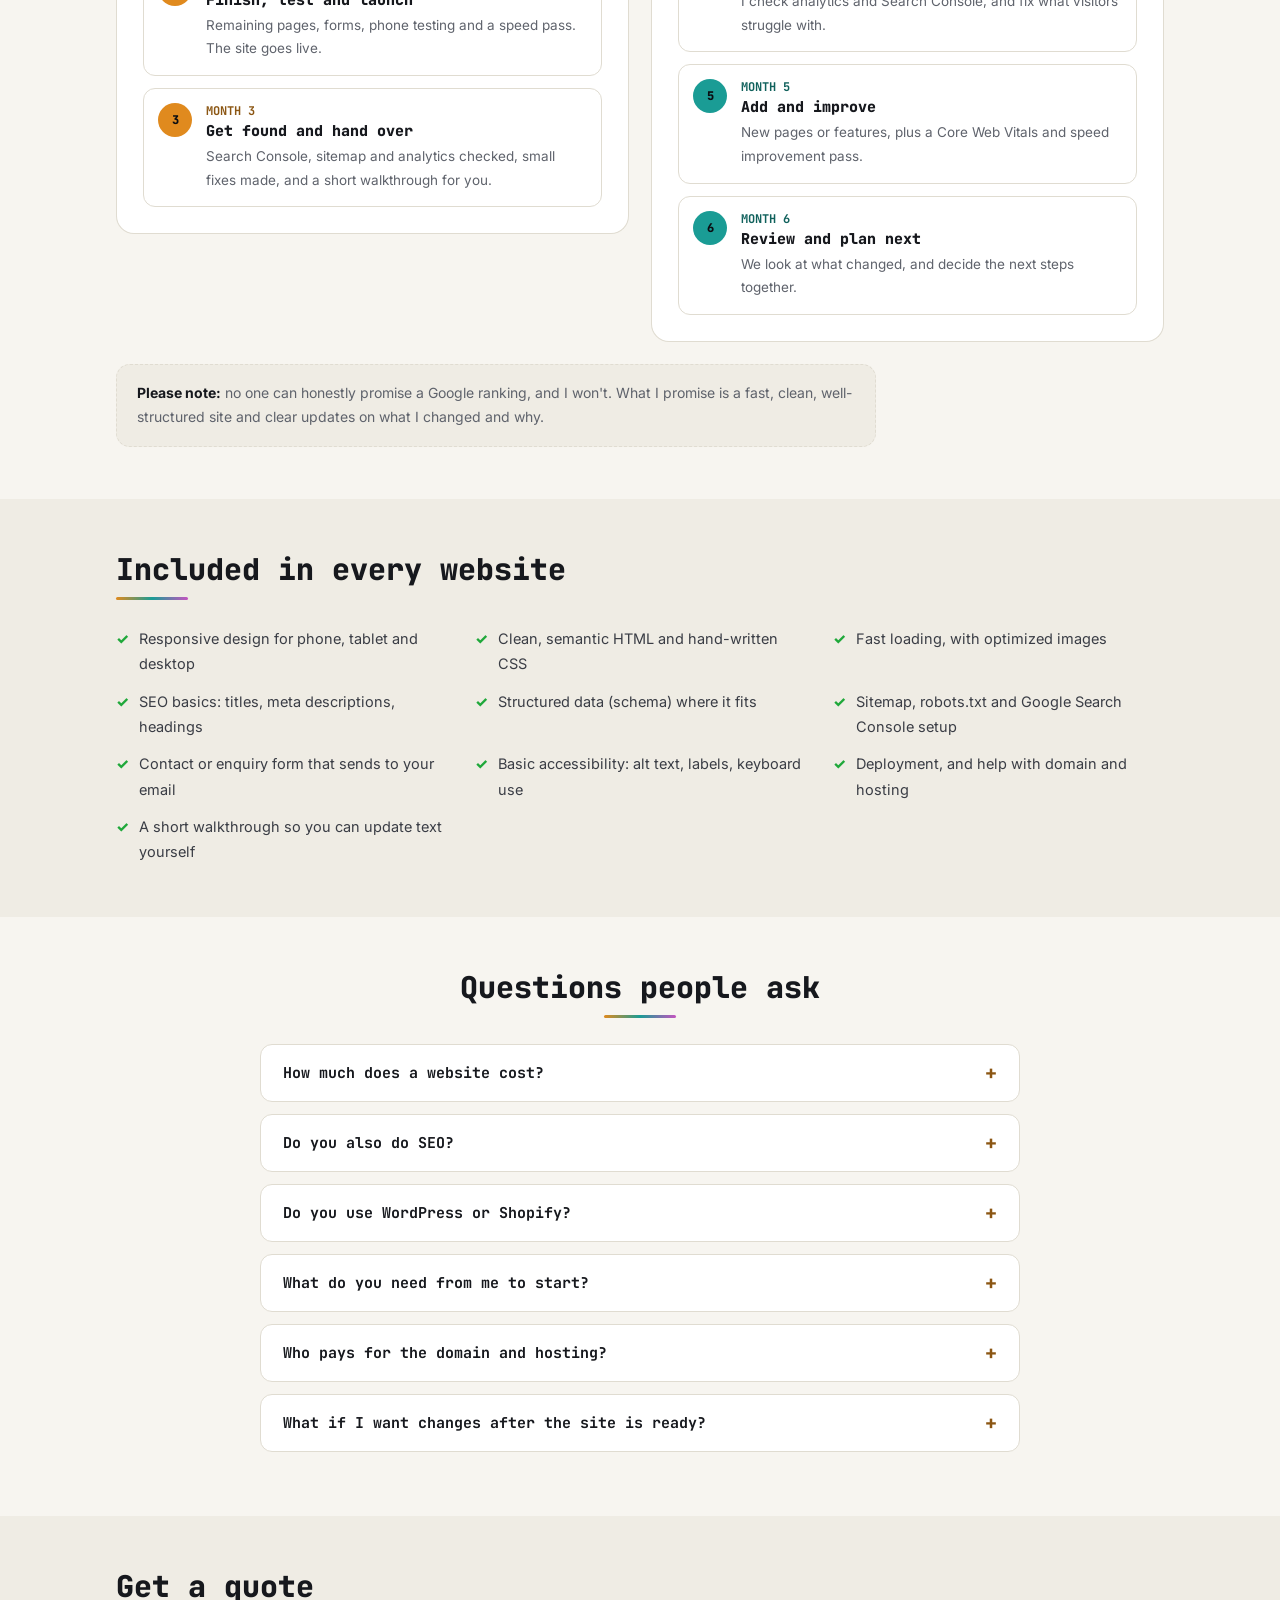
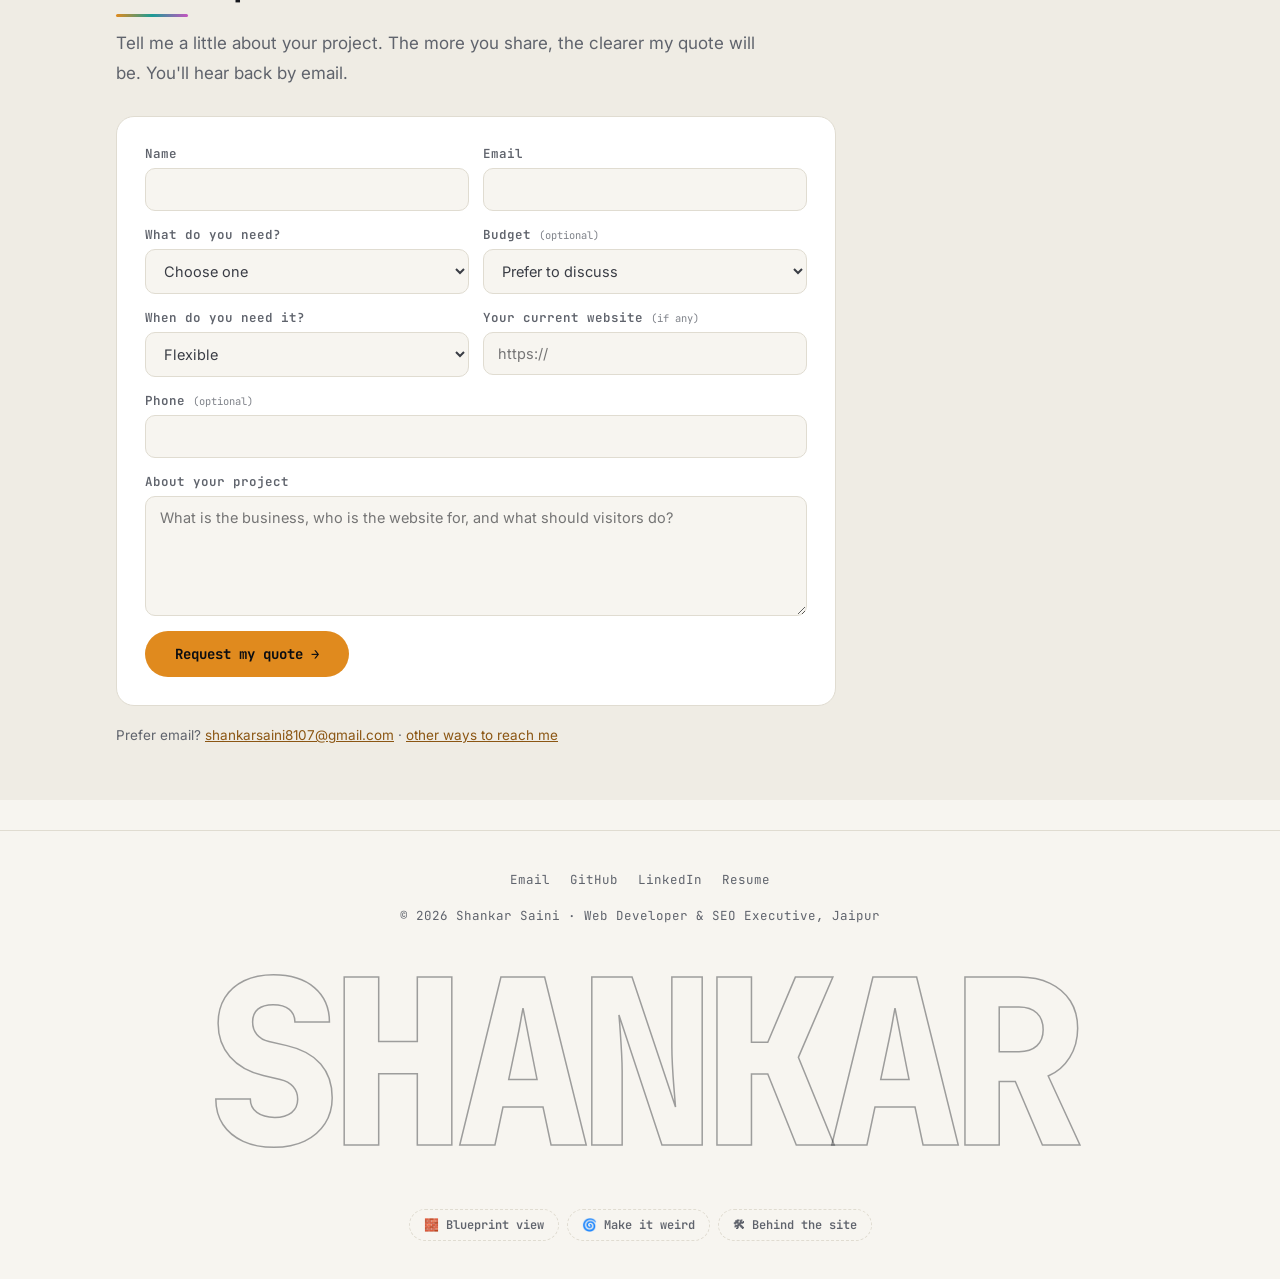
<file: web-development.html>
<!DOCTYPE html>
<html lang="en-IN">
<head>
<meta charset="UTF-8">
<meta name="viewport" content="width=device-width,initial-scale=1">
<title>Web Development Services in Jaipur | Shankar Saini</title>
<meta name="description" content="Hire Shankar Saini for a fast, responsive, SEO-ready website in Jaipur. Landing pages, portfolios and small business sites, built by hand. Get a quote.">
<meta name="author" content="Shankar Saini">
<meta name="robots" content="index, follow, max-image-preview:large, max-snippet:-1, max-video-preview:-1">
<meta name="theme-color" content="#f7f5f0" media="(prefers-color-scheme: light)">
<meta name="theme-color" content="#0b0e13" media="(prefers-color-scheme: dark)">
<meta name="color-scheme" content="light dark">
<link rel="canonical" href="https://shankar-saini.github.io/web-development">
<link rel="alternate" hreflang="en-in" href="https://shankar-saini.github.io/web-development">
<link rel="alternate" hreflang="x-default" href="https://shankar-saini.github.io/web-development">

<meta property="og:type" content="website">
<meta property="og:site_name" content="Shankar Saini">
<meta property="og:locale" content="en_IN">
<meta property="og:url" content="https://shankar-saini.github.io/web-development">
<meta property="og:title" content="Web Development Services in Jaipur | Shankar Saini">
<meta property="og:description" content="Fast, responsive, SEO-ready websites built by hand. Landing pages, portfolios and small business sites. Get a quote.">
<meta property="og:image" content="https://shankar-saini.github.io/shankar-saini-seo-web-developer.png">
<meta property="og:image:alt" content="Shankar Saini, web developer and SEO Executive from Jaipur">
<meta name="twitter:card" content="summary_large_image">
<meta name="twitter:site" content="@shankar_saini_5">
<meta name="twitter:creator" content="@shankar_saini_5">
<meta name="twitter:title" content="Web Development Services in Jaipur | Shankar Saini">
<meta name="twitter:description" content="Fast, responsive, SEO-ready websites built by hand. Landing pages, portfolios and small business sites. Get a quote.">
<meta name="twitter:image" content="https://shankar-saini.github.io/shankar-saini-seo-web-developer.png">

<link rel="icon" type="image/png" sizes="512x512" href="/favicon.png">
<link rel="icon" type="image/png" sizes="48x48" href="/favicon-48.png">
<link rel="apple-touch-icon" href="/favicon.png">
<link rel="manifest" href="/site.webmanifest">
<link rel="sitemap" type="application/xml" title="Sitemap" href="/sitemap.xml">
<meta name="application-name" content="Shankar Saini">
<meta name="format-detection" content="telephone=no">
<meta name="geo.region" content="IN-RJ">
<meta name="geo.placename" content="Jaipur">
<link rel="preconnect" href="https://fonts.googleapis.com"><link rel="preconnect" href="https://fonts.gstatic.com" crossorigin>
<link href="https://fonts.googleapis.com/css2?family=JetBrains+Mono:wght@400;500;700;800&family=Inter:wght@400;500;600;700&display=swap" rel="stylesheet">
<link rel="stylesheet" href="/site.css">
<script>try{if(localStorage.getItem('theme')==='dark')document.documentElement.dataset.theme='dark'}catch(e){}</script>

<script type="application/ld+json">
{
"@context":"https://schema.org",
"@graph":[
{"@type":"WebSite","@id":"https://shankar-saini.github.io/#website","url":"https://shankar-saini.github.io/","name":"Shankar Saini","inLanguage":"en-IN"},
{"@type":"Person","@id":"https://shankar-saini.github.io/#person","name":"Shankar Saini","url":"https://shankar-saini.github.io/","jobTitle":"Web Developer & SEO Executive","address":{"@type":"PostalAddress","addressLocality":"Jaipur","addressRegion":"Rajasthan","addressCountry":"IN"}},
{"@type":"WebPage","@id":"https://shankar-saini.github.io/web-development#page","url":"https://shankar-saini.github.io/web-development","name":"Web Development Services in Jaipur | Shankar Saini","inLanguage":"en-IN","isPartOf":{"@id":"https://shankar-saini.github.io/#website"},"about":{"@id":"https://shankar-saini.github.io/web-development#service"},"dateModified":"2026-10-01"},
{"@type":"Service","@id":"https://shankar-saini.github.io/web-development#service","name":"Web development services","serviceType":"Web development","description":"Fast, responsive, SEO-ready websites built by hand with HTML, CSS and JavaScript: landing pages, portfolios, small business websites, and fixes for existing sites.","url":"https://shankar-saini.github.io/web-development","provider":{"@id":"https://shankar-saini.github.io/#person"},"areaServed":[{"@type":"City","name":"Jaipur"},{"@type":"Country","name":"India"}],"hasOfferCatalog":{"@type":"OfferCatalog","name":"Web development services","itemListElement":[
{"@type":"Offer","itemOffered":{"@type":"Service","name":"Landing page"}},
{"@type":"Offer","itemOffered":{"@type":"Service","name":"Portfolio or personal website"}},
{"@type":"Offer","itemOffered":{"@type":"Service","name":"Small business website"}},
{"@type":"Offer","itemOffered":{"@type":"Service","name":"Website fixes and SEO setup"}}]}},
{"@type":"BreadcrumbList","itemListElement":[
{"@type":"ListItem","position":1,"name":"Home","item":"https://shankar-saini.github.io/"},
{"@type":"ListItem","position":2,"name":"Web development","item":"https://shankar-saini.github.io/web-development"}]},
{"@type":"FAQPage","mainEntity":[
{"@type":"Question","name":"How much does a website cost?","acceptedAnswer":{"@type":"Answer","text":"It depends on the number of pages and features. Send your details through the form and you will get a clear written quote before any work starts."}},
{"@type":"Question","name":"Do you also do SEO?","acceptedAnswer":{"@type":"Answer","text":"Yes. Every site I build includes SEO basics, and I worked as an SEO Executive on 22+ client websites. I cannot promise rankings, but I make sure the site is fast, well structured and ready to be found."}},
{"@type":"Question","name":"Do you use WordPress or Shopify?","acceptedAnswer":{"@type":"Answer","text":"My main builds are hand-coded with HTML, CSS and JavaScript. I have also managed content and products on WordPress and Shopify stores, so I can help with updates there."}},
{"@type":"Question","name":"What do you need from me to start?","acceptedAnswer":{"@type":"Answer","text":"Your business details, text and photos (or I can help shape the text), a logo if you have one, and a few websites you like. A short call or message is enough to begin."}},
{"@type":"Question","name":"Who pays for the domain and hosting?","acceptedAnswer":{"@type":"Answer","text":"The domain and hosting are billed by the provider to you. I help you choose and set them up, and for small sites free hosting such as GitHub Pages is often enough."}},
{"@type":"Question","name":"What if I want changes after the site is ready?","acceptedAnswer":{"@type":"Answer","text":"Small changes after review are part of the project. Bigger new features are quoted separately, so there are no surprises."}}
]}
]
}
</script>

<noscript><style>.rv{opacity:1!important;translate:none!important}.js-only{display:none}</style></noscript>

<style>
[hidden]{display:none!important}
.svc-grid{grid-template-columns:repeat(auto-fit,minmax(min(240px,100%),1fr))}
.card.svc{display:flex;flex-direction:column}
.card.svc ul{list-style:none;margin:0 0 16px;font-size:14px;color:var(--dim);display:grid;gap:5px}
.card.svc li::before{content:"✓ ";color:#1fa83a;font-weight:800}
.card.svc .time{margin-top:auto;border-top:1px dashed var(--line);padding-top:12px;font:700 12px 'JetBrains Mono',monospace;color:var(--accent-ink)}
.svc-ico{display:grid;place-items:center;width:46px;height:46px;border-radius:13px;font-size:22px;margin-bottom:12px;background:color-mix(in srgb,var(--c,var(--accent)) 16%,transparent)}
.honest{border:1px dashed var(--line);background:var(--bg2);border-radius:14px;padding:16px 20px;font-size:14px;color:var(--dim);margin-top:22px;max-width:760px}
.honest b{color:var(--head)}
.plans{display:grid;grid-template-columns:repeat(auto-fit,minmax(min(340px,100%),1fr));gap:22px;align-items:start}
.plan{background:var(--card);border:1px solid var(--line);border-top:4px solid var(--c,var(--accent));border-radius:18px;padding:26px}
.plan h3{font-size:20px;margin-bottom:4px}
.plan .who{color:var(--dim);font-size:14px;margin-bottom:18px}
.plan .steps{grid-template-columns:1fr;gap:12px}
.plan .steps li{padding:14px 16px 14px 62px;border-radius:12px}
.plan .steps li::before{content:attr(data-n);left:14px;top:14px;width:34px;height:34px;line-height:34px;font-size:12px}
.plan .steps h4{font:800 15px 'JetBrains Mono',monospace;color:var(--head);margin-bottom:4px}
.plan .steps b{display:block;font:700 12px 'JetBrains Mono',monospace;color:color-mix(in srgb,var(--c,var(--accent)) var(--ink),#000);margin-bottom:2px}
.plan .steps p{font-size:13.5px}
.included{display:grid;grid-template-columns:repeat(auto-fit,minmax(min(270px,100%),1fr));gap:12px 28px;list-style:none}
.included li{font-size:14.5px;display:flex;gap:10px}
.included li::before{content:"✓";color:#1fa83a;font-weight:800;flex:none}
.cform{background:var(--card);border:1px solid var(--line);border-radius:18px;padding:28px;max-width:720px}
.cform .row2{display:grid;grid-template-columns:1fr 1fr;gap:14px}
@media(max-width:560px){.cform .row2{grid-template-columns:1fr}}
.cform .fg input,.cform .fg textarea,.cform .fg select{width:100%;background:var(--bg);border:1px solid var(--line);border-radius:10px;padding:12px 14px;color:var(--text);font:14.5px Inter,system-ui,sans-serif}
.cform .fg input:focus,.cform .fg textarea:focus,.cform .fg select:focus{outline:0;border-color:var(--accent);box-shadow:0 0 0 3px color-mix(in srgb,var(--accent) 20%,transparent)}
.cform .fg textarea{min-height:120px;resize:vertical}
.cform .fg label{font:600 12.5px 'JetBrains Mono',monospace}
.cform .fg label small{font-weight:400;opacity:.8}
.send{display:inline-flex;align-items:center;gap:10px;background:var(--accent);color:var(--on-accent);border:0;border-radius:99px;padding:14px 30px;font:700 14px 'JetBrains Mono',monospace;cursor:pointer;transition:transform .2s,box-shadow .2s}
.send:hover:not(:disabled){transform:translateY(-2px);box-shadow:0 12px 28px color-mix(in srgb,var(--accent) 35%,transparent)}
.send:disabled{opacity:.7;cursor:progress}
.hp{position:absolute;left:-9999px;width:1px;height:1px;overflow:hidden}
.err{margin-top:14px;padding:12px 16px;border-radius:10px;border:1px solid #d63b3b;background:color-mix(in srgb,#d63b3b 10%,transparent);font-size:13.5px}
.ok-card{text-align:center;padding:36px 14px}
.ok-card .tick{width:68px;height:68px;border-radius:50%;background:#27c93f;color:#fff;font-size:34px;display:grid;place-items:center;margin:0 auto 16px}
.ok-card p{color:var(--dim);margin-bottom:18px}
</style>
</head>
<body>
<a class="skip" href="#main">Skip to content</a>
<div id="pg" aria-hidden="true"></div>

<header><div class="wrap bar">
<a class="logo" href="/" aria-label="Shankar Saini, home">&lt;<b>Shankar Saini</b>/&gt;</a>
<button class="ico" id="mb" aria-label="Open menu" aria-expanded="false" aria-controls="nv">☰</button>
<nav id="nv" aria-label="Main">
<a href="/">home</a><a href="/about">about</a><a href="/skills">skills</a>
<a href="/projects">projects</a><a href="/field-notes">field notes</a><a href="/contact">contact</a>
</nav>
<div class="ctl"><button class="ico" id="th" aria-label="Toggle dark mode" title="Toggle theme">🌙</button><input type="color" id="cp" class="ico" value="#e08a1e" aria-label="Pick your accent color" title="Pick your accent color"></div>
</div></header>

<main id="main">

<section class="hero" aria-labelledby="page-title">
<div class="blob b1"></div><div class="blob b2"></div><div class="blob b3"></div>
<div class="wrap">
<nav class="crumbs rv" aria-label="Breadcrumb"><a href="/">Home</a><span>/</span>Web development</nav>
<div class="eyebrow rv">// web-development</div>
<h1 id="page-title" class="rv">Fast, clean websites <em>that get found.</em>
<span class="h1-sub">Web development services in Jaipur by Shankar Saini</span></h1>
<p class="lead rv">I build small, responsive websites by hand with HTML, CSS and JavaScript, with SEO built in from the first line. I'm early in my freelance journey, so you get my full attention and straight answers.</p>
<div class="rv" style="margin-top:22px">
<a class="btn pri" href="#quote">Get a quote →</a>
<a class="btn" href="/projects">See my projects</a>
</div>
<ul class="facts rv" aria-label="Quick facts">
<li tabindex="0" style="--c:var(--teal)"><span class="fi" aria-hidden="true">✋</span><b>Hand-coded</b>no templates<small>Every line is written by me, so the site stays light and easy to change.</small></li>
<li tabindex="0" style="--c:var(--accent)"><span class="fi" aria-hidden="true">🔍</span><b>SEO built in</b>22+ sites optimized before<small>Titles, headings, schema, sitemap and Search Console setup come with every site.</small></li>
<li tabindex="0" style="--c:var(--pink)"><span class="fi" aria-hidden="true">📱</span><b>Mobile first</b>phone, tablet, desktop<small>Every page is checked on small screens before it goes live.</small></li>
</ul>
<nav class="toc rv" aria-label="On this page">
<a href="#services">what I build</a><a href="#work">proof</a><a href="#process">how I work</a><a href="#plans">3 &amp; 6 month plans</a><a href="#included">included</a><a href="#faq">faq</a><a href="#quote">get a quote</a>
</nav>
</div>
</section>

<section class="sec" id="services" aria-labelledby="svc-h"><div class="wrap">
<h2 id="svc-h" class="rv">What I can build for you</h2>
<p class="lead rv">Small and medium websites that do one job well. Times are typical for sites like these and depend on how quickly content and feedback arrive.</p>
<div class="grid svc-grid" style="margin-top:28px">
<article class="card svc rv" style="--c:var(--accent)">
<div class="svc-ico" aria-hidden="true">🎯</div>
<div class="lvl">LANDING PAGE</div><h3>One focused page</h3>
<p>For a product, event, offer or service where you want visitors to take one action.</p>
<ul><li>Responsive design</li><li>Contact or enquiry form</li><li>SEO basics and fast loading</li></ul>
<div class="time">⏱ Typically 3–5 days</div>
</article>
<article class="card svc rv" style="--c:var(--teal)">
<div class="svc-ico" aria-hidden="true">👤</div>
<div class="lvl">PORTFOLIO</div><h3>Personal or portfolio site</h3>
<p>For students, freelancers and professionals who want a place that shows who they are.</p>
<ul><li>3–5 pages (home, about, work, contact)</li><li>Projects or work showcase</li><li>Light and dark mode on request</li></ul>
<div class="time">⏱ Typically about 1 week</div>
</article>
<article class="card svc rv" style="--c:var(--pink)">
<div class="svc-ico" aria-hidden="true">🏪</div>
<div class="lvl">SMALL BUSINESS</div><h3>Business website</h3>
<p>For a restaurant, travel agency, shop or local service. Like my restaurant and travel builds.</p>
<ul><li>4–6 pages (menu, services, packages)</li><li>Booking or enquiry form</li><li>Local SEO and Google-friendly structure</li></ul>
<div class="time">⏱ Typically 2–3 weeks</div>
</article>
<article class="card svc rv" style="--c:var(--accent)">
<div class="svc-ico" aria-hidden="true">🔧</div>
<div class="lvl">FIXES &amp; SEO SETUP</div><h3>Improve an existing site</h3>
<p>Your site exists but is slow, broken on phones, or not showing up on Google.</p>
<ul><li>Mobile layout and speed fixes</li><li>Titles, meta, headings, schema</li><li>Sitemap and Search Console setup</li></ul>
<div class="time">⏱ Typically 2–5 days</div>
</article>
</div>
</div></section>

<div class="divider"><div class="divider-line rv" style="--c:var(--teal)"></div></div>

<section class="sec" id="work" aria-labelledby="work-h"><div class="wrap">
<h2 id="work-h" class="rv">Proof: my own work</h2>
<p class="lead rv">These are my own practice builds, and the code is real. I'd rather show you real work than invent testimonials.</p>
<div class="projects" style="margin-top:28px">
<article class="card proj rv" style="--c:var(--pink)">
<div class="lvl">MOST COMPLETE</div><h3>Travel Website</h3>
<p>Hero banner, destination cards, a pricing table and a booking form. Fully responsive.</p>
<div><span class="chip">HTML</span><span class="chip">CSS</span><span class="chip hot">Responsive</span></div>
<a class="btn go" href="/projects#featured">See the details →</a>
</article>
<article class="card proj rv" style="--c:var(--accent)">
<div class="lvl">SMALL BUSINESS</div><h3>Restaurant Website</h3>
<p>Menu cards, offers table, reservation form and contact section for a vegetarian restaurant.</p>
<div><span class="chip">HTML</span><span class="chip">CSS</span></div>
<a class="btn go" href="/projects">All projects →</a>
</article>
<article class="card proj rv" style="--c:var(--teal)">
<div class="lvl">LIVE RIGHT NOW</div><h3>This portfolio</h3>
<p>Seven pages, dark mode, a live SEO audit tool and structured data. Built and optimized by me.</p>
<div><span class="chip">HTML</span><span class="chip">CSS</span><span class="chip">JavaScript</span></div>
<a class="btn go" href="/about#xray-sec">Try the SEO X-Ray →</a>
</article>
</div>
<p class="honest rv"><b>Straight talk:</b> I haven't built websites for paying clients yet, so I start with small projects. What I do bring is over a year of hands-on SEO on 22+ client sites, so what I build is made to be found, not just to look good.</p>
</div></section>

<section class="sec" id="process" aria-labelledby="proc-h" style="background:var(--bg2)"><div class="wrap">
<h2 id="proc-h" class="rv">How I work</h2>
<p class="lead rv">The same five steps on every project, so you always know what happens next.</p>
<ol class="steps" style="margin-top:28px">
<li class="rv" style="--c:var(--accent)"><h3>Talk</h3><p>You tell me what you need and who the site is for. I ask a few questions and we agree on the goal.</p></li>
<li class="rv" style="--c:var(--teal)"><h3>Plan &amp; quote</h3><p>I write down the pages, features, time and cost. You approve it before I start.</p></li>
<li class="rv" style="--c:var(--pink)"><h3>Build</h3><p>I build the site and share a preview link, so you see progress and not just the final result.</p></li>
<li class="rv" style="--c:var(--accent)"><h3>Review</h3><p>You check it on your phone and laptop, and I make the small changes you ask for.</p></li>
<li class="rv" style="--c:var(--teal)"><h3>Launch &amp; support</h3><p>I put it online, set up Google Search Console and a sitemap, and stay available for small fixes.</p></li>
</ol>
</div></section>

<section class="sec" id="plans" aria-labelledby="plan-h"><div class="wrap">
<h2 id="plan-h" class="rv">3-month and 6-month plans</h2>
<p class="lead rv">For businesses that want a website <em style="font-style:normal;color:var(--accent-ink)">and</em> help getting it seen. Pick the shorter plan to launch, or the longer one to launch and improve.</p>
<div class="plans" style="margin-top:28px">

<article class="plan rv" style="--c:var(--accent)">
<h3>3-month plan: Build &amp; launch</h3>
<p class="who">Best for a new business or a first website.</p>
<ol class="steps">
<li data-n="1"><b>MONTH 1</b><h4>Plan and build the core</h4><p>Goals, pages, content and design. The main pages are built and shared for preview.</p></li>
<li data-n="2"><b>MONTH 2</b><h4>Finish, test and launch</h4><p>Remaining pages, forms, phone testing and a speed pass. The site goes live.</p></li>
<li data-n="3"><b>MONTH 3</b><h4>Get found and hand over</h4><p>Search Console, sitemap and analytics checked, small fixes made, and a short walkthrough for you.</p></li>
</ol>
</article>

<article class="plan rv" style="--c:var(--teal)">
<h3>6-month plan: Build, launch &amp; grow</h3>
<p class="who">Best if you want steady improvements after launch.</p>
<ol class="steps">
<li data-n="1–3"><b>MONTH 1–3</b><h4>Everything in the 3-month plan</h4><p>Plan, build, test, launch and get found.</p></li>
<li data-n="4"><b>MONTH 4</b><h4>Learn from real visitors</h4><p>I check analytics and Search Console, and fix what visitors struggle with.</p></li>
<li data-n="5"><b>MONTH 5</b><h4>Add and improve</h4><p>New pages or features, plus a Core Web Vitals and speed improvement pass.</p></li>
<li data-n="6"><b>MONTH 6</b><h4>Review and plan next</h4><p>We look at what changed, and decide the next steps together.</p></li>
</ol>
</article>
</div>
<p class="honest rv"><b>Please note:</b> no one can honestly promise a Google ranking, and I won't. What I promise is a fast, clean, well-structured site and clear updates on what I changed and why.</p>
</div></section>

<section class="sec" id="included" aria-labelledby="inc-h" style="background:var(--bg2)"><div class="wrap">
<h2 id="inc-h" class="rv">Included in every website</h2>
<ul class="included rv" style="margin-top:22px">
<li>Responsive design for phone, tablet and desktop</li>
<li>Clean, semantic HTML and hand-written CSS</li>
<li>Fast loading, with optimized images</li>
<li>SEO basics: titles, meta descriptions, headings</li>
<li>Structured data (schema) where it fits</li>
<li>Sitemap, robots.txt and Google Search Console setup</li>
<li>Contact or enquiry form that sends to your email</li>
<li>Basic accessibility: alt text, labels, keyboard use</li>
<li>Deployment, and help with domain and hosting</li>
<li>A short walkthrough so you can update text yourself</li>
</ul>
</div></section>

<section class="sec" id="faq" aria-labelledby="faq-h"><div class="wrap">
<h2 id="faq-h" class="rv" style="text-align:center">Questions people ask</h2>
<div class="faq rv">
<details><summary>How much does a website cost?</summary><p>It depends on the number of pages and features. Send your details through the form below and you'll get a clear written quote before any work starts.</p></details>
<details><summary>Do you also do SEO?</summary><p>Yes. Every site I build includes SEO basics, and I worked as an SEO Executive on 22+ client websites. I can't promise rankings, but I make sure the site is fast, well structured and ready to be found.</p></details>
<details><summary>Do you use WordPress or Shopify?</summary><p>My main builds are hand-coded with HTML, CSS and JavaScript. I have also managed content and products on WordPress and Shopify stores, so I can help with updates there.</p></details>
<details><summary>What do you need from me to start?</summary><p>Your business details, text and photos (or I can help shape the text), a logo if you have one, and a few websites you like. A short call or message is enough to begin.</p></details>
<details><summary>Who pays for the domain and hosting?</summary><p>The domain and hosting are billed by the provider to you. I help you choose and set them up, and for small sites free hosting such as GitHub Pages is often enough.</p></details>
<details><summary>What if I want changes after the site is ready?</summary><p>Small changes after review are part of the project. Bigger new features are quoted separately, so there are no surprises.</p></details>
</div>
</div></section>

<section class="sec" id="quote" aria-labelledby="quote-h" style="background:var(--bg2)"><div class="wrap">
<h2 id="quote-h" class="rv">Get a quote</h2>
<p class="lead rv">Tell me a little about your project. The more you share, the clearer my quote will be. You'll hear back by email.</p>

<div class="rv" style="margin-top:26px">
<form class="cform" id="qf" action="https://formspree.io/f/xdeogvov" method="POST">
<input type="hidden" name="_subject" value="Web development quote request">
<div class="hp" aria-hidden="true"><label>Leave empty<input type="text" name="_gotcha" tabindex="-1" autocomplete="off"></label></div>
<div class="row2">
<div class="fg"><label for="q-name">Name</label><input type="text" id="q-name" name="name" required autocomplete="name" maxlength="80"></div>
<div class="fg"><label for="q-email">Email</label><input type="email" id="q-email" name="email" required autocomplete="email" maxlength="120"></div>
</div>
<div class="row2">
<div class="fg"><label for="q-type">What do you need?</label>
<select id="q-type" name="project_type" required>
<option value="">Choose one</option><option>Landing page</option><option>Portfolio or personal site</option><option>Small business website</option><option>Fixes or SEO setup for my site</option><option>Not sure yet</option>
</select></div>
<div class="fg"><label for="q-budget">Budget <small>(optional)</small></label>
<select id="q-budget" name="budget">
<option value="">Prefer to discuss</option><option>Under ₹5,000</option><option>₹5,000 – ₹15,000</option><option>₹15,000 – ₹30,000</option><option>₹30,000 and above</option>
</select></div>
</div>
<div class="row2">
<div class="fg"><label for="q-time">When do you need it?</label>
<select id="q-time" name="deadline">
<option value="">Flexible</option><option>Within 1 week</option><option>Within 1 month</option><option>In 2–3 months</option>
</select></div>
<div class="fg"><label for="q-site">Your current website <small>(if any)</small></label><input type="url" id="q-site" name="current_website" placeholder="https://" maxlength="200"></div>
</div>
<div class="fg"><label for="q-phone">Phone <small>(optional)</small></label><input type="tel" id="q-phone" name="phone_no" autocomplete="tel" maxlength="20"></div>
<div class="fg"><label for="q-msg">About your project</label><textarea id="q-msg" name="msg" required minlength="10" maxlength="2000" placeholder="What is the business, who is the website for, and what should visitors do?"></textarea></div>
<button type="submit" class="send" id="send">Request my quote →</button>
<p class="err" id="err" role="alert" hidden></p>
</form>

<div class="cform ok-card" id="ok" role="status" aria-live="polite" hidden>
<div class="tick" aria-hidden="true">✓</div>
<h3>Request sent!</h3>
<p>Thanks for the details. I'll reply to your email with questions or a quote.</p>
<a class="btn pri" href="/projects">See my projects</a>
</div>
</div>
<p style="color:var(--dim);font-size:13.5px;margin-top:18px">Prefer email? <a href="mailto:shankarsaini8107@gmail.com" style="color:var(--accent-ink);text-decoration:underline">shankarsaini8107@gmail.com</a> · <a href="/contact" style="color:var(--accent-ink);text-decoration:underline">other ways to reach me</a></p>
</div></section>

</main>

<footer><div class="wrap">
<p><a href="mailto:shankarsaini8107@gmail.com">Email</a><a href="https://github.com/shankar-saini" target="_blank" rel="noopener me">GitHub</a><a href="https://www.linkedin.com/in/shankar-saini/" target="_blank" rel="noopener me">LinkedIn</a><a href="Shankar_Saini_Resume.pdf" download>Resume</a></p>
<p style="margin-top:14px">© 2026 Shankar Saini · Web Developer &amp; SEO Executive, Jaipur</p>
<div class="bn bn-glitch bn-s" aria-hidden="true">SHANKAR</div>
</div></footer>

<button class="totop" id="totop" type="button" aria-label="Back to top">↑</button>

<script defer>
(function(){
var root=document.documentElement;
function get(k){try{return localStorage.getItem(k)}catch(e){return null}}
function set(k,v){try{localStorage.setItem(k,v)}catch(e){}}
function onAccent(c){var n=parseInt(c.slice(1),16),r=n>>16,g=(n>>8)&255,b=n&255;var L=(0.299*r+0.587*g+0.114*b)/255;root.style.setProperty('--on-accent',L>0.6?'#0a0d12':'#ffffff')}
function setAccent(c){root.style.setProperty('--accent',c);onAccent(c)}
var ac=get('accentColor');if(ac&&/^#[0-9a-f]{6}$/i.test(ac))setAccent(ac);else ac=null;
var th=document.getElementById('th');
function sync(){th.textContent=root.dataset.theme==='dark'?'☀️':'🌙'}sync();
th.onclick=function(){var d=root.dataset.theme==='dark';if(d)delete root.dataset.theme;else root.dataset.theme='dark';set('theme',d?'light':'dark');sync()};
var cp=document.getElementById('cp');if(ac)cp.value=ac;
cp.oninput=function(e){setAccent(e.target.value);set('accentColor',e.target.value)};
var mb=document.getElementById('mb'),nv=document.getElementById('nv');
mb.onclick=function(){var o=nv.classList.toggle('open');mb.setAttribute('aria-expanded',o)};
var pg=document.getElementById('pg'),tt=document.getElementById('totop'),reduce=matchMedia('(prefers-reduced-motion: reduce)').matches;
addEventListener('scroll',function(){var h=root.scrollHeight-innerHeight;pg.style.width=(h>0?scrollY/h*100:0)+'%';tt.classList.toggle('show',scrollY>600)},{passive:true});
tt.onclick=function(){scrollTo({top:0,behavior:reduce?'auto':'smooth'})};
var io=new IntersectionObserver(function(es){es.forEach(function(e){if(e.isIntersecting){e.target.classList.add('in');io.unobserve(e.target)}})},{threshold:.1});
document.querySelectorAll('.rv,.divider-line').forEach(function(x){io.observe(x)});

var f=document.getElementById('qf'),send=document.getElementById('send'),err=document.getElementById('err'),ok=document.getElementById('ok');
function fail(t){err.textContent=t;err.hidden=false}
f.addEventListener('submit',function(e){
e.preventDefault();err.hidden=true;
if(!f.checkValidity()){f.reportValidity();return}
var label=send.textContent;send.textContent='Sending…';send.disabled=true;
fetch(f.action,{method:'POST',body:new FormData(f),headers:{'Accept':'application/json'}}).then(function(r){
if(r.ok){f.hidden=true;ok.hidden=false;f.reset();ok.scrollIntoView({behavior:reduce?'auto':'smooth',block:'center'})}
else return r.json().then(function(j){fail((j&&j.errors&&j.errors.map(function(x){return x.message}).join(', '))||'Something went wrong. Please email me directly instead.')},function(){fail('Something went wrong. Please email me directly instead.')});
}).catch(function(){fail('Network problem. Please check your connection or email me directly.')}).then(function(){send.textContent=label;send.disabled=false});
});
})();
</script>

<script>try{var P=JSON.parse(localStorage.getItem('palette')||'null'),H=/^#[0-9a-f]{6}$/i;if(P&&H.test(P.t)&&H.test(P.p)){var S=document.documentElement.style;S.setProperty('--teal',P.t);S.setProperty('--pink',P.p)}}catch(e){}</script>

<!-- Google tag (gtag.js) -->
<script async src="https://www.googletagmanager.com/gtag/js?id=G-Q1R4DN3MT4"></script>
<script>
  window.dataLayer = window.dataLayer || [];
  function gtag(){dataLayer.push(arguments);}
  gtag('js', new Date());
  gtag('config', 'G-Q1R4DN3MT4');
</script>
<script src="/fun.js" defer></script>
</body>
</html>
</file>
<file: site.css>
/* ===================================================================
   SHANKAR SAINI — MASTER STYLESHEET  (v2)
   Shared by every page: index, about, skills, projects, field-notes, contact
   Drop-in replacement for the old site.css (same file name).

   WHAT CHANGED vs your old sheet (search for [FIX n] to jump to each):
   [FIX 1]  Text colours follow the accent picker (no hard-coded orange)
   [FIX 2]  .rv reveal no longer cancels hover lift on cards
   [FIX 3]  Header-nav rules are scoped to the header (breadcrumbs / toc were being hit)
   [FIX 4]  Breadcrumb alignment
   [FIX 5]  h1 subtitle = plain coloured text (class .h1-sub). Old clash with form button .sub
   [FIX 6]  Hero chips = .facts with hover reveal (old clash with .stats counters)
   [FIX 7]  Flip cards rebuilt (inline-span collapse bug) + nicer design
   [FIX 8]  Project cards: buttons align at the bottom
   [FIX 9]  Mobile menu, focus rings, reduced motion, small-phone overflow
   =================================================================== */

/* ---------- Colour tokens ---------- */
:root{
  --bg:#f7f5f0;--bg2:#efece4;--card:#fff;--line:#e0dcd1;--text:#3a3d45;--dim:#5f636c;
  --head:#16181d;--accent:#e08a1e;--teal:#1a9c95;--pink:#c454c0;
  --hdr:rgba(247,245,240,.88);--on-accent:#0a0d12;
  /* [FIX 1] --ink = % of a colour kept when used as TEXT. Light theme darkens it for contrast. */
  --ink:62%;
  --accent-ink:color-mix(in srgb,var(--accent) var(--ink),#000);
  --teal-ink:color-mix(in srgb,var(--teal) var(--ink),#000);
  --pink-ink:color-mix(in srgb,var(--pink) var(--ink),#000);
  --term:#0f131a;--term-line:#232a35;           /* terminal widget (always dark) */
}
:root[data-theme=dark]{
  --bg:#0b0e13;--bg2:#10141b;--card:#131822;--line:#232a35;--text:#dfe4ea;--dim:#8d97a6;
  --head:#f2f4f7;--accent:#f0a83c;--teal:#56cfc9;--pink:#e07ee0;
  --hdr:rgba(11,14,19,.88);--ink:100%;
}

/* ---------- Base ---------- */
*{box-sizing:border-box;margin:0;padding:0}
html{scroll-behavior:smooth;scroll-padding-top:84px}
body{position:relative;background:var(--bg);color:var(--text);font:400 15.5px/1.75 Inter,system-ui,sans-serif;overflow-x:hidden}
a{color:inherit;text-decoration:none}
img{max-width:100%;display:block}
[hidden]{display:none!important}
::selection{background:var(--accent);color:var(--on-accent)}
.mono,h1,h2,h3,button,header nav a,.chip,.btn,.eyebrow,footer,.lvl,.when{font-family:'JetBrains Mono',ui-monospace,monospace}
h1,h2,h3{color:var(--head);font-weight:800;line-height:1.2}
.wrap{max-width:1100px;margin:0 auto;padding:0 26px}
.sr{position:absolute;width:1px;height:1px;overflow:hidden;clip:rect(0 0 0 0);white-space:nowrap}

/* [FIX 9] keyboard focus + skip link */
:focus-visible{outline:2px solid var(--teal);outline-offset:3px;border-radius:6px}
.skip{position:fixed;top:-60px;left:12px;background:var(--accent);color:var(--on-accent);padding:10px 16px;border-radius:8px;z-index:200;font:700 13px 'JetBrains Mono',monospace;transition:top .2s}
.skip:focus{top:12px}

/* ---------- Scroll progress bar ---------- */
#pg{position:fixed;top:0;left:0;height:3px;width:0;background:linear-gradient(90deg,var(--accent),var(--teal),var(--pink));z-index:99}

/* ---------- Header / main nav  [FIX 3] scoped to <header> ---------- */
header{position:sticky;top:0;z-index:60;background:var(--hdr);-webkit-backdrop-filter:blur(10px);backdrop-filter:blur(10px);border-bottom:1px solid var(--line)}
.bar{display:flex;align-items:center;justify-content:space-between;gap:12px;padding:14px 26px}
.logo{font-weight:700;font-size:17px;color:var(--head);white-space:nowrap}.logo b{color:var(--accent-ink)}
header nav{display:flex;gap:4px;align-items:center}
header nav a{font-size:13px;color:var(--dim);padding:8px 14px;border-radius:99px;transition:.2s}
header nav a:hover{color:var(--text);background:rgba(128,128,128,.1)}
/* [FIX 1] follows the accent picker */
header nav a.on{color:var(--accent-ink);background:color-mix(in srgb,var(--accent) 14%,transparent)}
.ctl{display:flex;gap:8px;align-items:center}
.ico{width:34px;height:34px;border-radius:50%;border:1px solid var(--line);background:var(--card);cursor:pointer;font-size:15px;color:var(--text)}
input[type=color].ico{padding:0;overflow:hidden}
input[type=color]::-webkit-color-swatch-wrapper{padding:0}
input[type=color]::-webkit-color-swatch{border:0;border-radius:50%}
input[type=color]::-moz-color-swatch{border:0;border-radius:50%}
#mb{display:none}
/* [FIX 9] mobile menu: absolute under header, not focusable while closed */
@media(max-width:900px){
  #mb{display:block}
  header nav{position:absolute;top:100%;left:0;right:0;background:var(--bg2);flex-direction:column;align-items:stretch;gap:0;border-bottom:1px solid var(--line);padding:8px 0;transform:translateY(-8px);opacity:0;visibility:hidden;transition:transform .25s,opacity .25s,visibility .25s;z-index:59}
  header nav.open{transform:none;opacity:1;visibility:visible}
  header nav a{border-radius:0;padding:13px 26px}
}

/* ---------- Breadcrumbs + table of contents  [FIX 4] ---------- */
.crumbs{display:block;font:500 12.5px 'JetBrains Mono',monospace;color:var(--dim);margin-bottom:16px}
.crumbs a{display:inline;padding:0;background:none;border-radius:0;color:var(--dim);font-size:inherit}
.crumbs a:hover{color:var(--accent-ink);background:none}
.crumbs span{margin:0 8px;opacity:.5}
.toc{display:flex;flex-wrap:wrap;gap:8px;margin-top:26px}
.toc a{font:500 12.5px 'JetBrains Mono',monospace;color:var(--dim);border:1px solid var(--line);padding:6px 14px;border-radius:99px;transition:.2s}
.toc a:hover{color:var(--accent-ink);border-color:var(--accent)}

/* ---------- Hero ---------- */
.hero{position:relative;overflow:hidden;padding:80px 0 40px;isolation:isolate}
.blob{position:absolute;border-radius:50%;filter:blur(70px);z-index:-1;pointer-events:none}
.b1{width:380px;height:380px;top:-120px;right:-80px;background:var(--accent);opacity:.22}
.b2{width:300px;height:300px;bottom:-120px;left:-60px;background:var(--teal);opacity:.18}
.b3{width:220px;height:220px;top:20px;left:42%;background:var(--pink);opacity:.12}
.eyebrow{color:var(--teal-ink);font-size:13px;margin-bottom:12px}
h1{font-size:clamp(30px,5vw,50px);margin-bottom:14px}
h1 em{font-style:normal;background:linear-gradient(90deg,var(--accent),var(--pink));-webkit-background-clip:text;background-clip:text;color:transparent}
/* [FIX 5] subtitle under the H1: plain text, coloured by the accent picker, NO background */
h1 .h1-sub{display:block;margin-top:14px;font:500 clamp(13px,1.8vw,16px)/1.5 'JetBrains Mono',monospace;color:var(--accent-ink);letter-spacing:0;background:none;padding:0;border:0;border-radius:0}
.lead{color:var(--dim);font-size:17px;max-width:640px}

/* ---------- [FIX 6] Hero quick-fact chips with hover reveal ---------- */
.facts{display:grid;grid-template-columns:repeat(auto-fit,minmax(min(190px,100%),1fr));gap:14px;margin-top:28px;list-style:none;max-width:740px}
.facts li{position:relative;overflow:hidden;border:1px solid var(--line);border-top:3px solid var(--c,var(--accent));background:var(--card);border-radius:14px;padding:16px 18px;font-size:12.5px;color:var(--dim);cursor:default;transition:transform .25s,box-shadow .25s,border-color .25s}
.facts li::after{content:"";position:absolute;right:-34px;bottom:-54px;width:130px;height:130px;border-radius:50%;background:var(--c,var(--accent));opacity:.08;pointer-events:none;transition:opacity .3s,transform .3s}
.facts li>*{position:relative;z-index:1}
.facts li:hover,.facts li:focus-visible{transform:translateY(-4px);border-color:var(--c,var(--accent));box-shadow:0 14px 30px rgba(0,0,0,.12)}
.facts li:hover::after,.facts li:focus-visible::after{opacity:.2;transform:scale(1.4)}
.facts .fi{display:block;font-size:18px;margin-bottom:6px}
.facts b{display:block;font:800 22px 'JetBrains Mono',monospace;color:var(--head);margin-bottom:2px}
.facts small{display:block;max-height:0;opacity:0;overflow:hidden;font-size:12px;line-height:1.5;color:var(--text);transition:max-height .35s ease,opacity .3s,margin .3s}
.facts li:hover small,.facts li:focus-visible small,.facts li:focus-within small{max-height:70px;opacity:1;margin-top:8px}
@media(hover:none){.facts small{max-height:none;opacity:1;margin-top:8px}}

/* About page: label/value mini-cards (was also called .facts) */
.dl-facts{margin-top:22px;display:grid;grid-template-columns:repeat(auto-fit,minmax(min(230px,100%),1fr));gap:12px;max-width:640px}
.dl-facts div{background:var(--card);border:1px solid var(--line);border-radius:12px;padding:12px 16px;transition:transform .2s,border-color .2s}
.dl-facts div:hover{transform:translateY(-3px);border-color:var(--accent)}
.dl-facts dt{font:700 11px 'JetBrains Mono',monospace;color:var(--dim);letter-spacing:.06em;text-transform:uppercase}
.dl-facts dd{font-size:14px;color:var(--head);margin-top:2px;font-weight:600}

/* ---------- Sections ---------- */
.sec{padding:52px 0}
.sec h2{font-size:clamp(22px,3vw,30px);margin-bottom:26px}
.sec h2 + .lead{margin:-14px 0 28px}

/* ---------- Divider ---------- */
.divider{max-width:1100px;margin:0 auto;padding:0 26px}
.divider-line{height:1px;background:var(--line);position:relative;overflow:hidden}
.divider-line::after{content:"";position:absolute;left:0;top:0;bottom:0;width:0%;background:linear-gradient(90deg,var(--c,var(--accent)),transparent);transition:width 1.2s cubic-bezier(.22,.9,.32,1)}
.divider-line.in::after{width:100%}

/* ---------- Ticker ---------- */
.tick-head{text-align:center;padding:0 0 4px}
.tick-head p{color:var(--dim);max-width:520px;margin:8px auto 0;font-size:14.5px}
.tick-wrap{padding:30px 0;background:var(--bg2);border-top:1px solid var(--line);border-bottom:1px solid var(--line);overflow:hidden;-webkit-mask-image:linear-gradient(90deg,transparent,#000 8%,#000 92%,transparent);mask-image:linear-gradient(90deg,transparent,#000 8%,#000 92%,transparent)}
.tick-row{display:flex;gap:14px;white-space:nowrap;width:max-content;list-style:none}
.tick-row.r1{animation:tickL 34s linear infinite;margin-bottom:14px}
.tick-row.r2{animation:tickR 34s linear infinite}
.tick-wrap:hover .tick-row{animation-play-state:paused}
@keyframes tickL{from{transform:translateX(0)}to{transform:translateX(-50%)}}
@keyframes tickR{from{transform:translateX(-50%)}to{transform:translateX(0)}}
.tk{display:inline-flex;align-items:center;gap:8px;font:600 13.5px 'JetBrains Mono',monospace;color:var(--text);background:var(--card);border:1px solid var(--line);padding:10px 18px;border-radius:99px;flex-shrink:0}
.tk.a{border-color:var(--accent)}
.tk.b{border-color:var(--teal)}

/* ---------- Cards / grid ---------- */
/* [FIX 9] min() stops overflow on phones <= 360px */
.grid{display:grid;gap:22px;grid-template-columns:repeat(auto-fit,minmax(min(310px,100%),1fr))}
.card{background:var(--card);border:1px solid var(--line);border-radius:14px;padding:26px 24px 24px;position:relative;transition:transform .25s,box-shadow .25s,border-color .25s}
.card::before{content:"";position:absolute;left:24px;right:24px;top:0;height:3px;border-radius:0 0 4px 4px;background:var(--c,var(--accent))}
.card:hover{transform:translateY(-5px);border-color:var(--c,var(--accent));box-shadow:0 16px 40px rgba(0,0,0,.12)}
.card h3{font-size:19px;margin-bottom:8px}
.card p{color:var(--dim);font-size:14.5px;margin-bottom:14px}
.lvl{font-size:12px;font-weight:700;color:color-mix(in srgb,var(--c,var(--accent)) var(--ink),#000);margin-bottom:8px}
.soon{border-style:dashed;opacity:.85}
.chip{display:inline-block;font-size:11.5px;color:var(--dim);border:1px solid var(--line);padding:4px 12px;border-radius:99px;margin:0 6px 8px 0}
.chip.hot{color:var(--on-accent);background:var(--accent);border-color:var(--accent);font-weight:700}
.tiltable{will-change:transform}

/* [FIX 8] project cards: equal heights, button pinned to the bottom */
.projects{display:grid;grid-template-columns:repeat(auto-fit,minmax(min(330px,100%),1fr));gap:22px}
.proj{display:flex;flex-direction:column}
.proj .go{margin-top:auto;align-self:flex-start;margin-bottom:0}
.proj .acts{margin-top:auto;display:flex;flex-wrap:wrap;gap:10px}.proj .acts .btn{margin:0}
.proj .seo{margin:14px 0 18px}

/* ---------- Buttons ---------- */
.btn{display:inline-block;font-size:13px;padding:11px 22px;border-radius:99px;border:1px solid var(--line);color:var(--text);transition:.2s;cursor:pointer;background:none;margin:0 10px 10px 0}
.btn:hover{border-color:var(--accent);color:var(--accent-ink);transform:translateY(-2px)}
.btn.pri{background:var(--accent);color:var(--on-accent);border-color:var(--accent);font-weight:700}
.btn.pri:hover{color:var(--on-accent);box-shadow:0 10px 26px color-mix(in srgb,var(--accent) 35%,transparent)}
.off{opacity:.55;cursor:default}.off:hover{transform:none;border-color:var(--line);color:var(--text)}
.pill{display:inline-flex;align-items:center;gap:8px;font-size:13.5px;padding:11px 20px;border-radius:99px;border:1px solid var(--line);margin:0 10px 10px 0;transition:.2s}
.pill:hover{border-color:var(--accent);color:var(--accent-ink);transform:translateY(-2px)}
.pill.pri{background:var(--accent);color:var(--on-accent);border-color:var(--accent);font-weight:700}
.pill.pri:hover{color:var(--on-accent)}

/* ---------- About: bio + timeline ---------- */
.about{display:grid;grid-template-columns:200px 1fr;gap:44px;align-items:start}
@media(max-width:700px){.about{grid-template-columns:1fr}}
.pic{width:170px;height:170px;border-radius:50%;object-fit:cover;border:3px solid var(--accent)}
.about p{margin-bottom:16px;max-width:640px}
.tl{border-left:2px solid var(--line);padding-left:28px;margin-left:6px;max-width:680px}
.tl>div{position:relative;padding-bottom:32px}
.tl>div::before{content:"";position:absolute;left:-37px;top:6px;width:14px;height:14px;border-radius:50%;background:var(--bg);border:3px solid var(--c,var(--accent))}
.tl h3{font-size:17px}.when{font-size:12.5px;color:var(--teal-ink);margin:2px 0 6px}.tl p{color:var(--dim);font-size:14.5px}

/* ---------- Then vs Now (tabs) ---------- */
.tvn{max-width:720px;margin:0 auto}
.tvn-sw{display:flex;gap:0;margin:0 auto 26px;border:1px solid var(--line);border-radius:99px;padding:4px;width:max-content}
.tvn-sw button{font:700 13px 'JetBrains Mono',monospace;padding:10px 24px;border-radius:99px;border:0;background:none;color:var(--dim);cursor:pointer;transition:.25s}
.tvn-sw button.on,.tvn-sw button[aria-selected=true]{background:var(--accent);color:var(--on-accent)}
.tvn-panel{background:var(--card);border:1px solid var(--line);border-radius:14px;padding:28px}
.tvn-panel h3{font-size:17px}
.tvn-panel ul{margin:14px 0 0 20px}
.tvn-panel li{color:var(--dim);margin-bottom:8px;font-size:14.5px}

/* ---------- Poll ---------- */
.poll{background:var(--card);border:1px solid var(--line);border-radius:16px;padding:32px;text-align:center}
.poll-opts{display:flex;flex-wrap:wrap;gap:12px;justify-content:center;margin-top:22px}
.poll-opt{font:600 14px 'JetBrains Mono',monospace;padding:13px 22px;border-radius:99px;border:1px solid var(--line);background:var(--bg);color:var(--text);cursor:pointer;transition:.2s}
.poll-opt:hover{border-color:var(--accent);color:var(--accent-ink);transform:translateY(-2px)}
.poll-opt.picked,.poll-opt[aria-pressed=true]{background:var(--accent);color:var(--on-accent);border-color:var(--accent)}
.poll-res{margin-top:26px;padding:22px;border:1px dashed var(--accent);border-radius:12px;background:var(--bg2);text-align:left}
.poll-res b{color:var(--head);display:block;margin-bottom:8px;font-size:16px}
.poll-res p{color:var(--dim);font-size:14.5px;margin-bottom:14px}

/* ---------- Counters ---------- */
.stats{display:grid;grid-template-columns:repeat(4,1fr);gap:1px;background:var(--line);border:1px solid var(--line);border-radius:14px;overflow:hidden}
@media(max-width:700px){.stats{grid-template-columns:repeat(2,1fr)}}
.stat{background:var(--card);padding:28px 20px;text-align:center}
.stat b{display:block;font:800 34px 'JetBrains Mono',monospace;color:var(--accent-ink)}
.stat span{font-size:12.5px;color:var(--dim);letter-spacing:.04em}

/* ---------- Progress rings ---------- */
.rings{display:grid;grid-template-columns:repeat(auto-fit,minmax(min(190px,100%),1fr));gap:26px;list-style:none}
.ring-card{background:var(--card);border:1px solid var(--line);border-radius:16px;padding:26px 18px;text-align:center}
.ring-card:hover{box-shadow:0 14px 32px rgba(0,0,0,.1)}
.ring-svg{width:130px;height:130px;margin:0 auto 12px}
.ring-svg circle{fill:none;stroke-width:10;stroke-linecap:round}
.ring-bg{stroke:var(--line)}
.ring-fg{stroke:var(--c,var(--accent));transform:rotate(-90deg);transform-origin:50% 50%;transition:stroke-dashoffset 1.4s cubic-bezier(.22,.9,.32,1)}
.ring-num{font:800 22px 'JetBrains Mono',monospace;fill:var(--head)}
.ring-card h3{font-size:15.5px;margin-top:4px}
.ring-card span{font-size:12px;color:var(--dim)}
.progress-ring{width:150px;height:150px;margin:0 auto}
.note{font-size:13px;color:var(--dim);margin-top:22px;max-width:640px}

/* ---------- Skill stack ---------- */
.stack{display:grid;grid-template-columns:repeat(auto-fit,minmax(min(300px,100%),1fr));gap:22px}
.stack ul{list-style:none;margin-top:10px}

/* ---------- [FIX 7] Flip cards (rebuilt) ---------- */
.flips{display:grid;grid-template-columns:repeat(auto-fit,minmax(min(250px,100%),1fr));gap:22px;perspective:1400px}
.flip{display:block;width:100%;height:240px;background:none;border:0;padding:0;margin:0;text-align:left;color:inherit;font:inherit;cursor:pointer;border-radius:16px}
/* the bug: these were <span>s (inline) so width/height were ignored and the card collapsed */
.flip-in{display:block;position:relative;width:100%;height:100%;transition:transform .65s cubic-bezier(.4,.2,.2,1);transform-style:preserve-3d}
.flip:hover:not([aria-pressed=true]) .flip-in{transform:translateY(-5px)}
.flip[aria-pressed=true] .flip-in,.flip.on .flip-in{transform:rotateY(180deg)}
.ff,.fb{position:absolute;inset:0;display:flex;flex-direction:column;border-radius:16px;padding:24px;backface-visibility:hidden;-webkit-backface-visibility:hidden}
.ff{background:var(--card);border:1px solid var(--line);border-top:4px solid var(--c,var(--accent));box-shadow:0 6px 18px rgba(0,0,0,.05);transition:box-shadow .25s,border-color .25s}
.flip:hover .ff{box-shadow:0 18px 40px rgba(0,0,0,.14);border-color:var(--c,var(--accent))}
.fico{display:grid;place-items:center;width:54px;height:54px;border-radius:14px;font-size:26px;margin-bottom:14px;background:color-mix(in srgb,var(--c,var(--accent)) 16%,transparent)}
.ff strong{font:800 17px 'JetBrains Mono',monospace;color:var(--head);line-height:1.25}
.ff em{font-style:normal;font-size:13px;color:var(--dim);margin-top:8px;display:block;line-height:1.5}
.ff small{margin-top:auto;font:700 11.5px 'JetBrains Mono',monospace;color:color-mix(in srgb,var(--c,var(--accent)) var(--ink),#000);display:block}
.ff small::before{content:"↻ "}
.fb{justify-content:center;transform:rotateY(180deg);color:#0a0d12;background:linear-gradient(145deg,var(--c,var(--accent)),color-mix(in srgb,var(--c,var(--accent)) 72%,#fff))}
.fb strong{align-self:flex-start;font:800 11px 'JetBrains Mono',monospace;letter-spacing:.08em;text-transform:uppercase;background:rgba(0,0,0,.14);padding:4px 10px;border-radius:99px}
.fb .fp{display:block;font-size:14.5px;margin-top:14px;line-height:1.6;font-weight:600}

/* ---------- Numbered steps ---------- */
.steps{list-style:none;counter-reset:s;display:grid;grid-template-columns:repeat(auto-fit,minmax(min(280px,100%),1fr));gap:22px}
.steps li{counter-increment:s;background:var(--card);border:1px solid var(--line);border-radius:14px;padding:22px 22px 22px 68px;position:relative;transition:transform .25s,box-shadow .25s}
.steps li:hover{transform:translateY(-4px);box-shadow:0 14px 30px rgba(0,0,0,.1)}
.steps li::before{content:counter(s);position:absolute;left:20px;top:20px;width:34px;height:34px;border-radius:50%;background:var(--c,var(--accent));color:var(--on-accent);font:800 14px/34px 'JetBrains Mono',monospace;text-align:center}
.steps h3{font-size:16px;margin-bottom:6px}
.steps p{color:var(--dim);font-size:14px}

/* ---------- Terminal widget ---------- */
.term{background:var(--term);border:1px solid var(--term-line);border-radius:14px;overflow:hidden;max-width:640px;margin:0 auto}
.term-bar{display:flex;gap:8px;align-items:center;padding:11px 16px;background:#161b23;border-bottom:1px solid var(--term-line)}
.term-bar i{width:10px;height:10px;border-radius:50%}
.term-body{padding:22px 22px 26px;font-family:'JetBrains Mono',monospace}
.term-body input{width:100%;background:transparent;border:none;color:#f0a83c;font:15px 'JetBrains Mono',monospace;outline:0;caret-color:#f0a83c}
.term-pfx{color:#56cfc9;white-space:nowrap}
.term-line{display:flex;gap:8px;align-items:center;margin-bottom:14px}
.term-out{min-height:60px;color:#dfe4ea;font-size:14px;line-height:1.7}
.term-out .yes{color:#27c93f}.term-out .no{color:#f0a83c}
.chips2{display:flex;gap:8px;flex-wrap:wrap;margin-top:16px}
.chips2 button{font:11.5px 'JetBrains Mono',monospace;color:#8b93a1;background:none;border:1px solid var(--term-line);padding:5px 11px;border-radius:99px;cursor:pointer;transition:.2s}
.chips2 button:hover{border-color:#56cfc9;color:#56cfc9}

/* ---------- FAQ ---------- */
.faq{max-width:760px;margin:0 auto}
.faq details{background:var(--card);border:1px solid var(--line);border-radius:12px;margin-bottom:12px;overflow:hidden}
.faq summary{cursor:pointer;list-style:none;padding:18px 22px;font:700 15px 'JetBrains Mono',monospace;color:var(--head);display:flex;justify-content:space-between;gap:16px}
.faq summary::-webkit-details-marker{display:none}
.faq summary::after{content:"+";color:var(--accent-ink);font-size:20px;line-height:1}
.faq details[open] summary::after{content:"–"}
.faq details[open]{border-color:var(--accent)}
.faq details p{padding:0 22px 20px;color:var(--dim);font-size:14.5px}

/* ---------- Contact form (shared bits) ---------- */
.cwrap{display:grid;grid-template-columns:1fr 1.15fr;gap:44px}
@media(max-width:800px){.cwrap{grid-template-columns:1fr}}
.fg{margin-bottom:15px;display:flex;flex-direction:column;gap:6px}
.fg label{font-size:12.5px;color:var(--dim)}
.fg input,.fg textarea{background:var(--bg);border:1px solid var(--line);border-radius:8px;padding:11px 13px;color:var(--text);font:14.5px Inter,system-ui,sans-serif}
.fg input:focus,.fg textarea:focus{outline:0;border-color:var(--accent)}
.fg textarea{min-height:100px;resize:vertical}
.sub{background:var(--accent);color:var(--on-accent);border:0;border-radius:99px;padding:12px 26px;font:700 13.5px 'JetBrains Mono',monospace;cursor:pointer}
.formnote{font-size:12px;color:var(--teal-ink);margin-top:10px;display:none}.formnote.show{display:block}

/* ---------- "Why both" ---------- */
.why{display:grid;grid-template-columns:repeat(auto-fit,minmax(min(260px,100%),1fr));gap:22px;margin-top:8px}
.why article{border-left:3px solid var(--c,var(--accent));padding:4px 0 4px 20px}
.why h3{font-size:17px;margin-bottom:8px}
.why p{color:var(--dim);font-size:14.5px}

/* ---------- Side ornaments ---------- */
.orn{position:absolute;width:60px;height:170px;pointer-events:none;z-index:1;opacity:0;transition:opacity 1s ease}
.orn.in{opacity:1}.orn.l{left:8px}.orn.r{right:8px}
.orn span{position:absolute;animation:twinkle 2.6s ease-in-out infinite}
.orn .star{font-size:17px}.orn .box{width:9px;height:9px;border-radius:3px}
@keyframes twinkle{0%,100%{opacity:.18;transform:scale(.75)}50%{opacity:1;transform:scale(1.15)}}
@media(max-width:1080px){.orn{display:none}}

/* ---------- Scroll reveal  [FIX 2] ----------
   Old: .rv used `transform`, and `.rv.in{transform:none}` beat `.card:hover{transform:...}`,
   and its own `transition` replaced the card's. Now it uses the separate `translate`
   property and ONE transition list that also covers hover. */
.rv{opacity:0;translate:0 22px;transition:opacity .7s,translate .7s,transform .25s,box-shadow .25s,border-color .25s,color .2s,background .2s}
.rv.in{opacity:1;translate:none}

/* ---------- Back-to-top button (new) ---------- */
.totop{position:fixed;left:18px;bottom:18px;z-index:65;width:42px;height:42px;border-radius:50%;border:1px solid var(--line);background:var(--card);color:var(--text);font:700 18px/1 'JetBrains Mono',monospace;cursor:pointer;box-shadow:0 8px 22px rgba(0,0,0,.18);opacity:0;visibility:hidden;transform:translateY(10px);transition:opacity .25s,transform .25s,visibility .25s,border-color .2s}
.totop.show{opacity:1;visibility:visible;transform:none}
.totop:hover{border-color:var(--accent);color:var(--accent-ink)}

/* ---------- Footer ---------- */
footer{border-top:1px solid var(--line);padding:38px 0;color:var(--dim);font-size:12.5px;text-align:center;margin-top:30px}
footer a{margin:0 10px;color:var(--dim)}footer a:hover{color:var(--accent-ink)}

/* ---------- Reduced motion ---------- */
@media(prefers-reduced-motion:reduce){
  html{scroll-behavior:auto}
  *,*::before,*::after{animation:none!important;transition-duration:.01ms!important}
  .rv{opacity:1;translate:none}
  .orn{display:none!important}
}

/* ===== Skills page: certificates (new, page-specific selectors only) ===== */
.hero-wide .facts{max-width:960px}
.certs{display:grid;grid-template-columns:repeat(auto-fit,minmax(min(340px,100%),1fr));gap:26px}
.cert{display:flex;flex-direction:column;background:var(--card);border:1px solid var(--line);border-top:3px solid var(--c,var(--accent));border-radius:18px;overflow:hidden;transition:transform .3s,box-shadow .3s,border-color .3s}
.cert:hover{transform:translateY(-5px);box-shadow:0 18px 40px rgba(0,0,0,.12);border-color:var(--c,var(--accent))}
.cert-img{position:relative;aspect-ratio:4/3;background:var(--bg2);border-bottom:1px solid var(--line);overflow:hidden}
.cert-img object{width:100%;height:100%;display:block;border:0;pointer-events:none}
.cert-miss{display:grid;position:absolute;inset:0;place-items:center;text-align:center;padding:20px;font:600 13px 'JetBrains Mono',monospace;color:var(--dim)}
.cert-open{position:absolute;inset:0;display:flex;align-items:flex-end;justify-content:center;padding:14px;background:linear-gradient(transparent 60%,rgba(0,0,0,.35));opacity:0;transition:opacity .25s}
.cert-open span{font:700 12px 'JetBrains Mono',monospace;color:#fff;background:rgba(0,0,0,.65);padding:6px 12px;border-radius:99px}
.cert-open:hover,.cert-open:focus-visible{opacity:1}
@media (hover:none){.cert-open{opacity:1;background:none}}
.cert-body{padding:22px 24px 24px;display:flex;flex-direction:column;gap:10px;flex:1}
.cert-tag{align-self:flex-start;font:700 11px 'JetBrains Mono',monospace;letter-spacing:.06em;text-transform:uppercase;color:var(--c,var(--accent));border:1px solid currentColor;border-radius:99px;padding:3px 10px}
.cert h3{font-size:19px;line-height:1.25}
.cert p{color:var(--dim);font-size:14.5px}
.cert-meta{list-style:none;display:flex;flex-wrap:wrap;gap:6px 18px;font-size:13px;color:var(--text);margin-top:auto}
.cert-meta b{font-family:'JetBrains Mono',monospace;font-size:11px;letter-spacing:.05em;text-transform:uppercase;color:var(--dim);margin-right:5px}
.cert-link{font:700 13px 'JetBrains Mono',monospace;color:var(--accent-ink)}
.cert-link:hover{text-decoration:underline}

/* ===================================================================
   SITE-WIDE EXTRAS (animations + big footer name)
   Everything here is switched on by fun.js adding  html.fx-site  (so the
   home page and no-JS visitors are untouched), except the .bn footer name
   which also works as plain outlined text without JS.
   =================================================================== */
@property --fx{syntax:'<percentage>';inherits:true;initial-value:50%}

/* animated hero: floating blobs + shimmering gradient word */
.fx-site .blob{animation:blobFloat 14s ease-in-out infinite alternate}
.fx-site .b2{animation-duration:18s;animation-delay:-4s}
.fx-site .b3{animation-duration:22s;animation-delay:-9s}
@keyframes blobFloat{from{transform:translate3d(0,0,0) scale(1)}to{transform:translate3d(30px,-24px,0) scale(1.12)}}
.fx-site h1 em{background-size:220% 100%;animation:emFlow 6s ease-in-out infinite alternate}
@keyframes emFlow{from{background-position:0 0}to{background-position:100% 0}}

/* section headings get a drawing underline when they scroll in */
.fx-site .sec h2::after{content:"";display:block;height:3px;width:0;margin-top:10px;border-radius:3px;background:linear-gradient(90deg,var(--accent),var(--teal),var(--pink));transition:width .9s cubic-bezier(.22,.9,.32,1) .25s}
.fx-site .sec h2.in::after{width:72px}
.fx-site .sec h2[style*="text-align:center"]::after{margin-left:auto;margin-right:auto}

/* cards: soft light that follows the pointer */
.fx-site .card,.fx-site .ring-card,.fx-site .steps li,.fx-site .cert,.fx-site .proj{position:relative}
.fx-site .card::after,.fx-site .ring-card::after,.fx-site .steps li::after,.fx-site .cert::after,.fx-site .proj::after{content:"";position:absolute;inset:0;border-radius:inherit;pointer-events:none;opacity:0;transition:opacity .3s;background:radial-gradient(280px circle at var(--mx,50%) var(--my,50%),color-mix(in srgb,var(--c,var(--accent)) 17%,transparent),transparent 70%)}
.fx-site .card:hover::after,.fx-site .ring-card:hover::after,.fx-site .steps li:hover::after,.fx-site .cert:hover::after,.fx-site .proj:hover::after{opacity:1}

/* side dots: jump between sections (built automatically, wide screens with a mouse) */
.fx-rail{display:none}
@media (min-width:1100px) and (hover:hover){
.fx-rail{display:flex;flex-direction:column;gap:14px;position:fixed;right:18px;top:50%;transform:translateY(-50%);z-index:150}
.fx-rail a{position:relative;width:10px;height:10px;border-radius:50%;background:var(--line);transition:transform .4s cubic-bezier(.34,1.56,.64,1),background .3s}
.fx-rail a::after{content:attr(data-l);position:absolute;right:20px;top:50%;transform:translate(8px,-50%);font:600 11px 'JetBrains Mono',monospace;letter-spacing:.06em;text-transform:uppercase;color:var(--head);background:var(--card);border:1px solid var(--line);padding:5px 9px;border-radius:8px;opacity:0;pointer-events:none;white-space:nowrap;transition:opacity .3s,transform .4s}
.fx-rail a:hover::after,.fx-rail a:focus-visible::after{opacity:1;transform:translate(0,-50%)}
.fx-rail a:hover{transform:scale(1.5)}
.fx-rail a.on{background:var(--accent);transform:scale(1.7)}
}

/* ---------- Big footer name (.bn): one style per page ---------- */
.bn{--fs:clamp(30px,11vw,148px);position:relative;margin-top:30px;font:800 var(--fs)/.92 'JetBrains Mono',ui-monospace,monospace;letter-spacing:-.06em;text-align:center;white-space:nowrap;color:transparent;-webkit-text-stroke:1.5px var(--line);user-select:none;overflow:hidden;padding-bottom:.1em}
.bn-s{--fs:clamp(44px,18vw,230px)}
.bn .l{display:inline-block}

/* 1 · spotlight: a colour beam follows the mouse (drifts by itself on touch) */
.bn-spot{--fx:50%;--fy:50%}
.bn-spot::after{content:attr(data-t);position:absolute;inset:0;padding-bottom:.1em;background:linear-gradient(100deg,var(--accent),var(--teal),var(--pink));-webkit-background-clip:text;background-clip:text;color:transparent;-webkit-text-stroke:0;-webkit-mask:radial-gradient(300px circle at var(--fx) var(--fy),#000,transparent 70%);mask:radial-gradient(300px circle at var(--fx) var(--fy),#000,transparent 70%)}
.bn-spot.auto::after{animation:bnDrift 7s ease-in-out infinite alternate}
@keyframes bnDrift{from{--fx:12%}to{--fx:88%}}

/* 2 · wave: letters bounce on hover and ripple by themselves */
.bn-wave .l{transition:transform .35s cubic-bezier(.34,1.56,.64,1),color .25s,-webkit-text-stroke-color .25s}
.fx-site .bn-wave .l{animation:bnRipple 4.6s ease-in-out infinite;animation-delay:calc(var(--i,0)*.18s)}
@keyframes bnRipple{0%,60%,100%{transform:translateY(0)}30%{transform:translateY(-.07em)}}
.bn-wave .l:hover{animation:none;transform:translateY(-.16em) scale(1.06);-webkit-text-stroke-color:transparent;color:var(--accent)}
.bn-wave .l:nth-child(3n+2):hover{color:var(--teal)}
.bn-wave .l:nth-child(3n):hover{color:var(--pink)}

/* 3 · marquee: the name scrolls past, outline and filled in turns */
.bn-marq{--fs:clamp(40px,9vw,120px);padding-bottom:.06em}
.bn-marq .mq{display:flex;width:max-content;animation:bnMarq 26s linear infinite}
.bn-marq:hover .mq{animation-play-state:paused}
.bn-marq .mq span{padding-right:.5em}
.bn-marq .mq span:nth-child(even){-webkit-text-stroke:0;color:var(--accent)}
.bn-marq .mq span:nth-child(4n){color:var(--teal)}
@keyframes bnMarq{to{transform:translateX(-50%)}}

/* 4 · flow: two lines, the first one filled with a moving gradient */
.bn-flow{--fs:clamp(56px,20vw,250px);line-height:.82;padding-bottom:.08em}
.bn-flow span{display:block}
.bn-flow span:first-child{-webkit-text-stroke:0;background:linear-gradient(100deg,var(--accent),var(--teal),var(--pink),var(--accent));background-size:300% 100%;-webkit-background-clip:text;background-clip:text;animation:bnFlow 9s linear infinite}
.bn-flow span+span{-webkit-text-stroke:1.5px var(--accent);transition:color .4s}
.bn-flow:hover span+span{color:color-mix(in srgb,var(--accent) 30%,transparent)}
@keyframes bnFlow{to{background-position:300% 0}}

/* 5 · flip: letters flip up one by one when the footer scrolls into view */
.fx-site .bn-flip .l{opacity:0;transform:rotateX(90deg) translateY(.3em);transform-origin:50% 100%;transition:transform .7s cubic-bezier(.34,1.56,.64,1),opacity .5s,color .4s;transition-delay:calc(var(--i,0)*70ms)}
.fx-site .bn-flip.in .l{opacity:1;transform:none;-webkit-text-stroke:0;color:var(--accent)}
.fx-site .bn-flip.in .l:nth-child(3n+2){color:var(--teal)}
.fx-site .bn-flip.in .l:nth-child(3n){color:var(--pink)}
.fx-site .bn-flip.in .l:hover{transform:translateY(-.1em) rotate(-4deg);transition-delay:0s}

/* 6 · glitch: colour layers split apart on hover and flicker now and then */
.bn-glitch{text-shadow:0 0 0 transparent,0 0 0 transparent;transition:text-shadow .35s;-webkit-text-stroke:1.5px color-mix(in srgb,var(--head) 40%,transparent)}
.bn-glitch:hover{text-shadow:.045em .03em 0 var(--teal),-.045em -.03em 0 var(--pink)}
.fx-site .bn-glitch{animation:bnGlitch 6s steps(1) infinite}
@keyframes bnGlitch{0%,92%,100%{text-shadow:0 0 0 transparent,0 0 0 transparent}93%{text-shadow:.04em 0 0 var(--teal),-.04em 0 0 var(--pink)}95%{text-shadow:-.03em .02em 0 var(--teal),.03em -.02em 0 var(--pink)}97%{text-shadow:.02em -.02em 0 var(--teal),-.02em .02em 0 var(--pink)}}

html[data-mood=minimal] .fx-rail{display:none!important}
@media(prefers-reduced-motion:reduce){.bn-marq .mq,.bn-spot.auto::after,.bn-flow span:first-child,.bn-glitch,.fx-site .bn-wave .l{animation:none!important}.fx-site .bn-flip .l{opacity:1;transform:none}}
</file>
<file: home.css>
/* =====================================================================
   home.css : styles for the home page only (index.html).
   Shared styles live in site.css. Load order: site.css, then home.css.
   ===================================================================== */
/* =====================================================================
   HOME PAGE styles (site.css provides the shared base)
   ===================================================================== */
body::before{content:"";position:fixed;inset:0;z-index:-1;pointer-events:none;opacity:.045;background-image:url("data:image/svg+xml,%3Csvg xmlns='http://www.w3.org/2000/svg' width='160' height='160'%3E%3Cfilter id='n'%3E%3CfeTurbulence type='fractalNoise' baseFrequency='.9' numOctaves='2' stitchTiles='stitch'/%3E%3C/filter%3E%3Crect width='100%25' height='100%25' filter='url(%23n)'/%3E%3C/svg%3E")}
@keyframes blink{50%{opacity:0}}
@keyframes pulse{70%{box-shadow:0 0 0 9px rgba(39,201,63,0)}100%{box-shadow:0 0 0 0 rgba(39,201,63,0)}}
@keyframes floaty{0%,100%{transform:translateY(0)}50%{transform:translateY(-10px)}}
@keyframes blobFloat{0%,100%{transform:translate(0,0) scale(1)}50%{transform:translate(30px,-25px) scale(1.08)}}
.blob{animation:blobFloat 16s ease-in-out infinite}.b2{animation-direction:reverse;animation-duration:20s}

/* ---- splash ---- */
html.nosplash .splash{display:none}
.splash{position:fixed;inset:0;z-index:10000;background:var(--bg);display:flex;flex-direction:column;align-items:center;justify-content:center;gap:18px;transition:opacity .6s ease,visibility .6s ease;animation:splashFail .4s ease 3s forwards}
.splash.hide{opacity:0;visibility:hidden;pointer-events:none}
@keyframes splashFail{to{opacity:0;visibility:hidden;pointer-events:none}}
.splash-logo{font:800 clamp(22px,4vw,30px) 'JetBrains Mono',monospace;color:var(--head);opacity:0;transform:translateY(10px);animation:splashIn .6s ease forwards .15s}
.splash-logo b{color:var(--accent-ink)}
@keyframes splashIn{to{opacity:1;transform:none}}
.splash-bar{width:160px;height:3px;border-radius:99px;background:var(--line);overflow:hidden}
.splash-bar i{display:block;width:0;height:100%;background:linear-gradient(90deg,var(--accent),var(--teal));animation:splashFill 1.1s ease forwards .3s}
@keyframes splashFill{to{width:100%}}

/* ---- custom cursor (fine pointers only; created by JS) ---- */
.cursor-dot,.cursor-ring{position:fixed;top:0;left:0;pointer-events:none;border-radius:50%;opacity:0;transition:opacity .2s,width .2s,height .2s,border-color .2s}
.cursor-dot{width:9px;height:9px;background:var(--accent);z-index:9999}
.cursor-ring{width:32px;height:32px;border:1.5px solid var(--accent);z-index:9998}
.cursor-ring.grow{width:50px;height:50px;border-color:var(--teal)}

/* ---- vines (generated by JS on wide screens) ---- */
.vine{position:absolute;width:86px;pointer-events:none;z-index:1;opacity:.55}
.vine.r{right:2px}.vine.l{left:2px;transform:scaleX(-1)}
.vine .vdraw{fill:none;stroke-width:1.5;stroke-linecap:round;stroke-dasharray:1300;stroke-dashoffset:1300;transition:stroke-dashoffset 1.8s cubic-bezier(.22,.9,.32,1)}
.vine.seen .vdraw{stroke-dashoffset:0}
.vine .vf{opacity:0;transform:scale(.4);transform-origin:center;transform-box:fill-box;transition:opacity .6s ease .9s,transform .6s cubic-bezier(.34,1.56,.64,1) .9s}
.vine.seen .vf{opacity:1;transform:none}

/* ---- header extras ---- */
.ctl{position:relative}
.nudge-pop{position:absolute;top:calc(100% + 16px);right:0;width:236px;background:var(--head);color:var(--bg);border-radius:14px;padding:14px 16px 14px;font:600 12.5px/1.55 'JetBrains Mono',monospace;box-shadow:0 18px 40px rgba(0,0,0,.3);z-index:70;opacity:0;transform:translateY(-6px);transition:opacity .35s,transform .35s}
.nudge-pop.show{opacity:1;transform:none}
.nudge-pop::before{content:"";position:absolute;top:-6px;right:12px;width:12px;height:12px;background:var(--head);transform:rotate(45deg)}
.nudge-pop button{font:700 12px 'JetBrains Mono',monospace;border:0;border-radius:99px;padding:7px 14px;margin-top:10px;margin-right:6px;cursor:pointer;background:var(--accent);color:var(--on-accent)}
.nudge-pop button.x{background:transparent;color:var(--bg);opacity:.75;padding:7px 8px}
#cp.pulse{animation:ring 1.6s ease-out infinite}
@keyframes ring{0%{box-shadow:0 0 0 0 color-mix(in srgb,var(--accent) 65%,transparent)}100%{box-shadow:0 0 0 14px transparent}}

/* ---- hero ---- */
.hero-home{padding:76px 0 56px}
.hgrid{display:grid;grid-template-columns:1.1fr .9fr;gap:52px;align-items:center}
@media(max-width:920px){.hgrid{grid-template-columns:1fr;gap:40px}}
.status{display:inline-flex;align-items:center;gap:10px;font:600 12.5px 'JetBrains Mono',monospace;color:var(--text);border:1px solid var(--line);background:var(--card);padding:8px 16px;border-radius:99px;margin-bottom:22px}
.status i{width:9px;height:9px;border-radius:50%;background:#27c93f;animation:pulse 2s infinite;flex:none}
.hero-home h1{font-size:clamp(34px,5.6vw,58px);line-height:1.08;margin-bottom:18px}
.hero-home .lead{margin-bottom:28px}
.btn-row{display:flex;flex-wrap:wrap;gap:4px}
.hint{font-size:12.5px;color:var(--dim);margin-top:6px}
kbd{font:600 11.5px 'JetBrains Mono',monospace;border:1px solid var(--line);border-bottom-width:2px;border-radius:6px;padding:1px 7px;background:var(--card);color:var(--text)}
.hwrap{position:relative;padding:34px 0 40px}
.hterm{background:var(--term);border:1px solid var(--term-line);border-radius:18px;box-shadow:0 30px 80px rgba(0,0,0,.28);overflow:hidden}
.hterm-bar{display:flex;gap:8px;align-items:center;padding:12px 16px;background:#161b23;border-bottom:1px solid var(--term-line)}
.hterm-bar i{width:11px;height:11px;border-radius:50%}
.hterm-bar span{margin-left:10px;font:500 11.5px 'JetBrains Mono',monospace;color:#838d9d}
.hterm-body{padding:22px 24px 26px;font:14px/1.95 'JetBrains Mono',monospace;color:#dfe4ea;overflow-x:auto}
.hterm-body .k{color:#e07ee0}.hterm-body .f{color:#56cfc9}.hterm-body .s{color:#9fd66b}.hterm-body .c{color:#838d9d}.hterm-body .n{color:#f0a83c}
.caret{display:inline-block;width:8px;height:16px;background:var(--accent);vertical-align:middle;animation:blink 1s steps(2) infinite}
#role{transition:opacity .3s}
.float-chip{position:absolute;font:700 12px 'JetBrains Mono',monospace;background:var(--card);color:var(--text);border:1px solid var(--line);border-radius:99px;padding:8px 14px;box-shadow:0 12px 30px rgba(0,0,0,.14);animation:floaty 5s ease-in-out infinite;white-space:nowrap}
.float-chip{z-index:3}
.float-chip.c1{right:18px;top:0}.float-chip.c2{left:18px;bottom:0;animation-delay:-2.4s}

/* ---- spotlight cards ---- */
.spot{position:relative}
.spot::after{content:"";position:absolute;inset:0;border-radius:inherit;pointer-events:none;opacity:0;transition:opacity .3s;background:radial-gradient(380px circle at var(--mx,50%) var(--my,50%),color-mix(in srgb,var(--c,var(--accent)) 20%,transparent),transparent 45%)}
.spot:hover::after{opacity:1}

/* ---- bento ---- */
.bento{display:grid;grid-template-columns:repeat(6,1fr);gap:18px}
.bt{grid-column:span 2;position:relative;overflow:hidden;background:var(--card);border:1px solid var(--line);border-radius:20px;padding:28px}
.bt.w3{grid-column:span 3}
.bt:hover{transform:translateY(-5px);border-color:var(--c,var(--accent));box-shadow:0 18px 44px rgba(0,0,0,.12)}
@media(max-width:900px){.bt{grid-column:span 3}.bt.w3{grid-column:span 6}}
@media(max-width:620px){.bt,.bt.w3{grid-column:span 6}}
.bt-i{display:grid;place-items:center;width:50px;height:50px;border-radius:14px;font-size:24px;margin-bottom:16px;background:color-mix(in srgb,var(--c,var(--accent)) 16%,transparent)}
.bt h3{font-size:19px;margin-bottom:8px}
.bt p{color:var(--dim);font-size:14.5px;margin-bottom:14px}
.bt .more{font:700 13px 'JetBrains Mono',monospace;color:color-mix(in srgb,var(--c,var(--accent)) var(--ink),#000)}
.bt .more:hover{text-decoration:underline}
.bt .chips{margin-bottom:14px}

/* ---- projects / notes ---- */
.sec-head{display:flex;justify-content:space-between;align-items:flex-end;gap:16px;flex-wrap:wrap;margin-bottom:26px}
.sec-head h2{margin-bottom:0}
.sec-head .btn{margin:0}
.proj .t-link{color:inherit}
.proj .t-link:hover{color:var(--accent-ink)}
.mini-mock{height:96px;border-radius:12px;margin:-4px 0 16px;border:1px solid var(--line);position:relative;overflow:hidden;background:linear-gradient(135deg,color-mix(in srgb,var(--c) 32%,var(--card)),color-mix(in srgb,var(--c) 8%,var(--card)))}
.mini-mock::before{content:"";position:absolute;left:12px;right:12px;top:12px;height:10px;border-radius:99px;background:color-mix(in srgb,var(--c) 40%,transparent)}
.mini-mock::after{content:"";position:absolute;left:12px;width:46%;top:34px;bottom:12px;border-radius:8px;background:color-mix(in srgb,var(--c) 28%,transparent)}
.mini-mock span{position:absolute;right:12px;bottom:12px;font:800 22px 'JetBrains Mono',monospace;color:var(--c);opacity:.9}
.note-card .go{margin-top:4px}

/* ---- fun zone ---- */
.fun-grid{display:grid;grid-template-columns:1fr 1fr;gap:22px}
@media(max-width:860px){.fun-grid{grid-template-columns:1fr}}
.fun-card{background:var(--card);border:1px solid var(--line);border-radius:18px;padding:26px;display:flex;flex-direction:column}
.fun-top{display:flex;align-items:center;gap:10px;margin-bottom:14px;flex-wrap:wrap}
.badge{font:700 11px 'JetBrains Mono',monospace;color:#0a0d12;background:var(--teal);padding:3px 10px;border-radius:99px}
.badge.p{background:var(--pink)}.badge.a{background:var(--accent);color:var(--on-accent)}
.fun-top h3{font-size:15px}
.fun-score{margin-left:auto;font:500 12px 'JetBrains Mono',monospace;color:var(--dim)}
.quiz-code{background:var(--term);border:1px solid var(--term-line);border-radius:10px;padding:14px 16px;font:13.5px 'JetBrains Mono',monospace;color:#dfe4ea;margin-bottom:16px;overflow-x:auto;white-space:pre}
.quiz-options{display:flex;flex-wrap:wrap;gap:10px;margin-bottom:12px}
.quiz-opt{font:13px 'JetBrains Mono',monospace;padding:9px 18px;border-radius:99px;border:1px solid var(--line);background:transparent;color:var(--text);cursor:pointer;transition:border-color .2s,background .2s}
.quiz-opt:hover:not(:disabled){border-color:var(--accent)}
.quiz-opt:disabled{cursor:default}
.quiz-opt.correct{border-color:#27c93f;background:rgba(39,201,63,.12);color:#1fa83a}
.quiz-opt.wrong{border-color:#ff5f56;background:rgba(255,95,86,.12);color:#d63b3b}
.quiz-result{font:13px/1.6 'JetBrains Mono',monospace;color:var(--teal-ink);min-height:20px}
.fun-card .btn{align-self:flex-start;margin:12px 0 0}
.reflex-box{margin:6px 0 16px;height:150px;border-radius:12px;display:flex;align-items:center;justify-content:center;text-align:center;background:var(--bg2);border:1px solid var(--line);font:14px 'JetBrains Mono',monospace;color:var(--dim);padding:14px;transition:background .2s,border-color .2s;user-select:none}
.reflex-box.armed{background:rgba(255,95,86,.1);border-color:#ff5f56;color:#d63b3b}
.reflex-box.go{background:rgba(39,201,63,.14);border-color:#27c93f;color:#1fa83a;cursor:pointer;font-weight:700}
.reflex-box.result{background:color-mix(in srgb,var(--accent) 12%,transparent);border-color:var(--accent);color:var(--head)}
.fact{grid-column:1/-1;cursor:pointer;border-style:dashed;text-align:left;font:inherit;color:inherit;width:100%}
.fact:hover{border-color:var(--teal)}
.fact-l{font:600 13px 'JetBrains Mono',monospace;color:var(--teal-ink)}
.fact-t{font:13.5px/1.7 'JetBrains Mono',monospace;color:var(--dim);margin-top:6px}

/* ---- colour lab ---- */
.lab{display:grid;grid-template-columns:1.1fr .9fr;gap:34px;align-items:center}
@media(max-width:860px){.lab{grid-template-columns:1fr}}
.swatches{display:flex;flex-wrap:wrap;gap:12px;margin:18px 0 6px;align-items:center}
.sw{width:46px;height:46px;border-radius:50%;border:3px solid var(--card);box-shadow:0 0 0 1px var(--line);cursor:pointer;background:var(--s);transition:transform .2s,box-shadow .2s;padding:0}
.sw:hover{transform:scale(1.14)}
.sw[aria-pressed=true]{box-shadow:0 0 0 3px var(--s)}
.sw-custom{position:relative;overflow:hidden;background:conic-gradient(#f43f5e,#f59e0b,#10b981,#0ea5e9,#8b5cf6,#f43f5e)}
.sw-custom input{position:absolute;inset:-6px;width:60px;height:60px;opacity:0;cursor:pointer}
.lab-act{margin-top:14px}
.lab-act .btn{margin-bottom:8px}
.hex{font:700 12.5px 'JetBrains Mono',monospace;color:var(--dim);margin-top:6px}
.hex b{color:var(--accent-ink)}
.preview{background:var(--card);border:1px solid var(--line);border-radius:20px;padding:24px;box-shadow:0 20px 50px rgba(0,0,0,.08)}
.preview .pv-t{font:800 11px 'JetBrains Mono',monospace;letter-spacing:.08em;color:var(--dim);text-transform:uppercase;margin-bottom:12px}
.pv-bar{height:8px;border-radius:99px;background:var(--line);overflow:hidden;margin:14px 0 18px}
.pv-bar i{display:block;height:100%;width:72%;background:linear-gradient(90deg,var(--accent),var(--pink));border-radius:99px}
.pv-link{font:700 13px 'JetBrains Mono',monospace;color:var(--accent-ink)}

.pals{display:grid;grid-template-columns:repeat(auto-fit,minmax(min(118px,100%),1fr));gap:12px;margin:18px 0 8px}
.pal{display:flex;flex-direction:column;align-items:flex-start;gap:10px;background:var(--card);border:1px solid var(--line);border-radius:14px;padding:12px 14px;cursor:pointer;font:700 12.5px 'JetBrains Mono',monospace;color:var(--text);transition:transform .2s,border-color .2s,box-shadow .2s}
.pal:hover{transform:translateY(-3px);border-color:var(--a)}
.pal[aria-pressed=true]{border-color:var(--a);box-shadow:0 0 0 3px color-mix(in srgb,var(--a) 28%,transparent)}
.pd{display:flex;padding-left:6px}
.pd i{width:24px;height:24px;border-radius:50%;margin-left:-6px;border:2px solid var(--card)}
.pd i:nth-child(1){background:var(--a)}.pd i:nth-child(2){background:var(--t)}.pd i:nth-child(3){background:var(--p)}
.lab-sub{font:700 11px 'JetBrains Mono',monospace;letter-spacing:.08em;text-transform:uppercase;color:var(--dim);margin-top:20px}

/* ---- contact ---- */
.cgrid{display:grid;grid-template-columns:1fr 1.1fr;gap:40px;align-items:start}
@media(max-width:860px){.cgrid{grid-template-columns:1fr}}
.cbox{background:var(--card);border:1px solid var(--line);border-radius:20px;padding:28px}
.cbox .fg input,.cbox .fg textarea{width:100%}
.hp{position:absolute;left:-9999px;width:1px;height:1px;overflow:hidden}
.err{margin-top:12px;font-size:13px;color:#d63b3b}

/* ---- command palette ---- */
.cmdk{position:fixed;inset:0;z-index:300;background:rgba(10,13,18,.55);-webkit-backdrop-filter:blur(6px);backdrop-filter:blur(6px);display:grid;place-items:start center;padding-top:14vh}
.cmdk-box{width:min(560px,92vw);background:var(--card);border:1px solid var(--line);border-radius:18px;box-shadow:0 40px 100px rgba(0,0,0,.45);overflow:hidden}
.cmdk input{width:100%;background:transparent;border:0;border-bottom:1px solid var(--line);padding:18px 20px;color:var(--text);font:15px 'JetBrains Mono',monospace;outline:0}
#cmdl{list-style:none;max-height:330px;overflow:auto;padding:8px}
#cmdl li{display:flex;justify-content:space-between;gap:12px;padding:11px 14px;border-radius:10px;cursor:pointer;font:600 13.5px 'JetBrains Mono',monospace;color:var(--text)}
#cmdl li[aria-selected=true]{background:color-mix(in srgb,var(--accent) 16%,transparent);color:var(--head)}
#cmdl li small{color:var(--dim);font-weight:400}
.cmdk-foot{font:11.5px 'JetBrains Mono',monospace;color:var(--dim);padding:10px 18px;border-top:1px solid var(--line)}

/* ---- toast + confetti ---- */
.toast{position:fixed;left:50%;bottom:26px;transform:translate(-50%,20px);z-index:250;background:var(--head);color:var(--bg);font:600 13px 'JetBrains Mono',monospace;padding:12px 20px;border-radius:99px;box-shadow:0 14px 36px rgba(0,0,0,.3);opacity:0;pointer-events:none;transition:opacity .3s,transform .3s;max-width:92vw;text-align:center}
.toast.show{opacity:1;transform:translate(-50%,0)}
.cf{position:fixed;z-index:400;width:8px;height:12px;border-radius:2px;pointer-events:none}

/* ---- visitor test ---- */
.vchoices{display:flex;flex-wrap:wrap;gap:12px;margin-top:24px}
.vc{font:700 14px 'JetBrains Mono',monospace;padding:13px 22px;border-radius:99px;border:1px solid var(--line);background:var(--card);color:var(--text);cursor:pointer;transition:transform .2s,border-color .2s,background .2s}
.vc:hover{border-color:var(--accent);transform:translateY(-2px)}
.vc[aria-pressed=true]{background:var(--accent);color:var(--on-accent);border-color:var(--accent)}
.vres{margin-top:24px;background:var(--card);border:1px solid var(--line);border-left:4px solid var(--accent);border-radius:14px;padding:22px 24px;max-width:760px}
.vmsg{font:800 18px/1.45 'JetBrains Mono',monospace;color:var(--head);margin-bottom:14px}
.vpath{list-style:none;display:grid;gap:10px;counter-reset:v}
.vpath li{counter-increment:v}
.vpath a,.vpath button{display:flex;gap:12px;align-items:center;width:100%;text-align:left;font:600 14px 'JetBrains Mono',monospace;color:var(--text);background:var(--bg2);border:1px solid var(--line);border-radius:12px;padding:12px 16px;cursor:pointer;transition:border-color .2s,transform .2s}
.vpath a::before,.vpath button::before{content:counter(v);display:grid;place-items:center;flex:none;width:26px;height:26px;border-radius:50%;background:var(--accent);color:var(--on-accent);font-size:12px}
.vpath a:hover,.vpath button:hover{border-color:var(--accent);transform:translateX(4px)}

/* ---- time machine ---- */
.tm{background:var(--card);border:1px solid var(--line);border-radius:18px;padding:22px 24px;margin-bottom:34px;max-width:760px}
.tm-l{font:800 14px 'JetBrains Mono',monospace;color:var(--head);margin-bottom:12px}
.tm-l small{font-weight:500;color:var(--dim);margin-left:8px}
.tm input[type=range]{width:100%;accent-color:var(--accent);height:28px;cursor:pointer}
.tm-ticks{display:flex;justify-content:space-between;font:600 11.5px 'JetBrains Mono',monospace;color:var(--dim);margin:2px 2px 16px}
.tm-card{border-top:1px dashed var(--line);padding-top:16px;animation:tmIn .35s ease}
.tm-card h3{font-size:17px;margin-bottom:6px}
.tm-card p{color:var(--dim);font-size:14.5px;margin-bottom:10px}
@keyframes tmIn{from{opacity:0;transform:translateY(6px)}to{opacity:1;transform:none}}

/* ---- bug game + detective ---- */
.arena{position:relative;height:170px;border:1px dashed var(--line);border-radius:12px;background:var(--bg2);overflow:hidden;margin-bottom:6px}
.arena .bug{position:absolute;left:20px;top:20px;font-size:28px;background:none;border:0;cursor:pointer;line-height:1;padding:4px;transition:left .35s ease,top .35s ease}
.arena-msg{position:absolute;left:0;right:0;bottom:10px;text-align:center;font:13px 'JetBrains Mono',monospace;color:var(--dim);pointer-events:none}
.d-list{list-style:none;display:grid;gap:8px;margin:0 0 4px;font:13.5px/1.55 'JetBrains Mono',monospace;color:var(--dim)}
.d-list li::before{content:"? ";color:var(--accent-ink);font-weight:800}
.d-list li.ok{color:var(--head)}
.d-list li.ok::before{content:"✓ ";color:#1fa83a}
.dt{border:0;background:none;padding:0;cursor:default;font:inherit;line-height:1}
.dt-spark{position:absolute;top:10px;right:26px;font-size:15px;color:var(--accent);opacity:.2;transition:opacity .2s}
.dt-spark:hover{opacity:.9}
.dt-hammer{font-size:12px;opacity:.3;margin-left:8px;transition:opacity .2s}
.dt-hammer:hover{opacity:.9}
.status .dt-dot{width:9px;height:9px;border-radius:50%;background:#27c93f;animation:pulse 2s infinite;flex:none}
html.fx-dm .dt{cursor:pointer;opacity:1;outline:2px dashed var(--accent);outline-offset:4px;border-radius:50%;animation:dtGlow 1.6s ease-in-out infinite}
@keyframes dtGlow{50%{outline-color:transparent}}
.dpill{position:fixed;left:18px;bottom:70px;z-index:66;background:var(--head);color:var(--bg);font:700 12px 'JetBrains Mono',monospace;border:0;border-radius:99px;padding:9px 14px;cursor:pointer;box-shadow:0 10px 26px rgba(0,0,0,.25)}

/* footer links wrap on small phones (6 links were forcing the page wider) */
footer .wrap>p:first-of-type{display:flex;flex-wrap:wrap;justify-content:center;row-gap:6px}
/* ===== home extras: progress bar, big text, score rings, side rail, mega footer ===== */
#sprog{position:fixed;left:0;top:0;height:3px;width:100%;z-index:300;background:linear-gradient(90deg,var(--accent),var(--teal),var(--pink));transform:scaleX(0);transform-origin:left;pointer-events:none}
.bigtxt{padding:34px 0;overflow:hidden;display:flex;flex-direction:column;gap:4px;border-bottom:1px solid var(--line)}
.bt-track{display:flex;width:max-content;will-change:transform}
.bt-track span{font:800 clamp(52px,10.5vw,140px)/1.05 'JetBrains Mono',ui-monospace,monospace;letter-spacing:-.04em;white-space:nowrap;padding-right:.5em;color:transparent;-webkit-text-stroke:1.5px color-mix(in srgb,var(--head) 28%,transparent)}
.bt-track span.f{-webkit-text-stroke:0;color:var(--accent)}
.bt-track span.t{-webkit-text-stroke:0;color:var(--teal)}
.rings{display:grid;grid-template-columns:repeat(4,1fr);gap:16px}
.ring{display:flex;flex-direction:column;align-items:center;text-align:center;gap:4px;padding:26px 14px}
.ring strong{color:var(--head);font:700 15px 'JetBrains Mono',monospace;margin-top:12px}
.ring small{color:var(--dim);font-size:13px}
.rg{position:relative;width:132px;height:132px}
.rg svg{width:100%;height:100%;transform:rotate(-90deg);overflow:visible}
.rg circle{fill:none;stroke-width:7;stroke-linecap:round}
.rg .bg{stroke:var(--line)}
.rg .fg{stroke:var(--c,var(--accent));stroke-dasharray:0 100;transition:stroke-dasharray 2.2s cubic-bezier(.16,1,.3,1) .2s}
.ring.in .fg{stroke-dasharray:var(--v) 100}
html:not(.js-fx) .rg .fg{stroke-dasharray:var(--v) 100}
.rg b{position:absolute;inset:0;display:flex;align-items:center;justify-content:center;font:800 34px 'JetBrains Mono',monospace;color:var(--head);font-variant-numeric:tabular-nums}
.rail{display:none}
@media (min-width:1100px) and (hover:hover){
.rail{display:flex;flex-direction:column;gap:14px;position:fixed;right:18px;top:50%;transform:translateY(-50%);z-index:150}
.rail a{position:relative;width:10px;height:10px;border-radius:50%;background:var(--line);transition:transform .4s cubic-bezier(.34,1.56,.64,1),background .3s}
.rail a::after{content:attr(data-l);position:absolute;right:20px;top:50%;transform:translate(8px,-50%);font:600 11px 'JetBrains Mono',monospace;letter-spacing:.06em;text-transform:uppercase;color:var(--head);background:var(--card);border:1px solid var(--line);padding:5px 9px;border-radius:8px;opacity:0;pointer-events:none;white-space:nowrap;transition:opacity .3s,transform .4s}
.rail a:hover::after,.rail a:focus-visible::after{opacity:1;transform:translate(0,-50%)}
.rail a:hover{transform:scale(1.5)}
.rail a.on{background:var(--accent);transform:scale(1.7)}
}
.mega{position:relative;margin-top:26px;font:800 clamp(50px,15.5vw,210px)/.9 'JetBrains Mono',ui-monospace,monospace;letter-spacing:-.06em;text-align:center;white-space:nowrap;color:transparent;-webkit-text-stroke:1.5px var(--line);user-select:none;overflow:hidden;padding-bottom:.08em;--fx:50%;--fy:50%}
.mega::after{content:attr(data-t);position:absolute;inset:0;background:linear-gradient(100deg,var(--accent),var(--teal),var(--pink));-webkit-background-clip:text;background-clip:text;color:transparent;-webkit-text-stroke:0;-webkit-mask:radial-gradient(300px circle at var(--fx) var(--fy),#000,transparent 70%);mask:radial-gradient(300px circle at var(--fx) var(--fy),#000,transparent 70%)}
.mega.auto::after{animation:megaDrift 7s ease-in-out infinite alternate}
@keyframes megaDrift{from{--fx:12%}to{--fx:88%}}
@property --fx{syntax:'<percentage>';inherits:true;initial-value:50%}
@media (max-width:700px){.rings{grid-template-columns:1fr 1fr;gap:10px}.rg{width:104px;height:104px}.rg b{font-size:26px}.ring{padding:20px 8px}}
html[data-mood=minimal] .bigtxt,html[data-mood=minimal] .rail,html[data-mood=minimal] #sprog{display:none!important}
html[data-mood=minimal] .mega::after{display:none}
@media (prefers-reduced-motion:reduce){.mega.auto::after{animation:none}.rg .fg{transition:none}}

/* =====================================================================
   HOME v3: black / blue / red palette, cinematic hero, image slots
   ===================================================================== */
:root{
  --bg:#f3f6fc;--bg2:#e8edf7;--card:#fff;--line:#d5dcec;--text:#363c4b;--dim:#586178;
  --head:#0b1020;--accent:#2563eb;--teal:#0e86b0;--pink:#d62839;
  --hdr:rgba(243,246,252,.88);--on-accent:#fff;
  --term:#0a0f1a;--term-line:#1c2740;
}
:root[data-theme=dark]{
  --bg:#05070d;--bg2:#0a0f1a;--card:#0d1422;--line:#1c2740;--text:#d3dbeb;--dim:#8592ab;
  --head:#f4f7fc;--accent:#3d8bff;--teal:#4cc9f0;--pink:#ff4d5e;
  --hdr:rgba(5,7,13,.86);--on-accent:#fff;
}
.hterm-body .k{color:#ff6b7a}.hterm-body .f{color:#4cc9f0}.hterm-body .n{color:#6ea8ff}

/* image slots */
.wgrid{display:block}
.shot{margin:0}.shot img,.strip img{width:100%;height:auto;border-radius:20px;border:1px solid var(--line);box-shadow:0 20px 50px -24px rgba(0,0,0,.55)}
.strip{margin:0 0 30px}.strip img{aspect-ratio:16/7;object-fit:cover}
@media(min-width:900px){.wgrid{display:grid;grid-template-columns:1.1fr .9fr;gap:44px;align-items:center}.wgrid .lead{max-width:none}}
@media(max-width:899px){.shot{margin-top:24px}}
#contact{position:relative;isolation:isolate;background:var(--bg) url("contact-bg.png") center/cover no-repeat}
#contact::before{content:"";position:absolute;inset:0;z-index:-1;background:linear-gradient(180deg,var(--bg),color-mix(in srgb,var(--bg) 62%,transparent) 30%,color-mix(in srgb,var(--bg) 62%,transparent) 70%,var(--bg))}

/* mobile banner: shows after the first sections */
.mob-banner{display:none}
@media(max-width:768px){
  .mob-banner{display:block;padding:8px 16px 28px}
  .mob-banner img{width:100%;aspect-ratio:4/3;object-fit:cover;border-radius:18px;border:1px solid var(--line)}
}

/* cinematic hero (desktop) */
.hero-media{display:none}
@media(min-width:769px){
  .hero-home.cine{position:relative;isolation:isolate;overflow:hidden;min-height:min(86vh,760px);display:flex;align-items:center;
    --head:#fff;--text:#d9e2f4;--dim:#a8b6d0;--line:rgba(255,255,255,.2);--card:rgba(8,13,26,.62);--accent-ink:var(--accent);color:var(--text)}
  .hero-home.cine>.wrap{width:100%}
  .hero-home.cine .blob{display:none}
  .hero-media{display:block;position:absolute;inset:0;z-index:-1;background:#05070d}
  .hm-slides,.hm-video{position:absolute;inset:0;width:100%;height:100%}
  .hm-slides img{position:absolute;inset:0;width:100%;height:100%;object-fit:cover;opacity:0;transform:scale(1.06);transition:opacity 1.4s ease,transform 9s ease-out}
  .hm-slides img.on{opacity:1;transform:scale(1)}
  .hm-video{object-fit:cover;opacity:0;transition:opacity 1.2s ease;filter:brightness(.72) saturate(.8) contrast(1.08)}
  .vid-on .hm-video{opacity:1}
  .hm-shade{position:absolute;inset:0;background:
    linear-gradient(90deg,rgba(5,7,13,.88) 0%,rgba(5,7,13,.52) 45%,rgba(5,7,13,.08) 100%),
    linear-gradient(rgba(6,14,40,.12),rgba(6,14,40,.12)),
    radial-gradient(900px 420px at 85% 15%,rgba(61,139,255,.22),transparent 70%),
    radial-gradient(700px 360px at 8% 100%,rgba(255,77,94,.16),transparent 70%),
    linear-gradient(180deg,transparent 70%,var(--bg))}
  .hero-home.cine h1 em{color:#7db4ff}
  .hero-home.cine .btn:not(.pri){color:#fff;border-color:rgba(255,255,255,.35);background:rgba(255,255,255,.06)}
  .hero-home.cine .status{background:rgba(8,13,26,.6);backdrop-filter:blur(6px)}
  .hero-home.cine .kbd,.hero-home.cine kbd{color:#fff}
}
@media(prefers-reduced-motion:reduce){.hm-slides img{transition:none;transform:none}}
</file>
